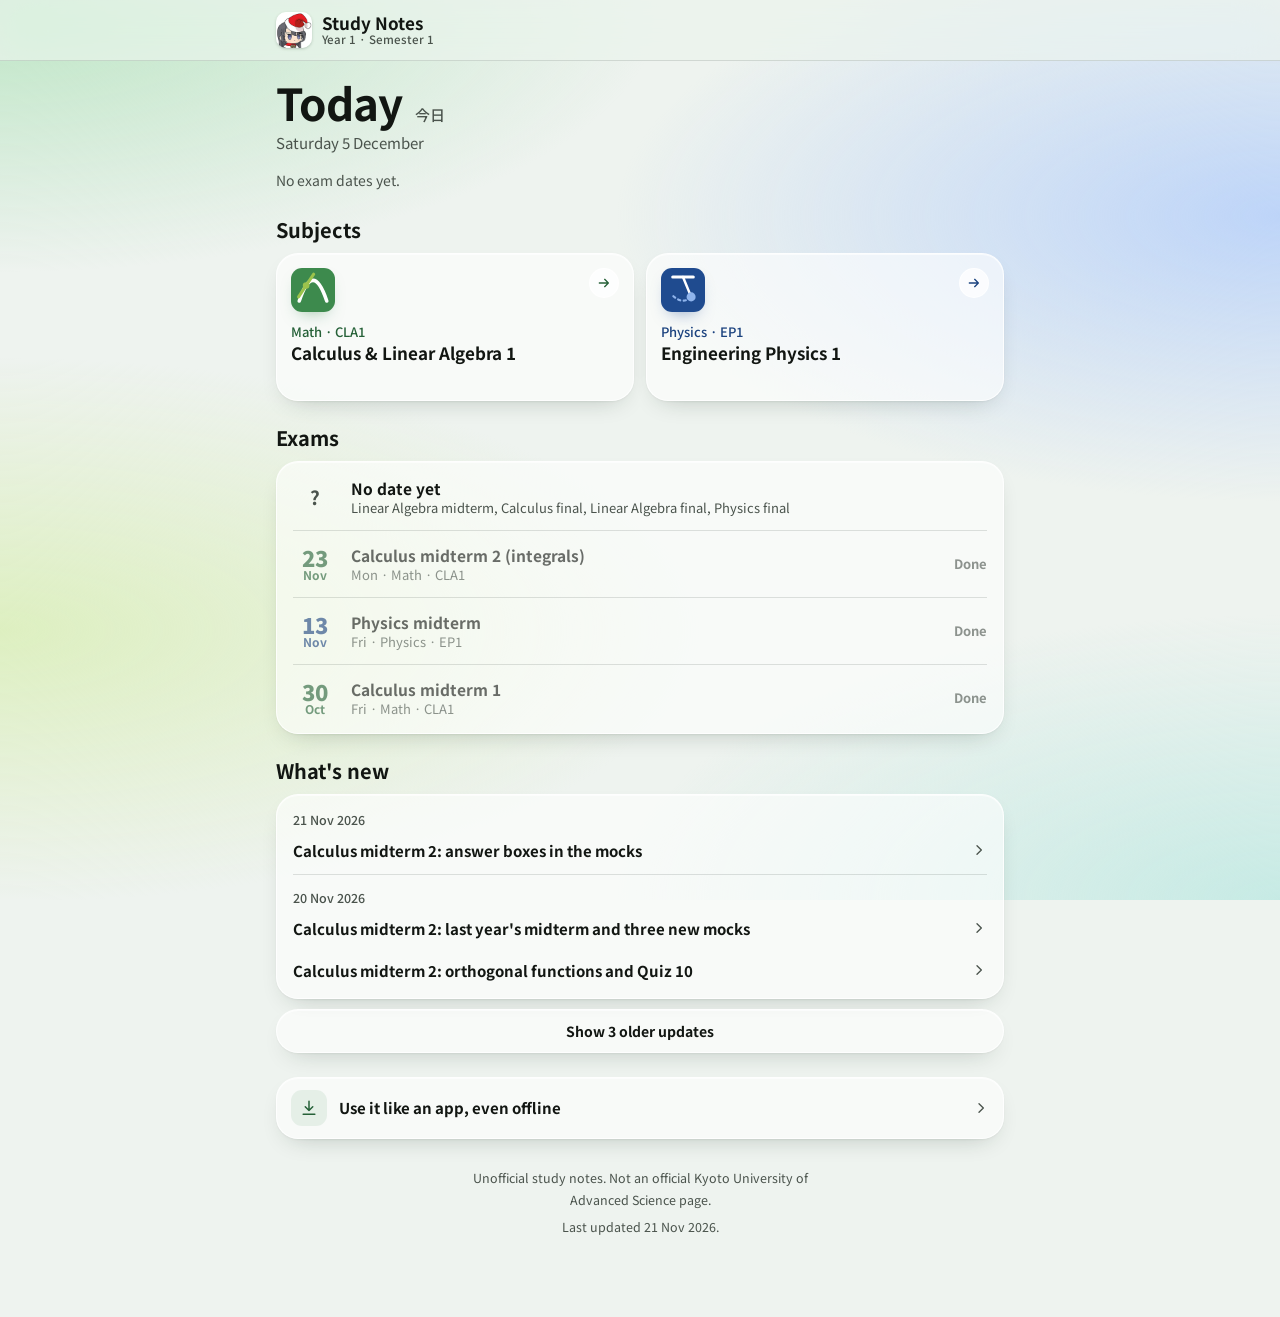
<file: index.html>
<!doctype html>
<html lang="en">
<head>
<meta charset="utf-8">
<meta name="viewport" content="width=device-width, initial-scale=1, viewport-fit=cover">
<!-- moving between pages cross-fades (a view transition); the rule comes before any style sheet the page links, or the browser may give the move up -->
<style>@media (prefers-reduced-motion: no-preference) { @view-transition { navigation: auto; } }</style>
<title>Study Notes · Year 1</title>
<meta name="description" content="Unofficial study notes for first-year KUAS engineering courses: summaries, practice problems with worked solutions, formula sheets, quizzes and mock exams.">
<meta name="robots" content="noindex, nofollow">
<meta property="og:type" content="website">
<meta property="og:site_name" content="Study Notes">
<meta property="og:title" content="Study Notes · Year 1">
<meta property="og:description" content="Unofficial notes for first-year engineering courses: key ideas, practice problems with worked solutions, formula sheets, quizzes and mock exams.">
<meta property="og:url" content="https://lmheew.github.io/y1-s1/">
<meta property="og:image" content="https://lmheew.github.io/y1-s1/og-home.png">
<meta property="og:image:width" content="1200">
<meta property="og:image:height" content="630">
<meta property="og:image:alt" content="Study Notes, Year 1: Calculus and Linear Algebra 1, and Engineering Physics 1">
<meta name="twitter:card" content="summary_large_image">
<meta name="theme-color" content="#ECF3EE" media="(prefers-color-scheme: light)">
<meta name="theme-color" content="#101713" media="(prefers-color-scheme: dark)">
<link rel="icon" href="favicon.png" type="image/png" sizes="64x64">
<link rel="apple-touch-icon" href="apple-touch-icon.png">
<link rel="manifest" href="manifest.webmanifest">
<link rel="preconnect" href="https://fonts.googleapis.com">
<link rel="preconnect" href="https://fonts.gstatic.com" crossorigin>
<link rel="stylesheet" href="https://fonts.googleapis.com/css2?family=Noto+Sans+JP:wght@400;500;700;900&display=swap">
<link rel="stylesheet" href="src/shared/totop.css">
<script src="src/shared/totop.js" defer></script>
<script>
  // follow the mode (light / dark / system) and the theme (Glass, Classic, Paper) picked on a subject page, and give the
  // browser's own bars the theme's colours (the same as THEME_EARLY in src/shared/build-lib.mjs)
  try {
    const o = JSON.parse(localStorage.getItem('cla1-midterm-review') || 'null') || {};
    if (o.theme === 'light' || o.theme === 'dark') document.documentElement.setAttribute('data-theme', o.theme);
    if (o.look === 'classic' || o.look === 'paper') {
      document.documentElement.setAttribute('data-look', o.look);
      const c = o.look === 'paper' ? ['#F4F0E7', '#1E1D1B'] : ['#FFFFFF', ''];
      document.querySelectorAll('meta[name="theme-color"]').forEach((m) => { const k = c[/dark/.test(m.media) ? 1 : 0]; if (k) m.content = k; });
    }
  } catch (e) { /* storage unavailable */ }
</script>
<style>
  /* Home, a "today" screen in the site's frosted glass: the next exam as a card of the subject's colour, where the
     reading was left, the two subjects side by side, every exam in one list, what's new, and offline use. The same
     wash, panels and bars as the subject pages (src/math/page.css): the bar is real glass (it blurs what scrolls
     under it), the cards are see-through panels without a blur of their own. Each subject keeps its colour (Math
     green, Physics a darker blue). Hand-written: edit it directly. */
  :root {
    --bg: #EEF3EF; --surface: #FFFFFF; --green: #3D8A4D; --green-text: #266138; --green-line: rgba(61, 138, 77, .36); --lime: #9CC34C; --lime-deep: #7BA831; --bar: #377E46; --bar-active: #2B6638;
    --ink: #121612; --ink-soft: #4A534C; --line: rgba(22, 36, 27, .13); --tint: rgba(61, 138, 77, .1); --amber: #7C4D08; --amber-tint: rgba(170, 110, 20, .14); --charcoal: #505050;
    --blue: #1F4B8F; --blue-text: #1C437F; --blue-tint: rgba(31, 75, 143, .09);
    --wash-1: #BCE5C4; --wash-2: #BDD4F8; --wash-3: #DDEFC0; --wash-4: #C6EAE4;
    --glass: rgba(255, 255, 255, .58); --glass-2: rgba(255, 255, 255, .74); --glass-edge: rgba(255, 255, 255, .8);
    --glass-shine: inset 0 1px 0 rgba(255, 255, 255, .6); --glass-shadow: 0 1px 2px rgba(18, 40, 28, .05), 0 10px 26px -14px rgba(18, 40, 28, .3);
    --bar-rgb: 236, 243, 238; --chrome: rgba(var(--bar-rgb), .72); --blur: saturate(1.7) blur(20px);
    --font: "Noto Sans JP", "Hiragino Sans", "Hiragino Kaku Gothic ProN", "Yu Gothic", Meiryo, system-ui, sans-serif;
    --on-bar: #FFFFFF;
    --totop-bottom: calc(20px + env(safe-area-inset-bottom, 0px)); /* no tab bar here, so the back-to-top button sits lower */
    color-scheme: light;
  }
  @media (prefers-color-scheme: dark) {
    :root:not([data-theme="light"]) {
      --bg: #0E1310; --surface: #151C17; --green: #5DB570; --green-text: #86CF95; --green-line: rgba(93, 181, 112, .4); --lime: #A6CF5A; --lime-deep: #8DB845; --bar: #2B6337; --bar-active: #1F4B29;
      --ink: #E6EDE7; --ink-soft: #A9B5AB; --line: rgba(255, 255, 255, .12); --tint: rgba(93, 181, 112, .13); --amber: #E8B564; --amber-tint: rgba(226, 171, 85, .14); --charcoal: #3A413C;
      --blue: #6F9BE0; --blue-text: #9DBDF0; --blue-tint: rgba(111, 155, 224, .15);
      --wash-1: #143F22; --wash-2: #132D5E; --wash-3: #27390C; --wash-4: #0A3534;
      --glass: rgba(255, 255, 255, .055); --glass-2: rgba(255, 255, 255, .09); --glass-edge: rgba(255, 255, 255, .11);
      --glass-shine: inset 0 1px 0 rgba(255, 255, 255, .07); --glass-shadow: 0 1px 2px rgba(0, 0, 0, .3), 0 12px 28px -14px rgba(0, 0, 0, .75);
      --bar-rgb: 16, 23, 19;
      color-scheme: dark;
    }
  }
  :root[data-theme="dark"] {
    --bg: #0E1310; --surface: #151C17; --green: #5DB570; --green-text: #86CF95; --green-line: rgba(93, 181, 112, .4); --lime: #A6CF5A; --lime-deep: #8DB845; --bar: #2B6337; --bar-active: #1F4B29;
    --ink: #E6EDE7; --ink-soft: #A9B5AB; --line: rgba(255, 255, 255, .12); --tint: rgba(93, 181, 112, .13); --amber: #E8B564; --amber-tint: rgba(226, 171, 85, .14); --charcoal: #3A413C;
    --blue: #6F9BE0; --blue-text: #9DBDF0; --blue-tint: rgba(111, 155, 224, .15);
    --wash-1: #143F22; --wash-2: #132D5E; --wash-3: #27390C; --wash-4: #0A3534;
    --glass: rgba(255, 255, 255, .055); --glass-2: rgba(255, 255, 255, .09); --glass-edge: rgba(255, 255, 255, .11);
    --glass-shine: inset 0 1px 0 rgba(255, 255, 255, .07); --glass-shadow: 0 1px 2px rgba(0, 0, 0, .3), 0 12px 28px -14px rgba(0, 0, 0, .75);
    --bar-rgb: 16, 23, 19;
    color-scheme: dark;
  }
  /* a browser that can't blur what is behind an element gets a nearly solid bar */
  @supports not ((backdrop-filter: blur(1px)) or (-webkit-backdrop-filter: blur(1px))) { :root { --chrome: rgba(var(--bar-rgb), .97); } }
  *, *::before, *::after { box-sizing: border-box; }
  [hidden] { display: none !important; }
  html { -webkit-text-size-adjust: 100%; }
  body { margin: 0; background: var(--bg); color: var(--ink); font-family: var(--font); font-size: 16px; line-height: 1.7; }
  /* the colour wash behind the page (as in page.css): four soft patches that stay put while the page scrolls */
  body::after { content: ""; position: fixed; z-index: -1; top: 0; left: 0; right: 0; height: 100vh; height: 100lvh; pointer-events: none;
    background: radial-gradient(72% 42% at 0% 0%, var(--wash-1), transparent 72%), radial-gradient(72% 44% at 100% 24%, var(--wash-2), transparent 72%),
      radial-gradient(76% 42% at 0% 70%, var(--wash-3), transparent 72%), radial-gradient(72% 44% at 100% 100%, var(--wash-4), transparent 72%); }
  p { margin: 0; }
  .wrap { max-width: 760px; margin-inline: auto; padding-left: max(16px, env(safe-area-inset-left, 0px)); padding-right: max(16px, env(safe-area-inset-right, 0px)); }
  :where(a, button, summary):focus-visible { outline: 2.5px solid var(--lime-deep); outline-offset: 3px; }
  svg.ic { width: 20px; height: 20px; fill: none; stroke: currentColor; stroke-width: 1.8; stroke-linecap: round; stroke-linejoin: round; flex: none; }
  .sr { position: absolute; width: 1px; height: 1px; overflow: hidden; clip: rect(0 0 0 0); clip-path: inset(50%); white-space: nowrap; }
  .nw { white-space: nowrap; }
  /* a panel: a see-through card with a light edge and a soft shadow */
  .resume, .subject, .tl, .news, .more, .offline { border: 1px solid var(--glass-edge); background: var(--glass); box-shadow: var(--glass-shine), var(--glass-shadow); }

  /* iOS and iPadOS 26+ blur the page under the Home Screen app's status bar unless a fixed, full-width box more than
     10 px tall sits at the top edge. This strip paints nothing, and the system fills the status bar with its colour:
     the bar's own, without its see-through part. */
  .sb-edge { position: fixed; top: 0; left: 0; right: 0; height: 12px; z-index: 2147483647; pointer-events: none;
    background-color: rgb(var(--bar-rgb)); -webkit-background-clip: text; background-clip: text; }
  @media print { .sb-edge { display: none; } }
  .appbar { position: sticky; top: 0; z-index: 20; padding-top: env(safe-area-inset-top, 0px); background: var(--chrome); border-bottom: 1px solid var(--line);
    -webkit-backdrop-filter: var(--blur); backdrop-filter: var(--blur); }
  .appbar-row { display: flex; align-items: center; height: 60px; }
  .brand { display: flex; align-items: center; gap: 10px; min-width: 0; color: var(--ink); text-decoration: none; }
  .brand img { width: 36px; height: 36px; flex: none; border-radius: 10px; box-shadow: 0 1px 3px rgba(18, 40, 28, .22); } /* the app icon (logo.png) */
  .brand-text { display: grid; line-height: 1.2; }
  .brand-text b { font-size: 17px; font-weight: 700; }
  .brand-text small { font-size: 11.5px; font-weight: 500; color: var(--ink-soft); }

  /* the page's title: large, on the page itself, with today's date under it */
  .band .wrap { padding-block: 16px 0; }
  .band-title { margin: 0; display: flex; flex-wrap: wrap; align-items: baseline; gap: 2px 12px; line-height: 1.15; }
  .band-title .en { font-size: clamp(34px, 9vw, 44px); font-weight: 700; letter-spacing: -.02em; }
  .band-title .jp { font-size: 15px; font-weight: 500; color: var(--ink-soft); }
  .band-lede { margin-top: 2px; font-size: 15px; color: var(--ink-soft); }

  main { padding-block: 14px 8px; display: grid; gap: 24px; }
  .sec-title { margin: 0 0 10px; font-size: 20px; font-weight: 700; line-height: 1.3; }
  .new-pill { display: inline-block; margin-left: 6px; padding: 2px 9px; border-radius: 999px; background: var(--lime); color: #1B2A0E;
    font-size: 11.5px; font-weight: 700; line-height: 1.3; vertical-align: middle; white-space: nowrap; }

  /* the next exam: a card of glass in its subject's colour, with the countdown, Practice progress and three ways in.
     Its colours are the same in light and dark mode (white text on the subject's deep colour). */
  .next { --h1: rgba(43, 102, 56, .92); --h2: rgba(55, 126, 70, .96); --h3: rgba(38, 122, 100, .95); --h-ink: #24592F; --h-glow: rgba(43, 102, 56, .55);
    position: relative; overflow: hidden; display: grid; gap: 8px; padding: 18px 18px 18px; border: 1px solid rgba(255, 255, 255, .38); border-radius: 26px; color: #FFFFFF;
    background: linear-gradient(150deg, var(--h1), var(--h2) 55%, var(--h3));
    box-shadow: inset 0 1px 0 rgba(255, 255, 255, .4), 0 2px 5px rgba(10, 30, 20, .1), 0 20px 38px -16px var(--h-glow); }
  .next.physics { --h1: rgba(23, 58, 112, .92); --h2: rgba(31, 75, 143, .96); --h3: rgba(36, 104, 160, .95); --h-ink: #173A70; --h-glow: rgba(23, 58, 112, .55); }
  .next::before { content: ""; position: absolute; inset: 0 0 58% 0; background: linear-gradient(180deg, rgba(255, 255, 255, .13), rgba(255, 255, 255, 0)); pointer-events: none; }
  .next > * { position: relative; }
  .nx-top { display: grid; grid-template-columns: auto minmax(0, 1fr) auto; align-items: center; gap: 0 12px; }
  .nx-top > svg { width: 40px; height: 40px; display: block; border-radius: 11px; box-shadow: 0 0 0 1px rgba(255, 255, 255, .45), 0 6px 14px -4px rgba(0, 0, 0, .35); }
  .nx-head { display: contents; }
  .nx-kicker { grid-column: 2; grid-row: 1; font-size: 14px; font-weight: 500; line-height: 1.3; color: rgba(255, 255, 255, .92); }
  .nx-left { grid-column: 3; grid-row: 1; padding: 6px 12px; border: 1px solid rgba(255, 255, 255, .38); border-radius: 999px; background: rgba(255, 255, 255, .2);
    font-size: 14.5px; font-weight: 700; line-height: 1.1; white-space: nowrap; font-variant-numeric: tabular-nums; }
  .next.soon .nx-left { border-color: transparent; background: #FFE9BE; color: #5F3C05; } /* a week or less to go */
  .nx-title { grid-column: 1 / -1; grid-row: 2; margin: 12px 0 0; font-size: 28px; font-weight: 700; line-height: 1.2; letter-spacing: -.01em; text-wrap: balance; }
  .nx-when { font-size: 15px; color: rgba(255, 255, 255, .92); }
  .prog { display: grid; gap: 6px; font-size: 14px; color: rgba(255, 255, 255, .92); }
  .prog-bar { display: flex; height: 8px; border-radius: 8px; background: rgba(255, 255, 255, .26); overflow: hidden; }
  .prog-bar i { display: block; height: 100%; background: #FFFFFF; }
  .prog-bar i.rev { background: #FFD27A; }
  .prog b { color: #FFFFFF; font-variant-numeric: tabular-nums; }
  .nx-btns { display: flex; flex-wrap: wrap; gap: 8px; margin-top: 8px; }
  .nx-btns a { display: inline-flex; align-items: center; min-height: 44px; padding: 0 18px; border-radius: 999px; font-size: 15px; font-weight: 700; line-height: 1.1; text-decoration: none; transition: transform .15s ease; }
  .nx-btns a:active { transform: scale(.97); }
  .nx-btns .go { background: rgba(255, 255, 255, .94); color: var(--h-ink); }
  .nx-btns .alt { border: 1px solid rgba(255, 255, 255, .42); background: rgba(255, 255, 255, .17); color: #FFFFFF; }
  @media (hover: hover) { .nx-btns .go:hover { background: #FFFFFF; } .nx-btns .alt:hover { background: rgba(255, 255, 255, .26); } }
  #next > .up-when { font-size: 14px; color: var(--ink-soft); }
  /* While site.json loads on a first visit, a quiet panel keeps the card's room, so the subjects under it don't jump
     when it comes in (later visits draw the card before the page shows, from the copy kept on the device). Its height
     is the card's, which depends on how the card's buttons wrap. */
  #next > .wait { display: grid; place-items: center; min-height: 334px; margin: 0; border: 1px solid var(--glass-edge); border-radius: 26px;
    background: var(--glass); box-shadow: var(--glass-shine), var(--glass-shadow); }
  @media (min-width: 438px) { #next > .wait { min-height: 282px; } }
  @media (min-width: 476px) { #next > .wait { min-height: 249px; } }

  /* where the reading was left */
  .resume { display: flex; align-items: center; gap: 12px; margin-top: 12px; min-height: 60px; padding: 10px 14px 10px 16px; border-radius: 20px; color: var(--ink); text-decoration: none; transition: transform .15s ease; }
  .resume:active, .subject:active { transform: scale(.985); }
  .resume > svg { width: 22px; height: 22px; flex: none; fill: none; stroke: var(--green-text); stroke-width: 1.8; stroke-linecap: round; stroke-linejoin: round; }
  .resume > svg.chev { width: 16px; height: 16px; stroke: var(--ink-soft); stroke-width: 2; }
  .rs-main { flex: 1; min-width: 0; display: grid; line-height: 1.35; }
  .rs-main b { font-size: 14.5px; }
  .rs-main small { font-size: 13px; color: var(--ink-soft); }
  @media (hover: hover) { .resume:hover, a.subject:hover, .more:hover { background: var(--glass-2); } }

  /* the two subjects, side by side */
  .subjects { display: grid; grid-template-columns: repeat(2, minmax(0, 1fr)); gap: 12px; }
  .subject { --c-text: var(--green-text); --c-glow: rgba(61, 138, 77, .5);
    position: relative; display: flex; flex-direction: column; align-items: flex-start; min-height: 148px; padding: 14px; border-radius: 22px; color: var(--ink); text-decoration: none; transition: transform .15s ease; }
  .subject.physics { --c-text: var(--blue-text); --c-glow: rgba(31, 75, 143, .5); }
  .s-icon { width: 44px; height: 44px; margin-bottom: 10px; border-radius: 12px; box-shadow: 0 8px 16px -8px var(--c-glow); }
  .s-icon svg { width: 100%; height: 100%; display: block; }
  .s-go { position: absolute; top: 14px; right: 14px; width: 30px; height: 30px; display: grid; place-items: center; border: 1px solid var(--glass-edge); border-radius: 50%; background: var(--glass-2); color: var(--c-text); }
  .s-go svg { width: 16px; height: 16px; fill: none; stroke: currentColor; stroke-width: 2; stroke-linecap: round; stroke-linejoin: round; }
  .s-kicker { font-size: 13px; font-weight: 500; line-height: 1.5; color: var(--c-text); }
  .s-title { margin-top: 1px; font-size: 17px; font-weight: 700; line-height: 1.28; text-wrap: balance; }

  /* every exam in one list: the ones to come (soonest first), those without a date in one row, then the ones done.
     The date is on the left in the subject's colour, how long is left on the right. */
  .tl { list-style: none; margin: 0; padding: 2px 16px; border-radius: 22px; }
  .tl-row { --c: var(--green); --c-text: var(--green-text); }
  .tl-row.physics { --c: var(--blue); --c-text: var(--blue-text); }
  .tl-row + .tl-row { border-top: 1px solid var(--line); }
  .tl-in { display: grid; grid-template-columns: 44px minmax(0, 1fr) auto; align-items: center; gap: 14px; min-height: 66px; padding: 11px 0; color: var(--ink); text-decoration: none; }
  .tl-date { display: grid; justify-items: center; line-height: 1.05; color: var(--c-text); }
  .tl-date b { font-size: 22px; font-weight: 900; letter-spacing: -.02em; font-variant-numeric: tabular-nums; }
  .tl-date small { font-size: 12px; font-weight: 700; }
  .tl-main { display: grid; min-width: 0; line-height: 1.35; }
  .tl-name { font-size: 15.5px; font-weight: 700; }
  .tl-sub, .tl-prog { font-size: 13px; color: var(--ink-soft); }
  .tl-prog b { color: var(--ink); font-variant-numeric: tabular-nums; }
  .tl-left { padding: 5px 11px; border: 1px solid var(--glass-edge); border-radius: 999px; background: var(--glass-2); color: var(--c-text); font-size: 13px; font-weight: 700; white-space: nowrap; font-variant-numeric: tabular-nums; }
  .tl-row.soon .tl-left { border-color: transparent; background: var(--amber-tint); color: var(--amber); }
  .tl-row.now .tl-left { border-color: transparent; background: var(--c); color: #FFFFFF; }
  .tl-row.done .tl-in { opacity: .62; }
  .tl-row.done .tl-left { padding: 0; border: 0; background: none; color: var(--ink-soft); }
  .tl-row.nodate .tl-date { color: var(--ink-soft); }
  .tl-row.nodate .tl-date b { font-size: 19px; font-weight: 700; }
  :root[data-theme="dark"] .tl-row.now .tl-left { color: #0E1310; }
  @media (prefers-color-scheme: dark) { :root:not([data-theme="light"]) .tl-row.now .tl-left { color: #0E1310; } }

  /* What's new: a headline per entry, tapped open for the whole note and its link; the older days wait behind a button */
  .news, .n-items { list-style: none; margin: 0; padding: 0; display: grid; }
  .news { padding: 2px 16px; border-radius: 22px; }
  .news.clip > .n-day.older { display: none; }
  .n-day + .n-day { border-top: 1px solid var(--line); }
  .n-date { margin: 0; padding-top: 12px; font-size: 12.5px; font-weight: 500; color: var(--ink-soft); }
  .n-items details > summary { display: flex; align-items: center; gap: 10px; min-height: 44px; padding: 6px 0 10px; list-style: none; cursor: pointer; font-size: 15px; font-weight: 700; line-height: 1.4; }
  .n-items li + li details > summary { padding-top: 2px; }
  .n-items details > summary::-webkit-details-marker { display: none; }
  .n-items summary .n-t { flex: 1; min-width: 0; }
  .n-items summary svg { width: 16px; height: 16px; flex: none; fill: none; stroke: var(--ink-soft); stroke-width: 2; stroke-linecap: round; stroke-linejoin: round; transition: transform .15s ease; }
  .n-items details[open] > summary svg { transform: rotate(90deg); }
  .n-text { margin: 0 0 10px; font-size: 14px; color: var(--ink-soft); }
  .n-open { display: inline-block; margin: -2px 0 12px; font-size: 14px; font-weight: 700; color: var(--green-text); }
  .more { appearance: none; width: 100%; min-height: 44px; margin-top: 10px; border-radius: 999px; color: var(--ink); font: 700 14px/1 var(--font); cursor: pointer; }

  /* offline use: one row that opens to say how */
  .offline { border-radius: 22px; }
  .offline > summary { display: flex; align-items: center; gap: 12px; min-height: 60px; padding: 10px 14px; list-style: none; cursor: pointer; font-size: 15px; font-weight: 700; line-height: 1.35; }
  .offline > summary::-webkit-details-marker { display: none; }
  .off-ic { width: 36px; height: 36px; flex: none; display: grid; place-items: center; border-radius: 11px; background: var(--tint); color: var(--green-text); }
  .offline > summary > span:nth-child(2) { flex: 1; min-width: 0; }
  .offline > summary > svg { width: 16px; height: 16px; flex: none; fill: none; stroke: var(--ink-soft); stroke-width: 2; stroke-linecap: round; stroke-linejoin: round; transition: transform .15s ease; }
  .offline[open] > summary > svg { transform: rotate(90deg); }
  .off-body { padding: 0 16px 16px; }
  .off-body p { font-size: 14px; color: var(--ink-soft); }
  .off-body p + p { margin-top: 8px; }
  .install { appearance: none; margin-top: 12px; display: inline-flex; align-items: center; gap: 8px; min-height: 44px; padding: 0 18px; border: 0; border-radius: 999px;
    background: var(--bar); color: var(--on-bar); font: 700 14px/1 var(--font); cursor: pointer; }
  @media (hover: hover) { .install:hover { background: var(--bar-active); } }
  .off-body .ok { color: var(--green-text); font-weight: 700; }

  .site-foot .wrap { padding-block: 20px calc(80px + env(safe-area-inset-bottom, 0px)); text-align: center; } /* room for the back-to-top button */
  .fine { max-width: 56ch; margin-inline: auto; font-size: 12.5px; color: var(--ink-soft); }
  .fine + .fine { margin-top: 6px; }

  /* ---------- Themes (picked in a subject page's appearance menu; src/shared/looks.css has the pages' side) ----------
     Classic: the look from before 14 Nov 2026 (white page, a band with the title in green over a green rule, square
     cards with a coloured edge). Paper: cream paper or warm charcoal, greys only, serif text, ink buttons. Both are
     solid: no wash, no blur. The script at the top of the head sets data-look before the first paint. */
  :root:is([data-look="classic"], [data-look="paper"]) { --glass-shine: 0 0 #0000; --chrome: rgb(var(--bar-rgb)); --blur: none; }
  :root:is([data-look="classic"], [data-look="paper"]) body::after { display: none; }
  :root:is([data-look="classic"], [data-look="paper"]) .next::before { display: none; }

  :root[data-look="classic"] { --band: #1B261E; --glass: var(--surface); --glass-2: var(--surface); --glass-edge: rgba(255, 255, 255, .14); --glass-shadow: 0 0 #0000; }
  /* light mode only: the white page, the pale green band and white bars (dark mode keeps its page colours) */
  :root[data-look="classic"][data-theme="light"] { --bg: #FFFFFF; --band: #DEE6DD; --glass-edge: var(--line); --bar-rgb: 255, 255, 255; }
  @media (prefers-color-scheme: light) { :root[data-look="classic"]:not([data-theme="dark"]) { --bg: #FFFFFF; --band: #DEE6DD; --glass-edge: var(--line); --bar-rgb: 255, 255, 255; } }
  :root[data-look="classic"] .appbar { background: var(--surface); }
  :root[data-look="classic"] .band { background: var(--band); border-bottom: 5px solid var(--green); }
  :root[data-look="classic"] .band .wrap { padding-block: 16px 14px; }
  :root[data-look="classic"] .band-title .en { font-size: clamp(30px, 8vw, 40px); letter-spacing: .04em; color: var(--green); }
  :root[data-look="classic"] .band-title .jp { position: relative; padding-left: 22px; font-weight: 700; color: var(--ink); }
  :root[data-look="classic"] .band-title .jp::before { content: ""; position: absolute; left: 6px; top: 50%; width: 2px; height: 26px; background: var(--ink); transform: translateY(-58%) rotate(24deg); }
  :root[data-look="classic"] main { padding-top: 22px; }
  :root[data-look="classic"] .sec-title { padding-bottom: 8px; border-bottom: 2px solid var(--green); font-size: 19px; }
  :root[data-look="classic"] :is(.resume, .subject, .tl, .news, .offline) { border: 1.5px solid var(--line); border-radius: 4px; background: var(--surface); box-shadow: none; }
  :root[data-look="classic"] .subject { border-color: var(--c-text); }
  :root[data-look="classic"] .resume, :root[data-look="classic"] .offline { border-style: dashed; border-color: var(--green); }
  :root[data-look="classic"] .more { border: 1.5px solid var(--line); background: var(--surface); box-shadow: none; }
  :root[data-look="classic"] .s-kicker, :root[data-look="classic"] .nx-kicker { font-size: 11.5px; font-weight: 700; letter-spacing: .08em; text-transform: uppercase; }
  :root[data-look="classic"] .s-icon { box-shadow: none; }
  :root[data-look="classic"] .s-go { border-color: var(--c-text); background: var(--surface); }
  /* the next exam: a white card with the subject's coloured edge, as "Next up" was */
  :root[data-look="classic"] .next { border: 2px solid var(--h2); border-radius: 6px; background: var(--surface); color: var(--ink); box-shadow: none; }
  :root[data-look="classic"] .next { --h1: var(--green); --h2: var(--green); --h-ink: var(--green-text); }
  :root[data-look="classic"] .next.physics { --h1: var(--blue); --h2: var(--blue); --h-ink: var(--blue-text); }
  :root[data-look="classic"] :is(.nx-kicker, .nx-left) { color: var(--h-ink); }
  :root[data-look="classic"] :is(.nx-when, .prog) { color: var(--ink-soft); }
  :root[data-look="classic"] .prog b { color: var(--ink); }
  :root[data-look="classic"] .prog-bar { background: var(--line); }
  :root[data-look="classic"] .prog-bar i { background: var(--h1); }
  :root[data-look="classic"] .prog-bar i.rev { background: var(--amber); }
  :root[data-look="classic"] .nx-left { border-color: var(--h1); background: none; }
  :root[data-look="classic"] .next.soon .nx-left { border-color: transparent; background: var(--amber-tint); color: var(--amber); }
  :root[data-look="classic"] .nx-top > svg { box-shadow: none; }
  :root[data-look="classic"] .nx-btns .go { background: var(--h1); color: #FFFFFF; }
  :root[data-look="classic"] .nx-btns .alt { border: 1.5px solid var(--h1); background: var(--surface); color: var(--h-ink); }
  :root[data-look="classic"][data-theme="dark"] .nx-btns .go { color: #0E1310; }
  @media (prefers-color-scheme: dark) { :root[data-look="classic"]:not([data-theme="light"]) .nx-btns .go { color: #0E1310; } }

  :root[data-look="paper"] {
    --bg: #F4F0E7; --surface: #FBF9F4; --green: #2E2B26; --green-text: #4F4A42; --green-line: rgba(46, 43, 38, .3); --lime: #C9C1B2; --lime-deep: #857D70; --bar: #2E2B26; --bar-active: #191714;
    --ink: #23211D; --ink-soft: #625D54; --line: rgba(46, 43, 38, .13); --tint: rgba(46, 43, 38, .055); --amber: #5E584F; --amber-tint: rgba(46, 43, 38, .1); --charcoal: #4A463F;
    --blue: #2E2B26; --blue-text: #4F4A42; --blue-tint: rgba(46, 43, 38, .055);
    --glass: #FBF9F4; --glass-2: #FFFDF9; --glass-edge: #E2DCD0; --glass-shadow: 0 1px 2px rgba(60, 48, 28, .04);
    --bar-rgb: 244, 240, 231; --on-bar: #FBF9F4;
    --font: ui-serif, "New York", "Iowan Old Style", "Palatino Linotype", Palatino, Georgia, "Hiragino Mincho ProN", "Yu Mincho", YuMincho, "Noto Serif JP", "Noto Serif CJK JP", serif;
    --ui-font: system-ui, -apple-system, BlinkMacSystemFont, "Segoe UI", "Hiragino Sans", "Noto Sans JP", sans-serif;
    color-scheme: light;
  }
  :root[data-look="paper"][data-theme="dark"] {
    --bg: #1E1D1B; --surface: #282724; --green: #E4DFD5; --green-text: #CCC6BA; --green-line: rgba(236, 232, 224, .3); --lime: #B9B2A5; --lime-deep: #A29B8E; --bar: #E4DFD5; --bar-active: #F3EFE8;
    --ink: #ECE8DF; --ink-soft: #A8A297; --line: rgba(255, 248, 235, .1); --tint: rgba(236, 232, 224, .06); --amber: #BFB7A9; --amber-tint: rgba(236, 232, 224, .09); --charcoal: #3A3935;
    --blue: #E4DFD5; --blue-text: #CCC6BA; --blue-tint: rgba(236, 232, 224, .06);
    --glass: #262522; --glass-2: #2E2D2A; --glass-edge: rgba(255, 248, 235, .08); --glass-shadow: 0 0 #0000;
    --bar-rgb: 30, 29, 27; --on-bar: #1E1D1B;
    color-scheme: dark;
  }
  @media (prefers-color-scheme: dark) {
    :root[data-look="paper"]:not([data-theme="light"]) {
      --bg: #1E1D1B; --surface: #282724; --green: #E4DFD5; --green-text: #CCC6BA; --green-line: rgba(236, 232, 224, .3); --lime: #B9B2A5; --lime-deep: #A29B8E; --bar: #E4DFD5; --bar-active: #F3EFE8;
      --ink: #ECE8DF; --ink-soft: #A8A297; --line: rgba(255, 248, 235, .1); --tint: rgba(236, 232, 224, .06); --amber: #BFB7A9; --amber-tint: rgba(236, 232, 224, .09); --charcoal: #3A3935;
      --blue: #E4DFD5; --blue-text: #CCC6BA; --blue-tint: rgba(236, 232, 224, .06);
      --glass: #262522; --glass-2: #2E2D2A; --glass-edge: rgba(255, 248, 235, .08); --glass-shadow: 0 0 #0000;
      --bar-rgb: 30, 29, 27; --on-bar: #1E1D1B;
      color-scheme: dark;
    }
  }
  :root[data-look="paper"] body { font-size: 16.5px; }
  :root[data-look="paper"] :is(.brand-text small, .nx-kicker, .nx-left, .nx-when, .prog, .nx-btns a, .s-kicker, .tl-date small, .tl-sub, .tl-prog, .tl-left,
    .n-date, .new-pill, .more, .install, .rs-main small, .up-when, .off-body .ok, .n-open) { font-family: var(--ui-font); }
  :root[data-look="paper"] .band-title .en { font-weight: 500; letter-spacing: -.015em; }
  :root[data-look="paper"] :is(.sec-title, .nx-title, .s-title, .brand-text b) { font-weight: 600; }
  :root[data-look="paper"] :is(.resume, .subject, .tl, .news, .offline) { border-radius: 14px; }
  :root[data-look="paper"] .more { border-radius: 12px; }
  :root[data-look="paper"] .subject { --c-glow: rgba(40, 30, 10, .2); }
  /* the badges in ink (their colours are written in the SVG) */
  :root[data-look="paper"] :is(.s-icon, .nx-top) svg rect { fill: var(--bar); }
  :root[data-look="paper"] :is(.s-icon, .nx-top) svg [stroke="#FFFFFF"] { stroke: var(--on-bar); }
  :root[data-look="paper"] :is(.s-icon, .nx-top) svg :is([stroke="#9CC34C"], [stroke="#8FB4EC"]) { stroke: var(--lime); }
  :root[data-look="paper"] :is(.s-icon, .nx-top) svg :is([fill="#9CC34C"], [fill="#8FB4EC"]) { fill: var(--lime); }
  :root[data-look="paper"] .next .nx-top svg rect { fill: #FBF9F4; }
  :root[data-look="paper"] .next .nx-top svg [stroke="#FFFFFF"] { stroke: #2E2B26; }
  :root[data-look="paper"] .s-go { color: var(--ink); }
  :root[data-look="paper"] .new-pill { padding: 1px 8px; border: 1px solid var(--green-line); background: transparent; color: var(--ink); font-weight: 600; }
  /* the next exam: a card of ink (warm charcoal, a step lighter than the page, in dark mode) */
  :root[data-look="paper"] .next { --h1: #2E2B26; --h2: #2E2B26; --h3: #2E2B26; --h-ink: #2E2B26; --h-glow: rgba(40, 30, 10, .3); border-color: transparent; border-radius: 16px; }
  :root[data-look="paper"] .next.soon .nx-left { background: #ECE7DC; color: #2E2B26; }
  :root[data-look="paper"] .nx-btns .go { background: #FBF9F4; }
  :root[data-look="paper"][data-theme="dark"] .next { --h1: #34332F; --h2: #34332F; --h3: #34332F; --h-ink: #1E1D1B; --h-glow: rgba(0, 0, 0, .5); border-color: rgba(255, 248, 235, .08); }
  :root[data-look="paper"][data-theme="dark"] .nx-btns .go { background: #ECE8DF; }
  @media (prefers-color-scheme: dark) {
    :root[data-look="paper"]:not([data-theme="light"]) .next { --h1: #34332F; --h2: #34332F; --h3: #34332F; --h-ink: #1E1D1B; --h-glow: rgba(0, 0, 0, .5); border-color: rgba(255, 248, 235, .08); }
    :root[data-look="paper"]:not([data-theme="light"]) .nx-btns .go { background: #ECE8DF; }
  }

  /* Moving between pages (see page.css; the rule that switches it on is at the top of the head): a tap on a link
     cross-fades to its page, and the subject's badge glides from its card here to the page's app bar and back. After
     a tap inside the next-exam card, that card's badge is the one that glides (.from-next, set by the script below).
     Each name may be on the page only once. */
  ::view-transition-old(root), ::view-transition-new(root) { animation-duration: .26s; }
  #card-math .s-icon { view-transition-name: badge-math; }
  #card-physics .s-icon { view-transition-name: badge-physics; }
  :root.from-next #card-math .s-icon, :root.from-next #card-physics .s-icon { view-transition-name: none; }
  :root.from-next .next.math .nx-top > svg { view-transition-name: badge-math; }
  :root.from-next .next.physics .nx-top > svg { view-transition-name: badge-physics; }
  ::view-transition-group(badge-math), ::view-transition-group(badge-physics) { animation-duration: .38s; animation-timing-function: cubic-bezier(.3, .85, .3, 1); }
  @media (prefers-reduced-motion: reduce) {
    *, *::before, *::after { transition: none !important; animation: none !important; }
  }
  @media print { body::after { display: none; } .appbar { position: static; } }
</style>
</head>
<body>
<div class="sb-edge" aria-hidden="true"></div>
<header class="appbar"><div class="wrap appbar-row">
  <a class="brand" href="./" aria-label="Study Notes, home">
    <img src="logo.png" width="36" height="36" alt="">
    <span class="brand-text"><b>Study Notes</b><small>Year 1 · Semester 1</small></span>
  </a>
</div></header>

<div class="band"><div class="wrap">
  <h1 class="band-title"><span class="en">Today</span><span class="jp" lang="ja">今日</span></h1>
  <p class="band-lede" id="today">Notes for first-year engineering courses: key ideas, practice problems, formula sheets, quizzes and mock exams.</p>
</div></div>

<main class="wrap">
  <section aria-labelledby="next-title">
    <h2 class="sr" id="next-title">Next exam</h2>
    <div id="next"><p class="up-when wait">Loading…</p></div>
    <a class="resume" id="resume" href="./" hidden><svg viewBox="0 0 24 24" aria-hidden="true"><path d="M4.5 12a7.5 7.5 0 1 0 2.2-5.3"/><path d="M4.5 4.5v3.2h3.2"/><path d="M12 8.5V12l2.5 2"/></svg><span class="rs-main"><b>Pick up where you left off</b><small id="resume-where"></small></span><svg class="chev" viewBox="0 0 24 24" aria-hidden="true"><path d="M9 5.5l6.5 6.5L9 18.5"/></svg></a>
  </section>

  <section aria-labelledby="subj-title">
    <h2 class="sec-title" id="subj-title">Subjects</h2>
    <div class="subjects">
      <a class="subject math" href="math/" id="card-math">
        <span class="s-icon"><svg viewBox="0 0 32 32" aria-hidden="true"><rect width="32" height="32" rx="8" fill="#3D8A4D"/><path d="M6 24Q16 -6 26 24" fill="none" stroke="#FFFFFF" stroke-width="2.6" stroke-linecap="round"/><path d="M5.5 21L16.5 4.5" fill="none" stroke="#9CC34C" stroke-width="2.2" stroke-linecap="round"/><circle cx="11" cy="12.75" r="2.4" fill="#9CC34C"/></svg></span>
        <span class="s-kicker">Math · CLA1</span>
        <span class="s-title">Calculus &amp; Linear Algebra 1</span>
        <span class="s-go" aria-hidden="true"><svg viewBox="0 0 24 24"><path d="M5 12h13M13 6.5l5.5 5.5-5.5 5.5"/></svg></span>
      </a>
      <a class="subject physics" href="physics/" id="card-physics">
        <span class="s-icon"><svg viewBox="0 0 32 32" aria-hidden="true"><rect width="32" height="32" rx="8" fill="#1F4B8F"/><path d="M8.5 6.5h15" stroke="#FFFFFF" stroke-width="2.2" stroke-linecap="round"/><path d="M16 6.5L21.2 19.2" stroke="#FFFFFF" stroke-width="1.8" stroke-linecap="round"/><path d="M9 20.5Q16 27 23 20.5" fill="none" stroke="#8FB4EC" stroke-width="1.6" stroke-linecap="round" stroke-dasharray="1.6 2.6"/><circle cx="21.9" cy="21" r="3.3" fill="#8FB4EC"/></svg></span>
        <span class="s-kicker">Physics · EP1</span>
        <span class="s-title">Engineering Physics 1</span>
        <span class="s-go" aria-hidden="true"><svg viewBox="0 0 24 24"><path d="M5 12h13M13 6.5l5.5 5.5-5.5 5.5"/></svg></span>
      </a>
    </div>
  </section>

  <section aria-labelledby="exams-title">
    <h2 class="sec-title" id="exams-title">Exams</h2>
    <ol class="tl" id="exam-list"></ol>
  </section>

  <section aria-labelledby="news-title">
    <h2 class="sec-title" id="news-title">What's new</h2>
    <ul class="news clip" id="news"></ul>
    <button type="button" class="more" id="news-more" hidden></button>
  </section>

  <details class="offline" id="offline">
    <summary><span class="off-ic"><svg class="ic" viewBox="0 0 24 24" aria-hidden="true"><path d="M12 4v11M7.5 10.5 12 15l4.5-4.5M5 19.5h14"/></svg></span><span id="off-title">Use it like an app, even offline</span><svg viewBox="0 0 24 24" aria-hidden="true"><path d="M9 5.5l6.5 6.5L9 18.5"/></svg></summary>
    <div class="off-body">
      <p>Add the site to your home screen. Each page you open is saved on the device, so it works without a signal, and it updates itself when you're back online.</p>
      <p id="off-ios" hidden>On iPhone or iPad: tap the Share button in Safari, then <b>Add to Home Screen</b>.</p>
      <p id="off-other">On Android or a computer: use the button below, or your browser's menu (<b>Install app</b> or <b>Add to Home screen</b>).</p>
      <button type="button" class="install" id="install" hidden>Install Study Notes</button>
      <p class="ok" id="off-done" hidden>Installed: you're using the app version.</p>
    </div>
  </details>
</main>

<footer class="site-foot"><div class="wrap">
  <p class="fine">Unofficial study notes. Not an official Kyoto University of Advanced Science page.</p>
  <p class="fine" id="updated" hidden>Last updated <time></time>.</p>
</div></footer>

<script>
  (() => {
    const DAY = 86400000;
    const $ = (s) => document.querySelector(s);
    const esc = (s) => String(s).replace(/[&<>"]/g, (c) => ({ '&': '&amp;', '<': '&lt;', '>': '&gt;', '"': '&quot;' }[c]));
    const CHEV = '<svg viewBox="0 0 24 24" aria-hidden="true"><path d="M9 5.5l6.5 6.5L9 18.5"/></svg>';
    const fresh = (date) => { const t = new Date(date + 'T00:00:00+09:00').getTime(); return Date.now() - t < 14 * DAY && Date.now() >= t - DAY; };
    const todayJST = () => new Date(new Date().toLocaleDateString('en-CA', { timeZone: 'Asia/Tokyo' }) + 'T00:00:00+09:00').getTime();
    // an exam links to its own page (page in site.json), or else to its subject's page
    const COURSE_PAGE = { math: 'math/', physics: 'physics/' };
    // pages that hold only past exams so far (no Practice or night-before sheet yet): the next-exam card opens their Exams
    const EXAMS_ONLY = ['math/linear-algebra/', 'math/calculus-final/'];
    // each subject's badge and short name, as its card shows them (read before a New label is added to the card)
    const BADGE = { math: $('#card-math .s-icon').innerHTML, physics: $('#card-physics .s-icon').innerHTML };
    const SHORT = { math: $('#card-math .s-kicker').textContent, physics: $('#card-physics .s-kicker').textContent };
    // what the exam pages record for this device (page.js): each page's Practice progress and where it was left
    let pages = {};
    try { pages = JSON.parse(localStorage.getItem('study-pages') || 'null') || {}; } catch (e) { pages = {}; }
    function progress(page, hero) {
      const p = page && pages[page];
      if (!p || !p.total) return hero && page ? '<div class="prog"><span>Practice: not started yet</span></div>' : '';
      const pc = (n) => Math.max(0, Math.min(100, (100 * n) / p.total)).toFixed(1) + '%';
      const text = `Practice: <b>${p.got}</b> of ${p.total} got it${p.rev ? ` · <b>${p.rev}</b> to review` : ''}`;
      return hero ? `<div class="prog"><div class="prog-bar" role="img" aria-label="${p.got} of ${p.total} practice problems got it, ${p.rev || 0} to review"><i style="width:${pc(p.got)}"></i><i class="rev" style="width:${pc(p.rev || 0)}"></i></div><span>${text}</span></div>`
        : `<span class="tl-prog">${text}</span>`;
    }

    function exams(list) {
      const today = todayJST();
      const dayOf = (x, opts) => new Date(x.date + 'T12:00:00+09:00').toLocaleDateString('en-GB', { timeZone: 'Asia/Tokyo', ...opts });
      const rows = list.filter((x) => x.date).map((x) => {
        const days = Math.round((new Date(x.date + 'T00:00:00+09:00').getTime() - today) / DAY);
        return { x, days, left: days < 0 ? 'Done' : days === 0 ? 'Today' : days === 1 ? 'Tomorrow' : `in ${days} days` };
      });
      const coming = rows.filter((r) => r.days >= 0).sort((a, b) => a.days - b.days);
      const done = rows.filter((r) => r.days < 0).sort((a, b) => b.days - a.days);
      const undated = list.filter((x) => !x.date);

      // the soonest exam: how long is left, its Practice progress, and its page, Practice and night-before sheet
      const hero = coming[0];
      if (hero) {
        const { x, days, left } = hero;
        const go = x.page || COURSE_PAGE[x.subject];
        const when = dayOf(x, { weekday: 'short', day: 'numeric', month: 'short' }) + (x.time ? ' · ' + x.time : '');
        $('#next').innerHTML = `<article class="next ${x.subject}${days <= 7 ? ' soon' : ''}" id="next-exam">
          <div class="nx-top">${BADGE[x.subject] || ''}<div class="nx-head"><span class="nx-kicker">${esc(x.course)}</span><h3 class="nx-title">${esc(x.name)}</h3></div><div class="nx-left">${left}</div></div>
          <p class="nx-when">${esc(when)}</p>
          ${EXAMS_ONLY.includes(x.page) ? '' : progress(x.page, true)}
          <div class="nx-btns"><a class="go" href="${go}">Open</a>${!x.page ? '' : EXAMS_ONLY.includes(x.page) ? `<a class="alt" href="${x.page}#exams">Past exams</a>` : `<a class="alt" href="${x.page}#practice">Practice</a><a class="alt" href="${x.page}#night">Night-before sheet</a>`}</div>
        </article>`;
      } else $('#next').innerHTML = '<p class="up-when">No exam dates yet.</p>';

      // every exam in one list: to come (soonest first), no date yet (one row), then done (the latest first)
      const row = ({ x, days, left }) => {
        const href = x.page ? x.page + '#exams' : COURSE_PAGE[x.subject];
        const cls = days < 0 ? ' done' : days === 0 ? ' now' : days <= 7 ? ' soon' : '';
        const inner = `<time class="tl-date" datetime="${esc(x.date)}"><b>${esc(dayOf(x, { day: 'numeric' }))}</b><small>${esc(dayOf(x, { month: 'short' }))}</small></time>
          <span class="tl-main"><b class="tl-name">${esc(x.name)}</b><span class="tl-sub"><span class="nw">${esc(dayOf(x, { weekday: 'short' }) + (x.time ? ', ' + x.time : ''))}</span> · <span class="nw">${esc(SHORT[x.subject] || x.course)}</span></span>${progress(x.page, false)}</span>
          <span class="tl-left">${left}</span>`;
        return `<li class="tl-row ${x.subject}${cls}">${href ? `<a class="tl-in" href="${href}">${inner}</a>` : `<div class="tl-in">${inner}</div>`}</li>`;
      };
      const later = undated.length ? `<li class="tl-row nodate"><div class="tl-in"><span class="tl-date" aria-hidden="true"><b>?</b></span>
          <span class="tl-main"><b class="tl-name">No date yet</b><span class="tl-sub">${undated.map((x) => `<span class="nw">${esc(x.name)}</span>`).join(', ')}</span></span></div></li>` : '';
      $('#exam-list').innerHTML = coming.map(row).join('') + later + done.map(row).join('');
    }

    // the page and spot this device was on last (study-pages, page.js), if it was in the last 30 days
    const TAB_NAME = { summary: 'Summary', practice: 'Practice', formulas: 'Formulas', quizzes: 'Quizzes', exams: 'Exams', night: 'Night-before sheet' };
    const ago = (t) => {
      const m = Math.round((Date.now() - t) / 60000);
      return m < 2 ? 'just now' : m < 60 ? `${m} min ago` : m < 1440 ? `${Math.round(m / 60)} h ago` : m < 2880 ? 'yesterday' : `${Math.round(m / 1440)} days ago`;
    };
    (() => {
      const last = Object.entries(pages).filter(([, p]) => p && p.name && p.t && Date.now() - p.t < 30 * DAY).sort((a, b) => b[1].t - a[1].t)[0];
      if (!last) return;
      const [path, p] = last;
      const link = $('#resume');
      link.href = path + (TAB_NAME[p.tab] ? '#' + p.tab : '');
      $('#resume-where').textContent = [p.name, TAB_NAME[p.tab], p.label].filter(Boolean).join(' · ') + ' · ' + ago(p.t);
      link.addEventListener('click', () => { try { sessionStorage.setItem('study-resume', JSON.stringify({ path, at: p.at || '' })); } catch (e) { /* ignore */ } });
      link.hidden = false;
    })();
    $('#today').textContent = new Date().toLocaleDateString('en-GB', { weekday: 'long', day: 'numeric', month: 'long', timeZone: 'Asia/Tokyo' });
    // moving to another page: after a tap inside the next-exam card, that card's badge is the one that glides to the
    // page's app bar (.from-next in the style above); after any other tap, the subject card's
    document.addEventListener('click', (e) => {
      const a = e.target.closest && e.target.closest('a[href]');
      if (a) document.documentElement.classList.toggle('from-next', Boolean(a.closest('.next')));
    }, true);
    // "New" only for what this device hasn't seen yet, like the Math page (same keys, see page.js): What's new
    // marks a day's entries until the home page has shown them once (they stay for the rest of that visit), and
    // a subject's card until that subject's page has been opened since its newest update.
    const SEEN_KEY = 'study-seen', START_KEY = 'study-seen-start';
    const storage = (kind) => { try { return window[kind] || null; } catch (e) { return null; } };
    const readSeen = (store, key) => {
      try { const v = JSON.parse((store && store.getItem(key)) || 'null'); return v && typeof v === 'object' ? v : null; } catch (e) { return null; }
    };
    const seen = readSeen(storage('localStorage'), SEEN_KEY) || {};
    let start = readSeen(storage('sessionStorage'), START_KEY);
    if (!start) {
      start = { ...seen };
      try { storage('sessionStorage').setItem(START_KEY, JSON.stringify(start)); } catch (e) { /* ignore */ }
    }
    const unseen = (date, key, base) => Boolean(date) && fresh(date) && !(base[key] >= date);
    const PILL = ' <span class="new-pill">New</span>';

    // the latest six entries, grouped under their date. The two newest days show, and so does every day that is
    // New here; the days before those wait behind a button.
    function news(list) {
      const latest = list.slice().sort((a, b) => (a.date < b.date ? 1 : a.date > b.date ? -1 : 0)).slice(0, 6);
      const days = [];
      latest.forEach((n) => { const g = days[days.length - 1]; if (g && g.date === n.date) g.items.push(n); else days.push({ date: n.date, items: [n] }); });
      const shown = Math.max(2, 1 + days.reduce((last, g, i) => (unseen(g.date, 'news', start) ? i : last), -1));
      $('#news').innerHTML = days.map((g, i) => {
        const d = new Date(g.date + 'T12:00:00+09:00').toLocaleDateString('en-GB', { day: 'numeric', month: 'short', year: 'numeric', timeZone: 'Asia/Tokyo' });
        const items = g.items.map((n) => `<li><details><summary><span class="n-t">${esc(n.title || n.text)}</span>${CHEV}</summary><p class="n-text">${esc(n.text)}</p>${n.link ? `<a class="n-open" href="${esc(n.link)}">Open this page</a>` : ''}</details></li>`).join('');
        return `<li class="n-day${i >= shown ? ' older' : ''}"><p class="n-date"><time class="nw" datetime="${esc(g.date)}">${esc(d)}</time>${unseen(g.date, 'news', start) ? PILL : ''}</p><ul class="n-items">${items}</ul></li>`;
      }).join('');
      const older = days.slice(shown).reduce((n, g) => n + g.items.length, 0);
      const more = $('#news-more');
      more.hidden = !older || !$('#news').classList.contains('clip');
      more.textContent = `Show ${older} older update${older === 1 ? '' : 's'}`;
      more.onclick = () => { $('#news').classList.remove('clip'); more.hidden = true; };
      const newest = latest.length ? latest[0].date : '';
      if (newest) {
        const t = $('#updated time');
        t.dateTime = newest;
        t.textContent = new Date(newest + 'T12:00:00+09:00').toLocaleDateString('en-GB', { day: 'numeric', month: 'short', year: 'numeric', timeZone: 'Asia/Tokyo' });
        $('#updated').hidden = false;
      }
      if (newest && !(seen.news >= newest)) {
        seen.news = newest;
        try { storage('localStorage').setItem(SEEN_KEY, JSON.stringify(seen)); } catch (e) { /* ignore */ }
      }
      // each exam page keeps its own key in study-seen (page.js); an entry belongs to the page it links to, and the
      // rest to its subject's key. A subject's card is New while any of its entries is new to that key.
      const PAGE_KEYS = { math: [['math/integrals/', 'math-integrals'], ['math/linear-algebra/', 'math-linear-algebra'], ['math/calculus-final/', 'math-calculus-final']], physics: [['physics/final/', 'physics-final']] };
      const keyOf = (n, subj) => { const p = PAGE_KEYS[subj].find(([pre]) => (n.link || '').startsWith(pre)); return p ? p[1] : subj; };
      for (const subj of ['math', 'physics']) {
        const mine = list.filter((n) => n.subject === subj || n.subject === 'all');
        const kicker = $('#card-' + subj + ' .s-kicker'), pill = kicker.querySelector('.new-pill');
        const isNew = mine.some((n) => unseen(n.date, keyOf(n, subj), seen));
        if (isNew && !pill) kicker.insertAdjacentHTML('beforeend', PILL);
        if (!isNew && pill) {
          const space = pill.previousSibling; // PILL's space before the label
          pill.remove();
          if (space && space.nodeType === Node.TEXT_NODE && space.textContent === ' ') space.remove();
        }
      }
    }

    // site.json: the exams and What's new. The device keeps a copy of it (study-site), so a visit draws them from that
    // at once, before the page first shows, and nothing moves when the network's copy comes in: it is drawn again
    // only if it differs (a first visit waits for the network, with the card's room kept).
    const SITE_KEY = 'study-site';
    let drawn = '';
    function draw(text) {
      if (!text || text === drawn) return;
      const d = JSON.parse(text);
      exams(d.exams || []); news(d.news || []);
      drawn = text;
    }
    try { draw(storage('localStorage').getItem(SITE_KEY)); } catch (e) { /* no copy yet, or one that doesn't read */ }
    fetch('site.json').then((r) => { if (!r.ok) throw new Error(r.status); return r.text(); }).then((text) => {
      draw(text);
      try { storage('localStorage').setItem(SITE_KEY, text); } catch (e) { /* ignore */ }
    }).catch(() => { if (!drawn) $('#next').innerHTML = '<p class="up-when">Couldn\'t load the exam list. Check your connection.</p>'; });

    // offline and install
    const standalone = window.matchMedia('(display-mode: standalone)').matches || window.navigator.standalone === true;
    const ios = /iphone|ipad|ipod/i.test(navigator.userAgent) || (navigator.platform === 'MacIntel' && navigator.maxTouchPoints > 1);
    if (standalone) { $('#off-done').hidden = false; $('#off-ios').hidden = true; $('#off-other').hidden = true; }
    else if (ios) { $('#off-ios').hidden = false; $('#off-other').hidden = true; }
    let deferred = null;
    window.addEventListener('beforeinstallprompt', (e) => { e.preventDefault(); deferred = e; $('#install').hidden = false; });
    $('#install').addEventListener('click', async () => {
      if (!deferred) return;
      deferred.prompt();
      await deferred.userChoice.catch(() => null);
      deferred = null;
      $('#install').hidden = true;
    });
    window.addEventListener('appinstalled', () => { $('#install').hidden = true; $('#off-done').hidden = false; });
    if ('serviceWorker' in navigator && /\.github\.io$|^localhost$/.test(location.hostname)) {
      window.addEventListener('load', () => { navigator.serviceWorker.register('sw.js').catch(() => { /* ignore */ }); });
    }
  })();
</script>
</body>
</html>
</file>
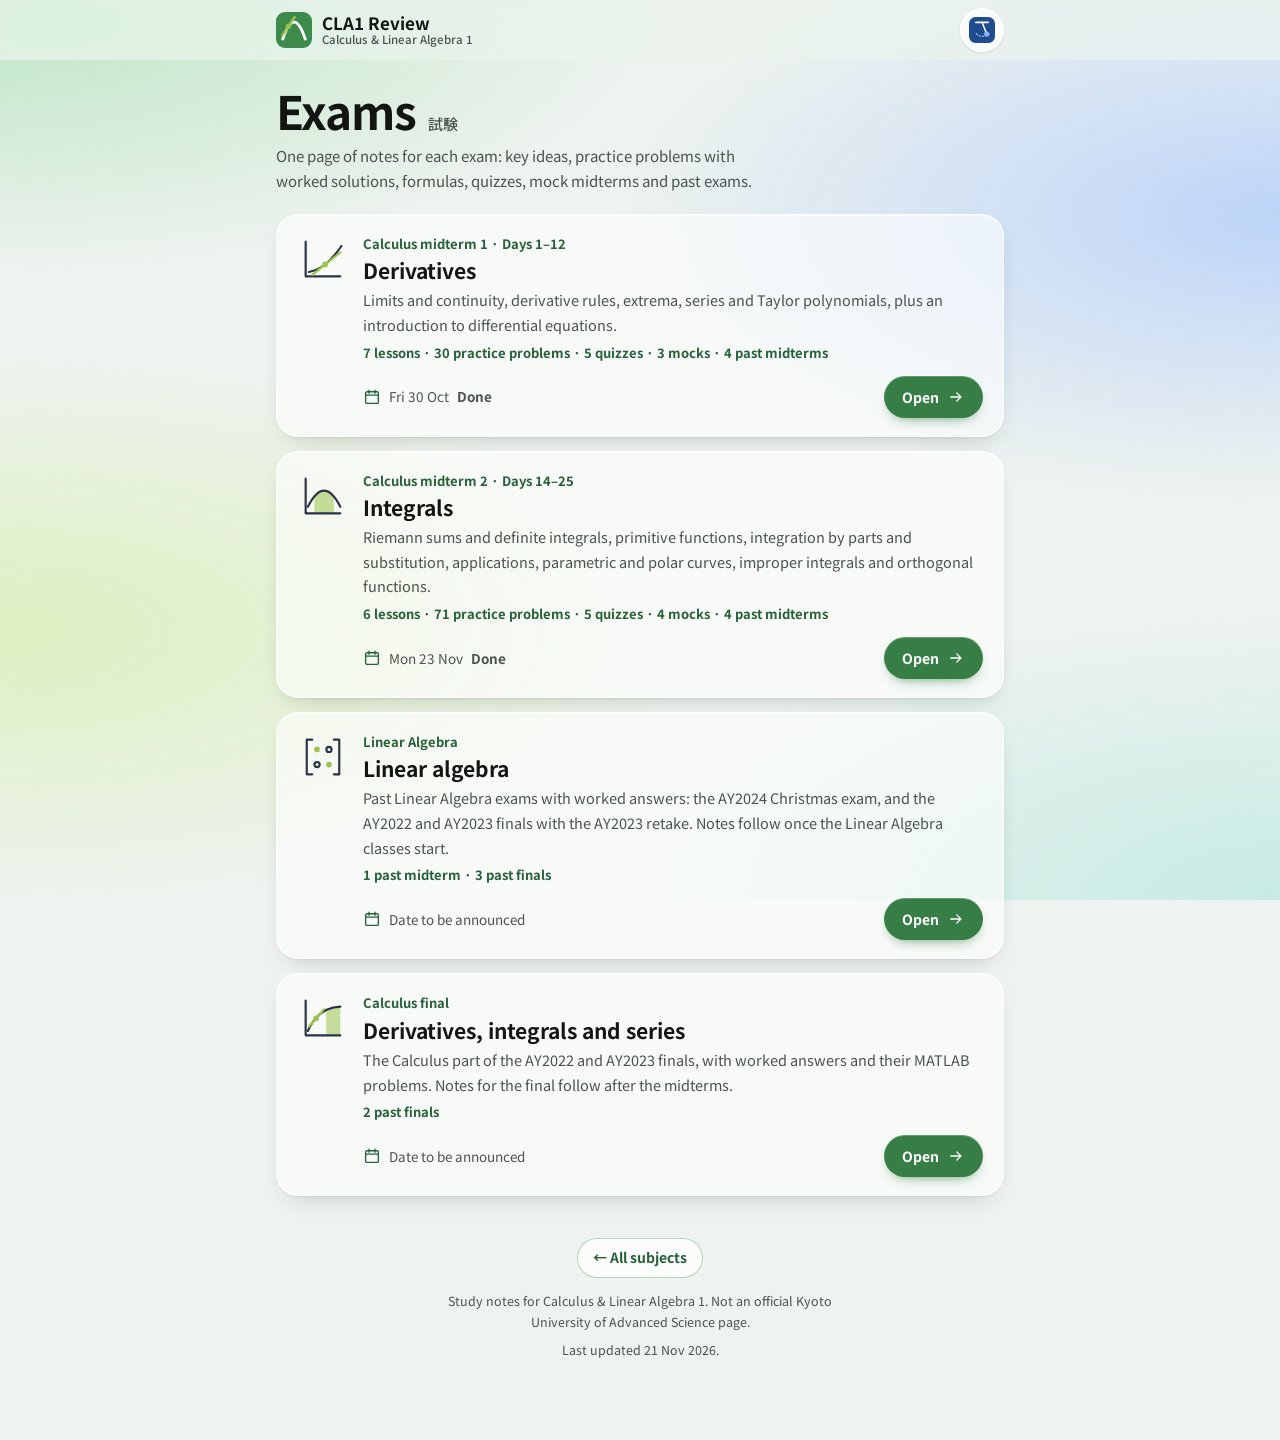
<file: math/index.html>
<!doctype html>
<html lang="en">
<head>
<meta charset="utf-8">
<meta name="viewport" content="width=device-width, initial-scale=1, viewport-fit=cover">
<script>if (location.hash.length > 1) location.replace('derivatives/' + location.hash);</script>
<title>CLA1 Review</title>
<meta name="description" content="Review notes for each exam of Calculus &amp; Linear Algebra 1: key ideas, practice problems with worked solutions, formulas, quizzes, mock midterms and past exams.">
<meta property="og:type" content="website">
<meta property="og:site_name" content="Study Notes">
<meta property="og:title" content="CLA1 Review · Calculus &amp; Linear Algebra 1">
<meta property="og:description" content="Unofficial review notes for each exam: key ideas, practice problems with worked solutions, formulas, quizzes, mock midterms and past exams.">
<meta property="og:url" content="https://lmheew.github.io/y1-s1/math/">
<meta property="og:image" content="https://lmheew.github.io/y1-s1/og-math.png">
<meta property="og:image:width" content="1200">
<meta property="og:image:height" content="630">
<meta property="og:image:alt" content="CLA1 Review, Calculus and Linear Algebra 1: Calculus midterm 1 (derivatives) and midterm 2 (integrals), Linear Algebra and the Calculus final">
<meta name="twitter:card" content="summary_large_image">
<style>@media (prefers-reduced-motion: no-preference) { @view-transition { navigation: auto; } }</style>
<meta name="robots" content="noindex, nofollow">
<meta name="theme-color" content="#ECF3EE" media="(prefers-color-scheme: light)">
<meta name="theme-color" content="#101713" media="(prefers-color-scheme: dark)">
<link rel="icon" href="../favicon-math.svg" type="image/svg+xml">
<link rel="apple-touch-icon" href="../apple-touch-icon.png">
<link rel="manifest" href="../manifest.webmanifest">
<script>try{var o=JSON.parse(localStorage.getItem('cla1-midterm-review')||'null')||{},d=document.documentElement,t=o.theme,l=o.look;if(t==='light'||t==='dark'){d.setAttribute('data-theme',t);d.setAttribute('data-theme-early','')}if(l==='classic'||l==='paper'){d.setAttribute('data-look',l);var c=l==='paper'?['#F4F0E7','#1E1D1B']:['#FFFFFF',''];document.querySelectorAll('meta[name="theme-color"]').forEach(function(m){var k=c[/dark/.test(m.media)?1:0];if(k){m.setAttribute('data-glass',m.content);m.content=k}})}}catch(e){}</script>
<link rel="preconnect" href="https://fonts.googleapis.com">
<link rel="preconnect" href="https://fonts.gstatic.com" crossorigin>
<link rel="stylesheet" href="https://fonts.googleapis.com/css2?family=Noto+Sans+JP:wght@400;500;700;900&display=swap">
<link rel="stylesheet" href="assets/math.css?v=50949417f4">
<style>
/* the exam picker: one glass card per exam, like the home page's subject cards; there is no tab bar on this page */
body.picker { padding-bottom: 0; --totop-bottom: calc(20px + env(safe-area-inset-bottom, 0px)); }
.picker .wrap { max-width: 760px; } /* no side menu here, so wide screens keep the home page's width */
.picker .site-foot .wrap { padding-bottom: calc(80px + env(safe-area-inset-bottom, 0px)); }
.exams { display: grid; gap: 14px; }
.exam { display: grid; grid-template-columns: auto minmax(0, 1fr); align-content: start; gap: 4px 14px; padding: 16px;
  border: 1px solid var(--glass-edge); border-radius: 22px; background: var(--glass); box-shadow: var(--glass-shine), var(--glass-shadow);
  color: var(--ink); text-decoration: none; transition: transform .15s ease; }
a.exam:active { transform: scale(.985); }
.exam.soon { border: 1px dashed var(--line); background: none; box-shadow: none; }
.exam .tile-ic { grid-row: span 2; width: 52px; height: 52px; }
.exam.soon .tile-ic { opacity: .55; }
.e-head { display: grid; align-content: center; min-width: 0; }
.e-head .kicker { display: block; }
.e-title { margin-top: 2px; font-size: 21px; font-weight: 700; line-height: 1.3; text-wrap: balance; }
.e-text, .e-stats, .e-foot { grid-column: 2; }
.e-text { font-size: 14.5px; color: var(--ink-soft); }
.e-stats { font-size: 13px; font-weight: 700; color: var(--green-text); }
.e-foot { display: flex; flex-wrap: wrap; align-items: center; justify-content: space-between; gap: 8px 12px; margin-top: 8px; }
.e-when { display: inline-flex; flex-wrap: wrap; align-items: center; gap: 2px 8px; font-size: 13.5px; color: var(--ink-soft); }
.e-when .ic { width: 18px; height: 18px; color: var(--green-text); }
.e-left { font-weight: 700; color: var(--green-text); font-variant-numeric: tabular-nums; }
.e-left:empty { display: none; }
.e-when.soon .e-left { color: var(--amber); }
.e-when.past .e-left { color: var(--ink-soft); }
.e-soon { display: inline-block; padding: 5px 12px; border: 1px solid var(--green-line); border-radius: 999px; color: var(--green-text);
  font-size: 13px; font-weight: 700; line-height: 1.2; }
@media (hover: hover) { a.exam:hover { background: var(--glass-2); } a.exam:hover .pill { background: var(--bar-active); } }
@media (min-width: 640px) { .exam { padding: 18px 20px; } }
</style>
<script src="../src/shared/totop.js" defer></script>
</head>
<body class="picker">
<div class="sb-edge" aria-hidden="true"></div>
<header class="appbar"><div class="wrap appbar-row">
  <a class="brand" href="./" aria-label="CLA1 Review, all exams"><svg class="badge" viewBox="0 0 32 32" aria-hidden="true"><rect width="32" height="32" rx="8" class="b-bg"/><path d="M6 24Q16 -6 26 24" class="b-curve"/><path d="M5.5 21L16.5 4.5" class="b-tan"/><circle cx="11" cy="12.75" r="2.4" class="b-dot"/></svg><span class="brand-text"><b>CLA1 Review</b><small>Calculus &amp; Linear Algebra 1</small></span></a>
  <div class="appbar-actions"><a class="icon-btn subj-btn" href="../physics/" aria-label="Switch to Physics (EP1)" title="Switch to Physics (EP1)"><svg viewBox="0 0 32 32" aria-hidden="true"><rect width="32" height="32" rx="8" fill="#1F4B8F"/><path d="M8.5 6.5h15" stroke="#FFFFFF" stroke-width="2.2" stroke-linecap="round"/><path d="M16 6.5L21.2 19.2" stroke="#FFFFFF" stroke-width="1.8" stroke-linecap="round"/><path d="M9 20.5Q16 27 23 20.5" fill="none" stroke="#8FB4EC" stroke-width="1.6" stroke-linecap="round" stroke-dasharray="1.6 2.6"/><circle cx="21.9" cy="21" r="3.3" fill="#8FB4EC"/></svg></a></div>
</div></header>
<main>
  <div class="band"><div class="wrap"><h1 class="band-title"><span class="en">Exams</span><span class="jp" lang="ja">試験</span></h1><p class="band-lede">One page of notes for each exam: key ideas, practice problems with worked solutions, formulas, quizzes, mock midterms and past exams.</p></div></div>
  <div class="wrap content">
    <nav class="exams" aria-label="Exams">
    <a class="exam" id="exam-derivatives" href="derivatives/" data-updated="2026-11-17" data-seen="math"><svg viewBox="0 0 48 48" aria-hidden="true" class="tile-ic"><path d="M8 8v32h32"/><path d="M11 36Q26 34 41 12"/><path d="M14 38.6L40 17.8" class="lime-stroke"/><circle cx="26" cy="29" r="2.6" class="lime-fill"/></svg><span class="e-head"><span class="kicker"><span class="nw">Calculus midterm 1</span> · <span class="nw">Days 1–12</span></span><span class="e-title">Derivatives</span></span>
      <p class="e-text">Limits and continuity, derivative rules, extrema, series and Taylor polynomials, plus an introduction to differential equations.</p><p class="e-stats"><span class="nw">7 lessons</span> · <span class="nw">30 practice problems</span> · <span class="nw">5 quizzes</span> · <span class="nw">3 mocks</span> · <span class="nw">4 past midterms</span></p>
      <span class="e-foot"><span class="e-when" data-date="2026-10-30"><svg viewBox="0 0 24 24" aria-hidden="true" class="ic"><rect x="3.5" y="5" width="17" height="15.5" rx="2"/><path d="M3.5 9.5h17M8 3v4M16 3v4"/></svg><span class="nw">Fri 30 Oct</span><span class="e-left" aria-live="off"></span></span><span class="pill">Open<svg viewBox="0 0 24 24" aria-hidden="true" class="ic"><path d="M5 12h13M13 6.5l5.5 5.5-5.5 5.5"/></svg></span></span></a>
    <a class="exam" id="exam-integrals" href="integrals/" data-updated="2026-11-21" data-seen="math-integrals"><svg viewBox="0 0 48 48" aria-hidden="true" class="tile-ic"><path d="M16 40V24.4Q25 13.6 34 24.4V40z" class="lime-fill" fill-opacity=".55"/><path d="M8 8v32h32"/><path d="M10 34Q25 4 40 34"/></svg><span class="e-head"><span class="kicker"><span class="nw">Calculus midterm 2</span> · <span class="nw">Days 14–25</span></span><span class="e-title">Integrals</span></span>
      <p class="e-text">Riemann sums and definite integrals, primitive functions, integration by parts and substitution, applications, parametric and polar curves, improper integrals and orthogonal functions.</p><p class="e-stats"><span class="nw">6 lessons</span> · <span class="nw">71 practice problems</span> · <span class="nw">5 quizzes</span> · <span class="nw">4 mocks</span> · <span class="nw">4 past midterms</span></p>
      <span class="e-foot"><span class="e-when" data-date="2026-11-23"><svg viewBox="0 0 24 24" aria-hidden="true" class="ic"><rect x="3.5" y="5" width="17" height="15.5" rx="2"/><path d="M3.5 9.5h17M8 3v4M16 3v4"/></svg><span class="nw">Mon 23 Nov</span><span class="e-left" aria-live="off"></span></span><span class="pill">Open<svg viewBox="0 0 24 24" aria-hidden="true" class="ic"><path d="M5 12h13M13 6.5l5.5 5.5-5.5 5.5"/></svg></span></span></a>
    <a class="exam" id="exam-linear-algebra" href="linear-algebra/" data-updated="2026-11-17" data-seen="math-linear-algebra"><svg viewBox="0 0 48 48" aria-hidden="true" class="tile-ic"><path d="M14 8H9v32h5M34 8h5v32h-5"/><circle cx="18.5" cy="17" r="2.6" class="lime-fill"/><circle cx="29.5" cy="17" r="2.4"/><circle cx="18.5" cy="31" r="2.4"/><circle cx="29.5" cy="31" r="2.6" class="lime-fill"/></svg><span class="e-head"><span class="kicker"><span class="nw">Linear Algebra</span></span><span class="e-title">Linear algebra</span></span>
      <p class="e-text">Past Linear Algebra exams with worked answers: the AY2024 Christmas exam, and the AY2022 and AY2023 finals with the AY2023 retake. Notes follow once the Linear Algebra classes start.</p><p class="e-stats"><span class="nw">1 past midterm</span> · <span class="nw">3 past finals</span></p>
      <span class="e-foot"><span class="e-when"><svg viewBox="0 0 24 24" aria-hidden="true" class="ic"><rect x="3.5" y="5" width="17" height="15.5" rx="2"/><path d="M3.5 9.5h17M8 3v4M16 3v4"/></svg><span class="nw">Date to be announced</span><span class="e-left" aria-live="off"></span></span><span class="pill">Open<svg viewBox="0 0 24 24" aria-hidden="true" class="ic"><path d="M5 12h13M13 6.5l5.5 5.5-5.5 5.5"/></svg></span></span></a>
    <a class="exam" id="exam-calculus-final" href="calculus-final/" data-updated="2026-11-17" data-seen="math-calculus-final"><svg viewBox="0 0 48 48" aria-hidden="true" class="tile-ic"><path d="M27 40V16.6Q32.9 13.7 40 13.5V40z" class="lime-fill" fill-opacity=".55"/><path d="M8 8v32h32"/><path d="M10 36Q20 14 40 13.5"/><path d="M11 32L25 16" class="lime-stroke"/><circle cx="17.6" cy="24.4" r="2.6" class="lime-fill"/></svg><span class="e-head"><span class="kicker"><span class="nw">Calculus final</span></span><span class="e-title">Derivatives, integrals and series</span></span>
      <p class="e-text">The Calculus part of the AY2022 and AY2023 finals, with worked answers and their MATLAB problems. Notes for the final follow after the midterms.</p><p class="e-stats"><span class="nw">2 past finals</span></p>
      <span class="e-foot"><span class="e-when"><svg viewBox="0 0 24 24" aria-hidden="true" class="ic"><rect x="3.5" y="5" width="17" height="15.5" rx="2"/><path d="M3.5 9.5h17M8 3v4M16 3v4"/></svg><span class="nw">Date to be announced</span><span class="e-left" aria-live="off"></span></span><span class="pill">Open<svg viewBox="0 0 24 24" aria-hidden="true" class="ic"><path d="M5 12h13M13 6.5l5.5 5.5-5.5 5.5"/></svg></span></span></a>
    </nav>
  </div>
</main>
<footer class="site-foot"><div class="wrap">
  <p class="foot-links"><a href="../">← All subjects</a></p>
  <p class="fine">Study notes for Calculus &amp; Linear Algebra 1. Not an official Kyoto University of Advanced Science page.</p>
  <p class="fine">Last updated <time datetime="2026-11-21">21 Nov 2026</time>.</p>
</div></footer>
<script>(() => {
  const DAY = 86400000;
  // phones: the band's intro shows one line (page.css) until it is tapped
  document.addEventListener('click', (e) => {
    const p = e.target.closest && e.target.closest('.band-lede');
    if (p && window.matchMedia('(max-width: 639px)').matches) p.classList.add('open');
  });
  // countdowns in Japan time, like the Exams tab
  const today = new Date(new Date().toLocaleDateString('en-CA', { timeZone: 'Asia/Tokyo' }) + 'T00:00:00+09:00').getTime();
  document.querySelectorAll('.e-when[data-date]').forEach((el) => {
    const days = Math.round((new Date(el.dataset.date + 'T00:00:00+09:00').getTime() - today) / DAY);
    el.querySelector('.e-left').textContent = days < 0 ? 'Done' : days === 0 ? 'Today' : days === 1 ? 'Tomorrow' : 'in ' + days + ' days';
    el.classList.toggle('soon', days >= 0 && days <= 7);
    el.classList.toggle('past', days < 0);
  });
  // New: an exam page updated in the last 14 days that this device hasn't opened since (study-seen, kept by the exam pages)
  let seen = {};
  try { seen = JSON.parse(localStorage.getItem('study-seen') || 'null') || {}; } catch (e) { /* storage unavailable */ }
  const fresh = (d) => { const t = new Date(d + 'T00:00:00+09:00').getTime(); return Date.now() - t < 14 * DAY && Date.now() >= t - DAY; };
  document.querySelectorAll('.exam[data-updated]').forEach((card) => {
    const d = card.dataset.updated;
    if (fresh(d) && !(seen[card.dataset.seen] >= d)) card.querySelector('.e-title').insertAdjacentHTML('beforeend', ' <span class="new-pill">New</span>');
  });
  // offline: the site's service worker, as on every page
  if ('serviceWorker' in navigator && /\.github\.io$|^localhost$/.test(location.hostname)) {
    window.addEventListener('load', () => { navigator.serviceWorker.register('../sw.js', { scope: '../' }).catch(() => { /* ignore */ }); });
  }
})();</script>
</body>
</html>
</file>
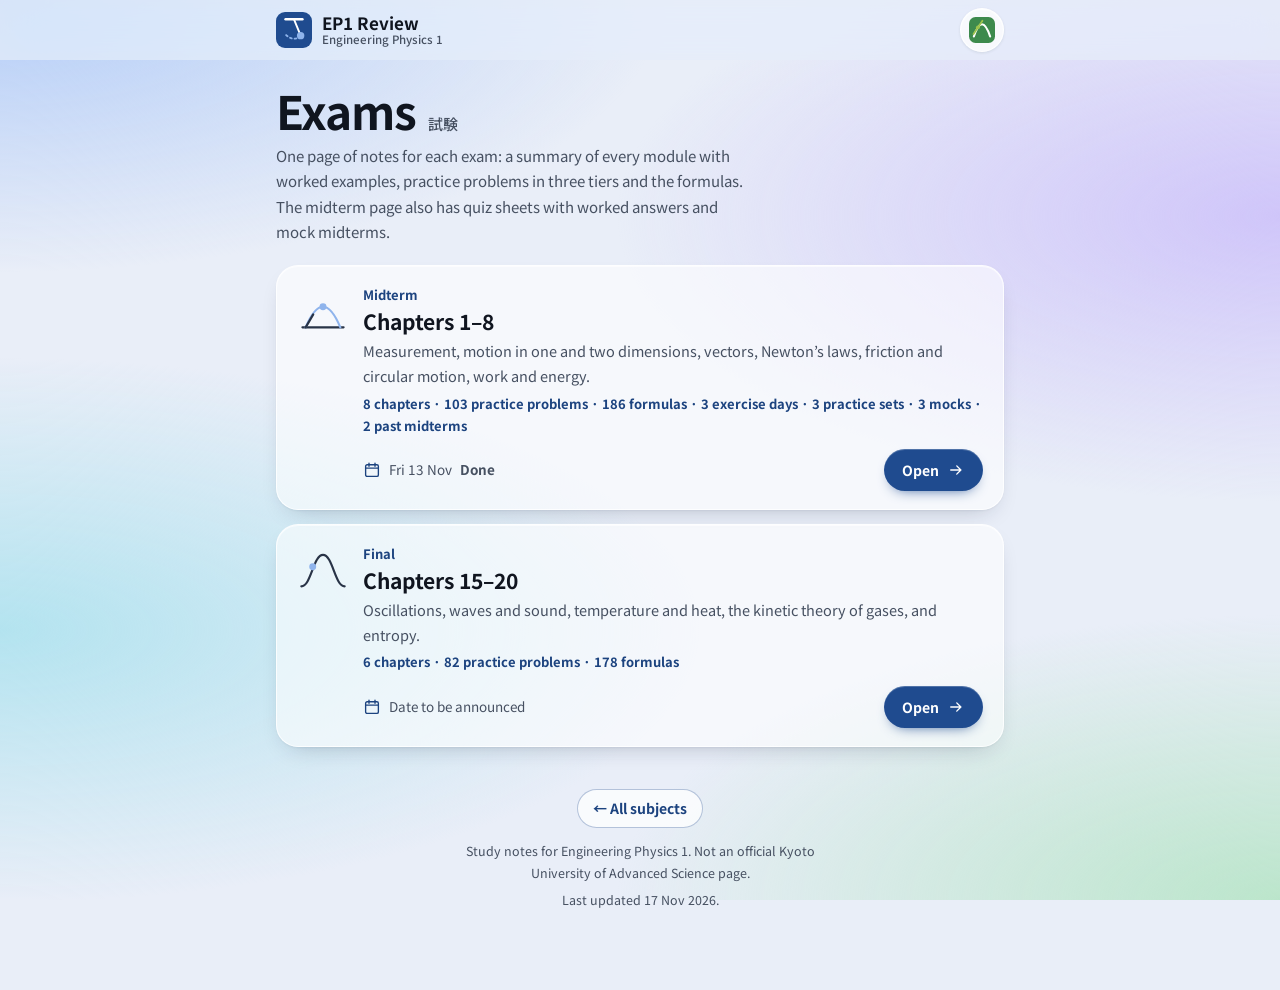
<file: physics/index.html>
<!doctype html>
<html lang="en" data-subject="physics">
<head>
<meta charset="utf-8">
<meta name="viewport" content="width=device-width, initial-scale=1, viewport-fit=cover">
<title>EP1 Review</title>
<meta name="description" content="Review notes for each exam of Engineering Physics 1: module summaries with worked examples, practice problems, formulas, quiz sheets and mock midterms.">
<meta property="og:type" content="website">
<meta property="og:site_name" content="Study Notes">
<meta property="og:title" content="EP1 Review · Engineering Physics 1">
<meta property="og:description" content="Unofficial review notes for each exam: module summaries with worked examples, practice problems, formulas, quiz sheets and mock midterms.">
<meta property="og:url" content="https://lmheew.github.io/y1-s1/physics/">
<meta property="og:image" content="https://lmheew.github.io/y1-s1/og-physics.png">
<meta property="og:image:width" content="1200">
<meta property="og:image:height" content="630">
<meta property="og:image:alt" content="EP1 Review, Engineering Physics 1: the midterm (Chapters 1 to 8) and the final (Chapters 15 to 20)">
<meta name="twitter:card" content="summary_large_image">
<style>@media (prefers-reduced-motion: no-preference) { @view-transition { navigation: auto; } }</style>
<meta name="robots" content="noindex, nofollow">
<meta name="theme-color" content="#E7EDF8" media="(prefers-color-scheme: light)">
<meta name="theme-color" content="#0E131C" media="(prefers-color-scheme: dark)">
<link rel="icon" href="../favicon-physics.svg" type="image/svg+xml">
<link rel="apple-touch-icon" href="../apple-touch-icon.png">
<link rel="manifest" href="../manifest.webmanifest">
<script>try{var o=JSON.parse(localStorage.getItem('cla1-midterm-review')||'null')||{},d=document.documentElement,t=o.theme,l=o.look;if(t==='light'||t==='dark'){d.setAttribute('data-theme',t);d.setAttribute('data-theme-early','')}if(l==='classic'||l==='paper'){d.setAttribute('data-look',l);var c=l==='paper'?['#F4F0E7','#1E1D1B']:['#FFFFFF',''];document.querySelectorAll('meta[name="theme-color"]').forEach(function(m){var k=c[/dark/.test(m.media)?1:0];if(k){m.setAttribute('data-glass',m.content);m.content=k}})}}catch(e){}</script>
<link rel="preconnect" href="https://fonts.googleapis.com">
<link rel="preconnect" href="https://fonts.gstatic.com" crossorigin>
<link rel="stylesheet" href="https://fonts.googleapis.com/css2?family=Noto+Sans+JP:wght@400;500;700;900&display=swap">
<link rel="stylesheet" href="assets/physics.css?v=6789726524">
<style>
/* the exam picker: one glass card per exam, like the home page's subject cards; there is no tab bar on this page */
body.picker { padding-bottom: 0; --totop-bottom: calc(20px + env(safe-area-inset-bottom, 0px)); }
.picker .wrap { max-width: 760px; } /* no side menu here, so wide screens keep the home page's width */
.picker .site-foot .wrap { padding-bottom: calc(80px + env(safe-area-inset-bottom, 0px)); }
.exams { display: grid; gap: 14px; }
.exam { display: grid; grid-template-columns: auto minmax(0, 1fr); align-content: start; gap: 4px 14px; padding: 16px;
  border: 1px solid var(--glass-edge); border-radius: 22px; background: var(--glass); box-shadow: var(--glass-shine), var(--glass-shadow);
  color: var(--ink); text-decoration: none; transition: transform .15s ease; }
a.exam:active { transform: scale(.985); }
.exam.soon { border: 1px dashed var(--line); background: none; box-shadow: none; }
.exam .tile-ic { grid-row: span 2; width: 52px; height: 52px; }
.exam.soon .tile-ic { opacity: .55; }
.e-head { display: grid; align-content: center; min-width: 0; }
.e-head .kicker { display: block; }
.e-title { margin-top: 2px; font-size: 21px; font-weight: 700; line-height: 1.3; text-wrap: balance; }
.e-text, .e-stats, .e-foot { grid-column: 2; }
.e-text { font-size: 14.5px; color: var(--ink-soft); }
.e-stats { font-size: 13px; font-weight: 700; color: var(--green-text); }
.e-foot { display: flex; flex-wrap: wrap; align-items: center; justify-content: space-between; gap: 8px 12px; margin-top: 8px; }
.e-when { display: inline-flex; flex-wrap: wrap; align-items: center; gap: 2px 8px; font-size: 13.5px; color: var(--ink-soft); }
.e-when .ic { width: 18px; height: 18px; color: var(--green-text); }
.e-left { font-weight: 700; color: var(--green-text); font-variant-numeric: tabular-nums; }
.e-left:empty { display: none; }
.e-when.soon .e-left { color: var(--amber); }
.e-when.past .e-left { color: var(--ink-soft); }
.e-soon { display: inline-block; padding: 5px 12px; border: 1px solid var(--green-line); border-radius: 999px; color: var(--green-text);
  font-size: 13px; font-weight: 700; line-height: 1.2; }
@media (hover: hover) { a.exam:hover { background: var(--glass-2); } a.exam:hover .pill { background: var(--bar-active); } }
@media (min-width: 640px) { .exam { padding: 18px 20px; } }
</style>
<script src="../src/shared/totop.js" defer></script>
</head>
<body class="picker">
<div class="sb-edge" aria-hidden="true"></div>
<header class="appbar"><div class="wrap appbar-row">
  <a class="brand" href="./" aria-label="EP1 Review, all exams"><svg class="badge" viewBox="0 0 32 32" aria-hidden="true"><rect width="32" height="32" rx="8" class="b-bg"/><path d="M8.5 6.5h15" class="b-curve b-ceil"/><path d="M16 6.5L21.2 19.2" class="b-curve b-string"/><path d="M9 20.5Q16 27 23 20.5" class="b-tan b-arc"/><circle cx="21.9" cy="21" r="3.3" class="b-dot"/></svg><span class="brand-text"><b>EP1 Review</b><small>Engineering Physics 1</small></span></a>
  <div class="appbar-actions"><a class="icon-btn subj-btn" href="../math/" aria-label="Switch to Math (CLA1)" title="Switch to Math (CLA1)"><svg viewBox="0 0 32 32" aria-hidden="true"><rect width="32" height="32" rx="8" fill="#3D8A4D"/><path d="M6 24Q16 -6 26 24" fill="none" stroke="#FFFFFF" stroke-width="2.6" stroke-linecap="round"/><path d="M5.5 21L16.5 4.5" fill="none" stroke="#9CC34C" stroke-width="2.2" stroke-linecap="round"/><circle cx="11" cy="12.75" r="2.4" fill="#9CC34C"/></svg></a></div>
</div></header>
<main>
  <div class="band"><div class="wrap"><h1 class="band-title"><span class="en">Exams</span><span class="jp" lang="ja">試験</span></h1><p class="band-lede">One page of notes for each exam: a summary of every module with worked examples, practice problems in three tiers and the formulas. The midterm page also has quiz sheets with worked answers and mock midterms.</p></div></div>
  <div class="wrap content">
    <nav class="exams" aria-label="Exams">
    <a class="exam" id="exam-midterm" href="midterm/" data-updated="2026-11-15" data-seen="physics"><svg viewBox="0 0 48 48" aria-hidden="true" class="tile-ic"><path d="M5 40h38"/><path d="M8 40Q24 2 40 40" class="lime-stroke"/><circle cx="24" cy="21" r="3.2" class="lime-fill"/><path d="M8 40l7-12"/></svg><span class="e-head"><span class="kicker">Midterm</span><span class="e-title">Chapters 1–8</span></span>
      <p class="e-text">Measurement, motion in one and two dimensions, vectors, Newton’s laws, friction and circular motion, work and energy.</p><p class="e-stats"><span class="nw">8 chapters</span> · <span class="nw">103 practice problems</span> · <span class="nw">186 formulas</span> · <span class="nw">3 exercise days</span> · <span class="nw">3 practice sets</span> · <span class="nw">3 mocks</span> · <span class="nw">2 past midterms</span></p>
      <span class="e-foot"><span class="e-when" data-date="2026-11-13"><svg viewBox="0 0 24 24" aria-hidden="true" class="ic"><rect x="3.5" y="5" width="17" height="15.5" rx="2"/><path d="M3.5 9.5h17M8 3v4M16 3v4"/></svg><span class="nw">Fri 13 Nov</span><span class="e-left" aria-live="off"></span></span><span class="pill">Open<svg viewBox="0 0 24 24" aria-hidden="true" class="ic"><path d="M5 12h13M13 6.5l5.5 5.5-5.5 5.5"/></svg></span></span></a>
    <a class="exam" id="exam-final" href="final/" data-updated="2026-11-17" data-seen="physics-final"><svg viewBox="0 0 48 48" aria-hidden="true" class="tile-ic"><path d="M4 40C13 40 15 11 24 11S35 40 44 40"/><circle cx="14.5" cy="22" r="3.2" class="lime-fill"/></svg><span class="e-head"><span class="kicker">Final</span><span class="e-title">Chapters 15–20</span></span>
      <p class="e-text">Oscillations, waves and sound, temperature and heat, the kinetic theory of gases, and entropy.</p><p class="e-stats"><span class="nw">6 chapters</span> · <span class="nw">82 practice problems</span> · <span class="nw">178 formulas</span></p>
      <span class="e-foot"><span class="e-when"><svg viewBox="0 0 24 24" aria-hidden="true" class="ic"><rect x="3.5" y="5" width="17" height="15.5" rx="2"/><path d="M3.5 9.5h17M8 3v4M16 3v4"/></svg><span class="nw">Date to be announced</span><span class="e-left" aria-live="off"></span></span><span class="pill">Open<svg viewBox="0 0 24 24" aria-hidden="true" class="ic"><path d="M5 12h13M13 6.5l5.5 5.5-5.5 5.5"/></svg></span></span></a>
    </nav>
  </div>
</main>
<footer class="site-foot"><div class="wrap">
  <p class="foot-links"><a href="../">← All subjects</a></p>
  <p class="fine">Study notes for Engineering Physics 1. Not an official Kyoto University of Advanced Science page.</p>
  <p class="fine">Last updated <time datetime="2026-11-17">17 Nov 2026</time>.</p>
</div></footer>
<script>(() => {
  const DAY = 86400000;
  // phones: the band's intro shows one line (page.css) until it is tapped
  document.addEventListener('click', (e) => {
    const p = e.target.closest && e.target.closest('.band-lede');
    if (p && window.matchMedia('(max-width: 639px)').matches) p.classList.add('open');
  });
  // countdowns in Japan time, like the Exams tab
  const today = new Date(new Date().toLocaleDateString('en-CA', { timeZone: 'Asia/Tokyo' }) + 'T00:00:00+09:00').getTime();
  document.querySelectorAll('.e-when[data-date]').forEach((el) => {
    const days = Math.round((new Date(el.dataset.date + 'T00:00:00+09:00').getTime() - today) / DAY);
    el.querySelector('.e-left').textContent = days < 0 ? 'Done' : days === 0 ? 'Today' : days === 1 ? 'Tomorrow' : 'in ' + days + ' days';
    el.classList.toggle('soon', days >= 0 && days <= 7);
    el.classList.toggle('past', days < 0);
  });
  // New: an exam page updated in the last 14 days that this device hasn't opened since (study-seen, kept by the exam pages)
  let seen = {};
  try { seen = JSON.parse(localStorage.getItem('study-seen') || 'null') || {}; } catch (e) { /* storage unavailable */ }
  const fresh = (d) => { const t = new Date(d + 'T00:00:00+09:00').getTime(); return Date.now() - t < 14 * DAY && Date.now() >= t - DAY; };
  document.querySelectorAll('.exam[data-updated]').forEach((card) => {
    const d = card.dataset.updated;
    if (fresh(d) && !(seen[card.dataset.seen] >= d)) card.querySelector('.e-title').insertAdjacentHTML('beforeend', ' <span class="new-pill">New</span>');
  });
  // offline: the site's service worker, as on every page
  if ('serviceWorker' in navigator && /\.github\.io$|^localhost$/.test(location.hostname)) {
    window.addEventListener('load', () => { navigator.serviceWorker.register('../sw.js', { scope: '../' }).catch(() => { /* ignore */ }); });
  }
})();</script>
</body>
</html>
</file>
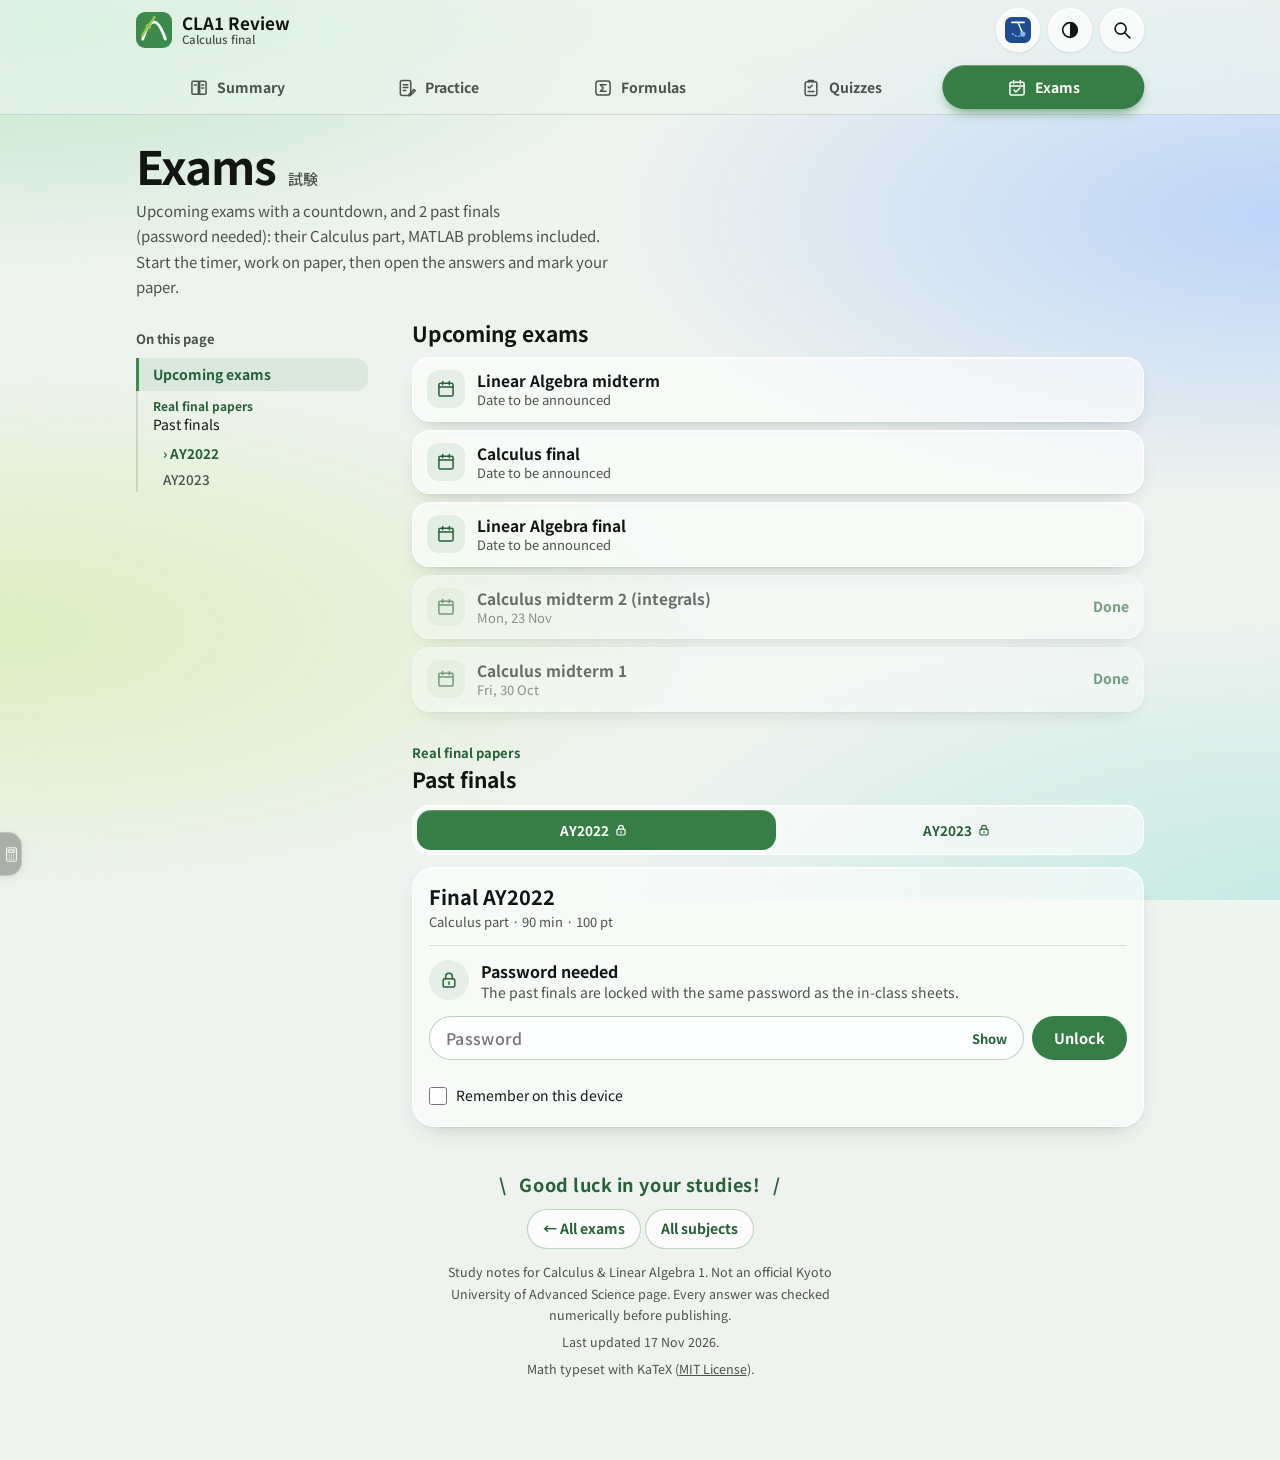
<file: math/calculus-final/index.html>
<!doctype html>
<html lang="en">
<head>
<meta charset="utf-8">
<meta name="viewport" content="width=device-width, initial-scale=1, viewport-fit=cover">
<title>CLA1 Calculus Final Review</title>
<meta name="description" content="Past Calculus finals of Calculus &amp; Linear Algebra 1 (the Calculus part), with worked answers.">
<meta property="og:type" content="website">
<meta property="og:site_name" content="Study Notes">
<meta property="og:title" content="CLA1 Review · Calculus final">
<meta property="og:description" content="Unofficial review notes for the Calculus final: past finals with worked answers, including the MATLAB parts.">
<meta property="og:url" content="https://lmheew.github.io/y1-s1/math/calculus-final/">
<meta property="og:image" content="https://lmheew.github.io/y1-s1/og-math-calculus-final.png">
<meta property="og:image:width" content="1200">
<meta property="og:image:height" content="630">
<meta property="og:image:alt" content="CLA1 Review, Calculus final: past finals with worked answers, notes to follow">
<meta name="twitter:card" content="summary_large_image">
<style>@media (prefers-reduced-motion: no-preference) { @view-transition { navigation: auto; } }</style>
<meta name="robots" content="noindex, nofollow">
<meta name="theme-color" content="#ECF3EE" media="(prefers-color-scheme: light)">
<meta name="theme-color" content="#101713" media="(prefers-color-scheme: dark)">
<link rel="icon" href="../../favicon-math.svg" type="image/svg+xml">
<link rel="apple-touch-icon" href="../../apple-touch-icon.png">
<link rel="manifest" href="../../manifest.webmanifest">
<script>try{var o=JSON.parse(localStorage.getItem('cla1-midterm-review')||'null')||{},d=document.documentElement,t=o.theme,l=o.look;if(t==='light'||t==='dark'){d.setAttribute('data-theme',t);d.setAttribute('data-theme-early','')}if(l==='classic'||l==='paper'){d.setAttribute('data-look',l);var c=l==='paper'?['#F4F0E7','#1E1D1B']:['#FFFFFF',''];document.querySelectorAll('meta[name="theme-color"]').forEach(function(m){var k=c[/dark/.test(m.media)?1:0];if(k){m.setAttribute('data-glass',m.content);m.content=k}})}}catch(e){}</script>
<link rel="preconnect" href="https://fonts.googleapis.com">
<link rel="preconnect" href="https://fonts.gstatic.com" crossorigin>
<link rel="stylesheet" href="https://fonts.googleapis.com/css2?family=Noto+Sans+JP:wght@400;500;700;900&display=swap">
<link rel="preload" href="../assets/fonts/KaTeX_Main-Regular.woff2" as="font" type="font/woff2" crossorigin>
<link rel="preload" href="../assets/fonts/KaTeX_Math-Italic.woff2" as="font" type="font/woff2" crossorigin>
<link rel="preload" href="../assets/math.js?v=b823ebf8f1" as="script">
<link rel="stylesheet" href="../assets/math.css?v=50949417f4">
</head>
<body data-page="{&quot;name&quot;:&quot;Calculus final&quot;,&quot;store&quot;:&quot;cla1-calculus-final-review&quot;,&quot;seen&quot;:&quot;math-calculus-final&quot;,&quot;home&quot;:&quot;exams&quot;,&quot;scores&quot;:&quot;cla1-calculus-final-scores&quot;,&quot;suggest&quot;:[&quot;Taylor&quot;,&quot;MATLAB&quot;,&quot;by parts&quot;,&quot;volume&quot;,&quot;implicit&quot;,&quot;container&quot;],&quot;tryWords&quot;:&quot;\&quot;Taylor\&quot; or \&quot;volume\&quot;&quot;}">
<div class="sb-edge" aria-hidden="true"></div>

<header class="appbar"><div class="wrap appbar-row">
  <a class="brand" href="#summary" aria-label="CLA1 Review, Calculus final, go to Summary"><svg class="badge" viewBox="0 0 32 32" aria-hidden="true"><rect width="32" height="32" rx="8" class="b-bg"/><path d="M6 24Q16 -6 26 24" class="b-curve"/><path d="M5.5 21L16.5 4.5" class="b-tan"/><circle cx="11" cy="12.75" r="2.4" class="b-dot"/></svg><span class="brand-text"><b>CLA1 Review</b><small>Calculus final</small></span></a>
  <div class="appbar-actions">
    <a class="icon-btn subj-btn" href="../../physics/" aria-label="Switch to Physics (EP1)" title="Switch to Physics (EP1)"><svg viewBox="0 0 32 32" aria-hidden="true"><rect width="32" height="32" rx="8" fill="#1F4B8F"/><path d="M8.5 6.5h15" stroke="#FFFFFF" stroke-width="2.2" stroke-linecap="round"/><path d="M16 6.5L21.2 19.2" stroke="#FFFFFF" stroke-width="1.8" stroke-linecap="round"/><path d="M9 20.5Q16 27 23 20.5" fill="none" stroke="#8FB4EC" stroke-width="1.6" stroke-linecap="round" stroke-dasharray="1.6 2.6"/><circle cx="21.9" cy="21" r="3.3" fill="#8FB4EC"/></svg></a>
    <button type="button" class="icon-btn" id="theme-btn" data-mode="system" aria-label="Theme: system. Tap to change."><span class="t-system"><svg viewBox="0 0 24 24" aria-hidden="true" class="ic"><circle cx="12" cy="12" r="8"/><path d="M12 4a8 8 0 0 1 0 16z" class="fill"/></svg></span><span class="t-light"><svg viewBox="0 0 24 24" aria-hidden="true" class="ic"><circle cx="12" cy="12" r="4"/><path d="M12 2.5v2.2M12 19.3v2.2M2.5 12h2.2M19.3 12h2.2M5.3 5.3l1.6 1.6M17.1 17.1l1.6 1.6M5.3 18.7l1.6-1.6M17.1 6.9l1.6-1.6"/></svg></span><span class="t-dark"><svg viewBox="0 0 24 24" aria-hidden="true" class="ic"><path d="M19.5 14.5A8 8 0 0 1 9.5 4.5a8 8 0 1 0 10 10z"/></svg></span></button>
    <button type="button" class="icon-btn" id="search-btn" aria-label="Search everything"><svg viewBox="0 0 24 24" aria-hidden="true" class="ic"><circle cx="10.5" cy="10.5" r="6"/><path d="M15 15l5.5 5.5"/></svg></button>
  </div>
</div></header>

<div class="sb-foot" aria-hidden="true"></div>
<nav class="tabbar" aria-label="Sections" data-updated="2026-11-17"><div class="tabbar-row" role="tablist">
  <button type="button" class="tab" role="tab" id="tab-summary" data-view="summary" aria-controls="view-summary" aria-selected="true"><svg viewBox="0 0 24 24" aria-hidden="true" class="ic"><path d="M3.5 5.5c0-.8.7-1.5 1.5-1.5h6.2v15.5H5a1.5 1.5 0 0 1-1.5-1.5z"/><path d="M20.5 5.5c0-.8-.7-1.5-1.5-1.5h-6.2v15.5H19a1.5 1.5 0 0 0 1.5-1.5z"/><path d="M6.5 8.5h2.2M15.3 8.5h2.2M15.3 12h2.2"/></svg><span>Summary</span></button><button type="button" class="tab" role="tab" id="tab-practice" data-view="practice" aria-controls="view-practice" aria-selected="false"><svg viewBox="0 0 24 24" aria-hidden="true" class="ic"><rect x="4" y="3" width="12.5" height="18" rx="2"/><path d="M7.5 8h5.5M7.5 11.5h5.5M7.5 15h3"/><path d="M14.2 19.8l6.1-6.1 1.6 1.6-6.1 6.1h-1.6z"/></svg><span>Practice</span></button><button type="button" class="tab" role="tab" id="tab-formulas" data-view="formulas" aria-controls="view-formulas" aria-selected="false"><svg viewBox="0 0 24 24" aria-hidden="true" class="ic"><rect x="3.5" y="3.5" width="17" height="17" rx="3"/><path d="M15.5 8H8.8l3.6 4-3.6 4h6.7"/></svg><span>Formulas</span></button><button type="button" class="tab" role="tab" id="tab-quizzes" data-view="quizzes" aria-controls="view-quizzes" aria-selected="false"><svg viewBox="0 0 24 24" aria-hidden="true" class="ic"><rect x="5" y="4.5" width="14" height="16.5" rx="2"/><path d="M9 4.5V3h6v1.5"/><path d="M8.5 10.5l1.6 1.6 3.4-3.4M8.5 16.2h7"/></svg><span>Quizzes</span></button><button type="button" class="tab" role="tab" id="tab-exams" data-view="exams" aria-controls="view-exams" aria-selected="false" data-newest="2026-11-17"><svg viewBox="0 0 24 24" aria-hidden="true" class="ic"><rect x="3.5" y="5" width="17" height="15.5" rx="2"/><path d="M3.5 9.5h17M8 3v4M16 3v4"/><path d="M8.5 14.5l2.2 2.2 4.8-4.8"/></svg><span>Exams</span></button>
</div></nav>

<main data-locked="locked.json?v=fc272c8078">
  <section id="view-summary" class="view" role="tabpanel" aria-labelledby="tab-summary">
    <div class="band"><div class="wrap"><h1 class="band-title"><span class="en">Summary</span><span class="jp" lang="ja">まとめ</span></h1><p class="band-lede">Notes for the final come after the midterms. Until then, every lesson is on the Calculus midterm 1 and 2 pages.</p></div></div>
    <div class="wrap content">
      
    <section class="qgroup" id="su-soon">
      <header class="qg-head"><p class="kicker">Notes for the final</p><h2>On the midterm pages for now</h2></header>
      <p class="soon-box"><svg viewBox="0 0 24 24" aria-hidden="true" class="ic"><rect x="3.5" y="5" width="17" height="15.5" rx="2"/><path d="M3.5 9.5h17M8 3v4M16 3v4"/></svg><span>Every lesson so far, with its key ideas and common mistakes, is on the <a href="../derivatives/">Calculus midterm 1</a> and <a href="../integrals/">midterm 2</a> pages. Notes for the final follow after the midterms.</span></p>
    </section>
    </div>
  </section>

  <section id="view-practice" class="view" role="tabpanel" aria-labelledby="tab-practice" hidden>
    <div class="band"><div class="wrap"><h1 class="band-title"><span class="en">Practice</span><span class="jp" lang="ja">練習問題</span></h1><p class="band-lede">Practice problems for the final come later. Until then, Practice on the Calculus midterm 1 and 2 pages covers every lesson.</p></div></div>
    <div class="wrap content" data-lazy="practice"><p class="lazy-wait">Loading…</p></div>
  </section>

  <section id="view-formulas" class="view" role="tabpanel" aria-labelledby="tab-formulas" hidden>
    <div class="band"><div class="wrap"><h1 class="band-title"><span class="en">Formulas</span><span class="jp" lang="ja">公式集</span></h1><p class="band-lede">The formulas are on the Calculus midterm 1 and 2 pages for now.</p></div></div>
    <div class="wrap content" data-lazy="formulas"><p class="lazy-wait">Loading…</p></div>
  </section>

  <section id="view-quizzes" class="view" role="tabpanel" aria-labelledby="tab-quizzes" hidden>
    <div class="band"><div class="wrap"><h1 class="band-title"><span class="en">Quizzes</span><span class="jp" lang="ja">小テスト</span></h1><p class="band-lede">The in-class quizzes are on the Calculus midterm 1 and 2 pages.</p></div></div>
    <div class="wrap content" data-lazy="quizzes"><p class="lazy-wait">Loading…</p></div>
  </section>

  <section id="view-exams" class="view" role="tabpanel" aria-labelledby="tab-exams" hidden>
    <div class="band"><div class="wrap"><h1 class="band-title"><span class="en">Exams</span><span class="jp" lang="ja">試験</span></h1><p class="band-lede">Upcoming exams with a countdown, and 2 past finals <span class="nw">(password needed)</span>: their Calculus part, MATLAB problems included. Start the timer, work on paper, then open the answers and mark your paper.</p></div></div>
    <div class="wrap content" data-lazy="exams"><p class="lazy-wait">Loading…</p></div>
  </section>

  <section id="view-night" class="view night" aria-label="Night-before sheet" hidden>
    <div class="band"><div class="wrap"><h1 class="band-title"><span class="en">Night before</span><span class="jp" lang="ja">直前チェック</span></h1><p class="band-lede">The night-before sheet for Calculus final comes with its notes.</p></div></div>
    <div class="wrap content" data-lazy="night"><p class="lazy-wait">Loading…</p></div>
  </section>
</main>
<script type="text/x-lazy-html" id="lazy-night"><div class="night-tools"><button type="button" class="pill" data-night-print><svg viewBox="0 0 24 24" aria-hidden="true" class="ic"><path d="M7 8.5V3.5h10v5"/><rect x="3.5" y="8.5" width="17" height="8.5" rx="2"/><path d="M7 14h10v6.5H7z"/></svg><span>Print</span></button><button type="button" class="linkbtn" data-night-back>Back</button></div>
    <section class="qgroup" id="nt-soon">
      <header class="qg-head"><p class="kicker">The night before</p><h2>Comes with the notes</h2></header>
      <p class="soon-box"><svg viewBox="0 0 24 24" aria-hidden="true" class="ic"><rect x="3.5" y="5" width="17" height="15.5" rx="2"/><path d="M3.5 9.5h17M8 3v4M16 3v4"/></svg><span>Until the final has notes of its own, use the night-before sheets of the <a href="../derivatives/">Calculus midterm 1</a> and <a href="../integrals/">midterm 2</a> pages.</span></p>
    </section></script>
<script type="text/x-lazy-html" id="lazy-practice"><section class="qgroup" id="pu-soon">
      <header class="qg-head"><p class="kicker">Practice</p><h2>On the midterm pages for now</h2></header>
      <p class="soon-box"><svg viewBox="0 0 24 24" aria-hidden="true" class="ic"><rect x="3.5" y="5" width="17" height="15.5" rx="2"/><path d="M3.5 9.5h17M8 3v4M16 3v4"/></svg><span>Practice problems with worked solutions for every lesson are on the <a href="../derivatives/">Calculus midterm 1</a> and <a href="../integrals/">midterm 2</a> pages.</span></p>
    </section></script>
<script type="text/x-lazy-html" id="lazy-formulas"><section class="qgroup" id="fg-soon">
      <header class="qg-head"><p class="kicker">Formulas</p><h2>On the midterm pages for now</h2></header>
      <p class="soon-box"><svg viewBox="0 0 24 24" aria-hidden="true" class="ic"><rect x="3.5" y="5" width="17" height="15.5" rx="2"/><path d="M3.5 9.5h17M8 3v4M16 3v4"/></svg><span>Each lesson's formulas, and the exact trig values, are on the <a href="../derivatives/">Calculus midterm 1</a> and <a href="../integrals/">midterm 2</a> pages.</span></p>
    </section></script>
<script type="text/x-lazy-html" id="lazy-quizzes"><section class="qgroup" id="qg-soon">
      <header class="qg-head"><p class="kicker">In-class quizzes</p><h2>On the midterm pages</h2></header>
      <p class="soon-box"><svg viewBox="0 0 24 24" aria-hidden="true" class="ic"><rect x="3.5" y="5" width="17" height="15.5" rx="2"/><path d="M3.5 9.5h17M8 3v4M16 3v4"/></svg><span>The in-class quizzes and their follow-ups are on the <a href="../derivatives/">Calculus midterm 1</a> and <a href="../integrals/">midterm 2</a> pages.</span></p>
    </section></script>
<script type="text/x-lazy-html" id="lazy-exams"><section class="exam-up" id="ex-upcoming">
      <h2 class="sec-title">Upcoming exams</h2>
      <ul class="up-list">
      <li class="up-item" data-date="2026-10-30" data-time="">
        <span class="up-cal" aria-hidden="true"><svg viewBox="0 0 24 24" aria-hidden="true" class="ic"><rect x="3.5" y="5" width="17" height="15.5" rx="2"/><path d="M3.5 9.5h17M8 3v4M16 3v4"/></svg></span>
        <span class="up-main"><b class="up-name">Calculus midterm 1</b><span class="up-when"></span></span>
        <span class="up-left" aria-live="off"></span>
      </li>
      <li class="up-item" data-date="2026-11-23" data-time="">
        <span class="up-cal" aria-hidden="true"><svg viewBox="0 0 24 24" aria-hidden="true" class="ic"><rect x="3.5" y="5" width="17" height="15.5" rx="2"/><path d="M3.5 9.5h17M8 3v4M16 3v4"/></svg></span>
        <span class="up-main"><b class="up-name">Calculus midterm 2 (integrals)</b><span class="up-when"></span></span>
        <span class="up-left" aria-live="off"></span>
      </li>
      <li class="up-item" data-date="" data-time="">
        <span class="up-cal" aria-hidden="true"><svg viewBox="0 0 24 24" aria-hidden="true" class="ic"><rect x="3.5" y="5" width="17" height="15.5" rx="2"/><path d="M3.5 9.5h17M8 3v4M16 3v4"/></svg></span>
        <span class="up-main"><b class="up-name">Linear Algebra midterm</b><span class="up-when">Date to be announced</span></span>
        <span class="up-left" aria-live="off"></span>
      </li>
      <li class="up-item" data-date="" data-time="">
        <span class="up-cal" aria-hidden="true"><svg viewBox="0 0 24 24" aria-hidden="true" class="ic"><rect x="3.5" y="5" width="17" height="15.5" rx="2"/><path d="M3.5 9.5h17M8 3v4M16 3v4"/></svg></span>
        <span class="up-main"><b class="up-name">Calculus final</b><span class="up-when">Date to be announced</span></span>
        <span class="up-left" aria-live="off"></span>
      </li>
      <li class="up-item" data-date="" data-time="">
        <span class="up-cal" aria-hidden="true"><svg viewBox="0 0 24 24" aria-hidden="true" class="ic"><rect x="3.5" y="5" width="17" height="15.5" rx="2"/><path d="M3.5 9.5h17M8 3v4M16 3v4"/></svg></span>
        <span class="up-main"><b class="up-name">Linear Algebra final</b><span class="up-when">Date to be announced</span></span>
        <span class="up-left" aria-live="off"></span>
      </li></ul>
      
    </section>
    <section class="qgroup mockgroup" id="past">
      <header class="qg-head"><p class="kicker">Real final papers</p><h2>Past finals</h2></header>
      <div class="seg" role="tablist" aria-label="Past finals"><button type="button" class="seg-btn" role="tab" data-seg="0" aria-controls="p2022" aria-selected="true">AY2022<span class="seg-lock"><svg viewBox="0 0 24 24" aria-hidden="true" class="ic"><rect x="5" y="10.5" width="14" height="10" rx="2"/><path d="M8 10.5V8a4 4 0 0 1 8 0v2.5M12 14.5v2.5"/></svg></span><span class="seg-score"></span></button><button type="button" class="seg-btn" role="tab" data-seg="1" aria-controls="p2023" aria-selected="false">AY2023<span class="seg-lock"><svg viewBox="0 0 24 24" aria-hidden="true" class="ic"><rect x="5" y="10.5" width="14" height="10" rx="2"/><path d="M8 10.5V8a4 4 0 0 1 8 0v2.5M12 14.5v2.5"/></svg></span><span class="seg-score"></span></button></div>
      
  <article class="sheet lock" id="p2022" data-seg="0" data-added="2026-11-17">
    <header class="sheet-head"><div><h3 class="sheet-title">Final AY2022</h3><p class="sheet-sub"><span class="nw">Calculus part</span> · <span class="nw">90 min</span> · <span class="nw">100 pt</span></p></div></header>
    
    <form class="unlock" novalidate>
      <div class="u-head"><span class="u-icon"><svg viewBox="0 0 24 24" aria-hidden="true" class="ic"><rect x="5" y="10.5" width="14" height="10" rx="2"/><path d="M8 10.5V8a4 4 0 0 1 8 0v2.5M12 14.5v2.5"/></svg></span><div><p class="u-title">Password needed</p><p class="u-text">The past finals are locked with the same password as the in-class sheets.</p></div></div>
      <div class="u-row">
        <div class="u-field"><label class="sr" for="pw-p2022">Password</label><input id="pw-p2022" name="password" type="password" autocomplete="current-password" autocapitalize="none" autocorrect="off" spellcheck="false" placeholder="Password"><button type="button" class="u-show" aria-pressed="false" aria-controls="pw-p2022">Show</button></div>
        <button type="submit" class="u-go">Unlock</button>
      </div>
      <p class="u-msg" role="status" aria-live="polite"></p>
      <label class="u-remember"><input type="checkbox" name="remember"><span>Remember on this device</span></label>
    </form>
  </article>
  <article class="sheet lock" id="p2023" data-seg="1" hidden data-added="2026-11-17">
    <header class="sheet-head"><div><h3 class="sheet-title">Final AY2023</h3><p class="sheet-sub"><span class="nw">Calculus part</span> · <span class="nw">90 min</span> · <span class="nw">100 pt</span></p></div></header>
    
    <form class="unlock" novalidate>
      <div class="u-head"><span class="u-icon"><svg viewBox="0 0 24 24" aria-hidden="true" class="ic"><rect x="5" y="10.5" width="14" height="10" rx="2"/><path d="M8 10.5V8a4 4 0 0 1 8 0v2.5M12 14.5v2.5"/></svg></span><div><p class="u-title">Password needed</p><p class="u-text">The past finals are locked with the same password as the in-class sheets.</p></div></div>
      <div class="u-row">
        <div class="u-field"><label class="sr" for="pw-p2023">Password</label><input id="pw-p2023" name="password" type="password" autocomplete="current-password" autocapitalize="none" autocorrect="off" spellcheck="false" placeholder="Password"><button type="button" class="u-show" aria-pressed="false" aria-controls="pw-p2023">Show</button></div>
        <button type="submit" class="u-go">Unlock</button>
      </div>
      <p class="u-msg" role="status" aria-live="polite"></p>
      <label class="u-remember"><input type="checkbox" name="remember"><span>Remember on this device</span></label>
    </form>
  </article>
    </section></script>


<footer class="site-foot"><div class="wrap">
  <p class="deco cheer">Good luck in your studies!</p>
  <p class="foot-links"><a href="../">← All exams</a> <a href="../../">All subjects</a></p>
  <p class="fine">Study notes for Calculus &amp; Linear Algebra 1. Not an official Kyoto University of Advanced Science page. Every answer was checked numerically before publishing.</p>
  <p class="fine">Last updated <time datetime="2026-11-17">17 Nov 2026</time>.</p>
  <p class="fine">Math typeset with KaTeX (<a href="../../src/vendor/katex/LICENSE.txt">MIT License</a>).</p>
</div></footer>

<div class="search-sheet" id="search" role="dialog" aria-modal="true" aria-label="Search" hidden>
  <div class="search-bar"><div class="wrap search-row">
    <label class="search-field"><svg viewBox="0 0 24 24" aria-hidden="true" class="ic"><circle cx="10.5" cy="10.5" r="6"/><path d="M15 15l5.5 5.5"/></svg><input id="search-input" type="search" placeholder="Search problems, formulas, notes" autocomplete="off" enterkeyhint="search"></label>
    <button type="button" class="icon-btn" id="search-close" aria-label="Close search"><svg viewBox="0 0 24 24" aria-hidden="true" class="ic"><path d="M6 6l12 12M18 6L6 18"/></svg></button>
  </div></div>
  <div class="wrap search-results" id="search-results"></div>
</div>
<script type="application/json" id="search-index">[]</script>
<script src="../assets/math.js?v=b823ebf8f1"></script>
</body>
</html>
</file>
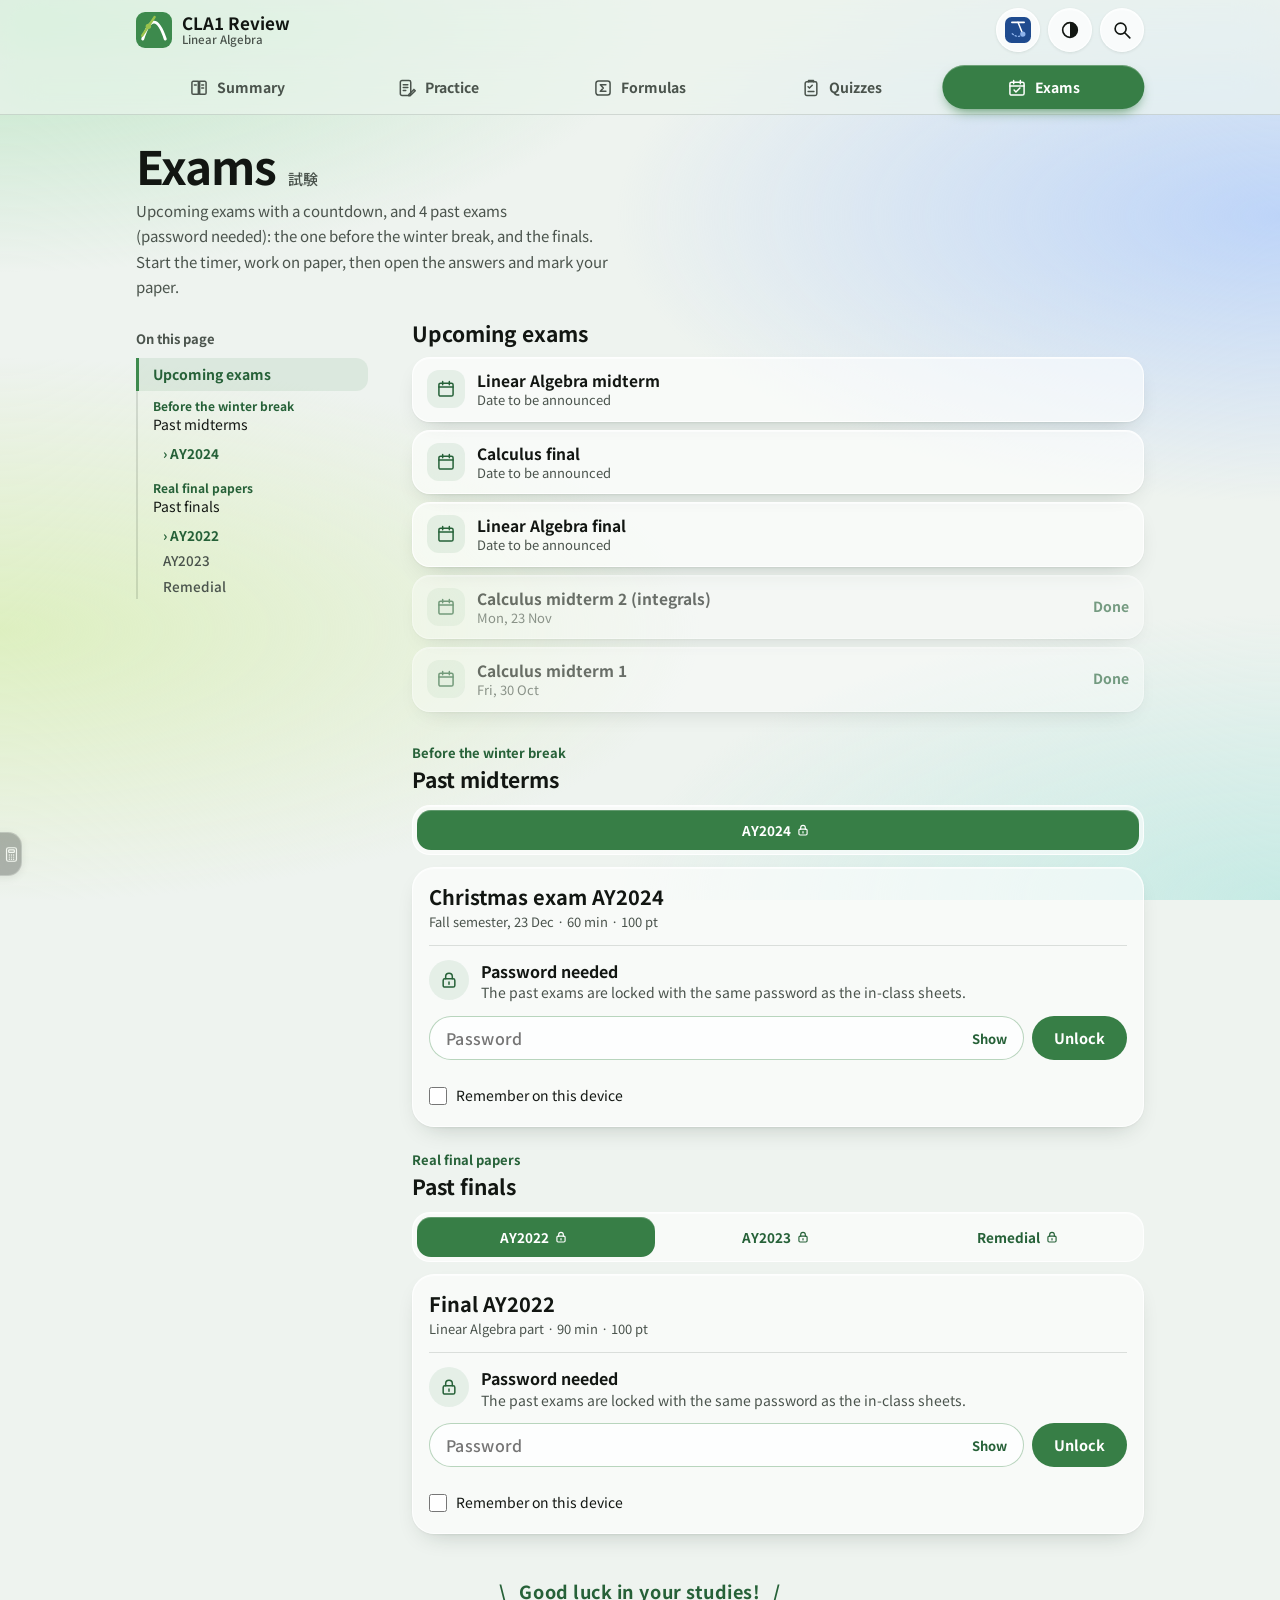
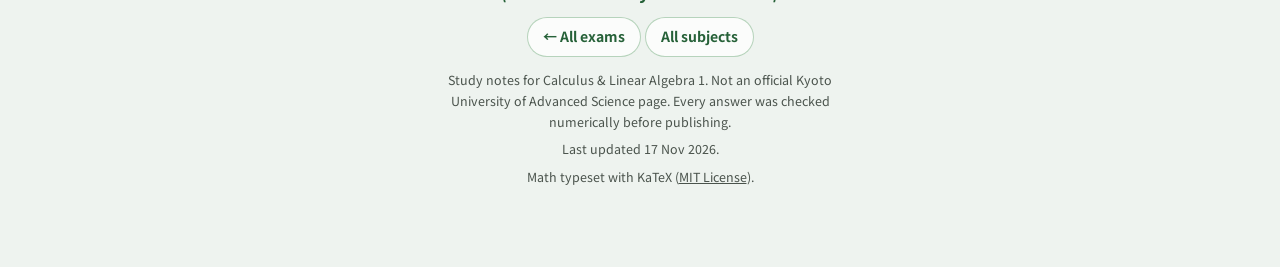
<file: math/linear-algebra/index.html>
<!doctype html>
<html lang="en">
<head>
<meta charset="utf-8">
<meta name="viewport" content="width=device-width, initial-scale=1, viewport-fit=cover">
<title>CLA1 Linear Algebra Review</title>
<meta name="description" content="Past Linear Algebra exams of Calculus &amp; Linear Algebra 1, with worked answers. Notes follow once the classes start.">
<meta property="og:type" content="website">
<meta property="og:site_name" content="Study Notes">
<meta property="og:title" content="CLA1 Review · Linear Algebra">
<meta property="og:description" content="Unofficial review notes for Linear Algebra: past exams with worked answers, notes to follow.">
<meta property="og:url" content="https://lmheew.github.io/y1-s1/math/linear-algebra/">
<meta property="og:image" content="https://lmheew.github.io/y1-s1/og-math-linear-algebra.png">
<meta property="og:image:width" content="1200">
<meta property="og:image:height" content="630">
<meta property="og:image:alt" content="CLA1 Review, Linear Algebra: past exams with worked answers, notes to follow">
<meta name="twitter:card" content="summary_large_image">
<style>@media (prefers-reduced-motion: no-preference) { @view-transition { navigation: auto; } }</style>
<meta name="robots" content="noindex, nofollow">
<meta name="theme-color" content="#ECF3EE" media="(prefers-color-scheme: light)">
<meta name="theme-color" content="#101713" media="(prefers-color-scheme: dark)">
<link rel="icon" href="../../favicon-math.svg" type="image/svg+xml">
<link rel="apple-touch-icon" href="../../apple-touch-icon.png">
<link rel="manifest" href="../../manifest.webmanifest">
<script>try{var o=JSON.parse(localStorage.getItem('cla1-midterm-review')||'null')||{},d=document.documentElement,t=o.theme,l=o.look;if(t==='light'||t==='dark'){d.setAttribute('data-theme',t);d.setAttribute('data-theme-early','')}if(l==='classic'||l==='paper'){d.setAttribute('data-look',l);var c=l==='paper'?['#F4F0E7','#1E1D1B']:['#FFFFFF',''];document.querySelectorAll('meta[name="theme-color"]').forEach(function(m){var k=c[/dark/.test(m.media)?1:0];if(k){m.setAttribute('data-glass',m.content);m.content=k}})}}catch(e){}</script>
<link rel="preconnect" href="https://fonts.googleapis.com">
<link rel="preconnect" href="https://fonts.gstatic.com" crossorigin>
<link rel="stylesheet" href="https://fonts.googleapis.com/css2?family=Noto+Sans+JP:wght@400;500;700;900&display=swap">
<link rel="preload" href="../assets/fonts/KaTeX_Main-Regular.woff2" as="font" type="font/woff2" crossorigin>
<link rel="preload" href="../assets/fonts/KaTeX_Math-Italic.woff2" as="font" type="font/woff2" crossorigin>
<link rel="preload" href="../assets/math.js?v=b823ebf8f1" as="script">
<link rel="stylesheet" href="../assets/math.css?v=50949417f4">
</head>
<body data-page="{&quot;name&quot;:&quot;Linear Algebra&quot;,&quot;store&quot;:&quot;cla1-linear-algebra-review&quot;,&quot;seen&quot;:&quot;math-linear-algebra&quot;,&quot;home&quot;:&quot;exams&quot;,&quot;scores&quot;:&quot;cla1-linear-algebra-scores&quot;,&quot;suggest&quot;:[&quot;determinant&quot;,&quot;inverse&quot;,&quot;Hermitian&quot;,&quot;row echelon&quot;,&quot;LDU&quot;,&quot;rank&quot;],&quot;tryWords&quot;:&quot;\&quot;determinant\&quot; or \&quot;rank\&quot;&quot;}">
<div class="sb-edge" aria-hidden="true"></div>

<header class="appbar"><div class="wrap appbar-row">
  <a class="brand" href="#summary" aria-label="CLA1 Review, Linear Algebra, go to Summary"><svg class="badge" viewBox="0 0 32 32" aria-hidden="true"><rect width="32" height="32" rx="8" class="b-bg"/><path d="M6 24Q16 -6 26 24" class="b-curve"/><path d="M5.5 21L16.5 4.5" class="b-tan"/><circle cx="11" cy="12.75" r="2.4" class="b-dot"/></svg><span class="brand-text"><b>CLA1 Review</b><small>Linear Algebra</small></span></a>
  <div class="appbar-actions">
    <a class="icon-btn subj-btn" href="../../physics/" aria-label="Switch to Physics (EP1)" title="Switch to Physics (EP1)"><svg viewBox="0 0 32 32" aria-hidden="true"><rect width="32" height="32" rx="8" fill="#1F4B8F"/><path d="M8.5 6.5h15" stroke="#FFFFFF" stroke-width="2.2" stroke-linecap="round"/><path d="M16 6.5L21.2 19.2" stroke="#FFFFFF" stroke-width="1.8" stroke-linecap="round"/><path d="M9 20.5Q16 27 23 20.5" fill="none" stroke="#8FB4EC" stroke-width="1.6" stroke-linecap="round" stroke-dasharray="1.6 2.6"/><circle cx="21.9" cy="21" r="3.3" fill="#8FB4EC"/></svg></a>
    <button type="button" class="icon-btn" id="theme-btn" data-mode="system" aria-label="Theme: system. Tap to change."><span class="t-system"><svg viewBox="0 0 24 24" aria-hidden="true" class="ic"><circle cx="12" cy="12" r="8"/><path d="M12 4a8 8 0 0 1 0 16z" class="fill"/></svg></span><span class="t-light"><svg viewBox="0 0 24 24" aria-hidden="true" class="ic"><circle cx="12" cy="12" r="4"/><path d="M12 2.5v2.2M12 19.3v2.2M2.5 12h2.2M19.3 12h2.2M5.3 5.3l1.6 1.6M17.1 17.1l1.6 1.6M5.3 18.7l1.6-1.6M17.1 6.9l1.6-1.6"/></svg></span><span class="t-dark"><svg viewBox="0 0 24 24" aria-hidden="true" class="ic"><path d="M19.5 14.5A8 8 0 0 1 9.5 4.5a8 8 0 1 0 10 10z"/></svg></span></button>
    <button type="button" class="icon-btn" id="search-btn" aria-label="Search everything"><svg viewBox="0 0 24 24" aria-hidden="true" class="ic"><circle cx="10.5" cy="10.5" r="6"/><path d="M15 15l5.5 5.5"/></svg></button>
  </div>
</div></header>

<div class="sb-foot" aria-hidden="true"></div>
<nav class="tabbar" aria-label="Sections" data-updated="2026-11-17"><div class="tabbar-row" role="tablist">
  <button type="button" class="tab" role="tab" id="tab-summary" data-view="summary" aria-controls="view-summary" aria-selected="true"><svg viewBox="0 0 24 24" aria-hidden="true" class="ic"><path d="M3.5 5.5c0-.8.7-1.5 1.5-1.5h6.2v15.5H5a1.5 1.5 0 0 1-1.5-1.5z"/><path d="M20.5 5.5c0-.8-.7-1.5-1.5-1.5h-6.2v15.5H19a1.5 1.5 0 0 0 1.5-1.5z"/><path d="M6.5 8.5h2.2M15.3 8.5h2.2M15.3 12h2.2"/></svg><span>Summary</span></button><button type="button" class="tab" role="tab" id="tab-practice" data-view="practice" aria-controls="view-practice" aria-selected="false"><svg viewBox="0 0 24 24" aria-hidden="true" class="ic"><rect x="4" y="3" width="12.5" height="18" rx="2"/><path d="M7.5 8h5.5M7.5 11.5h5.5M7.5 15h3"/><path d="M14.2 19.8l6.1-6.1 1.6 1.6-6.1 6.1h-1.6z"/></svg><span>Practice</span></button><button type="button" class="tab" role="tab" id="tab-formulas" data-view="formulas" aria-controls="view-formulas" aria-selected="false"><svg viewBox="0 0 24 24" aria-hidden="true" class="ic"><rect x="3.5" y="3.5" width="17" height="17" rx="3"/><path d="M15.5 8H8.8l3.6 4-3.6 4h6.7"/></svg><span>Formulas</span></button><button type="button" class="tab" role="tab" id="tab-quizzes" data-view="quizzes" aria-controls="view-quizzes" aria-selected="false"><svg viewBox="0 0 24 24" aria-hidden="true" class="ic"><rect x="5" y="4.5" width="14" height="16.5" rx="2"/><path d="M9 4.5V3h6v1.5"/><path d="M8.5 10.5l1.6 1.6 3.4-3.4M8.5 16.2h7"/></svg><span>Quizzes</span></button><button type="button" class="tab" role="tab" id="tab-exams" data-view="exams" aria-controls="view-exams" aria-selected="false" data-newest="2026-11-17"><svg viewBox="0 0 24 24" aria-hidden="true" class="ic"><rect x="3.5" y="5" width="17" height="15.5" rx="2"/><path d="M3.5 9.5h17M8 3v4M16 3v4"/><path d="M8.5 14.5l2.2 2.2 4.8-4.8"/></svg><span>Exams</span></button>
</div></nav>

<main data-locked="locked.json?v=91bd00cc98">
  <section id="view-summary" class="view" role="tabpanel" aria-labelledby="tab-summary">
    <div class="band"><div class="wrap"><h1 class="band-title"><span class="en">Summary</span><span class="jp" lang="ja">まとめ</span></h1><p class="band-lede">Notes for each Linear Algebra lesson are added here once the classes start.</p></div></div>
    <div class="wrap content">
      
    <section class="qgroup" id="su-soon">
      <header class="qg-head"><p class="kicker">Linear Algebra</p><h2>Notes after the first class</h2></header>
      <p class="soon-box"><svg viewBox="0 0 24 24" aria-hidden="true" class="ic"><rect x="3.5" y="5" width="17" height="15.5" rx="2"/><path d="M3.5 9.5h17M8 3v4M16 3v4"/></svg><span>Each lesson gets its key ideas and common mistakes here, after its class.</span></p>
    </section>
    </div>
  </section>

  <section id="view-practice" class="view" role="tabpanel" aria-labelledby="tab-practice" hidden>
    <div class="band"><div class="wrap"><h1 class="band-title"><span class="en">Practice</span><span class="jp" lang="ja">練習問題</span></h1><p class="band-lede">Practice problems with worked solutions come with the Linear Algebra lessons.</p></div></div>
    <div class="wrap content" data-lazy="practice"><p class="lazy-wait">Loading…</p></div>
  </section>

  <section id="view-formulas" class="view" role="tabpanel" aria-labelledby="tab-formulas" hidden>
    <div class="band"><div class="wrap"><h1 class="band-title"><span class="en">Formulas</span><span class="jp" lang="ja">公式集</span></h1><p class="band-lede">The formulas come with the Linear Algebra lessons.</p></div></div>
    <div class="wrap content" data-lazy="formulas"><p class="lazy-wait">Loading…</p></div>
  </section>

  <section id="view-quizzes" class="view" role="tabpanel" aria-labelledby="tab-quizzes" hidden>
    <div class="band"><div class="wrap"><h1 class="band-title"><span class="en">Quizzes</span><span class="jp" lang="ja">小テスト</span></h1><p class="band-lede">The in-class quizzes of Linear Algebra are added here after each class.</p></div></div>
    <div class="wrap content" data-lazy="quizzes"><p class="lazy-wait">Loading…</p></div>
  </section>

  <section id="view-exams" class="view" role="tabpanel" aria-labelledby="tab-exams" hidden>
    <div class="band"><div class="wrap"><h1 class="band-title"><span class="en">Exams</span><span class="jp" lang="ja">試験</span></h1><p class="band-lede">Upcoming exams with a countdown, and 4 past exams <span class="nw">(password needed)</span>: the one before the winter break, and the finals. Start the timer, work on paper, then open the answers and mark your paper.</p></div></div>
    <div class="wrap content" data-lazy="exams"><p class="lazy-wait">Loading…</p></div>
  </section>

  <section id="view-night" class="view night" aria-label="Night-before sheet" hidden>
    <div class="band"><div class="wrap"><h1 class="band-title"><span class="en">Night before</span><span class="jp" lang="ja">直前チェック</span></h1><p class="band-lede">The night-before sheet for Linear Algebra comes with its notes.</p></div></div>
    <div class="wrap content" data-lazy="night"><p class="lazy-wait">Loading…</p></div>
  </section>
</main>
<script type="text/x-lazy-html" id="lazy-night"><div class="night-tools"><button type="button" class="pill" data-night-print><svg viewBox="0 0 24 24" aria-hidden="true" class="ic"><path d="M7 8.5V3.5h10v5"/><rect x="3.5" y="8.5" width="17" height="8.5" rx="2"/><path d="M7 14h10v6.5H7z"/></svg><span>Print</span></button><button type="button" class="linkbtn" data-night-back>Back</button></div>
    <section class="qgroup" id="nt-soon">
      <header class="qg-head"><p class="kicker">The night before</p><h2>Comes with the notes</h2></header>
      <p class="soon-box"><svg viewBox="0 0 24 24" aria-hidden="true" class="ic"><rect x="3.5" y="5" width="17" height="15.5" rx="2"/><path d="M3.5 9.5h17M8 3v4M16 3v4"/></svg><span>The night-before sheet follows once the lessons have notes.</span></p>
    </section></script>
<script type="text/x-lazy-html" id="lazy-practice"><section class="qgroup" id="pu-soon">
      <header class="qg-head"><p class="kicker">Practice</p><h2>Comes with the lessons</h2></header>
      <p class="soon-box"><svg viewBox="0 0 24 24" aria-hidden="true" class="ic"><rect x="3.5" y="5" width="17" height="15.5" rx="2"/><path d="M3.5 9.5h17M8 3v4M16 3v4"/></svg><span>Practice problems with worked solutions follow each Linear Algebra lesson.</span></p>
    </section></script>
<script type="text/x-lazy-html" id="lazy-formulas"><section class="qgroup" id="fg-soon">
      <header class="qg-head"><p class="kicker">Formulas</p><h2>Comes with the lessons</h2></header>
      <p class="soon-box"><svg viewBox="0 0 24 24" aria-hidden="true" class="ic"><rect x="3.5" y="5" width="17" height="15.5" rx="2"/><path d="M3.5 9.5h17M8 3v4M16 3v4"/></svg><span>Each lesson’s formulas are added here after its class.</span></p>
    </section></script>
<script type="text/x-lazy-html" id="lazy-quizzes"><section class="qgroup" id="qg-soon">
      <header class="qg-head"><p class="kicker">In-class quizzes</p><h2>Coming with the lessons</h2></header>
      <p class="soon-box"><svg viewBox="0 0 24 24" aria-hidden="true" class="ic"><rect x="3.5" y="5" width="17" height="15.5" rx="2"/><path d="M3.5 9.5h17M8 3v4M16 3v4"/></svg><span>Each in-class quiz, with two open follow-ups, is added here after its class.</span></p>
    </section></script>
<script type="text/x-lazy-html" id="lazy-exams"><section class="exam-up" id="ex-upcoming">
      <h2 class="sec-title">Upcoming exams</h2>
      <ul class="up-list">
      <li class="up-item" data-date="2026-10-30" data-time="">
        <span class="up-cal" aria-hidden="true"><svg viewBox="0 0 24 24" aria-hidden="true" class="ic"><rect x="3.5" y="5" width="17" height="15.5" rx="2"/><path d="M3.5 9.5h17M8 3v4M16 3v4"/></svg></span>
        <span class="up-main"><b class="up-name">Calculus midterm 1</b><span class="up-when"></span></span>
        <span class="up-left" aria-live="off"></span>
      </li>
      <li class="up-item" data-date="2026-11-23" data-time="">
        <span class="up-cal" aria-hidden="true"><svg viewBox="0 0 24 24" aria-hidden="true" class="ic"><rect x="3.5" y="5" width="17" height="15.5" rx="2"/><path d="M3.5 9.5h17M8 3v4M16 3v4"/></svg></span>
        <span class="up-main"><b class="up-name">Calculus midterm 2 (integrals)</b><span class="up-when"></span></span>
        <span class="up-left" aria-live="off"></span>
      </li>
      <li class="up-item" data-date="" data-time="">
        <span class="up-cal" aria-hidden="true"><svg viewBox="0 0 24 24" aria-hidden="true" class="ic"><rect x="3.5" y="5" width="17" height="15.5" rx="2"/><path d="M3.5 9.5h17M8 3v4M16 3v4"/></svg></span>
        <span class="up-main"><b class="up-name">Linear Algebra midterm</b><span class="up-when">Date to be announced</span></span>
        <span class="up-left" aria-live="off"></span>
      </li>
      <li class="up-item" data-date="" data-time="">
        <span class="up-cal" aria-hidden="true"><svg viewBox="0 0 24 24" aria-hidden="true" class="ic"><rect x="3.5" y="5" width="17" height="15.5" rx="2"/><path d="M3.5 9.5h17M8 3v4M16 3v4"/></svg></span>
        <span class="up-main"><b class="up-name">Calculus final</b><span class="up-when">Date to be announced</span></span>
        <span class="up-left" aria-live="off"></span>
      </li>
      <li class="up-item" data-date="" data-time="">
        <span class="up-cal" aria-hidden="true"><svg viewBox="0 0 24 24" aria-hidden="true" class="ic"><rect x="3.5" y="5" width="17" height="15.5" rx="2"/><path d="M3.5 9.5h17M8 3v4M16 3v4"/></svg></span>
        <span class="up-main"><b class="up-name">Linear Algebra final</b><span class="up-when">Date to be announced</span></span>
        <span class="up-left" aria-live="off"></span>
      </li></ul>
      
    </section>
    <section class="qgroup mockgroup" id="past">
      <header class="qg-head"><p class="kicker">Before the winter break</p><h2>Past midterms</h2></header>
      <div class="seg" role="tablist" aria-label="Past midterms"><button type="button" class="seg-btn" role="tab" data-seg="0" aria-controls="p2024" aria-selected="true">AY2024<span class="seg-lock"><svg viewBox="0 0 24 24" aria-hidden="true" class="ic"><rect x="5" y="10.5" width="14" height="10" rx="2"/><path d="M8 10.5V8a4 4 0 0 1 8 0v2.5M12 14.5v2.5"/></svg></span><span class="seg-score"></span></button></div>
      
  <article class="sheet lock" id="p2024" data-seg="0" data-added="2026-11-17">
    <header class="sheet-head"><div><h3 class="sheet-title">Christmas exam AY2024</h3><p class="sheet-sub"><span class="nw">Fall semester, 23 Dec</span> · <span class="nw">60 min</span> · <span class="nw">100 pt</span></p></div></header>
    
    <form class="unlock" novalidate>
      <div class="u-head"><span class="u-icon"><svg viewBox="0 0 24 24" aria-hidden="true" class="ic"><rect x="5" y="10.5" width="14" height="10" rx="2"/><path d="M8 10.5V8a4 4 0 0 1 8 0v2.5M12 14.5v2.5"/></svg></span><div><p class="u-title">Password needed</p><p class="u-text">The past exams are locked with the same password as the in-class sheets.</p></div></div>
      <div class="u-row">
        <div class="u-field"><label class="sr" for="pw-p2024">Password</label><input id="pw-p2024" name="password" type="password" autocomplete="current-password" autocapitalize="none" autocorrect="off" spellcheck="false" placeholder="Password"><button type="button" class="u-show" aria-pressed="false" aria-controls="pw-p2024">Show</button></div>
        <button type="submit" class="u-go">Unlock</button>
      </div>
      <p class="u-msg" role="status" aria-live="polite"></p>
      <label class="u-remember"><input type="checkbox" name="remember"><span>Remember on this device</span></label>
    </form>
  </article>
    </section>
    <section class="qgroup mockgroup" id="past-finals">
      <header class="qg-head"><p class="kicker">Real final papers</p><h2>Past finals</h2></header>
      <div class="seg" role="tablist" aria-label="Past finals"><button type="button" class="seg-btn" role="tab" data-seg="0" aria-controls="p2022" aria-selected="true">AY2022<span class="seg-lock"><svg viewBox="0 0 24 24" aria-hidden="true" class="ic"><rect x="5" y="10.5" width="14" height="10" rx="2"/><path d="M8 10.5V8a4 4 0 0 1 8 0v2.5M12 14.5v2.5"/></svg></span><span class="seg-score"></span></button><button type="button" class="seg-btn" role="tab" data-seg="1" aria-controls="p2023" aria-selected="false">AY2023<span class="seg-lock"><svg viewBox="0 0 24 24" aria-hidden="true" class="ic"><rect x="5" y="10.5" width="14" height="10" rx="2"/><path d="M8 10.5V8a4 4 0 0 1 8 0v2.5M12 14.5v2.5"/></svg></span><span class="seg-score"></span></button><button type="button" class="seg-btn" role="tab" data-seg="2" aria-controls="p2023r" aria-selected="false">Remedial<span class="seg-lock"><svg viewBox="0 0 24 24" aria-hidden="true" class="ic"><rect x="5" y="10.5" width="14" height="10" rx="2"/><path d="M8 10.5V8a4 4 0 0 1 8 0v2.5M12 14.5v2.5"/></svg></span><span class="seg-score"></span></button></div>
      
  <article class="sheet lock" id="p2022" data-seg="0" data-added="2026-11-17">
    <header class="sheet-head"><div><h3 class="sheet-title">Final AY2022</h3><p class="sheet-sub"><span class="nw">Linear Algebra part</span> · <span class="nw">90 min</span> · <span class="nw">100 pt</span></p></div></header>
    
    <form class="unlock" novalidate>
      <div class="u-head"><span class="u-icon"><svg viewBox="0 0 24 24" aria-hidden="true" class="ic"><rect x="5" y="10.5" width="14" height="10" rx="2"/><path d="M8 10.5V8a4 4 0 0 1 8 0v2.5M12 14.5v2.5"/></svg></span><div><p class="u-title">Password needed</p><p class="u-text">The past exams are locked with the same password as the in-class sheets.</p></div></div>
      <div class="u-row">
        <div class="u-field"><label class="sr" for="pw-p2022">Password</label><input id="pw-p2022" name="password" type="password" autocomplete="current-password" autocapitalize="none" autocorrect="off" spellcheck="false" placeholder="Password"><button type="button" class="u-show" aria-pressed="false" aria-controls="pw-p2022">Show</button></div>
        <button type="submit" class="u-go">Unlock</button>
      </div>
      <p class="u-msg" role="status" aria-live="polite"></p>
      <label class="u-remember"><input type="checkbox" name="remember"><span>Remember on this device</span></label>
    </form>
  </article>
  <article class="sheet lock" id="p2023" data-seg="1" hidden data-added="2026-11-17">
    <header class="sheet-head"><div><h3 class="sheet-title">Final AY2023</h3><p class="sheet-sub"><span class="nw">Linear Algebra part</span> · <span class="nw">90 min</span> · <span class="nw">100 pt</span></p></div></header>
    
    <form class="unlock" novalidate>
      <div class="u-head"><span class="u-icon"><svg viewBox="0 0 24 24" aria-hidden="true" class="ic"><rect x="5" y="10.5" width="14" height="10" rx="2"/><path d="M8 10.5V8a4 4 0 0 1 8 0v2.5M12 14.5v2.5"/></svg></span><div><p class="u-title">Password needed</p><p class="u-text">The past exams are locked with the same password as the in-class sheets.</p></div></div>
      <div class="u-row">
        <div class="u-field"><label class="sr" for="pw-p2023">Password</label><input id="pw-p2023" name="password" type="password" autocomplete="current-password" autocapitalize="none" autocorrect="off" spellcheck="false" placeholder="Password"><button type="button" class="u-show" aria-pressed="false" aria-controls="pw-p2023">Show</button></div>
        <button type="submit" class="u-go">Unlock</button>
      </div>
      <p class="u-msg" role="status" aria-live="polite"></p>
      <label class="u-remember"><input type="checkbox" name="remember"><span>Remember on this device</span></label>
    </form>
  </article>
  <article class="sheet lock" id="p2023r" data-seg="2" hidden data-added="2026-11-17">
    <header class="sheet-head"><div><h3 class="sheet-title">Remedial exam AY2023</h3><p class="sheet-sub">Linear Algebra, the retake · <span class="nw">90 min</span> · <span class="nw">100 pt</span></p></div></header>
    
    <form class="unlock" novalidate>
      <div class="u-head"><span class="u-icon"><svg viewBox="0 0 24 24" aria-hidden="true" class="ic"><rect x="5" y="10.5" width="14" height="10" rx="2"/><path d="M8 10.5V8a4 4 0 0 1 8 0v2.5M12 14.5v2.5"/></svg></span><div><p class="u-title">Password needed</p><p class="u-text">The past exams are locked with the same password as the in-class sheets.</p></div></div>
      <div class="u-row">
        <div class="u-field"><label class="sr" for="pw-p2023r">Password</label><input id="pw-p2023r" name="password" type="password" autocomplete="current-password" autocapitalize="none" autocorrect="off" spellcheck="false" placeholder="Password"><button type="button" class="u-show" aria-pressed="false" aria-controls="pw-p2023r">Show</button></div>
        <button type="submit" class="u-go">Unlock</button>
      </div>
      <p class="u-msg" role="status" aria-live="polite"></p>
      <label class="u-remember"><input type="checkbox" name="remember"><span>Remember on this device</span></label>
    </form>
  </article>
    </section></script>


<footer class="site-foot"><div class="wrap">
  <p class="deco cheer">Good luck in your studies!</p>
  <p class="foot-links"><a href="../">← All exams</a> <a href="../../">All subjects</a></p>
  <p class="fine">Study notes for Calculus &amp; Linear Algebra 1. Not an official Kyoto University of Advanced Science page. Every answer was checked numerically before publishing.</p>
  <p class="fine">Last updated <time datetime="2026-11-17">17 Nov 2026</time>.</p>
  <p class="fine">Math typeset with KaTeX (<a href="../../src/vendor/katex/LICENSE.txt">MIT License</a>).</p>
</div></footer>

<div class="search-sheet" id="search" role="dialog" aria-modal="true" aria-label="Search" hidden>
  <div class="search-bar"><div class="wrap search-row">
    <label class="search-field"><svg viewBox="0 0 24 24" aria-hidden="true" class="ic"><circle cx="10.5" cy="10.5" r="6"/><path d="M15 15l5.5 5.5"/></svg><input id="search-input" type="search" placeholder="Search problems, formulas, notes" autocomplete="off" enterkeyhint="search"></label>
    <button type="button" class="icon-btn" id="search-close" aria-label="Close search"><svg viewBox="0 0 24 24" aria-hidden="true" class="ic"><path d="M6 6l12 12M18 6L6 18"/></svg></button>
  </div></div>
  <div class="wrap search-results" id="search-results"></div>
</div>
<script type="application/json" id="search-index">[]</script>
<script src="../assets/math.js?v=b823ebf8f1"></script>
</body>
</html>
</file>
<file: src/shared/totop.css>
/* Back-to-top button: a round button in the bottom-right corner, above the phone tab bar. Hidden near the top of
   the page; it fades in once the page has been scrolled about half a screen down, and tucks away while the page
   scrolls down. A page without a tab bar sets --totop-bottom; the hover and focus colours come from the page's
   --bar-active and --lime-deep. */
.totop { position: fixed; z-index: 35; right: max(14px, calc(env(safe-area-inset-right, 0px) + 10px));
  bottom: var(--totop-bottom, calc(var(--tabbar-h, 60px) + env(safe-area-inset-bottom, 0px) + 14px));
  width: 44px; height: 44px; margin: 0; padding: 0; display: grid; place-items: center; border: 0; border-radius: 50%;
  background: var(--bar, #377E46); color: var(--on-bar, #FFFFFF); box-shadow: 0 4px 14px rgba(0, 0, 0, .22); cursor: pointer;
  -webkit-tap-highlight-color: transparent; opacity: 0; visibility: hidden; transform: translateY(12px) scale(.9);
  transition: opacity .2s ease, transform .2s ease, visibility 0s linear .2s, background-color .15s ease; }
.totop.show { opacity: 1; visibility: visible; transform: none; transition: opacity .2s ease, transform .2s ease, visibility 0s, background-color .15s ease; }
/* tucked into the right edge while the page scrolls down, back on the way up (totop.js sets .fab-away) */
.fab-away .totop.show:not(:focus-visible) { opacity: 0; visibility: hidden; transform: translateX(calc(100% + 16px));
  transition: opacity .2s ease, transform .26s ease, visibility 0s linear .26s, background-color .15s ease; }
.totop:hover { background: var(--bar-active, #2B6638); }
.totop:active { transform: scale(.94); }
.totop:focus-visible { outline: 2.5px solid var(--lime-deep, #7BA831); outline-offset: 3px; }
.totop svg { width: 22px; height: 22px; fill: none; stroke: currentColor; stroke-width: 2.2; stroke-linecap: round; stroke-linejoin: round; }
:root[data-theme="dark"] .totop { box-shadow: 0 0 0 1px rgba(255, 255, 255, .2), 0 4px 14px rgba(0, 0, 0, .5); }
@media (prefers-color-scheme: dark) { :root:not([data-theme="light"]) .totop { box-shadow: 0 0 0 1px rgba(255, 255, 255, .2), 0 4px 14px rgba(0, 0, 0, .5); } }
@media (min-width: 860px) {
  .totop { right: max(24px, calc(env(safe-area-inset-right, 0px) + 10px)); bottom: var(--totop-bottom, calc(24px + env(safe-area-inset-bottom, 0px))); }
}
@media (prefers-reduced-motion: reduce) { .totop, .totop.show, .fab-away .totop.show:not(:focus-visible) { transition: none; transform: none; } }
@media print { .totop { display: none !important; } }
</file>
<file: math/assets/math.css>
/* Built by src/math/build.mjs from src/math/page.css, src/shared/calculator.css, src/shared/totop.css, src/shared/looks.css and KaTeX. Don't edit it here: change the sources and build again. */
/* Layout: an app shell drawn as frosted glass. A soft colour wash sits behind everything (body::after, fixed).
   The bars are real glass: the app bar, the tab bar, the search sheet, the session bar and the calculator blur what
   scrolls under them. Cards and boxes are see-through panels with a light edge and no blur of their own, so a tab
   with a hundred cards stays cheap to draw. Each view opens on a large title ("Practice 練習問題"); the tab bar floats
   at the bottom on phones and sits under the app bar on wide screens. The greens and limes are sampled from
   kuas.ac.jp; Physics swaps them for blues (physics.css). */
:root {
  --bg: #EEF3EF;
  --surface: #FFFFFF;
  --band: #DEE6DD;
  --green: #3D8A4D;
  --green-text: #266138;
  --green-line: rgba(61, 138, 77, .36);
  --lime: #9CC34C;
  --lime-deep: #7BA831;
  --bar: #377E46;
  --bar-active: #2B6638;
  --charcoal: #505050;
  --ink: #121612;
  --ink-soft: #4A534C;
  --line: rgba(22, 36, 27, .13);
  --icon-ink: #293447;
  --tint: rgba(61, 138, 77, .1);
  --tint-solid: #EEF5E8;
  --flash: #E3F0CB;
  --warn: #A63C24;
  --warn-tint: rgba(191, 74, 48, .09);
  --amber: #7C4D08;
  --amber-tint: rgba(170, 110, 20, .14);
  /* the glass: the wash behind the page (kept light enough that the text colours above read on it anywhere), a panel's
     fill, a control's (or a box inside a panel), what lies under a tinted box that sits on the page itself (it lightens
     the wash there; in dark mode it darkens it), a panel's light edge and its shadow, the colour of an icon's cut-out
     on a panel, and the bars (--bar-rgb is also what .sb-edge gives the iOS status bar, and the pages' theme-color) */
  --wash-1: #BCE5C4; --wash-2: #BDD4F8; --wash-3: #DDEFC0; --wash-4: #C6EAE4;
  --glass: rgba(255, 255, 255, .58);
  --glass-2: rgba(255, 255, 255, .74);
  --under: rgba(255, 255, 255, .55);
  --glass-edge: rgba(255, 255, 255, .8);
  --glass-shine: inset 0 1px 0 rgba(255, 255, 255, .6);
  --glass-shadow: 0 1px 2px rgba(18, 40, 28, .05), 0 10px 26px -14px rgba(18, 40, 28, .3);
  --cutout: #F8FBF8;
  --bar-rgb: 236, 243, 238;
  --on-bar: #FFFFFF; /* text and icons on the subject's fill (--bar); Paper's dark mode fills with light ink, so dark text */
  /* the appearance menu's little pictures of each theme (looks.css), in the subject's colours whichever theme is on */
  --sw-glass-1: #BCE5C4; --sw-glass-2: #BDD4F8; --sw-accent: #3D8A4D; --sw-band: #DEE6DD;
  --chrome: rgba(var(--bar-rgb), .72);
  --blur: saturate(1.7) blur(20px);
  --font: "Noto Sans JP", "Hiragino Sans", "Hiragino Kaku Gothic ProN", "Yu Gothic", Meiryo, system-ui, sans-serif;
  --tabbar-h: 70px;
  --anchor-top: 76px;
  color-scheme: light;
}
@media (prefers-color-scheme: dark) {
  :root:not([data-theme="light"]) {
    --bg: #0E1310; --surface: #151C17; --band: #1B261E; --green: #5DB570; --green-text: #86CF95; --green-line: rgba(93, 181, 112, .4);
    --lime: #A6CF5A; --lime-deep: #8DB845; --bar: #2B6337; --bar-active: #1F4B29; --charcoal: #3A413C;
    --ink: #E6EDE7; --ink-soft: #A9B5AB; --line: rgba(255, 255, 255, .12); --icon-ink: #D3DCE8; --tint: rgba(93, 181, 112, .13); --tint-solid: #1A281E;
    --flash: #2A3A1E; --warn: #F2957D; --warn-tint: rgba(240, 140, 115, .12); --amber: #E8B564; --amber-tint: rgba(226, 171, 85, .14);
    --wash-1: #143F22; --wash-2: #132D5E; --wash-3: #27390C; --wash-4: #0A3534;
    --glass: rgba(255, 255, 255, .055); --glass-2: rgba(255, 255, 255, .09); --under: rgba(0, 0, 0, .26); --glass-edge: rgba(255, 255, 255, .11);
    --glass-shine: inset 0 1px 0 rgba(255, 255, 255, .07); --glass-shadow: 0 1px 2px rgba(0, 0, 0, .3), 0 12px 28px -14px rgba(0, 0, 0, .75);
    --cutout: #1C2620; --bar-rgb: 16, 23, 19;
    color-scheme: dark;
  }
}
:root[data-theme="dark"] {
  --bg: #0E1310; --surface: #151C17; --band: #1B261E; --green: #5DB570; --green-text: #86CF95; --green-line: rgba(93, 181, 112, .4);
  --lime: #A6CF5A; --lime-deep: #8DB845; --bar: #2B6337; --bar-active: #1F4B29; --charcoal: #3A413C;
  --ink: #E6EDE7; --ink-soft: #A9B5AB; --line: rgba(255, 255, 255, .12); --icon-ink: #D3DCE8; --tint: rgba(93, 181, 112, .13); --tint-solid: #1A281E;
  --flash: #2A3A1E; --warn: #F2957D; --warn-tint: rgba(240, 140, 115, .12); --amber: #E8B564; --amber-tint: rgba(226, 171, 85, .14);
  --wash-1: #143F22; --wash-2: #132D5E; --wash-3: #27390C; --wash-4: #0A3534;
  --glass: rgba(255, 255, 255, .055); --glass-2: rgba(255, 255, 255, .09); --under: rgba(0, 0, 0, .26); --glass-edge: rgba(255, 255, 255, .11);
  --glass-shine: inset 0 1px 0 rgba(255, 255, 255, .07); --glass-shadow: 0 1px 2px rgba(0, 0, 0, .3), 0 12px 28px -14px rgba(0, 0, 0, .75);
  --cutout: #1C2620; --bar-rgb: 16, 23, 19;
  color-scheme: dark;
}
/* a browser that can't blur what is behind an element gets nearly solid bars, so the page doesn't show through them */
@supports not ((backdrop-filter: blur(1px)) or (-webkit-backdrop-filter: blur(1px))) {
  :root { --chrome: rgba(var(--bar-rgb), .97); }
  .search-sheet { background: rgb(var(--bar-rgb)); }
}

*, *::before, *::after { box-sizing: border-box; }
[hidden] { display: none !important; }
html { -webkit-text-size-adjust: 100%; }
body { margin: 0; background: var(--bg); color: var(--ink); font-family: var(--font); font-size: 16px; line-height: 1.7; padding-bottom: calc(var(--tabbar-h) + env(safe-area-inset-bottom, 0px) + 8px); }
body::before { content: ""; position: fixed; inset: 0 0 auto; height: env(safe-area-inset-top, 0px); z-index: 10; background: var(--chrome);
  -webkit-backdrop-filter: var(--blur); backdrop-filter: var(--blur); }
/* the colour wash behind the page: four soft patches that stay put while the page scrolls. It is as tall as the
   screen with the browser's bars tucked away (lvh), so it reaches the bottom edge while those slide out. */
body::after { content: ""; position: fixed; z-index: -1; top: 0; left: 0; right: 0; height: 100vh; height: 100lvh; pointer-events: none;
  background: radial-gradient(72% 42% at 0% 0%, var(--wash-1), transparent 72%), radial-gradient(72% 44% at 100% 24%, var(--wash-2), transparent 72%),
    radial-gradient(76% 42% at 0% 70%, var(--wash-3), transparent 72%), radial-gradient(72% 44% at 100% 100%, var(--wash-4), transparent 72%); }
/* iOS and iPadOS 26+ blur the page under the status bar of the Home Screen app unless they find a fixed, full-width box
   more than 10 px tall at the top edge (a real element: a ::before isn't found, and the safe-area inset there is 0). This
   strip is that box. It paints nothing (its background is clipped to text it doesn't have), and the system fills the
   status bar with its colour: the bars' own colour, without their see-through part. */
.sb-edge { position: fixed; top: 0; left: 0; right: 0; height: 12px; z-index: 2147483647; pointer-events: none;
  background-color: rgb(var(--bar-rgb)); -webkit-background-clip: text; background-clip: text; }
@media print { .sb-edge { display: none; } }
body.noscroll { overflow: hidden; }
.wrap { max-width: 760px; margin-inline: auto; padding-left: max(16px, env(safe-area-inset-left, 0px)); padding-right: max(16px, env(safe-area-inset-right, 0px)); }
p { margin: 0; }
strong { font-weight: 700; }
button { -webkit-tap-highlight-color: transparent; }
svg.ic { width: 22px; height: 22px; fill: none; stroke: currentColor; stroke-width: 1.8; stroke-linecap: round; stroke-linejoin: round; flex: none; }
svg.ic .fill { fill: currentColor; stroke: none; }
:where(button, a, summary, input):focus-visible { outline: 2.5px solid var(--lime-deep); outline-offset: 2px; }
/* a panel: a see-through card with a light edge and a soft shadow (no blur: see the top of this file) */
.tile, .habits, .overview, .prob, .sheet, .explore, .sdone, .up-item { border: 1px solid var(--glass-edge); background: var(--glass); box-shadow: var(--glass-shine), var(--glass-shadow); }

/* app bar */
.appbar { position: sticky; top: env(safe-area-inset-top, 0px); z-index: 20; background: var(--chrome); border-bottom: 1px solid var(--line);
  -webkit-backdrop-filter: var(--blur); backdrop-filter: var(--blur); }
.appbar-row { display: flex; align-items: center; justify-content: space-between; gap: 12px; height: 60px; }
.brand { display: flex; align-items: center; gap: 10px; min-width: 0; color: var(--ink); text-decoration: none; }
.badge { width: 36px; height: 36px; flex: none; }
.b-bg { fill: var(--green); }
.b-curve { fill: none; stroke: var(--on-bar); stroke-width: 2.6; stroke-linecap: round; }
.b-tan { fill: none; stroke: var(--lime); stroke-width: 2.2; stroke-linecap: round; }
.b-dot { fill: var(--lime); }
.brand-text { display: grid; min-width: 0; line-height: 1.2; }
.brand-text b { font-size: 17px; font-weight: 700; white-space: nowrap; overflow: hidden; text-overflow: ellipsis; }
.brand-text small { font-size: 11.5px; font-weight: 500; color: var(--ink-soft); white-space: nowrap; overflow: hidden; text-overflow: ellipsis; }
.appbar-actions { display: flex; align-items: center; gap: 8px; flex: none; }
/* Buttons, one rule: actions are pills, filled with the subject colour for the main action of a place (Practice
   session, Next step, Start timer, Unlock) and clear glass for the rest (Reset, Clear, Show all steps); a toggle or
   choice is clear glass with a coloured edge and fills when on (filters, Test me, the switchers); the app bar's
   buttons are round glass icons. */
.icon-btn { appearance: none; width: 44px; height: 44px; border: 1px solid var(--glass-edge); border-radius: 50%; background: var(--glass-2); color: var(--ink);
  box-shadow: var(--glass-shine), 0 1px 3px rgba(18, 40, 28, .1); display: grid; place-items: center; cursor: pointer; padding: 0; transition: transform .15s ease; }
.icon-btn:active { transform: scale(.94); }
@media (hover: hover) { .icon-btn:hover, .linkbtn:hover, .t-reset:hover { background: var(--tint); } }
/* the narrowest phones: slightly smaller buttons, so the page's name stays on one line beside them */
@media (max-width: 359px) {
  .icon-btn { width: 40px; height: 40px; }
  .appbar-actions { gap: 6px; }
  .brand { gap: 8px; }
  .brand-text b { font-size: 16px; }
}
#theme-btn > span { display: none; }
#theme-btn[data-mode="system"] .t-system, #theme-btn[data-mode="light"] .t-light, #theme-btn[data-mode="dark"] .t-dark { display: grid; }

/* tab bar: on phones it floats at the bottom, a glass pill; the open tab is a filled pill that slides to the tab
   tapped (page.js sets --tab-i, the open tab's place in the row, and .no-tab when the view has no tab) */
.tabbar { position: fixed; left: max(10px, env(safe-area-inset-left, 0px)); right: max(10px, env(safe-area-inset-right, 0px));
  bottom: max(8px, calc(env(safe-area-inset-bottom, 0px) - 8px)); z-index: 30; padding: 5px; border: 1px solid var(--glass-edge); border-radius: 28px;
  background: var(--chrome); -webkit-backdrop-filter: saturate(1.8) blur(28px); backdrop-filter: saturate(1.8) blur(28px);
  box-shadow: var(--glass-shine), 0 2px 6px rgba(10, 30, 20, .08), 0 14px 32px -10px rgba(10, 30, 20, .42); }
.tabbar-row { position: relative; max-width: 760px; margin-inline: auto; display: grid; grid-template-columns: repeat(5, minmax(0, 1fr)); }
.tabbar-row::before { content: ""; position: absolute; top: 0; bottom: 0; left: 0; width: 20%; border-radius: 23px; background: var(--bar);
  box-shadow: inset 0 1px 0 rgba(255, 255, 255, .28), 0 6px 14px -6px var(--bar); transform: translateX(calc(var(--tab-i, 0) * 100%)); }
.tabbar.live .tabbar-row::before { transition: transform .34s cubic-bezier(.3, 1.2, .45, 1), opacity .2s ease; }
.tabbar-row.no-tab::before { opacity: 0; }
.tab { appearance: none; position: relative; border: 0; border-radius: 23px; background: transparent; color: var(--ink-soft); min-height: 52px; padding: 7px 2px 6px; display: flex; flex-direction: column; align-items: center; justify-content: center; gap: 3px; font: 700 11px/1.1 var(--font); cursor: pointer; transition: color .2s ease; }
.tab[aria-selected="true"] { color: var(--on-bar); }
.tab .ic { width: 23px; height: 23px; }
/* a tab with something new: a dot by its icon */
.tab.has-new::after { content: ""; position: absolute; top: 7px; right: calc(50% - 17px); width: 8px; height: 8px; border-radius: 50%; background: var(--lime-deep); box-shadow: 0 0 0 2px rgb(var(--bar-rgb)); }
.tab[aria-selected="true"].has-new::after { background: var(--lime); box-shadow: 0 0 0 2px var(--bar); }
@media (max-width: 359px) { .tab { font-size: 10px; } }

/* under the floating tab bar the page fades into the bars' colour, so no half line of text shows around it
   (phones only: the wide tab bar is at the top).
   Safari on iOS 26 lays its address bar over the page: the page goes on under it, but fixed boxes end above it,
   about 100 px above the screen's edge, so the page used to show between the tab bar and Safari's bar. Two things
   cover that: the fade goes on, solid, for 200 px below the edge (off the screen anywhere else), and .sb-foot, a
   fixed, full-width box on the bottom edge like .sb-edge on the top one, has Safari fill the area under its bar
   with the bars' colour. The strip paints nothing itself, so it never covers the tab bar's lower edge. */
.tabbar + main::after { content: ""; position: fixed; z-index: 29; left: 0; right: 0; bottom: -200px; height: calc(var(--tabbar-h) + env(safe-area-inset-bottom, 0px) + 226px); pointer-events: none;
  background: linear-gradient(to bottom, rgba(var(--bar-rgb), 0), rgba(var(--bar-rgb), .86) calc(62% - 124px), rgb(var(--bar-rgb)) calc(100% - 200px)); }
.sb-foot { position: fixed; bottom: 0; left: 0; right: 0; height: 12px; z-index: 2147483647; pointer-events: none;
  background-color: rgb(var(--bar-rgb)); -webkit-background-clip: text; background-clip: text; }
@media print { .sb-foot { display: none; } }

/* a view's title: large, on the page itself, with its Japanese name beside it */
.band .wrap { padding-block: 24px 2px; }
.band-title { margin: 0; display: flex; flex-wrap: wrap; align-items: baseline; gap: 2px 12px; line-height: 1.15; }
.band-title .en { font-size: clamp(34px, 9vw, 46px); font-weight: 700; letter-spacing: -.02em; color: var(--ink); }
.band-title .jp { font-size: 15px; font-weight: 500; color: var(--ink-soft); }
.band-lede { margin-top: 6px; font-size: 15px; color: var(--ink-soft); max-width: 60ch; }
/* phones: a slimmer title, so the tab's content starts higher; the intro shows one line until it is tapped (page.js) */
@media (max-width: 639px) {
  .band .wrap { padding-block: 14px 0; }
  .band-title .en { font-size: 34px; }
  .band-title .jp { font-size: 14px; }
  .band-lede { margin-top: 2px; font-size: 14px; line-height: 1.6; display: -webkit-box; -webkit-box-orient: vertical; -webkit-line-clamp: 1; overflow: hidden; cursor: pointer; }
  .band-lede.open { display: block; cursor: auto; }
}
.content { padding-block: 18px 24px; }
.kicker { margin: 0; font-size: 13px; font-weight: 700; color: var(--green-text); }
/* a tab opened by hand fades in, and its title rises into place (page.js adds .view-in for the length of the fade,
   so the title's move ends first). Only the title moves: the content below keeps its place, so a scroll right
   after the tab opens meets nothing that shifts. */
.view.view-in { animation: view-in .3s ease-out; }
.view.view-in > .band .wrap { animation: view-rise .28s cubic-bezier(.2, .7, .2, 1); }
@keyframes view-in { from { opacity: 0; } }
@keyframes view-rise { from { transform: translateY(8px); } }

/* summary tiles */
.tiles { display: grid; grid-template-columns: repeat(2, minmax(0, 1fr)); gap: 10px; }
.tile { appearance: none; border-radius: 22px; color: var(--ink); padding: 14px 10px 13px; display: flex; flex-direction: column; align-items: center; gap: 3px; text-align: center; font: inherit; cursor: pointer; transition: transform .15s ease; }
.tile:active { transform: scale(.97); }
@media (hover: hover) { .tile:hover { background: var(--glass-2); } }
.tile-ic { width: 46px; height: 46px; fill: none; stroke: var(--icon-ink); stroke-width: 2; stroke-linecap: round; stroke-linejoin: round; flex: none; }
.tile > .tile-ic { box-sizing: content-box; width: 36px; height: 36px; margin-bottom: 3px; padding: 7px; border-radius: 16px; background: var(--glass-2); }
.tile-ic .lime-stroke { stroke: var(--lime); fill: none; }
.tile-ic circle.lime-stroke { fill: var(--cutout); }
.tile-ic .lime-fill { fill: var(--lime); stroke: none; }
.tile-ic .lime-fill-soft { fill: var(--lime); stroke: var(--lime); }
.tile-k { font-size: 12.5px; font-weight: 500; color: var(--green-text); }
.tile-t { font-size: 14.5px; font-weight: 700; line-height: 1.35; }
.tile-q { font-size: 12px; font-weight: 500; color: var(--ink-soft); }
/* a lesson of the schedule still to come: not a link, its notes arrive after the class */
.tile.upcoming { cursor: default; border: 1px dashed var(--line); background: none; box-shadow: none; }
.tile.upcoming:active { transform: none; }
.tile.upcoming:hover { background: none; }
.tile.upcoming .tile-ic { opacity: .45; background: none; }
.tile.upcoming .tile-t { font-weight: 500; color: var(--ink-soft); }
.tile-soon { margin-top: 2px; padding: 0 9px; border: 1px dashed var(--line); border-radius: 999px; font-size: 11.5px; font-weight: 500; color: var(--ink-soft); }
/* a lone tile in the last row fills it */
.tile:last-child:nth-child(odd) { grid-column: 1 / -1; }

/* summary units */
.unit { padding-top: 30px; scroll-margin-top: var(--anchor-top); }
.unit-head { display: flex; align-items: center; gap: 12px; padding-bottom: 10px; margin-bottom: 6px; border-bottom: 1px solid var(--line); }
.unit-head .tile-ic { width: 40px; height: 40px; }
.unit-note { margin: 0 0 6px; padding: 10px 14px; border-radius: 14px; background: linear-gradient(var(--tint), var(--tint)), var(--under); font-size: 14px; line-height: 1.55; color: var(--ink); }
.unit h2, .punit-head h2 { margin: 2px 0 0; font-size: 21px; font-weight: 700; line-height: 1.3; text-wrap: balance; }
.from { display: flex; flex-wrap: wrap; align-items: center; gap: 6px; margin-bottom: 10px; font-size: 13px; color: var(--ink-soft); }
.from span { margin-right: 2px; }
.from b { font-weight: 500; color: var(--ink); background: var(--tint); border-radius: 999px; padding: 2px 10px; }
.ideas { list-style: none; margin: 0; padding: 0; }
.ideas li { position: relative; padding: 11px 0 11px 20px; border-bottom: 1px solid var(--line); min-width: 0; scroll-margin-top: var(--anchor-top); }
.ideas li::before { content: ""; position: absolute; left: 3px; top: 1.32em; width: 8px; height: 8px; border-radius: 50%; background: var(--lime); }
/* key formulas sit full size on their own line; a wide one scrolls inside its line rather than widening the page */
.katex-display { overflow-x: auto; overflow-y: hidden; padding-block: 2px; }
.ideas .katex-display, .watch .katex-display, .tricks .katex-display { margin: .45em 0 .35em; }
/* full-size fractions in running text: a little room above and below, so two on neighbouring lines don't touch
   (the padding only shows where a formula is taller than the line, and the math can still wrap between its parts) */
.katex .base { padding-block: 2px; }
.katex-display .base { padding-block: 0; }
.watch { margin-top: 16px; background: linear-gradient(var(--warn-tint), var(--warn-tint)), var(--under); border-radius: 16px; padding: 12px 14px; }
.watch h3 { margin: 0 0 6px; font-size: 13px; font-weight: 700; color: var(--warn); }
.watch ul { list-style: none; margin: 0; padding: 0; display: grid; gap: 6px; }
.watch li { position: relative; padding-left: 22px; min-width: 0; scroll-margin-top: var(--anchor-top); }
.watch li::before { content: "×"; position: absolute; left: 2px; top: 0; color: var(--warn); font-size: 17px; font-weight: 900; line-height: 1.6; }
/* Shortcuts: extra tricks from outside the lectures, in the page's green, after Watch out */
.tricks { margin-top: 12px; background: linear-gradient(var(--tint), var(--tint)), var(--under); border-radius: 16px; padding: 12px 14px; }
.tricks h3 { margin: 0 0 2px; font-size: 13px; font-weight: 700; color: var(--green-text); }
.tricks-note { margin: 0 0 8px; font-size: 13px; line-height: 1.5; color: var(--ink-soft); }
.tricks ul { list-style: none; margin: 0; padding: 0; display: grid; gap: 8px; }
.tricks li { position: relative; padding-left: 20px; min-width: 0; scroll-margin-top: var(--anchor-top); }
.tricks li::before { content: ""; position: absolute; left: 3px; top: .62em; width: 7px; height: 7px; transform: rotate(45deg); background: var(--lime-deep); }
.habits { margin-top: 32px; border-radius: 22px; padding: 18px 16px 16px; scroll-margin-top: var(--anchor-top); }
.habits ul { margin: 0; padding-left: 1.2em; display: grid; gap: 8px; }
.habits li { scroll-margin-top: var(--anchor-top); }
.deco { text-align: center; font-weight: 700; letter-spacing: .03em; }
.deco::before { content: "\\"; margin-right: .7em; }
.deco::after { content: "/"; margin-left: .7em; }
.habits .deco { margin: 0 0 12px; font-size: 18px; color: var(--green-text); }

/* practice overview */
.overview { display: grid; gap: 14px; margin-bottom: 16px; padding: 16px; border-radius: 22px; }
.ov-main { display: flex; flex-wrap: wrap; align-items: center; gap: 16px 20px; }
.ring-big-wrap { position: relative; width: 92px; height: 92px; flex: none; }
.ring { display: block; }
.ring circle { fill: none; }
.ring-track { stroke: var(--line); }
.ring-val { stroke: var(--green); stroke-linecap: round; transition: stroke-dashoffset .5s ease; }
.ring-lg { width: 92px; height: 92px; }
.ring-lg circle { stroke-width: 8; }
.ring-sm { width: 42px; height: 42px; }
.ring-sm circle { stroke-width: 5; }
.ring-center { position: absolute; inset: 0; display: grid; place-content: center; text-align: center; line-height: 1.15; }
.ring-center b { font-size: 18px; font-weight: 900; font-variant-numeric: tabular-nums; }
.ring-center small { font-size: 11px; color: var(--ink-soft); }
.ov-side { flex: 1 1 180px; display: grid; gap: 10px; min-width: 0; }
.legend { list-style: none; margin: 0; padding: 0; display: grid; gap: 1px; font-size: 14px; }
.legend li { display: flex; align-items: center; gap: 8px; }
.legend b { min-width: 1.4em; font-variant-numeric: tabular-nums; }
.legend i { width: 10px; height: 10px; border-radius: 50%; flex: none; }
.k-got { background: var(--green); }
.k-rev { background: var(--amber); }
.k-un { border: 1.5px solid var(--ink-soft); }
.pill { appearance: none; justify-self: start; min-height: 42px; border: 0; border-radius: 999px; background: var(--bar); color: var(--on-bar); padding: 0 18px; display: inline-flex; align-items: center; gap: 8px;
  font: 700 14px/1 var(--font); cursor: pointer; box-shadow: inset 0 1px 0 rgba(255, 255, 255, .22), 0 6px 14px -8px var(--bar); transition: transform .15s ease, background-color .15s ease; }
.pill:active, .t-go:active, .u-go:active, .chip:active, .mbtn:active, .linkbtn:active, .mk:active, .seg-btn:active { transform: scale(.97); }
.pill .ic { width: 18px; height: 18px; }
.urings { display: grid; grid-template-columns: repeat(auto-fit, minmax(42px, 1fr)); gap: 6px 4px; padding-top: 12px; border-top: 1px solid var(--line); }
.uring { appearance: none; position: relative; border: 0; background: none; padding: 0; color: var(--ink); font: inherit; display: grid; justify-items: center; gap: 2px; cursor: pointer; }
.uring-no { position: absolute; top: 0; left: 50%; width: 42px; height: 42px; transform: translateX(-50%); display: grid; place-items: center; font-size: 12px; font-weight: 700; color: var(--green-text); }
.uring-count { font-size: 11px; color: var(--ink-soft); font-variant-numeric: tabular-nums; }
.uring-no.long { font-size: 10px; letter-spacing: -.02em; }

/* filters */
.filters { display: flex; flex-wrap: wrap; gap: 6px; }
.chip { appearance: none; min-height: 36px; border: 1px solid var(--green-line); border-radius: 999px; background: var(--glass-2); color: var(--green-text); padding: 0 14px; font: 700 13.5px/1.2 var(--font); cursor: pointer; transition: transform .15s ease; }
.chip[aria-pressed="true"] { background: var(--bar); border-color: var(--bar); color: var(--on-bar); }
.empty-note { margin-top: 18px; padding: 14px 16px; border: 1px dashed var(--line); border-radius: 16px; color: var(--ink-soft); }

/* practice units and cards */
.punit { margin-top: 28px; scroll-margin-top: var(--anchor-top); }
.punit-head { display: flex; align-items: flex-end; justify-content: space-between; gap: 12px; margin-bottom: 12px; }
.ucount { font-size: 13px; font-weight: 700; color: var(--green-text); white-space: nowrap; font-variant-numeric: tabular-nums; }
.probs { display: grid; gap: 14px; }
.prob { min-width: 0; padding: 12px 16px 2px; border-radius: 20px; scroll-margin-top: var(--anchor-top); }
.prob-head { display: flex; align-items: center; gap: 10px; margin-bottom: 6px; min-width: 0; }
.qno { position: relative; flex: none; padding: 7px 6px; font-size: 18px; font-weight: 900; line-height: 1; color: var(--green); }
.maru { position: absolute; left: -7px; top: -5px; width: calc(100% + 14px); height: calc(100% + 10px); overflow: visible; pointer-events: none; }
.maru path { fill: none; stroke: var(--green); stroke-width: 2.6; stroke-linecap: round; stroke-dasharray: 100; stroke-dashoffset: 100; opacity: 0; vector-effect: non-scaling-stroke; }
.prob[data-state="got"] .maru path { stroke-dashoffset: 0; opacity: 1; transition: stroke-dashoffset .55s ease-out; }
.src { min-width: 0; font-size: 12px; line-height: 1.4; color: var(--ink-soft); }
.state-tag { margin-left: auto; flex: none; border-radius: 999px; font-size: 12px; font-weight: 700; line-height: 1; }
.state-tag.got { padding: 5px 10px; background: var(--bar); color: var(--on-bar); }
.state-tag.review { padding: 5px 10px; background: var(--amber-tint); color: var(--amber); }
.stem { display: grid; gap: 6px; min-width: 0; }
.parts { list-style: none; margin: 8px 0 0; padding: 0; display: grid; gap: 7px; }
.parts li { display: grid; grid-template-columns: 2.2em minmax(0, 1fr); align-items: baseline; }
.parts .pn { font-size: 14px; font-weight: 500; color: var(--ink-soft); font-variant-numeric: tabular-nums; }
.parts .pt { min-width: 0; overflow-x: auto; overflow-y: hidden; }
.parts li.solo { grid-template-columns: minmax(0, 1fr); } /* a question that is one question: no label */
.reveal { margin-top: 10px; display: grid; border-top: 1px solid var(--line); }
details + details { border-top: 1px solid var(--line); }
details > summary { list-style: none; display: flex; align-items: center; justify-content: space-between; gap: 10px; padding: 12px 2px; font-size: 14.5px; font-weight: 700; color: var(--green-text); cursor: pointer; }
details > summary::-webkit-details-marker { display: none; }
details > summary .ic { width: 18px; height: 18px; color: var(--green); transition: transform .15s ease; }
details[open] > summary .ic { transform: rotate(90deg); }
details .when-open, details[open] .when-closed { display: none; }
details[open] .when-open { display: inline; }
.hint-body { padding: 0 0 12px; color: var(--ink-soft); }
.sol-body { display: grid; gap: 10px; min-width: 0; padding: 0 0 12px; }
.answer { min-width: 0; overflow-x: auto; padding: 10px 12px; border-radius: 14px; background: var(--tint); }
.answer .lbl { display: block; margin-bottom: 4px; font-size: 12.5px; font-weight: 700; color: var(--green-text); }
.answer ul { list-style: none; margin: 0; padding: 0; display: grid; gap: 4px; }
.steps { display: grid; gap: 8px; min-width: 0; }
.steps ul { margin: 0; padding-left: 1.15em; display: grid; gap: 6px; }
.stem > *, .sol-body > *, .hint-body > *, .steps > *, .steps li, .answer li, .habits li { min-width: 0; }
.markrow { display: flex; flex-wrap: wrap; align-items: center; gap: 8px; padding-top: 10px; border-top: 1px dashed var(--line); }
.markrow > span { margin-right: 2px; font-size: 14px; color: var(--ink-soft); }
.mbtn { appearance: none; min-height: 40px; border: 1px solid var(--line); border-radius: 999px; background: var(--glass-2); color: var(--ink); padding: 0 14px 0 11px; display: inline-flex; align-items: center; gap: 7px; font: 700 14px/1 var(--font); cursor: pointer; transition: transform .15s ease; }
.mbtn svg { width: 16px; height: 16px; fill: none; stroke: currentColor; stroke-width: 1.8; stroke-linecap: round; stroke-linejoin: round; }
.mbtn[data-mark="got"][aria-pressed="true"] { background: var(--bar); border-color: var(--bar); color: var(--on-bar); }
.mbtn[data-mark="review"][aria-pressed="true"] { background: var(--amber-tint); border-color: var(--amber); color: var(--amber); }
.reset-row { margin-top: 26px; display: flex; flex-wrap: wrap; align-items: center; gap: 6px 12px; font-size: 13px; color: var(--ink-soft); }
.linkbtn { appearance: none; min-height: 36px; border: 1px solid var(--line); border-radius: 999px; background: var(--glass-2); color: var(--ink); padding: 0 14px; font: 700 13px/1.1 var(--font); cursor: pointer; transition: transform .15s ease; }
.linkbtn.armed { border-color: var(--warn); color: var(--warn); }
.flash { animation: flash 1.8s ease-out; }
@keyframes flash { 0%, 35% { background-color: var(--flash); } 100% { background-color: transparent; } }
.sheet .rq.flash, .frow.flash { animation-name: flash-card; }
@keyframes flash-card { 0%, 35% { box-shadow: 0 0 0 4px var(--lime); } 100% { box-shadow: 0 0 0 0 transparent; } }
/* a card keeps its own shadow under the ring */
.prob.flash { animation-name: flash-panel; }
@keyframes flash-panel { 0%, 35% { box-shadow: 0 0 0 4px var(--lime), var(--glass-shadow); } 100% { box-shadow: 0 0 0 0 transparent, var(--glass-shadow); } }

/* formulas */
.fgroup { margin-bottom: 28px; scroll-margin-top: var(--anchor-top); }
.fgroup h2 { margin: 0 0 4px; padding-bottom: 8px; border-bottom: 1px solid var(--line); display: grid; font-size: 19px; font-weight: 700; line-height: 1.3; }
.frows { display: grid; }
.frow { display: grid; gap: 2px; min-width: 0; padding: 10px 0; border-bottom: 1px solid var(--line); scroll-margin-top: var(--anchor-top); }
.fname { font-size: 12.5px; font-weight: 700; color: var(--green-text); }
.fmath { min-width: 0; overflow-x: auto; overflow-y: hidden; padding: 3px 0; }
.table-wrap { overflow-x: auto; margin-top: 10px; border: 1px solid var(--line); border-radius: 14px; background: var(--glass); }
.exact { width: 100%; border-collapse: collapse; border-style: hidden; }
.exact th, .exact td { border: 1px solid var(--line); padding: 7px 4px; text-align: center; vertical-align: middle; font-weight: 400; }
.exact thead th, .exact tbody th { background: var(--tint); }
.exact .deg { display: block; margin-top: 2px; font-size: 11.5px; color: var(--ink-soft); font-variant-numeric: tabular-nums; }
.exact td.na { background: linear-gradient(to bottom right, transparent calc(50% - 1px), var(--ink-soft) calc(50% - .5px), var(--ink-soft) calc(50% + .5px), transparent calc(50% + 1px)); }
.exact-tall tbody th { width: 25%; }
.exact-wide { display: none; }
.exact-note { margin-top: 10px; font-size: 13px; color: var(--ink-soft); }
.sr { position: absolute; width: 1px; height: 1px; overflow: hidden; clip: rect(0 0 0 0); clip-path: inset(50%); white-space: nowrap; }
@media (min-width: 700px) {
  .exact-wide { display: table; }
  .exact-tall { display: none; }
}

/* quiz groups: in-class sheet plus two follow-ups behind a switcher */
.qjump { display: flex; flex-wrap: wrap; gap: 6px; }
.qgroup { padding-top: 26px; scroll-margin-top: var(--anchor-top); }
.qg-head { margin-bottom: 12px; }
.qg-head h2 { margin: 2px 0 0; font-size: 21px; font-weight: 700; line-height: 1.3; text-wrap: balance; }
.seg { display: grid; grid-auto-flow: column; grid-auto-columns: minmax(0, 1fr); gap: 4px; margin-bottom: 12px; padding: 4px; border: 1px solid var(--glass-edge); border-radius: 18px; background: var(--glass); box-shadow: var(--glass-shine); }
.seg-btn { appearance: none; min-height: 40px; border: 0; border-radius: 14px; background: none; color: var(--green-text); padding: 0 4px; display: flex; align-items: center; justify-content: center; gap: 5px; font: 700 13.5px/1.2 var(--font); cursor: pointer; transition: transform .15s ease; }
.seg-lock { display: inline-flex; }
.seg-lock .ic { width: 14px; height: 14px; stroke-width: 2; }
.unlocked .seg-lock { display: none; }
.seg-btn[aria-selected="true"] { background: var(--bar); color: var(--on-bar); box-shadow: inset 0 1px 0 rgba(255, 255, 255, .22); }
.focus { margin-top: 12px; padding: 8px 12px; border-radius: 12px; background: var(--tint); font-size: 13.5px; color: var(--ink-soft); }

/* quiz sheets */
.sheet { min-width: 0; padding: 16px 16px 4px; border-radius: 22px; scroll-margin-top: var(--anchor-top); }
.sheet-head { display: flex; flex-wrap: wrap; align-items: center; justify-content: space-between; gap: 10px 14px; padding-bottom: 12px; border-bottom: 1px solid var(--line); }
.sheet-title { margin: 0; font-size: 20px; font-weight: 700; line-height: 1.25; }
.sheet-sub { margin-top: 2px; font-size: 13px; color: var(--ink-soft); }
.sheet-sub b { color: var(--ink); }
.timer { display: flex; align-items: center; gap: 8px; }
.time { min-width: 3.2em; text-align: right; font-size: 18px; font-weight: 700; color: var(--ink-soft); font-variant-numeric: tabular-nums; }
.timer.running .time { color: var(--green-text); }
.t-go { appearance: none; min-height: 38px; border: 0; border-radius: 999px; background: var(--bar); color: var(--on-bar); padding: 0 14px; display: inline-flex; align-items: center; gap: 6px; font: 700 13px/1 var(--font); cursor: pointer; transition: transform .15s ease, background-color .15s ease; }
.t-go .ic { width: 16px; height: 16px; }
.t-reset { appearance: none; min-height: 38px; border: 1px solid var(--line); border-radius: 999px; background: var(--glass-2); color: var(--ink); padding: 0 12px; font: 700 13px/1 var(--font); cursor: pointer; }
.rq { min-width: 0; padding-top: 12px; scroll-margin-top: var(--anchor-top); }
.rq + .rq { border-top: 1px dashed var(--line); }
/* a quiz handed out on more than one sheet: a heading where each sheet starts */
.sheet-part { margin: 16px 0 0; padding-top: 12px; border-top: 1px solid var(--green-line); font: 700 13.5px/1.2 var(--font); color: var(--green-text); }
.sheet-head + .sheet-part { margin-top: 0; border-top: 0; }
.ql { margin-right: 4px; font-weight: 900; color: var(--green); }
.pts { font-size: 12px; color: var(--ink-soft); white-space: nowrap; }
.nw { white-space: nowrap; }

/* locked in-class sheets (public site): password panel in place of the sheet */
.unlock { display: grid; grid-template-columns: minmax(0, 1fr); gap: 12px; padding: 14px 0 14px; }
/* Safari can size a grid's auto column to a wrapping row's full one-line width, which pushed the password row and
   its text past the card on iPhone. A 0 minimum keeps these columns, and what's in them, inside their box. */
.unlock > *, .u-head > div, .u-row, .overview > *, .reveal > * { min-width: 0; }
.overview, .reveal { grid-template-columns: minmax(0, 1fr); }
.u-head { display: flex; align-items: flex-start; gap: 12px; }
.u-icon { width: 40px; height: 40px; flex: none; display: grid; place-items: center; border-radius: 50%; background: var(--tint); color: var(--green-text); }
.u-icon .ic { width: 20px; height: 20px; }
.u-title { font-weight: 700; line-height: 1.4; }
.u-text { font-size: 14px; line-height: 1.55; color: var(--ink-soft); }
.u-row { display: flex; flex-wrap: wrap; gap: 8px; }
.u-field { flex: 1 1 220px; min-width: 0; display: flex; align-items: center; gap: 6px; padding: 0 6px 0 16px; border: 1px solid var(--green-line); border-radius: 999px; background: var(--glass-2); }
.u-field:focus-within { box-shadow: 0 0 0 3px var(--flash); }
.u-field input { flex: 1; min-width: 0; border: 0; outline: none; background: transparent; color: var(--ink); padding: 11px 0; font: 500 16px/1.2 var(--font); letter-spacing: .02em; }
.u-show { appearance: none; flex: none; border: 0; border-radius: 999px; background: transparent; color: var(--green-text); padding: 7px 10px; font: 700 13px/1 var(--font); cursor: pointer; }
.u-show:hover { background: var(--tint); }
.u-go { appearance: none; flex: none; min-height: 44px; border: 0; border-radius: 999px; background: var(--bar); color: var(--on-bar); padding: 0 22px; font: 700 14.5px/1 var(--font); cursor: pointer; transition: transform .15s ease, background-color .15s ease; }
.u-go:disabled { opacity: .75; cursor: progress; }
@media (hover: hover) { .pill:hover, .t-go:hover, .u-go:hover:not(:disabled) { background: var(--bar-active); } }
.u-remember { justify-self: start; display: inline-flex; align-items: center; gap: 9px; font-size: 14px; color: var(--ink); cursor: pointer; }
.u-remember input { width: 18px; height: 18px; margin: 0; accent-color: var(--green); }
.u-msg { font-size: 13.5px; color: var(--ink-soft); }
.u-msg:empty { margin-top: -12px; }
.u-msg.err { color: var(--warn); font-weight: 500; }

/* footer; its bottom padding leaves room for the floating buttons (calculator, back to top), so the last line stays clear */
.site-foot .wrap { padding-block: 18px 64px; text-align: center; }
.cheer { margin-bottom: 10px; font-size: 18px; color: var(--green-text); }
.foot-links { margin-bottom: 12px; }
.foot-links a { display: inline-block; padding: 7px 15px; border: 1px solid var(--green-line); border-radius: 999px; background: var(--glass-2); color: var(--green-text); font-size: 14px; font-weight: 700; text-decoration: none; }
.foot-links a:hover { background: var(--tint); }
.fine { max-width: 56ch; margin-inline: auto; font-size: 12.5px; color: var(--ink-soft); }
.fine + .fine { margin-top: 6px; }
.fine a { color: inherit; }

/* search: a sheet of glass over the page */
.search-sheet { position: fixed; inset: 0; z-index: 40; display: flex; flex-direction: column; background: rgba(var(--bar-rgb), .84); padding-top: env(safe-area-inset-top, 0px); padding-bottom: env(safe-area-inset-bottom, 0px);
  -webkit-backdrop-filter: saturate(1.6) blur(26px); backdrop-filter: saturate(1.6) blur(26px); }
.search-bar { border-bottom: 1px solid var(--line); }
.search-row { display: flex; align-items: center; gap: 8px; padding-block: 10px; }
.search-field { flex: 1; min-width: 0; display: flex; align-items: center; gap: 8px; padding: 0 14px; border: 1px solid var(--green-line); border-radius: 999px; background: var(--glass-2); }
.search-field .ic { width: 18px; height: 18px; color: var(--green); }
.search-field input { flex: 1; min-width: 0; border: 0; outline: none; background: transparent; color: var(--ink); padding: 11px 0; font: 500 16px/1.2 var(--font); }
.search-field:focus-within { box-shadow: 0 0 0 3px var(--flash); }
.search-results { flex: 1; width: 100%; overflow-y: auto; padding-block: 6px 28px; }
.s-sec { margin: 16px 0 2px; font-size: 13px; font-weight: 700; color: var(--green-text); }
.s-hit { appearance: none; width: 100%; display: grid; gap: 2px; padding: 10px 2px; border: 0; border-bottom: 1px solid var(--line); background: none; color: var(--ink); text-align: left; font: inherit; cursor: pointer; }
.s-hit:hover { background: var(--tint); }
.s-t { font-size: 14.5px; font-weight: 700; line-height: 1.4; }
.s-p { font-size: 13px; line-height: 1.5; color: var(--ink-soft); }
.s-hint, .s-empty { margin-top: 16px; font-size: 14px; color: var(--ink-soft); }
.s-suggest { display: flex; flex-wrap: wrap; gap: 6px; margin-top: 10px; }

/* wide screens: the tab bar moves under the app bar, a strip of glass that stays at the top */
@media (min-width: 860px) {
  body { padding-bottom: 0; }
  .site-foot .wrap { padding-bottom: calc(80px + env(safe-area-inset-bottom, 0px)); }
  :root { --anchor-top: 72px; }
  .appbar { position: static; border-bottom: 0; }
  .tabbar + main::after, .sb-foot { display: none; }
  .tabbar { position: sticky; top: env(safe-area-inset-top, 0px); left: auto; right: auto; bottom: auto; padding: 5px max(16px, env(safe-area-inset-right, 0px)) 5px max(16px, env(safe-area-inset-left, 0px));
    border: 0; border-bottom: 1px solid var(--line); border-radius: 0; box-shadow: none; -webkit-backdrop-filter: var(--blur); backdrop-filter: var(--blur); }
  .tabbar-row { max-width: 728px; } /* as wide as the text column */
  .tab { flex-direction: row; gap: 8px; min-height: 44px; font-size: 14px; }
  .tab .ic { width: 20px; height: 20px; }
  .tab.has-new::after { top: 9px; right: auto; left: calc(50% + 34px); }
  .tiles { grid-template-columns: repeat(3, minmax(0, 1fr)); }
  .tile:last-child:nth-child(odd) { grid-column: auto; }
  .tile:last-child:nth-child(3n+1) { grid-column: 1 / -1; }
  .tile:last-child:nth-child(3n+2) { grid-column: span 2; }
}
@media (min-width: 640px) {
  .frow { grid-template-columns: 12.5rem minmax(0, 1fr); align-items: center; gap: 16px; }
  .prob { padding: 14px 20px 4px; }
}
@media (prefers-reduced-motion: reduce) {
  *, *::before, *::after { transition: none !important; animation: none !important; }
}

/* "New" labels */
.new-pill { display: inline-block; margin-left: 6px; padding: 2px 9px; border-radius: 999px; background: var(--lime); color: #1B2A0E;
  font-size: 11.5px; font-weight: 700; line-height: 1.3; vertical-align: middle; white-space: nowrap; }

/* ---------- Exams: upcoming list ---------- */
/* a part of a page whose content comes later (an exam still being taught; Physics' tabs to come) */
.soon-box { display: flex; align-items: center; gap: 12px; margin-top: 4px; padding: 13px 16px; border: 1px dashed var(--line); border-radius: 16px;
  font-size: 14.5px; line-height: 1.5; color: var(--ink-soft); }
.soon-box .ic { width: 20px; height: 20px; color: var(--green-text); }
.soon-box a { color: var(--green-text); font-weight: 600; text-underline-offset: 2px; } /* a placeholder that points to another page */
.unit .soon-box { margin-top: 0; }
.fgroup .soon-box, .punit .soon-box { margin-top: 10px; }
.mockgroup .soon-box, .qgroup .soon-box { margin-top: 0; }
.sec-title { margin: 0 0 10px; font-size: 21px; font-weight: 700; line-height: 1.3; }
.exam-up { margin-bottom: 8px; scroll-margin-top: var(--anchor-top); }
.up-list { list-style: none; margin: 0; padding: 0; display: grid; gap: 8px; }
.up-item { display: flex; align-items: center; gap: 12px; padding: 12px 14px; border-radius: 18px; }
.up-cal { width: 38px; height: 38px; flex: none; display: grid; place-items: center; border-radius: 12px; background: var(--tint); color: var(--green-text); }
.up-cal .ic { width: 20px; height: 20px; }
.up-main { flex: 1; min-width: 0; display: grid; line-height: 1.35; }
.up-name { font-size: 15.5px; font-weight: 700; }
.up-when { font-size: 13px; color: var(--ink-soft); white-space: nowrap; } /* a date and time only, kept on one line */
.up-left { flex: none; font-size: 14px; font-weight: 700; color: var(--green-text); font-variant-numeric: tabular-nums; }
.up-item.soon { border-color: var(--amber); }
.up-item.soon .up-left { color: var(--amber); }
.up-item.past { opacity: .6; }

/* ---------- Exams: mock midterms ---------- */
.mockgroup { padding-top: 22px; }
/* a question's head, like a printed paper: number, topic and points on one line, the instruction below it */
.rq-head { display: flex; align-items: center; gap: 8px; min-width: 0; margin-bottom: 4px; }
.rq-head .ql { flex: none; margin: 0; font-size: 17px; line-height: 1.3; }
/* the topic tag takes the room between; on a narrow phone a long one wraps, and each line keeps its own rounded tag */
.qtopic-wrap { min-width: 0; font-size: 12.5px; line-height: 1.95; }
.qtopic { padding: 2px 9px; border-radius: 999px; background: var(--tint); color: var(--green-text); font-weight: 700;
  -webkit-box-decoration-break: clone; box-decoration-break: clone; }
.rq-head .pts { flex: none; margin-left: auto; padding-left: 4px; font-size: 13px; font-weight: 700; color: var(--ink-soft); font-variant-numeric: tabular-nums; }
.seg-score { font-weight: 500; font-variant-numeric: tabular-nums; }
.mkrow { display: flex; flex-wrap: wrap; align-items: center; gap: 6px 8px; padding-top: 10px; border-top: 1px dashed var(--line); }
.mkrow > span { margin-right: 2px; font-size: 14px; color: var(--ink-soft); }
.mk { appearance: none; min-height: 36px; padding: 0 12px; border: 1px solid var(--line); border-radius: 999px; background: var(--glass-2); color: var(--ink);
  font: 700 13px/1 var(--font); font-variant-numeric: tabular-nums; cursor: pointer; transition: transform .15s ease; }
.mk[aria-pressed="true"] { background: var(--bar); border-color: var(--bar); color: var(--on-bar); }
.mk[aria-pressed="true"]::before { content: "✓ "; }
/* the score sits in the sheet's bottom edge, so it takes the sheet's rounded corners */
.scorebar { display: flex; flex-wrap: wrap; align-items: baseline; gap: 4px 12px; margin: 14px -16px -4px; padding: 14px 16px; border-top: 1px solid var(--line); border-radius: 0 0 21px 21px; background: var(--tint); }
.scorebar .score { font-size: 15px; font-weight: 700; }
.scorebar .score-val { font-size: 26px; font-weight: 900; color: var(--green-text); font-variant-numeric: tabular-nums; }
.scorebar .score-note { flex: 1; font-size: 13px; color: var(--ink-soft); }
.timer.over .time { color: var(--warn); }
.timer.over .t-go { background: var(--warn); }
/* ----- answer boxes (build.mjs entryPanel, page.js bindEntry, answers.js). A timed attempt (.attempt, from Start
   timer to Finish or the time being up) hides Show answer and marks the boxes at its end; outside one, Check marks a
   question at once. ----- */
.t-done { display: none; appearance: none; min-height: 38px; border: 1px solid var(--green-line); border-radius: 999px; background: var(--glass-2); color: var(--green-text); padding: 0 14px; font: 700 13px/1 var(--font); cursor: pointer; }
.sheet.attempt .t-done { display: inline-flex; align-items: center; }
.timer.done .t-go { display: none; }
.sheet.attempt .reveal > details.sol { display: none; }
.ent-body { display: grid; gap: 14px; min-width: 0; padding: 0 0 14px; }
.ent-help { margin: 0; font-size: 13px; line-height: 1.5; color: var(--ink-soft); }
.ent-row { display: grid; grid-template-columns: auto minmax(0, 1fr); align-items: center; gap: 4px 10px; min-width: 0; }
.ent-l { display: inline-flex; align-items: baseline; gap: 6px; min-width: 2.2em; white-space: nowrap; }
.ent-l .pn { font-size: 14px; font-weight: 500; color: var(--ink-soft); font-variant-numeric: tabular-nums; }
.ent-field { display: flex; align-items: center; gap: 8px; min-width: 0; }
.ent-in { flex: 1; min-width: 0; min-height: 44px; box-sizing: border-box; padding: 0 12px; border: 1px solid var(--green-line); border-radius: 12px; background: var(--glass-2); color: var(--ink); font: 500 16px/1.2 var(--font); }
.ent-in:focus { outline: none; box-shadow: 0 0 0 3px var(--flash); border-color: var(--green); }
.ent-div { flex: none; }
.ent-prev, .ent-res, .ent-keys, .ent-note { grid-column: 2; min-width: 0; }
.ent-row > .ent-note { margin: 0; font-size: 13.5px; color: var(--ink-soft); }
.ent-prev { min-height: 1.7em; overflow-x: auto; overflow-y: hidden; font-family: KaTeX_Main, "Times New Roman", serif; font-size: 17px; line-height: 1.7; color: var(--ink); }
.ent-prev:empty::before { content: "\2002"; }
.ent-prev.err { font-family: var(--font); font-size: 13px; line-height: 1.5; color: var(--warn); }
.ent-prev i { font-family: KaTeX_Math, "Times New Roman", serif; font-style: italic; }
.ent-prev .fn { font-style: normal; }
.ent-prev .fr { display: inline-flex; flex-direction: column; align-items: stretch; vertical-align: middle; margin: 0 2px; font-size: 90%; line-height: 1.3; text-align: center; }
.ent-prev .fr > span { padding: 0 3px; white-space: nowrap; }
.ent-prev .fr > span:first-child { border-bottom: 1px solid currentColor; }
.ent-prev sup { font-size: 72%; line-height: 0; }
.ent-prev .sq > span { padding-left: 1px; border-top: 1px solid currentColor; }
.ent-prev .ent-as { font-family: var(--font); font-size: 12.5px; color: var(--ink-soft); }
.ent-res { font-size: 13.5px; font-weight: 700; line-height: 1.5; }
.ent-res:empty { display: none; }
.ent-row.ok .ent-res { color: var(--green-text); }
.ent-row.ok .ent-res::before { content: "✓ "; }
.ent-row.no .ent-res { color: var(--warn); }
.ent-row.no .ent-res::before { content: "✗ "; }
.ent-row.none .ent-res { color: var(--ink-soft); }
.ent-row.ok .ent-in { border-color: var(--green); }
.ent-row.no .ent-in { border-color: var(--warn); }
.ent-tally { margin-left: auto; font-size: 13px; font-weight: 700; color: var(--ink-soft); font-variant-numeric: tabular-nums; }
.ent-foot { display: flex; flex-wrap: wrap; align-items: center; gap: 8px 12px; }
.ent-wait { display: none; font-size: 13px; color: var(--ink-soft); }
.sheet.attempt .ent-check { display: none; }
.sheet.attempt .ent-wait { display: inline; }
.ent-keys { display: flex; flex-wrap: wrap; gap: 5px; padding-top: 2px; }
.ent-keys[hidden] { display: none; }
.ent-keys button { appearance: none; min-width: 38px; min-height: 38px; padding: 0 8px; border: 1px solid var(--line); border-radius: 10px; background: var(--glass-2); color: var(--ink); font: 500 17px/1 var(--font); cursor: pointer; touch-action: manipulation; }
.ent-keys button:active { transform: scale(.95); }

/* ---------- Formulas: Test me ---------- */
.testbar { display: flex; flex-wrap: wrap; align-items: center; gap: 8px 12px; margin-bottom: 18px; padding: 12px 14px; border: 1px dashed var(--green-line); border-radius: 18px; }
.testbar .pill { flex: none; background: var(--glass-2); color: var(--green-text); box-shadow: inset 0 0 0 1px var(--green-line); }
.testbar .pill[aria-pressed="true"] { background: var(--bar); color: var(--on-bar); box-shadow: none; }
@media (hover: hover) { .testbar .pill[aria-pressed="false"]:hover { background: var(--tint); } }
.test-hint { flex: 1 1 200px; font-size: 13.5px; color: var(--ink-soft); }
.testing .frow { cursor: pointer; }
.testing .frow:not(.shown) .fmath { position: relative; }
.testing .frow:not(.shown) .fmath > * { visibility: hidden; }
.testing .frow:not(.shown) .fmath::after { content: "Tap to show"; position: absolute; inset: 2px 40% 2px 0; display: flex; align-items: center; padding-left: 12px;
  border-radius: 10px; background: var(--tint); color: var(--green-text); font-size: 13px; font-weight: 700; }
.testing .exact td:not(.na) { cursor: pointer; }
.testing .exact td:not(.na):not(.shown) > * { visibility: hidden; }
.testing .exact td:not(.na):not(.shown) { background: var(--tint); }
.testing .exact td:not(.na):not(.shown)::after { content: "?"; color: var(--green-text); font-weight: 700; }
.testing .exact td:not(.na):not(.shown) { position: relative; }
.testing .exact td:not(.na):not(.shown)::after { position: absolute; inset: 0; display: grid; place-items: center; }
.testing .shown { animation: flash 1.2s ease-out; }
.testing [role="button"]:focus-visible { outline: 2.5px solid var(--lime-deep); outline-offset: 1px; }

/* ---------- step-by-step solutions ---------- */
.steps .step-hidden { display: none; }
.steps .step-in { animation: step-in .25s ease-out; }
@keyframes step-in { from { opacity: 0; transform: translateY(4px); } }
.stepbar { display: flex; flex-wrap: wrap; align-items: center; gap: 8px 12px; }
.step-count { margin-left: auto; font-size: 12.5px; color: var(--ink-soft); font-variant-numeric: tabular-nums; }

/* ---------- interactive graphs ---------- */
.explore { margin: 16px 0 4px; padding: 12px 14px 12px; border-radius: 20px; scroll-margin-top: var(--anchor-top); }
.gx-title { display: grid; margin-bottom: 8px; font-size: 16px; font-weight: 700; line-height: 1.35; }
.gx-title .new-pill, .fgroup h2 .new-pill { justify-self: start; margin: 4px 0 0; }
.gx-stage { min-height: 120px; margin: 0 -4px; }
.gx-wait { padding: 40px 0; text-align: center; font-size: 13px; color: var(--ink-soft); }
.gx-svg { display: block; width: 100%; height: auto; max-height: 300px; touch-action: pan-y; user-select: none; -webkit-user-select: none; }
.gx-svg.draggable { cursor: grab; touch-action: none; }
.gx-grid { stroke: var(--line); stroke-width: .7; }
.gx-axis { stroke: var(--ink-soft); stroke-width: 1.1; }
.gx-tick { fill: var(--ink-soft); font: 500 9px var(--font); }
.gx-curve { fill: none; stroke: var(--green); stroke-width: 2.4; stroke-linejoin: round; }
.gx-rect { fill: var(--lime); fill-opacity: .32; stroke: var(--green); stroke-width: .9; }
.gx-rect.many { stroke-width: .5; }
.gx-sample { fill: var(--green); }
.gx-curve.down { stroke: var(--amber); }
.gx-approx { fill: none; stroke: var(--warn); stroke-width: 2; stroke-dasharray: 6 4; }
.gx-tan { stroke: var(--warn); stroke-width: 1.7; stroke-dasharray: 6 4; }
.gx-sec { stroke: var(--amber); stroke-width: 1.9; }
.gx-sec.old { stroke-width: 1.2; opacity: .55; }
.gx-guide { stroke: var(--ink-soft); stroke-width: 1.1; stroke-dasharray: 2 3; }
.gx-guide.old { opacity: .45; }
.gx-family { fill: none; stroke: var(--ink-soft); stroke-width: 1; opacity: .4; }
.gx-env { fill: none; stroke: var(--ink-soft); stroke-width: 1.2; stroke-dasharray: 4 4; }
.gx-radius { stroke: var(--ink-soft); stroke-width: 1.2; stroke-dasharray: 3 3; }
.gx-dot { fill: var(--cutout); stroke: var(--ink); stroke-width: 2; }
.gx-dot.solid { fill: var(--ink); }
.gx-dot.small { stroke-width: 1.5; }
.gx-mark { fill: var(--green); stroke: var(--cutout); stroke-width: 1.5; }
.gx-mark.infl { fill: var(--cutout); stroke: var(--green); stroke-width: 2; }
.gx-label { fill: var(--ink); font: 700 11px var(--font); }
.gx-label.soft { fill: var(--ink-soft); font-weight: 500; font-size: 10px; }
.gx-ctl { display: flex; align-items: center; gap: 10px; margin-top: 8px; font-size: 14px; }
.gx-ctl-name { flex: none; min-width: 3.2em; font-weight: 700; color: var(--green-text); }
.gx-ctl input[type="range"] { flex: 1; min-width: 0; accent-color: var(--green); height: 28px; }
.gx-ctl output { flex: none; min-width: 3.4em; text-align: right; font-weight: 700; font-variant-numeric: tabular-nums; }
.gx-ctl.buttons { justify-content: flex-start; }
.gx-ctl.choices { flex-wrap: wrap; gap: 8px; }
.gx-ctl.choices .gx-ctl-name { margin-right: 2px; }
.gx-read { margin-top: 6px; font-size: 13.5px; line-height: 1.55; color: var(--ink); font-variant-numeric: tabular-nums; }
.gx-read b { color: var(--green-text); }
.gx-soft { color: var(--ink-soft); }
.gx-note { margin-top: 6px; font-size: 13px; color: var(--ink-soft); }
.lazy-wait { padding: 48px 0; text-align: center; font-size: 14px; color: var(--ink-soft); }
.new-pill.lead { margin: 0 4px 0 0; }

/* ---------- Practice session: its setup (opened from the overview), the bar that counts through it, the end ---------- */
.ov-btns { display: flex; flex-wrap: wrap; align-items: center; gap: 8px 10px; }
.ov-btns .linkbtn { display: inline-flex; align-items: center; gap: 6px; min-height: 42px; }
.ov-btns .linkbtn .ic { width: 16px; height: 16px; }
.ssetup { margin: -4px 0 16px; padding: 14px 16px 16px; border: 1px solid var(--green-line); border-radius: 20px; background: linear-gradient(var(--tint), var(--tint)), var(--under); display: grid; gap: 10px; }
.ss-h { margin: 0; font-size: 17px; font-weight: 700; }
.ss-note { margin: -6px 0 2px; font-size: 13.5px; color: var(--ink-soft); }
.ss-row { display: grid; gap: 5px; }
.ss-l { margin: 0; font-size: 13px; font-weight: 700; color: var(--green-text); }
.ss-chips { display: flex; flex-wrap: wrap; gap: 6px; }
.ss-chips .chip { min-width: 40px; padding: 0 12px; }
#ss-go { margin-top: 4px; }
#ss-go:disabled { opacity: .5; cursor: default; }
/* the session's bar stays under the app bar, glass over the problem */
.sbar { position: sticky; top: calc(var(--anchor-top) - 10px); z-index: 5; margin: 0 -6px 14px; padding: 10px 12px; border: 1px solid var(--glass-edge); border-radius: 20px; background: var(--chrome);
  -webkit-backdrop-filter: var(--blur); backdrop-filter: var(--blur); box-shadow: var(--glass-shine), var(--glass-shadow); }
.sbar-row { display: flex; align-items: center; gap: 10px; }
.s-count { flex: 1; font-size: 14px; color: var(--ink-soft); }
.s-count b { color: var(--ink); font-variant-numeric: tabular-nums; }
.s-where { display: block; font-size: 12.5px; line-height: 1.3; }
.s-track { height: 4px; margin-top: 10px; border-radius: 4px; background: var(--line); overflow: hidden; }
.s-track i { display: block; height: 100%; width: 0; background: var(--lime-deep); transition: width .3s ease; }
.sdone { padding: 18px 16px; border-radius: 22px; }
.sdone h3 { margin: 0 0 6px; font-size: 19px; }
.sdone p { margin: 0 0 14px; }
.sdone-btns { display: flex; flex-wrap: wrap; gap: 8px 10px; align-items: center; }
/* in a session the Practice tab shows only the bar and the problem at hand */
.in-session > .band, .in-session .overview, .in-session .tier-legend, .in-session .filters, .in-session .ssetup, .in-session .empty-note,
.in-session .reset-row, .in-session .punit-head, .in-session .ptier-h, .in-session .toc,
.in-session .punit:not(.s-unit), .in-session .prob:not(.s-cur), .in-session .ptier:not(:has(.s-cur)) { display: none !important; }
.in-session .punit { margin-top: 0; }
.in-session .content.has-toc { padding-left: max(16px, env(safe-area-inset-left, 0px)); }
.in-session .prob.s-cur { outline: none; }

/* ---------- the night-before sheet (#night) and the link to it in Exams and Formulas ---------- */
.night-link { display: flex; align-items: center; gap: 12px; margin: 14px 0 4px; padding: 12px 14px; border: 1px solid var(--green-line); border-radius: 18px;
  background: linear-gradient(var(--tint), var(--tint)), var(--under); color: var(--ink); text-decoration: none; }
.night-link > .ic { width: 26px; height: 26px; flex: none; color: var(--green-text); }
.night-link > .ic:last-child { width: 18px; height: 18px; }
.nl-t { flex: 1; display: grid; line-height: 1.35; min-width: 0; }
.nl-t b { font-size: 15.5px; }
.nl-t small { font-size: 13px; color: var(--ink-soft); }
@media (hover: hover) { .night-link:hover { border-color: var(--bar-active); } }
.testbar + .night-link { margin: -6px 0 18px; }
.night-tools { display: flex; flex-wrap: wrap; gap: 8px 10px; align-items: center; margin-bottom: 6px; }
.night-tools .linkbtn { min-height: 42px; padding: 0 16px; }
.nsec { padding-top: 22px; scroll-margin-top: var(--anchor-top); }
.nsec h2 { margin: 0 0 6px; padding-bottom: 8px; border-bottom: 1px solid var(--line); display: grid; font-size: 19px; font-weight: 700; line-height: 1.3; }
.nsec .fmod { margin: 14px 0 2px; font-size: 14px; }
.nsec h2 + .fmod { margin-top: 10px; }
.nhabits { margin: 8px 0 0; padding-left: 1.2em; display: grid; gap: 6px; }
.nrows { display: grid; }
.nrow { display: grid; gap: 0; min-width: 0; padding: 7px 0; border-bottom: 1px solid var(--line); }
.nname { font-size: 12px; font-weight: 700; color: var(--green-text); }
.nmath { min-width: 0; overflow-x: auto; overflow-y: hidden; padding: 2px 0; }
.nsec .watch { margin-top: 12px; }
.nsec .table-wrap { margin: 8px 0 4px; }
@media (min-width: 640px) {
  .nrows { grid-template-columns: repeat(2, minmax(0, 1fr)); column-gap: 24px; }
  .nrow { grid-template-rows: auto 1fr; }
}

/* ---------- speed: a long tab shows before all of it is drawn ----------
   Practice cards, quiz and exam questions, formula rows and the key ideas of Math's Summary (Physics' Summary skips
   whole modules instead: physics.css) away from the screen skip layout and painting at first (content-visibility),
   so a tab with a hundred of them shows at once; the size here is only a first guess (a phone's typical height).
   page.js then draws them for good (.drawn) while the page is idle, and draws everything above a jump's target, or
   above where a fling ends, at once, so scrolling never meets a card that changes height. */
.prob, .rq { content-visibility: auto; contain-intrinsic-size: auto 320px; }
.frow { content-visibility: auto; contain-intrinsic-size: auto 90px; }
.unit > .ideas > li { content-visibility: auto; contain-intrinsic-size: auto 200px; }
.prob.drawn, .rq.drawn, .frow.drawn, .smod.drawn, .unit > .ideas > li.drawn { content-visibility: visible; }

/* ---------- moving between pages ----------
   A tap on a link to another page of the site cross-fades to it (a view transition: Safari 18.2+, Chrome 126+; other
   browsers just open the page), and the subject's badge glides between the places it has on the two pages: the app
   bar's badge and the other subject's on the switch button here, the subject cards on the home page (index.html).
   Physics names its two the other way round (physics.css). Each name may be on a page only once. The rule that
   switches this on is in every page's head (VIEW_TRANSITION in build-lib.mjs), not here: see there why. */
::view-transition-old(root), ::view-transition-new(root) { animation-duration: .26s; }
.brand .badge { view-transition-name: badge-math; }
.subj-btn svg { view-transition-name: badge-physics; }
::view-transition-group(badge-math), ::view-transition-group(badge-physics) { animation-duration: .38s; animation-timing-function: cubic-bezier(.3, .85, .3, 1); }

/* ---------- printing ---------- */
/* A mock or past midterm prints on its own from its Print buttons: "paper" is the questions with room to write
   and a score line, "key" is the questions with their answers and every solution step. page.js marks the sheet
   (.printing), the elements around it (.print-path) and the kind (data-print on <html>). Any other printout
   (the browser's own Print) gets the open tab without the app's bars and buttons. Always dark ink on white, and
   no glass: plain white panels with a grey edge. */
.sheet-tools { display: flex; flex-wrap: wrap; gap: 8px; margin-top: 10px; }
.print-btn { display: inline-flex; align-items: center; gap: 6px; }
.print-btn .ic { width: 16px; height: 16px; }
.print-only { display: none; }
@page { margin: 14mm 14mm 16mm; }
@media print {
  html:root:root { --bg: #FFFFFF; --surface: #FFFFFF; --band: #FFFFFF; --ink: #111111; --ink-soft: #444444; --line: #BBBBBB;
    --tint: #F1F5EE; --tint-solid: #F1F5EE; --green: #2F6F3D; --green-text: #2F6F3D; --green-line: #8FB89A; --lime: #7BA831; --warn: #9E3B22; --warn-tint: #FFFFFF;
    --amber-tint: #F6EEDD; --glass: #FFFFFF; --glass-2: #FFFFFF; --under: #FFFFFF; --glass-edge: #BBBBBB; --cutout: #FFFFFF;
    --glass-shine: 0 0 0 0 transparent; --glass-shadow: 0 0 0 0 transparent; color-scheme: light; }
  body { background: #FFFFFF; color: var(--ink); padding: 0; }
  body::before, body::after, main::after, .appbar, .tabbar, .search-sheet, .site-foot, .sheet-tools, .timer, .stepbar, .mkrow, .scorebar, .seg, .new-pill { display: none !important; }
  .prob, .rq, .frow, .smod, .unit > .ideas > li { content-visibility: visible !important; } /* printing draws them all */
  .night-tools, .night-link, .ov-btns, .ssetup, .sbar, .sdone, details.ent { display: none !important; }
  .nrows { grid-template-columns: repeat(2, minmax(0, 1fr)); column-gap: 18px; }
  .nrow, .nsec .watch li, .nhabits li { break-inside: avoid; }
  .nsec h2 { break-after: avoid; }
  .band { border-bottom: 2px solid var(--green); }
  .band .wrap { padding-bottom: 8px; }
  .watch { border: 1px solid var(--line); }
  .sheet { border: 0; padding: 0; }
  /* pages break between parts and steps, never inside one, and a question's head stays with what follows it */
  .prob, .ideas li, .frow, .parts li, .answer, .steps li, .steps > p, .katex-display { break-inside: avoid; }
  .rq-head, .stem { break-after: avoid; }

  /* one sheet only */
  :root[data-print] body *:not(.print-path):not(.printing):not(.printing *) { display: none !important; }
  :root[data-print] .print-path { display: block !important; margin: 0 !important; padding: 0 !important; border: 0 !important; background: none !important; }
  :root[data-print] .printing .focus { display: none; }
  :root[data-print] .printing .sheet-head { border-bottom: 1.5px solid #111111; }
  :root[data-print] .printing .sheet-title { font-size: 20pt; }
  :root[data-print="paper"] .printing .reveal { display: none !important; }
  :root[data-print="paper"] .printing .parts li { padding-bottom: 24mm; }
  :root[data-print="paper"] .printing .rq + .rq { border-top: 1px solid #BBBBBB; }
  :root[data-print="paper"] .print-score { display: block; margin: 8px 0 4px; text-align: right; font-size: 11pt; }
  .print-score .blank { display: inline-block; width: 22mm; border-bottom: 1px solid #111111; }
  :root[data-print="key"] .printing summary { display: none; }
  :root[data-print="key"] .printing .step-hidden { display: revert !important; }
}

/* ---------- side menu: wide screens only (1100 px and up: computers, iPads held sideways) ----------
   The whole layout widens so the menu fits on the left and the text keeps its usual width. The menu stays in view
   while the tab scrolls, and highlights the section being read; it ends above the calculator button's corner.
   The menu is never what the browser holds in place when something above the reader grows (scroll anchoring): it is
   always on screen and first in the tab, so it would be picked, and since it doesn't move the text would. */
.toc { display: none; overflow-anchor: none; }
@media (min-width: 1100px) {
  .wrap { max-width: 1040px; }
  .tabbar-row { max-width: 1008px; }
  .content.has-toc { position: relative; padding-left: calc(max(16px, env(safe-area-inset-left, 0px)) + 276px); }
  .has-toc > .toc { display: block; position: absolute; left: max(16px, env(safe-area-inset-left, 0px)); top: 22px; bottom: 24px; width: 236px; }
  .toc-inner { position: sticky; top: var(--anchor-top); max-height: calc(100vh - var(--anchor-top) - 100px); overflow-y: auto; padding: 4px 4px 8px 0; }
  .toc-h { margin: 0 0 8px; font-size: 13px; font-weight: 700; color: var(--ink-soft); }
  .toc ol { list-style: none; margin: 0; padding: 0; border-left: 2px solid var(--line); }
  .toc a { display: grid; gap: 1px; margin-left: -2px; padding: 7px 10px 7px 14px; border-left: 3px solid transparent; border-radius: 0 12px 12px 0; color: var(--ink); text-decoration: none; line-height: 1.35; }
  .toc a:hover { background: var(--tint); }
  .toc a[aria-current="true"] { border-left-color: var(--green); background: var(--tint); }
  .toc a[aria-current="true"] .toc-t { color: var(--green-text); font-weight: 700; }
  .toc-k { font-size: 12px; font-weight: 700; color: var(--green-text); }
  .toc-t { font-size: 14px; }
  .has-toc .qjump { display: none; } /* the menu lists the quizzes already */
}
@media print { .toc { display: none !important; } .content.has-toc { padding-left: 0 !important; } }
@media (min-width: 1100px) {
  .toc .toc-papers { list-style: none; margin: 0 0 6px; padding: 0 0 0 17px; border: 0; }
  .toc-paper { appearance: none; display: block; width: 100%; border: 0; border-radius: 10px; background: none; color: var(--ink-soft);
    padding: 4px 8px; text-align: left; font: 500 13.5px/1.3 var(--font); cursor: pointer; }
  .toc-paper:hover { background: var(--tint); color: var(--ink); }
  .toc-paper.sel { color: var(--green-text); font-weight: 700; }
  .toc-paper.sel::before { content: "› "; }
}

/* ---------- the subject switch in the app bar (Math ⇄ Physics): the other subject's badge ---------- */
.subj-btn { text-decoration: none; }
.subj-btn svg { display: block; width: 26px; height: 26px; }

/* Floating calculator: a ghost button parked on a screen edge, and a small window laid out like the Windows
   standard calculator, drawn in the site's palette (white or dark green-black keys, green "=" key) as a pane of
   glass over the page. Uses the page's colour tokens, so it follows light and dark mode. */
.calc-probe { position: fixed; left: 0; top: 0; width: 0; height: 0; visibility: hidden; pointer-events: none;
  padding: env(safe-area-inset-top, 0px) env(safe-area-inset-right, 0px) env(safe-area-inset-bottom, 0px) env(safe-area-inset-left, 0px); }

/* the ghost button */
.calc-fab { position: fixed; left: 0; top: 0; z-index: 36; width: 44px; height: 44px; padding: 0; margin: 0;
  display: grid; place-items: center; border: 1px solid rgba(255, 255, 255, .3); border-radius: 50%;
  background: rgba(44, 50, 46, .8); color: #FFFFFF; -webkit-backdrop-filter: blur(6px); backdrop-filter: blur(6px);
  box-shadow: 0 2px 10px rgba(0, 0, 0, .18); opacity: .42; cursor: pointer;
  touch-action: none; user-select: none; -webkit-user-select: none; -webkit-touch-callout: none; -webkit-tap-highlight-color: transparent;
  transition: opacity .18s ease, box-shadow .18s ease, transform .34s cubic-bezier(.25, 1.3, .5, 1), translate .26s ease, border-radius .26s ease; }
.calc-fab::before { content: ""; position: absolute; inset: -6px; border-radius: 50%; }
.calc-fab svg { width: 22px; height: 22px; fill: none; stroke: currentColor; stroke-width: 1.7; stroke-linecap: round; stroke-linejoin: round;
  transition: translate .26s ease, width .26s ease, height .26s ease; }
.calc-fab .dots { fill: currentColor; stroke: none; }
.calc-fab .i-close { display: none; width: 20px; height: 20px; stroke-width: 2; }
.calc-fab.open .i-calc { display: none; }
.calc-fab.open .i-close { display: block; }
@media (hover: hover) { .calc-fab:hover { opacity: .72; } }
.calc-fab.armed, .calc-fab.dragging, .calc-fab.open { opacity: 1; }
.calc-fab.armed { box-shadow: 0 0 0 3px var(--lime), 0 4px 14px rgba(0, 0, 0, .25); animation: calc-armed 1.2s ease-in-out infinite; }
.calc-fab.dragging { box-shadow: 0 10px 24px rgba(0, 0, 0, .32); cursor: grabbing; }
.calc-fab.no-anim, .calc-fab.dragging { transition: opacity .18s ease, box-shadow .18s ease, translate .26s ease, border-radius .26s ease; }
.calc-fab.off { opacity: .26; }
.calc-fab.off::after { content: ""; position: absolute; width: 28px; height: 2px; border-radius: 2px; background: currentColor; transform: rotate(-45deg); }
.calc-fab:focus-visible { outline: 2.5px solid var(--lime-deep); outline-offset: 3px; opacity: 1; }
/* at rest it is a slim tab on its edge: 22 of its 44 px show, square against the edge and rounded outside, with a
   smaller icon whole in the middle of what shows, so it covers almost none of the page; woken, open, dragged or
   focused, it comes out as the round button */
.calc-fab:not(.armed):not(.open):not(.dragging):not(:focus-visible) { translate: -32px 0; border-radius: 0 14px 14px 0; }
.calc-fab:not(.armed):not(.open):not(.dragging):not(:focus-visible) svg { width: 17px; height: 17px; translate: 11px 0; }
.calc-fab.off:not(.armed):not(.open):not(.dragging):not(:focus-visible)::after { width: 20px; translate: 11px 0; }
.calc-fab[data-side="right"]:not(.armed):not(.open):not(.dragging):not(:focus-visible) { translate: 32px 0; border-radius: 14px 0 0 14px; }
.calc-fab[data-side="right"]:not(.armed):not(.open):not(.dragging):not(:focus-visible) svg,
.calc-fab.off[data-side="right"]:not(.armed):not(.open):not(.dragging):not(:focus-visible)::after { translate: -11px 0; }
/* tucked into its edge while the page scrolls down, back on the way up (totop.js sets .fab-away on the root);
   it stays put while it is woken, open, being dragged or focused */
.fab-away .calc-fab:not(.armed):not(.open):not(.dragging):not(:focus-visible) { opacity: 0; translate: calc(-100% - 16px) 0; pointer-events: none; }
.fab-away .calc-fab[data-side="right"]:not(.armed):not(.open):not(.dragging):not(:focus-visible) { translate: calc(100% + 16px) 0; }
.fab-away .calc-fab:not(.armed):not(.open):not(.dragging):not(:focus-visible) + .calc-tip { opacity: 0; }
@keyframes calc-armed { 50% { box-shadow: 0 0 0 6px rgba(156, 195, 76, .45), 0 4px 14px rgba(0, 0, 0, .25); } }
:root[data-theme="dark"] .calc-fab { background: rgba(92, 104, 96, .82); border-color: rgba(255, 255, 255, .36); }
@media (prefers-color-scheme: dark) { :root:not([data-theme="light"]) .calc-fab { background: rgba(92, 104, 96, .82); border-color: rgba(255, 255, 255, .36); } }

.calc-tip { position: fixed; left: 0; top: 0; z-index: 36; padding: 7px 12px; border-radius: 999px; background: var(--charcoal);
  color: #FFFFFF; font: 700 12.5px/1.2 var(--font); white-space: nowrap; pointer-events: none; opacity: 0; transition: opacity .15s ease; }
.calc-tip.show { opacity: 1; }

/* the calculator window */
.calc-panel {
  --ck: clamp(30px, calc((100vh - 206px) / 6), 50px);
  --c-num: #FFFFFF; --c-num-h: #F4F8F2; --c-fn: #EFF5EB; --c-fn-h: #E4EEDD; --c-press: #D7E6CE;
  --c-eq: var(--bar); --c-eq-h: var(--green-text); --c-eq-press: var(--bar-active); --c-on-eq: var(--on-bar, #FFFFFF);
  position: fixed; left: 0; top: 0; z-index: 38; width: min(320px, calc(100vw - 16px));
  display: flex; flex-direction: column; overflow: hidden; background: rgba(var(--bar-rgb), .86); color: var(--ink);
  -webkit-backdrop-filter: var(--blur); backdrop-filter: var(--blur);
  border: 1px solid var(--glass-edge); border-radius: 22px; font-family: var(--font);
  box-shadow: var(--glass-shine), 0 2px 6px rgba(0, 0, 0, .08), 0 22px 48px -14px rgba(0, 0, 0, .42);
  user-select: none; -webkit-user-select: none; }
@supports (height: 100dvh) { .calc-panel { --ck: clamp(30px, calc((100dvh - 206px) / 6), 50px); } }
:root[data-theme="dark"] .calc-panel { --c-num: #26312A; --c-num-h: #2E3B33; --c-fn: #1D2721; --c-fn-h: #243029; --c-press: #17201A;
  --c-eq: #5DB570; --c-eq-h: #6DC280; --c-eq-press: #4E9F61; --c-on-eq: #0E1310; }
@media (prefers-color-scheme: dark) { :root:not([data-theme="light"]) .calc-panel { --c-num: #26312A; --c-num-h: #2E3B33; --c-fn: #1D2721;
  --c-fn-h: #243029; --c-press: #17201A; --c-eq: #5DB570; --c-eq-h: #6DC280; --c-eq-press: #4E9F61; --c-on-eq: #0E1310; } }
@supports not ((backdrop-filter: blur(1px)) or (-webkit-backdrop-filter: blur(1px))) { .calc-panel { background: rgb(var(--bar-rgb)); } }
.calc-panel:focus { outline: none; }
.calc-panel.pop { animation: calc-pop .17s cubic-bezier(.2, .9, .3, 1); }
@keyframes calc-pop { from { opacity: 0; transform: scale(.92); } }

.calc-head { flex: none; display: flex; align-items: center; justify-content: space-between; height: 40px; padding: 0 4px 0 12px;
  border-bottom: 1px solid var(--line); cursor: grab; touch-action: none; }
.calc-head.grabbing { cursor: grabbing; }
.calc-title { display: flex; align-items: center; gap: 7px; font-size: 14px; font-weight: 700; letter-spacing: .02em; color: var(--green-text); }
.calc-title svg { width: 17px; height: 17px; fill: none; stroke: currentColor; stroke-width: 1.8; stroke-linecap: round; stroke-linejoin: round; }
.calc-title .dots { fill: currentColor; stroke: none; }
.calc-x { appearance: none; width: 36px; height: 32px; display: grid; place-items: center; border: 0; border-radius: 12px; background: transparent; color: var(--ink); cursor: pointer; }
.calc-x svg { width: 18px; height: 18px; fill: none; stroke: currentColor; stroke-width: 1.8; stroke-linecap: round; stroke-linejoin: round; }
.calc-x:hover { background: var(--tint); }

.calc-screen { flex: none; padding: 8px 14px 4px; text-align: right; }
.calc-expr { display: flex; justify-content: flex-end; min-height: 1.6em; overflow: hidden; white-space: nowrap;
  font: 500 12.5px/1.6 ui-monospace, "SF Mono", Menlo, Consolas, monospace; color: var(--ink-soft); }
.calc-value { height: 52px; line-height: 52px; overflow: hidden; white-space: nowrap; font-size: 40px; font-weight: 700;
  letter-spacing: -.01em; font-variant-numeric: tabular-nums; }
.calc-panel.is-error .calc-value { font-size: 22px; font-weight: 500; letter-spacing: 0; }

.calc-body { position: relative; display: flex; flex-direction: column; gap: 3px; padding: 0 6px 6px; }
.calc-mem { display: grid; grid-template-columns: repeat(6, minmax(0, 1fr)); gap: 2px; }
.calc-mem button { appearance: none; height: 30px; display: flex; align-items: center; justify-content: center; gap: 1px; border: 0; border-radius: 9px;
  background: transparent; color: var(--ink); font: 700 12px/1 var(--font); letter-spacing: .03em; cursor: pointer; touch-action: manipulation; }
.calc-mem button svg { width: 12px; height: 12px; fill: none; stroke: currentColor; stroke-width: 2; stroke-linecap: round; stroke-linejoin: round; }
.calc-mem button:hover:not(:disabled) { background: var(--c-fn-h); }
.calc-mem button:disabled { color: var(--ink-soft); opacity: .45; cursor: default; }

.calc-keys { display: grid; grid-template-columns: repeat(4, minmax(0, 1fr)); gap: 3px; }
.calc-key { --k: var(--c-fn); --kh: var(--c-fn-h); --kp: var(--c-press); appearance: none; height: var(--ck); min-width: 0; padding: 0;
  display: grid; place-items: center; border: 1px solid var(--line); border-radius: 11px; background: var(--k); color: var(--ink);
  font: 500 17px/1 var(--font); cursor: pointer; touch-action: manipulation; transition: background-color .08s ease; }
.calc-key.num { --k: var(--c-num); --kh: var(--c-num-h); font-size: 19px; font-weight: 700; }
.calc-key.eq { --k: var(--c-eq); --kh: var(--c-eq-h); --kp: var(--c-eq-press); border-color: transparent; color: var(--c-on-eq); font-size: 23px; }
.calc-key svg { width: 20px; height: 20px; fill: none; stroke: currentColor; stroke-width: 1.6; stroke-linecap: round; stroke-linejoin: round; }
.calc-key i { font-family: "Cambria Math", "Times New Roman", Georgia, serif; font-style: italic; font-size: 1.12em; }
.calc-key sup, .calc-key sub { position: relative; font-size: .62em; line-height: 0; vertical-align: baseline; }
.calc-key sup { top: -.55em; }
.calc-key sub { top: .2em; }
.calc-key:hover:not(:disabled) { background: var(--kh); }
.calc-key:active:not(:disabled), .calc-key.pressed { background: var(--kp); }
.calc-key:disabled { color: var(--ink-soft); opacity: .45; cursor: default; }
.calc-panel button:focus-visible { outline: 2px solid var(--lime-deep); outline-offset: 1px; }

/* the memory list slides up over the keys */
.calc-drawer { position: absolute; inset: 0 6px 6px; z-index: 2; display: flex; flex-direction: column; background: var(--surface);
  border: 1px solid var(--line); border-radius: 14px; transform: translateY(calc(100% + 16px)); visibility: hidden;
  transition: transform .22s cubic-bezier(.2, .8, .2, 1), visibility 0s linear .22s; }
.calc-drawer.open { transform: none; visibility: visible; transition: transform .22s cubic-bezier(.2, .8, .2, 1); }
.calc-drawer-title { flex: none; margin: 0; padding: 8px 12px; border-bottom: 1px solid var(--line); font-size: 13px; font-weight: 700; color: var(--green-text); }
.calc-list-wrap { flex: 1; min-height: 0; overflow-y: auto; padding: 4px; }
.calc-list { list-style: none; margin: 0; padding: 0; display: flex; flex-direction: column; gap: 2px; }
.calc-m-item { display: flex; flex-direction: column; align-items: flex-end; gap: 6px; padding: 8px 10px 10px; border-radius: 10px; }
.calc-m-item:hover { background: var(--tint); }
.calc-m-val { appearance: none; max-width: 100%; padding: 0; border: 0; background: transparent; color: var(--ink); text-align: right;
  font: 700 20px/1.2 var(--font); font-variant-numeric: tabular-nums; overflow-wrap: anywhere; cursor: pointer; }
.calc-m-acts { display: flex; gap: 4px; }
.calc-m-act { appearance: none; padding: 6px 9px; border: 1px solid var(--line); border-radius: 9px; background: var(--c-num); color: var(--ink);
  font: 700 11.5px/1 var(--font); letter-spacing: .03em; cursor: pointer; }
.calc-m-act:hover:not(:disabled) { background: var(--c-num-h); }
.calc-m-act:disabled { opacity: .45; cursor: default; }
.calc-empty { margin: 14px 10px; font-size: 13.5px; color: var(--ink-soft); }
.calc-drawer-foot { flex: none; display: flex; justify-content: flex-end; padding: 2px 4px 4px; }

@media (prefers-reduced-motion: reduce) {
  .calc-fab, .calc-tip, .calc-drawer, .calc-drawer.open, .calc-key { transition: none; }
  .calc-fab.armed, .calc-panel.pop { animation: none; }
  .fab-away .calc-fab:not(.armed):not(.open):not(.dragging):not(:focus-visible),
  .fab-away .calc-fab[data-side="right"]:not(.armed):not(.open):not(.dragging):not(:focus-visible) { translate: none; }
}
@media print { .calc-fab, .calc-tip, .calc-panel { display: none !important; } }

/* Back-to-top button: a round button in the bottom-right corner, above the phone tab bar. Hidden near the top of
   the page; it fades in once the page has been scrolled about half a screen down, and tucks away while the page
   scrolls down. A page without a tab bar sets --totop-bottom; the hover and focus colours come from the page's
   --bar-active and --lime-deep. */
.totop { position: fixed; z-index: 35; right: max(14px, calc(env(safe-area-inset-right, 0px) + 10px));
  bottom: var(--totop-bottom, calc(var(--tabbar-h, 60px) + env(safe-area-inset-bottom, 0px) + 14px));
  width: 44px; height: 44px; margin: 0; padding: 0; display: grid; place-items: center; border: 0; border-radius: 50%;
  background: var(--bar, #377E46); color: var(--on-bar, #FFFFFF); box-shadow: 0 4px 14px rgba(0, 0, 0, .22); cursor: pointer;
  -webkit-tap-highlight-color: transparent; opacity: 0; visibility: hidden; transform: translateY(12px) scale(.9);
  transition: opacity .2s ease, transform .2s ease, visibility 0s linear .2s, background-color .15s ease; }
.totop.show { opacity: 1; visibility: visible; transform: none; transition: opacity .2s ease, transform .2s ease, visibility 0s, background-color .15s ease; }
/* tucked into the right edge while the page scrolls down, back on the way up (totop.js sets .fab-away) */
.fab-away .totop.show:not(:focus-visible) { opacity: 0; visibility: hidden; transform: translateX(calc(100% + 16px));
  transition: opacity .2s ease, transform .26s ease, visibility 0s linear .26s, background-color .15s ease; }
.totop:hover { background: var(--bar-active, #2B6638); }
.totop:active { transform: scale(.94); }
.totop:focus-visible { outline: 2.5px solid var(--lime-deep, #7BA831); outline-offset: 3px; }
.totop svg { width: 22px; height: 22px; fill: none; stroke: currentColor; stroke-width: 2.2; stroke-linecap: round; stroke-linejoin: round; }
:root[data-theme="dark"] .totop { box-shadow: 0 0 0 1px rgba(255, 255, 255, .2), 0 4px 14px rgba(0, 0, 0, .5); }
@media (prefers-color-scheme: dark) { :root:not([data-theme="light"]) .totop { box-shadow: 0 0 0 1px rgba(255, 255, 255, .2), 0 4px 14px rgba(0, 0, 0, .5); } }
@media (min-width: 860px) {
  .totop { right: max(24px, calc(env(safe-area-inset-right, 0px) + 10px)); bottom: var(--totop-bottom, calc(24px + env(safe-area-inset-bottom, 0px))); }
}
@media (prefers-reduced-motion: reduce) { .totop, .totop.show, .fab-away .totop.show:not(:focus-visible) { transition: none; transform: none; } }
@media print { .totop { display: none !important; } }

/* ---------- Themes: Glass (page.css as it is), Classic and Paper ----------
   A theme is picked in the appearance menu (the light/dark button, page.js) and kept with the mode in Math's store; a
   script in each page's head sets it as data-look on <html> before the first paint (no attribute: Glass).
   - Classic is the look from before 14 Nov 2026: a white page, solid bars, the tab bar along the bottom in the
     subject's colour, a band with the title in that colour over a rule, square cards with a coloured edge.
   - Paper is warm and plain, in greys only: cream paper (warm charcoal in dark mode), serif text, hairline panels,
     ink-black buttons. The subject colours give way to it on purpose (the user's choice).
   Both are solid: no colour wash and no blur. This file comes last in math.css and physics.css, so its rules win over
   the subject's colours; the pickers' own rules (PICKER_CSS) and the home page (index.html) repeat what they need. */

/* ---------- what both solid themes share ---------- */
:root:is([data-look="classic"], [data-look="paper"]) {
  --under: transparent; --glass-shine: 0 0 #0000; --chrome: rgb(var(--bar-rgb)); --blur: none;
}
:root:is([data-look="classic"], [data-look="paper"]) body::after { display: none; } /* no wash */
:root:is([data-look="classic"], [data-look="paper"]) :is(.tabbar, .search-sheet, .sbar, .calc-panel, .calc-fab, .appear) {
  -webkit-backdrop-filter: none; backdrop-filter: none; }
:root:is([data-look="classic"], [data-look="paper"]) :is(.search-sheet, .calc-panel) { background: rgb(var(--bar-rgb)); }
/* phones: the tab bar runs along the bottom edge instead of floating; what lies under it (and under Safari's bar,
   .sb-foot) takes its colour */
@media (max-width: 859px) {
  :root:is([data-look="classic"], [data-look="paper"]) .tabbar { left: 0; right: 0; bottom: 0; border: 0; border-radius: 0; box-shadow: none;
    padding: 0 max(8px, env(safe-area-inset-right, 0px)) env(safe-area-inset-bottom, 0px) max(8px, env(safe-area-inset-left, 0px)); }
  :root:is([data-look="classic"], [data-look="paper"]) .tabbar + main::after { height: calc(var(--tabbar-h) + env(safe-area-inset-bottom, 0px) + 200px);
    background: var(--tab-under, rgb(var(--bar-rgb))); }
  :root:is([data-look="classic"], [data-look="paper"]) .sb-foot { background-color: var(--tab-under, rgb(var(--bar-rgb))); }
}

/* ---------- Paper ---------- */
:root[data-look="paper"] {
  --bg: #F4F0E7; --surface: #FBF9F4; --band: #EEE9DE;
  --green: #2E2B26; --green-text: #4F4A42; --green-line: rgba(46, 43, 38, .3); --lime: #C9C1B2; --lime-deep: #857D70;
  --bar: #2E2B26; --bar-active: #191714; --on-bar: #FBF9F4; --charcoal: #4A463F;
  --ink: #23211D; --ink-soft: #625D54; --line: rgba(46, 43, 38, .13); --icon-ink: #3A3731;
  --tint: rgba(46, 43, 38, .055); --tint-solid: #ECE7DC; --flash: #E6DFD0;
  --warn: #4A453E; --warn-tint: rgba(46, 43, 38, .06); --amber: #5E584F; --amber-tint: rgba(46, 43, 38, .1);
  --glass: #FBF9F4; --glass-2: #FFFDF9; --glass-edge: #E2DCD0; --glass-shadow: 0 1px 2px rgba(60, 48, 28, .04);
  --cutout: #FBF9F4; --bar-rgb: 244, 240, 231; --tabbar-h: 62px;
  --font: ui-serif, "New York", "Iowan Old Style", "Palatino Linotype", Palatino, Georgia, "Hiragino Mincho ProN", "Yu Mincho", YuMincho, "Noto Serif JP", "Noto Serif CJK JP", serif;
  --ui-font: system-ui, -apple-system, BlinkMacSystemFont, "Segoe UI", "Hiragino Sans", "Noto Sans JP", sans-serif;
  color-scheme: light;
}
@media (prefers-color-scheme: dark) {
  :root[data-look="paper"]:not([data-theme="light"]) {
    --bg: #1E1D1B; --surface: #282724; --band: #262522;
    --green: #E4DFD5; --green-text: #CCC6BA; --green-line: rgba(236, 232, 224, .3); --lime: #B9B2A5; --lime-deep: #A29B8E;
    --bar: #E4DFD5; --bar-active: #F3EFE8; --on-bar: #1E1D1B; --charcoal: #3A3935;
    --ink: #ECE8DF; --ink-soft: #A8A297; --line: rgba(255, 248, 235, .1); --icon-ink: #DAD5CB;
    --tint: rgba(236, 232, 224, .06); --tint-solid: #2C2B28; --flash: #3A3833;
    --warn: #D6CEC0; --warn-tint: rgba(236, 232, 224, .05); --amber: #BFB7A9; --amber-tint: rgba(236, 232, 224, .09);
    --glass: #262522; --glass-2: #2E2D2A; --glass-edge: rgba(255, 248, 235, .08); --glass-shadow: 0 0 #0000;
    --cutout: #262522; --bar-rgb: 30, 29, 27;
    color-scheme: dark;
  }
}
:root[data-look="paper"][data-theme="dark"] {
  --bg: #1E1D1B; --surface: #282724; --band: #262522;
  --green: #E4DFD5; --green-text: #CCC6BA; --green-line: rgba(236, 232, 224, .3); --lime: #B9B2A5; --lime-deep: #A29B8E;
  --bar: #E4DFD5; --bar-active: #F3EFE8; --on-bar: #1E1D1B; --charcoal: #3A3935;
  --ink: #ECE8DF; --ink-soft: #A8A297; --line: rgba(255, 248, 235, .1); --icon-ink: #DAD5CB;
  --tint: rgba(236, 232, 224, .06); --tint-solid: #2C2B28; --flash: #3A3833;
  --warn: #D6CEC0; --warn-tint: rgba(236, 232, 224, .05); --amber: #BFB7A9; --amber-tint: rgba(236, 232, 224, .09);
  --glass: #262522; --glass-2: #2E2D2A; --glass-edge: rgba(255, 248, 235, .08); --glass-shadow: 0 0 #0000;
  --cutout: #262522; --bar-rgb: 30, 29, 27;
  color-scheme: dark;
}
/* serif for reading, a plain sans for the small parts you tap or scan */
:root[data-look="paper"] :is(.tab, .pill, .chip, .mbtn, .linkbtn, .seg-btn, .t-go, .t-reset, .u-go, .u-show, .mk, .state-tag, .foot-links a,
  .kicker, .tile-k, .tile-q, .tile-soon, .src, .pts, .qtopic, .answer .lbl, .ucount, .s-sec, .ss-l, .fname, .nname, .uring-no, .uring-count,
  .legend, .ring-center small, .new-pill, .gx-ctl, .gx-tick, .gx-label, .calc-panel, .calc-tip, .u-field input, .search-field input, .time,
  .step-count, .appear, .e-stats, .e-when, .e-soon, .smod-when, .sheet-part, .seg-score, .scorebar .score-note, .t-done, .ent-in, .ent-help,
  .ent-res, .ent-tally, .ent-wait, .ent-note, .ent-prev.err, .ent-prev .ent-as) { font-family: var(--ui-font); }
:root[data-look="paper"] body { font-size: 16.5px; line-height: 1.72; }
:root[data-look="paper"] .brand-text b { font-weight: 600; letter-spacing: -.005em; }
:root[data-look="paper"] .band-title .en { font-weight: 500; letter-spacing: -.015em; }
:root[data-look="paper"] :is(.unit h2, .punit-head h2, .qg-head h2, .fgroup h2, .nsec h2, .sec-title, .sheet-title, .e-title, .ss-h, .sdone h3, .smod h3) { font-weight: 600; letter-spacing: -.005em; }
:root[data-look="paper"] .kicker { font-weight: 600; letter-spacing: .01em; }
:root[data-look="paper"] :is(.qno, .ql) { font-weight: 700; }
/* panels: paper on paper, a hairline edge, smaller corners */
:root[data-look="paper"] :is(.tile, .habits, .overview, .prob, .sheet, .explore, .sdone, .up-item, .exam) { border-radius: 14px; }
:root[data-look="paper"] :is(.seg) { border-radius: 14px; box-shadow: none; }
:root[data-look="paper"] .seg-btn { border-radius: 10px; }
:root[data-look="paper"] :is(.watch, .tricks, .unit-note, .answer, .ssetup, .night-link, .testbar, .soon-box, .empty-note) { border-radius: 12px; }
:root[data-look="paper"] .scorebar { border-radius: 0 0 13px 13px; }
:root[data-look="paper"] .tile > .tile-ic { background: none; }
:root[data-look="paper"] .icon-btn { box-shadow: none; }
:root[data-look="paper"] .pill { box-shadow: none; }
:root[data-look="paper"] .seg-btn[aria-selected="true"] { box-shadow: none; }
:root[data-look="paper"] .ideas li::before { width: 6px; height: 6px; left: 4px; top: 1.4em; background: var(--lime-deep); }
/* "to review" a hollow mark, so it isn't one more grey dot beside "got it" */
:root[data-look="paper"] .k-rev { background: transparent; box-shadow: inset 0 0 0 2px var(--amber); }
:root[data-look="paper"] .new-pill { padding: 1px 8px; border: 1px solid var(--green-line); background: transparent; color: var(--ink); font-weight: 600; }
:root[data-look="paper"] .tile-ic .lime-fill, :root[data-look="paper"] .tile-ic .lime-fill-soft { fill: var(--lime); }
/* the tab bar: the paper's own colour with a hairline above, the open tab a soft shape and darker ink */
:root[data-look="paper"] .tabbar { border-top: 1px solid var(--line); }
@media (max-width: 859px) {
  :root[data-look="paper"] .tabbar { padding-top: 5px; padding-bottom: calc(5px + env(safe-area-inset-bottom, 0px)); }
}
:root[data-look="paper"] .tabbar-row::before { border-radius: 12px; background: var(--tint-solid); box-shadow: none; }
:root[data-look="paper"] .tab { border-radius: 12px; font-weight: 600; }
:root[data-look="paper"] .tab[aria-selected="true"] { color: var(--ink); }
:root[data-look="paper"] .tab[aria-selected="true"].has-new::after { background: var(--lime-deep); box-shadow: 0 0 0 2px var(--tint-solid); }
/* the calculator and back-to-top, in ink and paper */
:root[data-look="paper"] .calc-panel { --c-num: #FFFDF9; --c-num-h: #F7F3EC; --c-fn: #EFEAE0; --c-fn-h: #E8E2D6; --c-press: #DED7C9;
  --c-eq: #2E2B26; --c-eq-h: #45413A; --c-eq-press: #191714; --c-on-eq: #FBF9F4;
  border-radius: 16px; box-shadow: 0 2px 6px rgba(40, 30, 10, .08), 0 18px 40px -16px rgba(40, 30, 10, .35); }
:root[data-look="paper"] .calc-fab { background: rgba(46, 43, 38, .82); border-color: rgba(255, 253, 249, .3); }
:root[data-look="paper"][data-theme="dark"] .calc-panel { --c-num: #33322E; --c-num-h: #3A3935; --c-fn: #2A2926; --c-fn-h: #302F2B; --c-press: #23221F;
  --c-eq: #E4DFD5; --c-eq-h: #F3EFE8; --c-eq-press: #CFC9BD; --c-on-eq: #1E1D1B; }
:root[data-look="paper"][data-theme="dark"] .calc-fab { background: rgba(110, 106, 98, .85); border-color: rgba(255, 255, 255, .3); }
@media (prefers-color-scheme: dark) {
  :root[data-look="paper"]:not([data-theme="light"]) .calc-panel { --c-num: #33322E; --c-num-h: #3A3935; --c-fn: #2A2926; --c-fn-h: #302F2B; --c-press: #23221F;
    --c-eq: #E4DFD5; --c-eq-h: #F3EFE8; --c-eq-press: #CFC9BD; --c-on-eq: #1E1D1B; }
  :root[data-look="paper"]:not([data-theme="light"]) .calc-fab { background: rgba(110, 106, 98, .85); border-color: rgba(255, 255, 255, .3); }
}
:root[data-look="paper"] .calc-fab.armed { animation: none; box-shadow: 0 0 0 3px var(--lime-deep), 0 4px 14px rgba(0, 0, 0, .2); }
:root[data-look="paper"] .totop { box-shadow: 0 2px 10px rgba(40, 30, 10, .2); }
/* the other subject's badge (the switch button) in ink, like the page's own badge (its colours are written in the SVG) */
:root[data-look="paper"] .subj-btn svg rect { fill: var(--bar); }
:root[data-look="paper"] .subj-btn svg [stroke="#FFFFFF"] { stroke: var(--on-bar); }
:root[data-look="paper"] .subj-btn svg :is([stroke="#9CC34C"], [stroke="#8FB4EC"]) { stroke: var(--lime); }
:root[data-look="paper"] .subj-btn svg :is([fill="#9CC34C"], [fill="#8FB4EC"]) { fill: var(--lime); }

/* ---------- Classic ---------- */
:root[data-look="classic"] {
  --glass: var(--surface); --glass-2: var(--surface); --glass-edge: var(--line); --glass-shadow: 0 0 #0000;
  --tabbar-h: 60px; --tab-under: var(--bar);
}
/* light mode only: a white page and white bars (dark mode's page and cards are the colours they always were) */
:root[data-look="classic"][data-theme="light"] { --bg: #FFFFFF; --bar-rgb: 255, 255, 255; }
@media (prefers-color-scheme: light) { :root[data-look="classic"]:not([data-theme="dark"]) { --bg: #FFFFFF; --bar-rgb: 255, 255, 255; } }
/* the open tab's pill and the tile icons' glass go */
:root[data-look="classic"] .tabbar-row::before { display: none; }
:root[data-look="classic"] .tile > .tile-ic { box-sizing: border-box; width: 46px; height: 46px; margin-bottom: 0; padding: 0; border-radius: 0; background: none; }
/* the rest, from the style sheets of 13 Nov 2026 (src/math/page.css, src/shared/calculator.css and src/physics/physics.css
   at 3a2123a), made by a script and edited by hand since. First, what the new sheet added to an old part and no old
   rule said anything about goes back to its initial value. Then each old rule the redesign changed comes back with
   what it said differently (at a higher specificity, so it wins over the new sheet), and around it the old rules that
   won over it in the old sheet, on the same elements, come back for the same properties, so the old cascade holds
   (a restored `.toc { display: none }` once hid the side menu, whose `@media (min-width: 1100px)` rule had stayed
   behind); so do the old rules for what the new sheet, or the rules Classic shares with Paper, says differently.
   Physics rules apply on the Physics pages only (<html data-subject="physics">). */
:root[data-look="classic"] body::before { -webkit-backdrop-filter: none; backdrop-filter: none; }
:root[data-look="classic"] .appbar { -webkit-backdrop-filter: none; backdrop-filter: none; }
:root[data-look="classic"] .brand-text b { overflow: visible; }
:root[data-look="classic"] .icon-btn { box-shadow: none; }
:root[data-look="classic"] .tabbar { -webkit-backdrop-filter: none; box-shadow: none; padding-left: 0; padding-right: 0; padding-top: 0; border: 0; border-radius: 0; backdrop-filter: none; }
:root[data-look="classic"] .tabbar-row { position: static; }
:root[data-look="classic"] .tab { border-radius: 0; }
:root[data-look="classic"] .tiles { gap: normal; }
:root[data-look="classic"] .tile { border-radius: 0; }
:root[data-look="classic"] .tile.upcoming { box-shadow: none; }
:root[data-look="classic"] .tile.upcoming .tile-ic { background: none; }
:root[data-look="classic"] .unit-note { border-radius: 0; }
:root[data-look="classic"] .habits { border-radius: 0; }
:root[data-look="classic"] .pill { box-shadow: none; min-height: 0; }
:root[data-look="classic"] .chip { min-height: 0; }
:root[data-look="classic"] .mbtn { min-height: 0; }
:root[data-look="classic"] .linkbtn { min-height: 0; }
:root[data-look="classic"] .table-wrap { border: 0; border-radius: 0; background: none; }
:root[data-look="classic"] .exact { border-bottom-style: none; border-left-style: none; border-right-style: none; border-top-style: none; }
:root[data-look="classic"] .seg { box-shadow: none; padding: 0; background: none; gap: normal; }
:root[data-look="classic"] .seg-btn { min-height: 0; border-radius: 0; }
:root[data-look="classic"] .seg-btn[aria-selected="true"] { box-shadow: none; }
:root[data-look="classic"] .t-go { min-height: 0; }
:root[data-look="classic"] .t-reset { min-height: 0; }
:root[data-look="classic"] .foot-links a { background: none; }
:root[data-look="classic"] .search-sheet { -webkit-backdrop-filter: none; backdrop-filter: none; }
@media (min-width: 860px) { :root[data-look="classic"] .tabbar { -webkit-backdrop-filter: none; box-shadow: none; padding-left: 0; padding-right: 0; padding-top: 0; border: 0; border-radius: 0; backdrop-filter: none; } }
:root[data-look="classic"] .mk { min-height: 0; }
:root[data-look="classic"] .scorebar { border-radius: 0; }
:root[data-look="classic"] .ov-btns .linkbtn { min-height: 0; }
:root[data-look="classic"] .sbar { -webkit-backdrop-filter: none; box-shadow: none; border: 0; border-radius: 0; backdrop-filter: none; }
:root[data-look="classic"] .night-tools .linkbtn { min-height: 0; }
@media (min-width: 1100px) { :root[data-look="classic"] .toc a { border-radius: 0; } }
:root[data-look="classic"] .calc-panel { -webkit-backdrop-filter: none; backdrop-filter: none; }
:root[data-look="classic"]:where([data-subject="physics"]) .wex { box-shadow: none; }
:root[data-look="classic"] .tile { box-shadow: none; }
:root[data-look="classic"] .habits { box-shadow: none; }
:root[data-look="classic"] .overview { box-shadow: none; }
:root[data-look="classic"] .prob { box-shadow: none; }
:root[data-look="classic"] .sheet { box-shadow: none; }
:root[data-look="classic"] .explore { box-shadow: none; }
:root[data-look="classic"] .sdone { box-shadow: none; }
:root[data-look="classic"] .up-item { box-shadow: none; }
:root[data-look="classic"] .tile > .tile-ic { margin-bottom: 0; padding: 0; border-radius: 0; background: none; }
:root[data-look="classic"] body::before { background: var(--surface); }
:root[data-look="classic"] svg.ic { width: 22px; height: 22px; }
:root[data-look="classic"] .appbar { background: var(--surface); border-bottom: 1px solid var(--line); }
:root[data-look="classic"] .brand { gap: 10px; }
:root[data-look="classic"] .b-curve { stroke: #FFFFFF; }
:root[data-look="classic"] .brand-text b { font-weight: 900; letter-spacing: .01em; }
:root[data-look="classic"] .brand-text small { font-size: 11px; color: var(--green-text); }
:root[data-look="classic"] .appbar-actions { gap: 8px; }
:root[data-look="classic"] .icon-btn { width: 44px; height: 44px; border: 1px solid var(--line); border-radius: 8px; background: var(--surface); }
@media (hover: hover) { :root[data-look="classic"] .icon-btn:hover, :root[data-look="classic"] .linkbtn:hover, :root[data-look="classic"] .t-reset:hover { background: var(--tint); } }
:root[data-look="classic"] .tabbar { left: 0; right: 0; bottom: 0; background: var(--bar); padding-bottom: env(safe-area-inset-bottom, 0px); }
:root[data-look="classic"] .tabbar-row { padding-left: max(8px, env(safe-area-inset-left, 0px)); padding-right: max(8px, env(safe-area-inset-right, 0px)); }
:root[data-look="classic"] .tab { color: #FFFFFF; min-height: var(--tabbar-h); padding: 8px 2px 7px; font: 700 11.5px/1.1 var(--font); letter-spacing: .02em; font-size: 11px; }
:root[data-look="classic"] .tab[aria-selected="true"] { background: var(--bar-active); }
:root[data-look="classic"] .tab[aria-selected="true"]::before { content: ""; position: absolute; top: 0; left: 20%; right: 20%; height: 3px; border-radius: 0 0 3px 3px; background: var(--lime); }
:root[data-look="classic"] .tab .ic { width: 23px; height: 23px; }
:root[data-look="classic"] .band { background: var(--band); border-bottom: 5px solid var(--green); }
:root[data-look="classic"] .band .wrap { padding-block: 24px 20px; }
:root[data-look="classic"] .band-title { gap: 2px 14px; }
:root[data-look="classic"] .band-title .en { font-size: clamp(32px, 9vw, 44px); letter-spacing: .04em; color: var(--green); }
:root[data-look="classic"] .band-title .jp { position: relative; padding-left: 22px; font-weight: 700; color: var(--ink); }
:root[data-look="classic"] .band-title .jp::before { content: ""; position: absolute; left: 6px; top: 50%; width: 2px; height: 28px; background: var(--ink); transform: translateY(-58%) rotate(24deg); }
:root[data-look="classic"] .band-lede { margin-top: 8px; }
@media (max-width: 639px) { :root[data-look="classic"] .band .wrap { padding-block: 14px 12px; } }
@media (max-width: 639px) { :root[data-look="classic"] .band-title .en { font-size: 30px; } }
@media (max-width: 639px) { :root[data-look="classic"] .band-title .jp { font-size: 14px; } }
@media (max-width: 639px) { :root[data-look="classic"] .band-title .jp::before { height: 22px; } }
@media (max-width: 639px) { :root[data-look="classic"] .band-lede { margin-top: 4px; } }
:root[data-look="classic"] .content { padding-block: 22px 24px; }
:root[data-look="classic"] .kicker { font-size: 11.5px; letter-spacing: .08em; text-transform: uppercase; }
:root[data-look="classic"] .tiles { border-top: 1px solid var(--lime); border-left: 1px solid var(--lime); }
:root[data-look="classic"] .tile { border: 0; border-right: 1px solid var(--lime); border-bottom: 1px solid var(--lime); background: var(--surface); padding: 16px 8px 14px; gap: 4px; }
:root[data-look="classic"] .tile:hover { background: var(--tint); }
:root[data-look="classic"] .tile-ic { width: 46px; height: 46px; }
:root[data-look="classic"] .tile-ic circle.lime-stroke { fill: var(--surface); }
:root[data-look="classic"] .tile-k { font-size: 11px; font-weight: 700; letter-spacing: .06em; text-transform: uppercase; }
:root[data-look="classic"] .tile-t { font-size: 14px; }
:root[data-look="classic"] .tile.upcoming:hover { background: var(--surface); }
:root[data-look="classic"] .tile.upcoming .tile-t { font-weight: 500; }
:root[data-look="classic"] .unit { padding-top: 28px; }
:root[data-look="classic"] .unit-head { margin-bottom: 12px; border-bottom: 2px solid var(--green); }
:root[data-look="classic"] .unit-head .tile-ic { width: 40px; height: 40px; }
:root[data-look="classic"] .unit-note { border-left: 3px solid var(--lime); background: var(--tint); }
:root[data-look="classic"] .watch { background: var(--warn-tint); border-radius: 4px; }
:root[data-look="classic"] .watch h3 { font-size: 12px; letter-spacing: .08em; text-transform: uppercase; }
:root[data-look="classic"] .tricks { background: var(--tint); border-left: 3px solid var(--lime); border-radius: 4px; }
:root[data-look="classic"] .tricks h3 { font-size: 12px; letter-spacing: .08em; text-transform: uppercase; }
:root[data-look="classic"] .habits { border: 2px solid var(--green); background: var(--surface); }
:root[data-look="classic"] .overview { border: 1.5px solid var(--green); border-radius: 4px; background: var(--surface); }
:root[data-look="classic"] .pill { color: #FFFFFF; padding: 10px 16px; }
:root[data-look="classic"] .pill .ic { width: 18px; height: 18px; }
:root[data-look="classic"] .chip { border: 1.5px solid var(--green); background: var(--surface); padding: 6px 14px; }
:root[data-look="classic"] .chip[aria-pressed="true"] { background: var(--bar); border-color: var(--bar); color: #FFFFFF; }
:root[data-look="classic"] .empty-note { border-radius: 4px; }
:root[data-look="classic"] .punit { margin-top: 26px; }
:root[data-look="classic"] .punit-head { padding-bottom: 8px; margin-bottom: 14px; border-bottom: 2px solid var(--green); }
:root[data-look="classic"] .prob { border: 1.5px solid var(--green); border-radius: 4px; background: var(--surface); }
:root[data-look="classic"] .state-tag.got { color: #FFFFFF; }
:root[data-look="classic"] .state-tag.review { color: var(--amber); }
:root[data-look="classic"] details > summary .ic { width: 18px; height: 18px; }
:root[data-look="classic"] .answer { border-radius: 4px; }
:root[data-look="classic"] .answer .lbl { margin-bottom: 6px; font-size: 11px; letter-spacing: .1em; text-transform: uppercase; }
:root[data-look="classic"] .mbtn { border: 1.5px solid var(--line); background: var(--surface); padding: 8px 14px 8px 11px; }
:root[data-look="classic"] .mbtn[data-mark="got"][aria-pressed="true"] { background: var(--bar); border-color: var(--bar); color: #FFFFFF; }
:root[data-look="classic"] .mbtn[data-mark="review"][aria-pressed="true"] { background: var(--amber-tint); border-color: var(--amber); color: var(--amber); }
:root[data-look="classic"] .linkbtn { border: 1.5px solid var(--line); background: var(--surface); padding: 7px 12px; }
:root[data-look="classic"] .linkbtn.armed { border-color: var(--warn); }
:root[data-look="classic"] .fgroup h2 { border-bottom: 2px solid var(--green); }
:root[data-look="classic"] .exact thead th { background: var(--band); }
:root[data-look="classic"] .exact tbody th { background: var(--tint); }
:root[data-look="classic"] .qg-head { padding-bottom: 8px; border-bottom: 2px solid var(--green); }
:root[data-look="classic"] .seg { border: 1.5px solid var(--green); border-radius: 4px; overflow: hidden; }
:root[data-look="classic"] .seg-btn { background: var(--surface); padding: 10px 4px; }
:root[data-look="classic"] .seg-lock .ic { width: 14px; height: 14px; }
:root[data-look="classic"] .seg-btn + .seg-btn { border-left: 1.5px solid var(--green); }
:root[data-look="classic"] .seg-btn[aria-selected="true"] { background: var(--bar); color: #FFFFFF; }
:root[data-look="classic"] .focus { border-radius: 4px; }
:root[data-look="classic"] .sheet { border: 1.5px solid var(--green); border-radius: 4px; background: var(--surface); }
:root[data-look="classic"] .sheet-title { font-weight: 900; }
:root[data-look="classic"] .t-go { color: #FFFFFF; padding: 8px 12px; }
:root[data-look="classic"] .t-go .ic { width: 16px; height: 16px; }
:root[data-look="classic"] .t-reset { border: 1.5px solid var(--line); background: var(--surface); padding: 7px 11px; }
:root[data-look="classic"] .sheet-part { border-top: 1.5px solid var(--green); font: 800 12.5px/1.2 var(--font); letter-spacing: .06em; text-transform: uppercase; }
:root[data-look="classic"] .sheet-head + .sheet-part { border-top: 0; }
:root[data-look="classic"] .u-icon .ic { width: 20px; height: 20px; }
:root[data-look="classic"] .u-field { border: 1.5px solid var(--green); background: var(--surface); }
:root[data-look="classic"] .u-go { color: #FFFFFF; }
:root[data-look="classic"] .foot-links a { padding: 6px 14px; border: 1.5px solid var(--green); }
:root[data-look="classic"] .foot-links a:hover { background: var(--tint); }
:root[data-look="classic"] .search-sheet { background: var(--bg); }
:root[data-look="classic"] .search-bar { background: var(--surface); }
:root[data-look="classic"] .search-field { border: 1.5px solid var(--green); background: var(--surface); }
:root[data-look="classic"] .search-field .ic { width: 18px; height: 18px; }
:root[data-look="classic"] .s-sec { font-size: 12px; letter-spacing: .06em; text-transform: uppercase; }
@media (min-width: 860px) { :root[data-look="classic"] body::before { background: var(--bar); } }
@media (min-width: 860px) { :root[data-look="classic"] .tabbar { top: env(safe-area-inset-top, 0px); bottom: auto; padding-bottom: 0; } }
@media (min-width: 860px) { :root[data-look="classic"] .tab { min-height: 52px; font-size: 14px; } }
@media (min-width: 860px) { :root[data-look="classic"] .tab .ic { width: 20px; height: 20px; } }
:root[data-look="classic"] .tab.has-new::after { top: 9px; background: var(--lime); box-shadow: 0 0 0 2px var(--bar); }
:root[data-look="classic"] .tab[aria-selected="true"].has-new::after { box-shadow: 0 0 0 2px var(--bar-active); }
@media (min-width: 860px) { :root[data-look="classic"] .tab.has-new::after { top: 12px; right: auto; left: calc(50% + 34px); } }
:root[data-look="classic"] .new-pill { padding: 2px 8px; font-size: 10.5px; font-weight: 900; letter-spacing: .06em; text-transform: uppercase; }
:root[data-look="classic"] .soon-box { border: 1.5px dashed var(--line); border-radius: 4px; }
:root[data-look="classic"] .soon-box .ic { width: 20px; height: 20px; }
:root[data-look="classic"] .sec-title { padding-bottom: 8px; border-bottom: 2px solid var(--green); }
:root[data-look="classic"] .up-item { border: 1.5px solid var(--line); border-radius: 4px; background: var(--surface); }
:root[data-look="classic"] .up-cal { border-radius: 50%; }
:root[data-look="classic"] .up-cal .ic { width: 20px; height: 20px; }
:root[data-look="classic"] .up-item.soon { border-color: var(--amber); }
:root[data-look="classic"] .mk { padding: 7px 12px; border: 1.5px solid var(--line); background: var(--surface); }
:root[data-look="classic"] .mk[aria-pressed="true"] { background: var(--bar); border-color: var(--bar); color: #FFFFFF; }
:root[data-look="classic"] .scorebar { border-top: 2px solid var(--green); }
:root[data-look="classic"] .testbar { border: 1.5px dashed var(--green); border-radius: 4px; }
:root[data-look="classic"] .testbar .pill { background: var(--surface); color: var(--green-text); box-shadow: inset 0 0 0 1.5px var(--green); }
:root[data-look="classic"] .testbar .pill[aria-pressed="true"] { background: var(--bar); color: #FFFFFF; box-shadow: none; }
@media (hover: hover) { :root[data-look="classic"] .testbar .pill[aria-pressed="false"]:hover { background: var(--tint); } }
:root[data-look="classic"] .testing .frow:not(.shown) .fmath::after { border-radius: 4px; }
:root[data-look="classic"] .stepbar .pill { padding: 9px 16px; }
:root[data-look="classic"] .explore { border: 1.5px solid var(--green); border-radius: 4px; background: var(--surface); }
:root[data-look="classic"] .gx-dot { fill: var(--surface); }
:root[data-look="classic"] .gx-dot.solid { fill: var(--ink); }
:root[data-look="classic"] .gx-mark { stroke: var(--surface); }
:root[data-look="classic"] .gx-mark.infl { fill: var(--surface); stroke: var(--green); }
:root[data-look="classic"] .ov-btns .linkbtn { padding: 8px 14px; }
:root[data-look="classic"] .ov-btns .linkbtn .ic { width: 16px; height: 16px; }
:root[data-look="classic"] .ssetup { border: 1.5px solid var(--green); border-radius: 4px; background: var(--tint); }
:root[data-look="classic"] .ss-l { font-size: 11.5px; letter-spacing: .08em; text-transform: uppercase; }
:root[data-look="classic"] .ss-chips .chip { padding: 6px 12px; }
:root[data-look="classic"] .sbar { top: var(--anchor-top); margin: 0 0 14px; padding: 10px 0 0; background: var(--bg); }
:root[data-look="classic"] .sbar .pill { padding: 8px 18px; }
:root[data-look="classic"] .sdone { border: 1.5px solid var(--green); border-radius: 4px; background: var(--surface); }
:root[data-look="classic"] .in-session .punit { margin-top: 0; }
:root[data-look="classic"] .in-session .content.has-toc { padding-left: max(16px, env(safe-area-inset-left, 0px)); }
:root[data-look="classic"] .night-link { border: 1.5px solid var(--green); border-radius: 4px; background: var(--tint); }
:root[data-look="classic"] .night-link > .ic { width: 26px; height: 26px; }
:root[data-look="classic"] .night-link > .ic:last-child { width: 18px; height: 18px; }
@media (hover: hover) { :root[data-look="classic"] .night-link:hover { border-color: var(--bar-active); } }
:root[data-look="classic"] .night-tools .linkbtn { padding: 9px 16px; }
:root[data-look="classic"] .nsec h2 { border-bottom: 2px solid var(--green); }
:root[data-look="classic"] .print-btn .ic { width: 16px; height: 16px; }
@media (min-width: 1100px) { :root[data-look="classic"] .wrap, :root[data-look="classic"] .tabbar-row { max-width: 1040px; } }
@media (min-width: 1100px) { :root[data-look="classic"] .content.has-toc { padding-left: calc(max(16px, env(safe-area-inset-left, 0px)) + 276px); } }
@media (min-width: 1100px) { :root[data-look="classic"] .toc-h { font-size: 12px; letter-spacing: .08em; text-transform: uppercase; } }
@media (min-width: 1100px) { :root[data-look="classic"] .toc-k { font-size: 11.5px; letter-spacing: .04em; } }
@media (min-width: 1100px) { :root[data-look="classic"] .toc-paper { border-radius: 4px; } }
:root[data-look="classic"] .calc-fab { -webkit-backdrop-filter: blur(6px); backdrop-filter: blur(6px); }
:root[data-look="classic"] .calc-panel { background: var(--surface); border: 1.5px solid var(--green); border-radius: 6px; box-shadow: 0 2px 6px rgba(0, 0, 0, .08), 0 22px 48px -14px rgba(0, 0, 0, .38); }
:root[data-look="classic"] .calc-head { background: var(--band); border-bottom: 3px solid var(--green); }
:root[data-look="classic"] .calc-x { border-radius: 4px; }
:root[data-look="classic"] .calc-mem button { border-radius: 4px; }
:root[data-look="classic"] .calc-key { border-radius: 4px; }
:root[data-look="classic"] .calc-drawer { border-radius: 4px; }
:root[data-look="classic"] .calc-drawer-title { border-bottom: 2px solid var(--green); letter-spacing: .04em; }
:root[data-look="classic"] .calc-m-item { border-radius: 4px; }
:root[data-look="classic"] .calc-m-act { border-radius: 4px; }
:root[data-look="classic"]:where([data-subject="physics"]) .ch-mods { letter-spacing: .04em; }
:root[data-look="classic"]:where([data-subject="physics"]) .mod-no { border-radius: 4px; background: var(--tint); }
:root[data-look="classic"]:where([data-subject="physics"]) .wex { border: 1.5px solid var(--green); border-radius: 6px; background: var(--surface); }
:root[data-look="classic"]:where([data-subject="physics"]) .fmod-x .mod-no { background: var(--amber-tint); }
:root[data-look="classic"]:where([data-subject="physics"]) .stars { color: var(--lime-deep); }
:root[data-look="classic"]:where([data-subject="physics"]) .xtag { margin-left: 6px; padding: 0 7px; font-size: 10px; letter-spacing: .06em; text-transform: uppercase; }
:root[data-look="classic"]:where([data-subject="physics"]) .flegend .stars, :root[data-look="classic"]:where([data-subject="physics"]) .flegend .xtag { margin: 0 3px 0 0; }
:root[data-look="classic"]:where([data-subject="physics"]) .tier-tag { background: var(--tint); }
:root[data-look="classic"]:where([data-subject="physics"]) .ptier-x .tier-tag, :root[data-look="classic"]:where([data-subject="physics"]) .tier-tag.tier-x { background: var(--amber-tint); }
/* the exam pickers (PICKER_CSS, written in the picker's page, so the block above doesn't know it: the restored wide
   screens' width would win over the picker's own) */
:root[data-look="classic"] .picker .wrap { max-width: 760px; }
:root[data-look="classic"] .exam { border: 1.5px solid var(--green); border-radius: 4px; background: var(--surface); box-shadow: none; }
:root[data-look="classic"] .exam.soon { border-style: dashed; }
:root[data-look="classic"] .e-soon { border: 1.5px solid var(--green); }
@media (hover: hover) { :root[data-look="classic"] a.exam:hover { background: var(--tint); } }

/* ---------- answer boxes (page.css): Paper's smaller corners and hairlines, Classic's square fields ---------- */
:root[data-look="paper"] :is(.ent-in, .ent-keys button) { border-color: var(--line); border-radius: 8px; }
:root[data-look="paper"] .ent-in:focus { border-color: var(--ink-soft); }
:root[data-look="paper"] .t-done { border-color: var(--line); color: var(--ink); }
:root[data-look="classic"] :is(.ent-in, .ent-keys button) { border: 1.5px solid var(--line); border-radius: 0; background: var(--surface); }
:root[data-look="classic"] .ent-in:focus { border-color: var(--green); box-shadow: none; }
:root[data-look="classic"] .t-done { min-height: 0; padding: 7px 11px; border: 1.5px solid var(--green); background: var(--surface); }
:root:is([data-look="paper"], [data-look="classic"]) .ent-row.ok .ent-in { border-color: var(--green); }
:root:is([data-look="paper"], [data-look="classic"]) .ent-row.no .ent-in { border-color: var(--warn); }

/* ---------- the appearance menu (page.js): the light/dark button opens it ---------- */
.appear { position: fixed; z-index: 45; right: max(12px, env(safe-area-inset-right, 0px)); width: min(312px, calc(100vw - 24px));
  padding: 14px 14px 12px; border: 1px solid var(--glass-edge); border-radius: 20px; background: rgba(var(--bar-rgb), .9); color: var(--ink);
  -webkit-backdrop-filter: var(--blur); backdrop-filter: var(--blur);
  box-shadow: var(--glass-shine), 0 2px 6px rgba(0, 0, 0, .08), 0 22px 48px -14px rgba(0, 0, 0, .4); }
.appear.pop { animation: calc-pop .17s cubic-bezier(.2, .9, .3, 1); }
.ap-h { margin: 0 2px 6px; font-size: 12.5px; font-weight: 700; color: var(--ink-soft); }
.ap-h:not(:first-child) { margin-top: 12px; }
.ap-row { display: grid; grid-template-columns: repeat(3, minmax(0, 1fr)); gap: 6px; }
.ap-opt { appearance: none; display: grid; justify-items: center; gap: 5px; min-height: 44px; padding: 8px 4px 7px; border: 1px solid var(--line); border-radius: 14px;
  background: var(--glass-2); color: var(--ink); font: 700 13px/1.15 var(--font); cursor: pointer; transition: transform .15s ease; }
.ap-opt:active { transform: scale(.96); }
.ap-opt .ic { width: 20px; height: 20px; }
.ap-opt[aria-checked="true"] { border-color: var(--bar); background: var(--bar); color: var(--on-bar, #FFFFFF); }
@media (hover: hover) { .ap-opt[aria-checked="false"]:hover { background: var(--tint); } }
/* each theme's little picture: its page colour, a card, and the bar */
.ap-sw { position: relative; width: 52px; height: 34px; overflow: hidden; border-radius: 8px; box-shadow: inset 0 0 0 1px rgba(0, 0, 0, .14); }
.ap-sw::before, .ap-sw::after { content: ""; position: absolute; }
.ap-sw.sw-glass { background: radial-gradient(70% 90% at 0% 0%, var(--sw-glass-1), transparent 70%), radial-gradient(70% 90% at 100% 100%, var(--sw-glass-2), transparent 70%), #F3F6F4; }
.ap-sw.sw-glass::before { left: 8px; right: 8px; top: 7px; height: 13px; border-radius: 5px; background: rgba(255, 255, 255, .7); box-shadow: inset 0 0 0 1px rgba(255, 255, 255, .9); }
.ap-sw.sw-glass::after { left: 14px; right: 14px; bottom: 4px; height: 6px; border-radius: 4px; background: var(--sw-accent); }
.ap-sw.sw-classic { background: #FFFFFF; }
.ap-sw.sw-classic::before { left: 0; right: 0; top: 0; height: 11px; background: var(--sw-band); border-bottom: 2px solid var(--sw-accent); }
.ap-sw.sw-classic::after { left: 0; right: 0; bottom: 0; height: 7px; background: var(--sw-accent); }
.ap-sw.sw-paper { background: #F4F0E7; }
.ap-sw.sw-paper::before { left: 9px; right: 18px; top: 8px; height: 3px; border-radius: 2px; background: #2E2B26; box-shadow: 0 6px 0 #B5AE9F, 0 12px 0 #B5AE9F; }
.ap-sw.sw-paper::after { left: 0; right: 0; bottom: 0; height: 1px; background: rgba(46, 43, 38, .2); }
.ap-note { margin: 10px 2px 0; font-size: 12px; line-height: 1.45; color: var(--ink-soft); }
:root[data-look="paper"] .appear { border-radius: 16px; background: rgb(var(--bar-rgb)); }
:root[data-look="paper"] .ap-opt { border-radius: 12px; }
:root[data-look="classic"] .appear { border: 1.5px solid var(--line); border-radius: 6px; background: var(--surface); }
:root[data-look="classic"] .ap-opt { border-radius: 4px; }
@media print { .appear { display: none !important; } }

/* KaTeX 0.16.11 stylesheet and fonts (https://katex.org)

The MIT License (MIT)

Copyright (c) 2013-2020 Khan Academy and other contributors

Permission is hereby granted, free of charge, to any person obtaining a copy
of this software and associated documentation files (the "Software"), to deal
in the Software without restriction, including without limitation the rights
to use, copy, modify, merge, publish, distribute, sublicense, and/or sell
copies of the Software, and to permit persons to whom the Software is
furnished to do so, subject to the following conditions:

The above copyright notice and this permission notice shall be included in all
copies or substantial portions of the Software.

THE SOFTWARE IS PROVIDED "AS IS", WITHOUT WARRANTY OF ANY KIND, EXPRESS OR
IMPLIED, INCLUDING BUT NOT LIMITED TO THE WARRANTIES OF MERCHANTABILITY,
FITNESS FOR A PARTICULAR PURPOSE AND NONINFRINGEMENT. IN NO EVENT SHALL THE
AUTHORS OR COPYRIGHT HOLDERS BE LIABLE FOR ANY CLAIM, DAMAGES OR OTHER
LIABILITY, WHETHER IN AN ACTION OF CONTRACT, TORT OR OTHERWISE, ARISING FROM,
OUT OF OR IN CONNECTION WITH THE SOFTWARE OR THE USE OR OTHER DEALINGS IN THE
SOFTWARE.
*/
@font-face{font-family:KaTeX_AMS;font-style:normal;font-weight:400;src:url(fonts/KaTeX_AMS-Regular.woff2) format("woff2")}@font-face{font-family:KaTeX_Main;font-style:normal;font-weight:700;src:url(fonts/KaTeX_Main-Bold.woff2) format("woff2")}@font-face{font-family:KaTeX_Main;font-style:italic;font-weight:700;src:url(fonts/KaTeX_Main-BoldItalic.woff2) format("woff2")}@font-face{font-family:KaTeX_Main;font-style:italic;font-weight:400;src:url(fonts/KaTeX_Main-Italic.woff2) format("woff2")}@font-face{font-family:KaTeX_Main;font-style:normal;font-weight:400;src:url(fonts/KaTeX_Main-Regular.woff2) format("woff2")}@font-face{font-family:KaTeX_Math;font-style:italic;font-weight:700;src:url(fonts/KaTeX_Math-BoldItalic.woff2) format("woff2")}@font-face{font-family:KaTeX_Math;font-style:italic;font-weight:400;src:url(fonts/KaTeX_Math-Italic.woff2) format("woff2")}@font-face{font-family:KaTeX_Size1;font-style:normal;font-weight:400;src:url(fonts/KaTeX_Size1-Regular.woff2) format("woff2")}@font-face{font-family:KaTeX_Size2;font-style:normal;font-weight:400;src:url(fonts/KaTeX_Size2-Regular.woff2) format("woff2")}@font-face{font-family:KaTeX_Size3;font-style:normal;font-weight:400;src:url(fonts/KaTeX_Size3-Regular.woff2) format("woff2")}@font-face{font-family:KaTeX_Size4;font-style:normal;font-weight:400;src:url(fonts/KaTeX_Size4-Regular.woff2) format("woff2")}.katex{font:normal 1.21em KaTeX_Main,Times New Roman,serif;line-height:1.2;text-indent:0;text-rendering:auto}.katex *{-ms-high-contrast-adjust:none!important;border-color:currentColor}.katex .katex-version:after{content:"0.16.11"}.katex .katex-mathml{clip:rect(1px,1px,1px,1px);border:0;height:1px;overflow:hidden;padding:0;position:absolute;width:1px}.katex .katex-html>.newline{display:block}.katex .base{position:relative;white-space:nowrap;width:-webkit-min-content;width:-moz-min-content;width:min-content}.katex .base,.katex .strut{display:inline-block}.katex .textbf{font-weight:700}.katex .textit{font-style:italic}.katex .textrm{font-family:KaTeX_Main}.katex .textsf{font-family:KaTeX_SansSerif}.katex .texttt{font-family:KaTeX_Typewriter}.katex .mathnormal{font-family:KaTeX_Math;font-style:italic}.katex .mathit{font-family:KaTeX_Main;font-style:italic}.katex .mathrm{font-style:normal}.katex .mathbf{font-family:KaTeX_Main;font-weight:700}.katex .boldsymbol{font-family:KaTeX_Math;font-style:italic;font-weight:700}.katex .amsrm,.katex .mathbb,.katex .textbb{font-family:KaTeX_AMS}.katex .mathcal{font-family:KaTeX_Caligraphic}.katex .mathfrak,.katex .textfrak{font-family:KaTeX_Fraktur}.katex .mathboldfrak,.katex .textboldfrak{font-family:KaTeX_Fraktur;font-weight:700}.katex .mathtt{font-family:KaTeX_Typewriter}.katex .mathscr,.katex .textscr{font-family:KaTeX_Script}.katex .mathsf,.katex .textsf{font-family:KaTeX_SansSerif}.katex .mathboldsf,.katex .textboldsf{font-family:KaTeX_SansSerif;font-weight:700}.katex .mathitsf,.katex .textitsf{font-family:KaTeX_SansSerif;font-style:italic}.katex .mainrm{font-family:KaTeX_Main;font-style:normal}.katex .vlist-t{border-collapse:collapse;display:inline-table;table-layout:fixed}.katex .vlist-r{display:table-row}.katex .vlist{display:table-cell;position:relative;vertical-align:bottom}.katex .vlist>span{display:block;height:0;position:relative}.katex .vlist>span>span{display:inline-block}.katex .vlist>span>.pstrut{overflow:hidden;width:0}.katex .vlist-t2{margin-right:-2px}.katex .vlist-s{display:table-cell;font-size:1px;min-width:2px;vertical-align:bottom;width:2px}.katex .vbox{align-items:baseline;display:inline-flex;flex-direction:column}.katex .hbox{width:100%}.katex .hbox,.katex .thinbox{display:inline-flex;flex-direction:row}.katex .thinbox{max-width:0;width:0}.katex .msupsub{text-align:left}.katex .mfrac>span>span{text-align:center}.katex .mfrac .frac-line{border-bottom-style:solid;display:inline-block;width:100%}.katex .hdashline,.katex .hline,.katex .mfrac .frac-line,.katex .overline .overline-line,.katex .rule,.katex .underline .underline-line{min-height:1px}.katex .mspace{display:inline-block}.katex .clap,.katex .llap,.katex .rlap{position:relative;width:0}.katex .clap>.inner,.katex .llap>.inner,.katex .rlap>.inner{position:absolute}.katex .clap>.fix,.katex .llap>.fix,.katex .rlap>.fix{display:inline-block}.katex .llap>.inner{right:0}.katex .clap>.inner,.katex .rlap>.inner{left:0}.katex .clap>.inner>span{margin-left:-50%;margin-right:50%}.katex .rule{border:0 solid;display:inline-block;position:relative}.katex .hline,.katex .overline .overline-line,.katex .underline .underline-line{border-bottom-style:solid;display:inline-block;width:100%}.katex .hdashline{border-bottom-style:dashed;display:inline-block;width:100%}.katex .sqrt>.root{margin-left:.2777777778em;margin-right:-.5555555556em}.katex .fontsize-ensurer.reset-size1.size1,.katex .sizing.reset-size1.size1{font-size:1em}.katex .fontsize-ensurer.reset-size1.size2,.katex .sizing.reset-size1.size2{font-size:1.2em}.katex .fontsize-ensurer.reset-size1.size3,.katex .sizing.reset-size1.size3{font-size:1.4em}.katex .fontsize-ensurer.reset-size1.size4,.katex .sizing.reset-size1.size4{font-size:1.6em}.katex .fontsize-ensurer.reset-size1.size5,.katex .sizing.reset-size1.size5{font-size:1.8em}.katex .fontsize-ensurer.reset-size1.size6,.katex .sizing.reset-size1.size6{font-size:2em}.katex .fontsize-ensurer.reset-size1.size7,.katex .sizing.reset-size1.size7{font-size:2.4em}.katex .fontsize-ensurer.reset-size1.size8,.katex .sizing.reset-size1.size8{font-size:2.88em}.katex .fontsize-ensurer.reset-size1.size9,.katex .sizing.reset-size1.size9{font-size:3.456em}.katex .fontsize-ensurer.reset-size1.size10,.katex .sizing.reset-size1.size10{font-size:4.148em}.katex .fontsize-ensurer.reset-size1.size11,.katex .sizing.reset-size1.size11{font-size:4.976em}.katex .fontsize-ensurer.reset-size2.size1,.katex .sizing.reset-size2.size1{font-size:.8333333333em}.katex .fontsize-ensurer.reset-size2.size2,.katex .sizing.reset-size2.size2{font-size:1em}.katex .fontsize-ensurer.reset-size2.size3,.katex .sizing.reset-size2.size3{font-size:1.1666666667em}.katex .fontsize-ensurer.reset-size2.size4,.katex .sizing.reset-size2.size4{font-size:1.3333333333em}.katex .fontsize-ensurer.reset-size2.size5,.katex .sizing.reset-size2.size5{font-size:1.5em}.katex .fontsize-ensurer.reset-size2.size6,.katex .sizing.reset-size2.size6{font-size:1.6666666667em}.katex .fontsize-ensurer.reset-size2.size7,.katex .sizing.reset-size2.size7{font-size:2em}.katex .fontsize-ensurer.reset-size2.size8,.katex .sizing.reset-size2.size8{font-size:2.4em}.katex .fontsize-ensurer.reset-size2.size9,.katex .sizing.reset-size2.size9{font-size:2.88em}.katex .fontsize-ensurer.reset-size2.size10,.katex .sizing.reset-size2.size10{font-size:3.4566666667em}.katex .fontsize-ensurer.reset-size2.size11,.katex .sizing.reset-size2.size11{font-size:4.1466666667em}.katex .fontsize-ensurer.reset-size3.size1,.katex .sizing.reset-size3.size1{font-size:.7142857143em}.katex .fontsize-ensurer.reset-size3.size2,.katex .sizing.reset-size3.size2{font-size:.8571428571em}.katex .fontsize-ensurer.reset-size3.size3,.katex .sizing.reset-size3.size3{font-size:1em}.katex .fontsize-ensurer.reset-size3.size4,.katex .sizing.reset-size3.size4{font-size:1.1428571429em}.katex .fontsize-ensurer.reset-size3.size5,.katex .sizing.reset-size3.size5{font-size:1.2857142857em}.katex .fontsize-ensurer.reset-size3.size6,.katex .sizing.reset-size3.size6{font-size:1.4285714286em}.katex .fontsize-ensurer.reset-size3.size7,.katex .sizing.reset-size3.size7{font-size:1.7142857143em}.katex .fontsize-ensurer.reset-size3.size8,.katex .sizing.reset-size3.size8{font-size:2.0571428571em}.katex .fontsize-ensurer.reset-size3.size9,.katex .sizing.reset-size3.size9{font-size:2.4685714286em}.katex .fontsize-ensurer.reset-size3.size10,.katex .sizing.reset-size3.size10{font-size:2.9628571429em}.katex .fontsize-ensurer.reset-size3.size11,.katex .sizing.reset-size3.size11{font-size:3.5542857143em}.katex .fontsize-ensurer.reset-size4.size1,.katex .sizing.reset-size4.size1{font-size:.625em}.katex .fontsize-ensurer.reset-size4.size2,.katex .sizing.reset-size4.size2{font-size:.75em}.katex .fontsize-ensurer.reset-size4.size3,.katex .sizing.reset-size4.size3{font-size:.875em}.katex .fontsize-ensurer.reset-size4.size4,.katex .sizing.reset-size4.size4{font-size:1em}.katex .fontsize-ensurer.reset-size4.size5,.katex .sizing.reset-size4.size5{font-size:1.125em}.katex .fontsize-ensurer.reset-size4.size6,.katex .sizing.reset-size4.size6{font-size:1.25em}.katex .fontsize-ensurer.reset-size4.size7,.katex .sizing.reset-size4.size7{font-size:1.5em}.katex .fontsize-ensurer.reset-size4.size8,.katex .sizing.reset-size4.size8{font-size:1.8em}.katex .fontsize-ensurer.reset-size4.size9,.katex .sizing.reset-size4.size9{font-size:2.16em}.katex .fontsize-ensurer.reset-size4.size10,.katex .sizing.reset-size4.size10{font-size:2.5925em}.katex .fontsize-ensurer.reset-size4.size11,.katex .sizing.reset-size4.size11{font-size:3.11em}.katex .fontsize-ensurer.reset-size5.size1,.katex .sizing.reset-size5.size1{font-size:.5555555556em}.katex .fontsize-ensurer.reset-size5.size2,.katex .sizing.reset-size5.size2{font-size:.6666666667em}.katex .fontsize-ensurer.reset-size5.size3,.katex .sizing.reset-size5.size3{font-size:.7777777778em}.katex .fontsize-ensurer.reset-size5.size4,.katex .sizing.reset-size5.size4{font-size:.8888888889em}.katex .fontsize-ensurer.reset-size5.size5,.katex .sizing.reset-size5.size5{font-size:1em}.katex .fontsize-ensurer.reset-size5.size6,.katex .sizing.reset-size5.size6{font-size:1.1111111111em}.katex .fontsize-ensurer.reset-size5.size7,.katex .sizing.reset-size5.size7{font-size:1.3333333333em}.katex .fontsize-ensurer.reset-size5.size8,.katex .sizing.reset-size5.size8{font-size:1.6em}.katex .fontsize-ensurer.reset-size5.size9,.katex .sizing.reset-size5.size9{font-size:1.92em}.katex .fontsize-ensurer.reset-size5.size10,.katex .sizing.reset-size5.size10{font-size:2.3044444444em}.katex .fontsize-ensurer.reset-size5.size11,.katex .sizing.reset-size5.size11{font-size:2.7644444444em}.katex .fontsize-ensurer.reset-size6.size1,.katex .sizing.reset-size6.size1{font-size:.5em}.katex .fontsize-ensurer.reset-size6.size2,.katex .sizing.reset-size6.size2{font-size:.6em}.katex .fontsize-ensurer.reset-size6.size3,.katex .sizing.reset-size6.size3{font-size:.7em}.katex .fontsize-ensurer.reset-size6.size4,.katex .sizing.reset-size6.size4{font-size:.8em}.katex .fontsize-ensurer.reset-size6.size5,.katex .sizing.reset-size6.size5{font-size:.9em}.katex .fontsize-ensurer.reset-size6.size6,.katex .sizing.reset-size6.size6{font-size:1em}.katex .fontsize-ensurer.reset-size6.size7,.katex .sizing.reset-size6.size7{font-size:1.2em}.katex .fontsize-ensurer.reset-size6.size8,.katex .sizing.reset-size6.size8{font-size:1.44em}.katex .fontsize-ensurer.reset-size6.size9,.katex .sizing.reset-size6.size9{font-size:1.728em}.katex .fontsize-ensurer.reset-size6.size10,.katex .sizing.reset-size6.size10{font-size:2.074em}.katex .fontsize-ensurer.reset-size6.size11,.katex .sizing.reset-size6.size11{font-size:2.488em}.katex .fontsize-ensurer.reset-size7.size1,.katex .sizing.reset-size7.size1{font-size:.4166666667em}.katex .fontsize-ensurer.reset-size7.size2,.katex .sizing.reset-size7.size2{font-size:.5em}.katex .fontsize-ensurer.reset-size7.size3,.katex .sizing.reset-size7.size3{font-size:.5833333333em}.katex .fontsize-ensurer.reset-size7.size4,.katex .sizing.reset-size7.size4{font-size:.6666666667em}.katex .fontsize-ensurer.reset-size7.size5,.katex .sizing.reset-size7.size5{font-size:.75em}.katex .fontsize-ensurer.reset-size7.size6,.katex .sizing.reset-size7.size6{font-size:.8333333333em}.katex .fontsize-ensurer.reset-size7.size7,.katex .sizing.reset-size7.size7{font-size:1em}.katex .fontsize-ensurer.reset-size7.size8,.katex .sizing.reset-size7.size8{font-size:1.2em}.katex .fontsize-ensurer.reset-size7.size9,.katex .sizing.reset-size7.size9{font-size:1.44em}.katex .fontsize-ensurer.reset-size7.size10,.katex .sizing.reset-size7.size10{font-size:1.7283333333em}.katex .fontsize-ensurer.reset-size7.size11,.katex .sizing.reset-size7.size11{font-size:2.0733333333em}.katex .fontsize-ensurer.reset-size8.size1,.katex .sizing.reset-size8.size1{font-size:.3472222222em}.katex .fontsize-ensurer.reset-size8.size2,.katex .sizing.reset-size8.size2{font-size:.4166666667em}.katex .fontsize-ensurer.reset-size8.size3,.katex .sizing.reset-size8.size3{font-size:.4861111111em}.katex .fontsize-ensurer.reset-size8.size4,.katex .sizing.reset-size8.size4{font-size:.5555555556em}.katex .fontsize-ensurer.reset-size8.size5,.katex .sizing.reset-size8.size5{font-size:.625em}.katex .fontsize-ensurer.reset-size8.size6,.katex .sizing.reset-size8.size6{font-size:.6944444444em}.katex .fontsize-ensurer.reset-size8.size7,.katex .sizing.reset-size8.size7{font-size:.8333333333em}.katex .fontsize-ensurer.reset-size8.size8,.katex .sizing.reset-size8.size8{font-size:1em}.katex .fontsize-ensurer.reset-size8.size9,.katex .sizing.reset-size8.size9{font-size:1.2em}.katex .fontsize-ensurer.reset-size8.size10,.katex .sizing.reset-size8.size10{font-size:1.4402777778em}.katex .fontsize-ensurer.reset-size8.size11,.katex .sizing.reset-size8.size11{font-size:1.7277777778em}.katex .fontsize-ensurer.reset-size9.size1,.katex .sizing.reset-size9.size1{font-size:.2893518519em}.katex .fontsize-ensurer.reset-size9.size2,.katex .sizing.reset-size9.size2{font-size:.3472222222em}.katex .fontsize-ensurer.reset-size9.size3,.katex .sizing.reset-size9.size3{font-size:.4050925926em}.katex .fontsize-ensurer.reset-size9.size4,.katex .sizing.reset-size9.size4{font-size:.462962963em}.katex .fontsize-ensurer.reset-size9.size5,.katex .sizing.reset-size9.size5{font-size:.5208333333em}.katex .fontsize-ensurer.reset-size9.size6,.katex .sizing.reset-size9.size6{font-size:.5787037037em}.katex .fontsize-ensurer.reset-size9.size7,.katex .sizing.reset-size9.size7{font-size:.6944444444em}.katex .fontsize-ensurer.reset-size9.size8,.katex .sizing.reset-size9.size8{font-size:.8333333333em}.katex .fontsize-ensurer.reset-size9.size9,.katex .sizing.reset-size9.size9{font-size:1em}.katex .fontsize-ensurer.reset-size9.size10,.katex .sizing.reset-size9.size10{font-size:1.2002314815em}.katex .fontsize-ensurer.reset-size9.size11,.katex .sizing.reset-size9.size11{font-size:1.4398148148em}.katex .fontsize-ensurer.reset-size10.size1,.katex .sizing.reset-size10.size1{font-size:.2410800386em}.katex .fontsize-ensurer.reset-size10.size2,.katex .sizing.reset-size10.size2{font-size:.2892960463em}.katex .fontsize-ensurer.reset-size10.size3,.katex .sizing.reset-size10.size3{font-size:.337512054em}.katex .fontsize-ensurer.reset-size10.size4,.katex .sizing.reset-size10.size4{font-size:.3857280617em}.katex .fontsize-ensurer.reset-size10.size5,.katex .sizing.reset-size10.size5{font-size:.4339440694em}.katex .fontsize-ensurer.reset-size10.size6,.katex .sizing.reset-size10.size6{font-size:.4821600771em}.katex .fontsize-ensurer.reset-size10.size7,.katex .sizing.reset-size10.size7{font-size:.5785920926em}.katex .fontsize-ensurer.reset-size10.size8,.katex .sizing.reset-size10.size8{font-size:.6943105111em}.katex .fontsize-ensurer.reset-size10.size9,.katex .sizing.reset-size10.size9{font-size:.8331726133em}.katex .fontsize-ensurer.reset-size10.size10,.katex .sizing.reset-size10.size10{font-size:1em}.katex .fontsize-ensurer.reset-size10.size11,.katex .sizing.reset-size10.size11{font-size:1.1996142719em}.katex .fontsize-ensurer.reset-size11.size1,.katex .sizing.reset-size11.size1{font-size:.2009646302em}.katex .fontsize-ensurer.reset-size11.size2,.katex .sizing.reset-size11.size2{font-size:.2411575563em}.katex .fontsize-ensurer.reset-size11.size3,.katex .sizing.reset-size11.size3{font-size:.2813504823em}.katex .fontsize-ensurer.reset-size11.size4,.katex .sizing.reset-size11.size4{font-size:.3215434084em}.katex .fontsize-ensurer.reset-size11.size5,.katex .sizing.reset-size11.size5{font-size:.3617363344em}.katex .fontsize-ensurer.reset-size11.size6,.katex .sizing.reset-size11.size6{font-size:.4019292605em}.katex .fontsize-ensurer.reset-size11.size7,.katex .sizing.reset-size11.size7{font-size:.4823151125em}.katex .fontsize-ensurer.reset-size11.size8,.katex .sizing.reset-size11.size8{font-size:.578778135em}.katex .fontsize-ensurer.reset-size11.size9,.katex .sizing.reset-size11.size9{font-size:.6945337621em}.katex .fontsize-ensurer.reset-size11.size10,.katex .sizing.reset-size11.size10{font-size:.8336012862em}.katex .fontsize-ensurer.reset-size11.size11,.katex .sizing.reset-size11.size11{font-size:1em}.katex .delimsizing.size1{font-family:KaTeX_Size1}.katex .delimsizing.size2{font-family:KaTeX_Size2}.katex .delimsizing.size3{font-family:KaTeX_Size3}.katex .delimsizing.size4{font-family:KaTeX_Size4}.katex .delimsizing.mult .delim-size1>span{font-family:KaTeX_Size1}.katex .delimsizing.mult .delim-size4>span{font-family:KaTeX_Size4}.katex .nulldelimiter{display:inline-block;width:.12em}.katex .delimcenter,.katex .op-symbol{position:relative}.katex .op-symbol.small-op{font-family:KaTeX_Size1}.katex .op-symbol.large-op{font-family:KaTeX_Size2}.katex .accent>.vlist-t,.katex .op-limits>.vlist-t{text-align:center}.katex .accent .accent-body{position:relative}.katex .accent .accent-body:not(.accent-full){width:0}.katex .overlay{display:block}.katex .mtable .vertical-separator{display:inline-block;min-width:1px}.katex .mtable .arraycolsep{display:inline-block}.katex .mtable .col-align-c>.vlist-t{text-align:center}.katex .mtable .col-align-l>.vlist-t{text-align:left}.katex .mtable .col-align-r>.vlist-t{text-align:right}.katex .svg-align{text-align:left}.katex svg{fill:currentColor;stroke:currentColor;fill-rule:nonzero;fill-opacity:1;stroke-width:1;stroke-linecap:butt;stroke-linejoin:miter;stroke-miterlimit:4;stroke-dasharray:none;stroke-dashoffset:0;stroke-opacity:1;display:block;height:inherit;position:absolute;width:100%}.katex svg path{stroke:none}.katex img{border-style:none;max-height:none;max-width:none;min-height:0;min-width:0}.katex .stretchy{display:block;overflow:hidden;position:relative;width:100%}.katex .stretchy:after,.katex .stretchy:before{content:""}.katex .hide-tail{overflow:hidden;position:relative;width:100%}.katex .halfarrow-left{left:0;overflow:hidden;position:absolute;width:50.2%}.katex .halfarrow-right{overflow:hidden;position:absolute;right:0;width:50.2%}.katex .brace-left{left:0;overflow:hidden;position:absolute;width:25.1%}.katex .brace-center{left:25%;overflow:hidden;position:absolute;width:50%}.katex .brace-right{overflow:hidden;position:absolute;right:0;width:25.1%}.katex .x-arrow-pad{padding:0 .5em}.katex .cd-arrow-pad{padding:0 .55556em 0 .27778em}.katex .mover,.katex .munder,.katex .x-arrow{text-align:center}.katex .boxpad{padding:0 .3em}.katex .fbox,.katex .fcolorbox{border:.04em solid;box-sizing:border-box}.katex .cancel-pad{padding:0 .2em}.katex .cancel-lap{margin-left:-.2em;margin-right:-.2em}.katex .sout{border-bottom-style:solid;border-bottom-width:.08em}.katex .angl{border-right:.049em solid;border-top:.049em solid;box-sizing:border-box;margin-right:.03889em}.katex .anglpad{padding:0 .03889em}.katex .eqn-num:before{content:"(" counter(katexEqnNo) ")";counter-increment:katexEqnNo}.katex .mml-eqn-num:before{content:"(" counter(mmlEqnNo) ")";counter-increment:mmlEqnNo}.katex .mtr-glue{width:50%}.katex .cd-vert-arrow{display:inline-block;position:relative}.katex .cd-label-left{display:inline-block;position:absolute;right:calc(50% + .3em);text-align:left}.katex .cd-label-right{display:inline-block;left:calc(50% + .3em);position:absolute;text-align:right}.katex-display{display:block;margin:1em 0;text-align:center}.katex-display>.katex{display:block;text-align:center;white-space:nowrap}.katex-display>.katex>.katex-html{display:block;position:relative}.katex-display>.katex>.katex-html>.tag{position:absolute;right:0}.katex-display.leqno>.katex>.katex-html>.tag{left:0;right:auto}.katex-display.fleqn>.katex{padding-left:2em;text-align:left}body{counter-reset:katexEqnNo mmlEqnNo}

.katex{font-size:1.07em}.katex-display{margin:.5em 0;overflow-x:auto;overflow-y:hidden;padding:2px 0}
</file>
<file: physics/assets/physics.css>
/* Built by src/physics/build.mjs from src/math/page.css, src/shared/calculator.css, src/shared/totop.css, src/physics/physics.css, src/shared/looks.css and KaTeX. Don't edit it here: change the sources and build again. */
/* Layout: an app shell drawn as frosted glass. A soft colour wash sits behind everything (body::after, fixed).
   The bars are real glass: the app bar, the tab bar, the search sheet, the session bar and the calculator blur what
   scrolls under them. Cards and boxes are see-through panels with a light edge and no blur of their own, so a tab
   with a hundred cards stays cheap to draw. Each view opens on a large title ("Practice 練習問題"); the tab bar floats
   at the bottom on phones and sits under the app bar on wide screens. The greens and limes are sampled from
   kuas.ac.jp; Physics swaps them for blues (physics.css). */
:root {
  --bg: #EEF3EF;
  --surface: #FFFFFF;
  --band: #DEE6DD;
  --green: #3D8A4D;
  --green-text: #266138;
  --green-line: rgba(61, 138, 77, .36);
  --lime: #9CC34C;
  --lime-deep: #7BA831;
  --bar: #377E46;
  --bar-active: #2B6638;
  --charcoal: #505050;
  --ink: #121612;
  --ink-soft: #4A534C;
  --line: rgba(22, 36, 27, .13);
  --icon-ink: #293447;
  --tint: rgba(61, 138, 77, .1);
  --tint-solid: #EEF5E8;
  --flash: #E3F0CB;
  --warn: #A63C24;
  --warn-tint: rgba(191, 74, 48, .09);
  --amber: #7C4D08;
  --amber-tint: rgba(170, 110, 20, .14);
  /* the glass: the wash behind the page (kept light enough that the text colours above read on it anywhere), a panel's
     fill, a control's (or a box inside a panel), what lies under a tinted box that sits on the page itself (it lightens
     the wash there; in dark mode it darkens it), a panel's light edge and its shadow, the colour of an icon's cut-out
     on a panel, and the bars (--bar-rgb is also what .sb-edge gives the iOS status bar, and the pages' theme-color) */
  --wash-1: #BCE5C4; --wash-2: #BDD4F8; --wash-3: #DDEFC0; --wash-4: #C6EAE4;
  --glass: rgba(255, 255, 255, .58);
  --glass-2: rgba(255, 255, 255, .74);
  --under: rgba(255, 255, 255, .55);
  --glass-edge: rgba(255, 255, 255, .8);
  --glass-shine: inset 0 1px 0 rgba(255, 255, 255, .6);
  --glass-shadow: 0 1px 2px rgba(18, 40, 28, .05), 0 10px 26px -14px rgba(18, 40, 28, .3);
  --cutout: #F8FBF8;
  --bar-rgb: 236, 243, 238;
  --on-bar: #FFFFFF; /* text and icons on the subject's fill (--bar); Paper's dark mode fills with light ink, so dark text */
  /* the appearance menu's little pictures of each theme (looks.css), in the subject's colours whichever theme is on */
  --sw-glass-1: #BCE5C4; --sw-glass-2: #BDD4F8; --sw-accent: #3D8A4D; --sw-band: #DEE6DD;
  --chrome: rgba(var(--bar-rgb), .72);
  --blur: saturate(1.7) blur(20px);
  --font: "Noto Sans JP", "Hiragino Sans", "Hiragino Kaku Gothic ProN", "Yu Gothic", Meiryo, system-ui, sans-serif;
  --tabbar-h: 70px;
  --anchor-top: 76px;
  color-scheme: light;
}
@media (prefers-color-scheme: dark) {
  :root:not([data-theme="light"]) {
    --bg: #0E1310; --surface: #151C17; --band: #1B261E; --green: #5DB570; --green-text: #86CF95; --green-line: rgba(93, 181, 112, .4);
    --lime: #A6CF5A; --lime-deep: #8DB845; --bar: #2B6337; --bar-active: #1F4B29; --charcoal: #3A413C;
    --ink: #E6EDE7; --ink-soft: #A9B5AB; --line: rgba(255, 255, 255, .12); --icon-ink: #D3DCE8; --tint: rgba(93, 181, 112, .13); --tint-solid: #1A281E;
    --flash: #2A3A1E; --warn: #F2957D; --warn-tint: rgba(240, 140, 115, .12); --amber: #E8B564; --amber-tint: rgba(226, 171, 85, .14);
    --wash-1: #143F22; --wash-2: #132D5E; --wash-3: #27390C; --wash-4: #0A3534;
    --glass: rgba(255, 255, 255, .055); --glass-2: rgba(255, 255, 255, .09); --under: rgba(0, 0, 0, .26); --glass-edge: rgba(255, 255, 255, .11);
    --glass-shine: inset 0 1px 0 rgba(255, 255, 255, .07); --glass-shadow: 0 1px 2px rgba(0, 0, 0, .3), 0 12px 28px -14px rgba(0, 0, 0, .75);
    --cutout: #1C2620; --bar-rgb: 16, 23, 19;
    color-scheme: dark;
  }
}
:root[data-theme="dark"] {
  --bg: #0E1310; --surface: #151C17; --band: #1B261E; --green: #5DB570; --green-text: #86CF95; --green-line: rgba(93, 181, 112, .4);
  --lime: #A6CF5A; --lime-deep: #8DB845; --bar: #2B6337; --bar-active: #1F4B29; --charcoal: #3A413C;
  --ink: #E6EDE7; --ink-soft: #A9B5AB; --line: rgba(255, 255, 255, .12); --icon-ink: #D3DCE8; --tint: rgba(93, 181, 112, .13); --tint-solid: #1A281E;
  --flash: #2A3A1E; --warn: #F2957D; --warn-tint: rgba(240, 140, 115, .12); --amber: #E8B564; --amber-tint: rgba(226, 171, 85, .14);
  --wash-1: #143F22; --wash-2: #132D5E; --wash-3: #27390C; --wash-4: #0A3534;
  --glass: rgba(255, 255, 255, .055); --glass-2: rgba(255, 255, 255, .09); --under: rgba(0, 0, 0, .26); --glass-edge: rgba(255, 255, 255, .11);
  --glass-shine: inset 0 1px 0 rgba(255, 255, 255, .07); --glass-shadow: 0 1px 2px rgba(0, 0, 0, .3), 0 12px 28px -14px rgba(0, 0, 0, .75);
  --cutout: #1C2620; --bar-rgb: 16, 23, 19;
  color-scheme: dark;
}
/* a browser that can't blur what is behind an element gets nearly solid bars, so the page doesn't show through them */
@supports not ((backdrop-filter: blur(1px)) or (-webkit-backdrop-filter: blur(1px))) {
  :root { --chrome: rgba(var(--bar-rgb), .97); }
  .search-sheet { background: rgb(var(--bar-rgb)); }
}

*, *::before, *::after { box-sizing: border-box; }
[hidden] { display: none !important; }
html { -webkit-text-size-adjust: 100%; }
body { margin: 0; background: var(--bg); color: var(--ink); font-family: var(--font); font-size: 16px; line-height: 1.7; padding-bottom: calc(var(--tabbar-h) + env(safe-area-inset-bottom, 0px) + 8px); }
body::before { content: ""; position: fixed; inset: 0 0 auto; height: env(safe-area-inset-top, 0px); z-index: 10; background: var(--chrome);
  -webkit-backdrop-filter: var(--blur); backdrop-filter: var(--blur); }
/* the colour wash behind the page: four soft patches that stay put while the page scrolls. It is as tall as the
   screen with the browser's bars tucked away (lvh), so it reaches the bottom edge while those slide out. */
body::after { content: ""; position: fixed; z-index: -1; top: 0; left: 0; right: 0; height: 100vh; height: 100lvh; pointer-events: none;
  background: radial-gradient(72% 42% at 0% 0%, var(--wash-1), transparent 72%), radial-gradient(72% 44% at 100% 24%, var(--wash-2), transparent 72%),
    radial-gradient(76% 42% at 0% 70%, var(--wash-3), transparent 72%), radial-gradient(72% 44% at 100% 100%, var(--wash-4), transparent 72%); }
/* iOS and iPadOS 26+ blur the page under the status bar of the Home Screen app unless they find a fixed, full-width box
   more than 10 px tall at the top edge (a real element: a ::before isn't found, and the safe-area inset there is 0). This
   strip is that box. It paints nothing (its background is clipped to text it doesn't have), and the system fills the
   status bar with its colour: the bars' own colour, without their see-through part. */
.sb-edge { position: fixed; top: 0; left: 0; right: 0; height: 12px; z-index: 2147483647; pointer-events: none;
  background-color: rgb(var(--bar-rgb)); -webkit-background-clip: text; background-clip: text; }
@media print { .sb-edge { display: none; } }
body.noscroll { overflow: hidden; }
.wrap { max-width: 760px; margin-inline: auto; padding-left: max(16px, env(safe-area-inset-left, 0px)); padding-right: max(16px, env(safe-area-inset-right, 0px)); }
p { margin: 0; }
strong { font-weight: 700; }
button { -webkit-tap-highlight-color: transparent; }
svg.ic { width: 22px; height: 22px; fill: none; stroke: currentColor; stroke-width: 1.8; stroke-linecap: round; stroke-linejoin: round; flex: none; }
svg.ic .fill { fill: currentColor; stroke: none; }
:where(button, a, summary, input):focus-visible { outline: 2.5px solid var(--lime-deep); outline-offset: 2px; }
/* a panel: a see-through card with a light edge and a soft shadow (no blur: see the top of this file) */
.tile, .habits, .overview, .prob, .sheet, .explore, .sdone, .up-item { border: 1px solid var(--glass-edge); background: var(--glass); box-shadow: var(--glass-shine), var(--glass-shadow); }

/* app bar */
.appbar { position: sticky; top: env(safe-area-inset-top, 0px); z-index: 20; background: var(--chrome); border-bottom: 1px solid var(--line);
  -webkit-backdrop-filter: var(--blur); backdrop-filter: var(--blur); }
.appbar-row { display: flex; align-items: center; justify-content: space-between; gap: 12px; height: 60px; }
.brand { display: flex; align-items: center; gap: 10px; min-width: 0; color: var(--ink); text-decoration: none; }
.badge { width: 36px; height: 36px; flex: none; }
.b-bg { fill: var(--green); }
.b-curve { fill: none; stroke: var(--on-bar); stroke-width: 2.6; stroke-linecap: round; }
.b-tan { fill: none; stroke: var(--lime); stroke-width: 2.2; stroke-linecap: round; }
.b-dot { fill: var(--lime); }
.brand-text { display: grid; min-width: 0; line-height: 1.2; }
.brand-text b { font-size: 17px; font-weight: 700; white-space: nowrap; overflow: hidden; text-overflow: ellipsis; }
.brand-text small { font-size: 11.5px; font-weight: 500; color: var(--ink-soft); white-space: nowrap; overflow: hidden; text-overflow: ellipsis; }
.appbar-actions { display: flex; align-items: center; gap: 8px; flex: none; }
/* Buttons, one rule: actions are pills, filled with the subject colour for the main action of a place (Practice
   session, Next step, Start timer, Unlock) and clear glass for the rest (Reset, Clear, Show all steps); a toggle or
   choice is clear glass with a coloured edge and fills when on (filters, Test me, the switchers); the app bar's
   buttons are round glass icons. */
.icon-btn { appearance: none; width: 44px; height: 44px; border: 1px solid var(--glass-edge); border-radius: 50%; background: var(--glass-2); color: var(--ink);
  box-shadow: var(--glass-shine), 0 1px 3px rgba(18, 40, 28, .1); display: grid; place-items: center; cursor: pointer; padding: 0; transition: transform .15s ease; }
.icon-btn:active { transform: scale(.94); }
@media (hover: hover) { .icon-btn:hover, .linkbtn:hover, .t-reset:hover { background: var(--tint); } }
/* the narrowest phones: slightly smaller buttons, so the page's name stays on one line beside them */
@media (max-width: 359px) {
  .icon-btn { width: 40px; height: 40px; }
  .appbar-actions { gap: 6px; }
  .brand { gap: 8px; }
  .brand-text b { font-size: 16px; }
}
#theme-btn > span { display: none; }
#theme-btn[data-mode="system"] .t-system, #theme-btn[data-mode="light"] .t-light, #theme-btn[data-mode="dark"] .t-dark { display: grid; }

/* tab bar: on phones it floats at the bottom, a glass pill; the open tab is a filled pill that slides to the tab
   tapped (page.js sets --tab-i, the open tab's place in the row, and .no-tab when the view has no tab) */
.tabbar { position: fixed; left: max(10px, env(safe-area-inset-left, 0px)); right: max(10px, env(safe-area-inset-right, 0px));
  bottom: max(8px, calc(env(safe-area-inset-bottom, 0px) - 8px)); z-index: 30; padding: 5px; border: 1px solid var(--glass-edge); border-radius: 28px;
  background: var(--chrome); -webkit-backdrop-filter: saturate(1.8) blur(28px); backdrop-filter: saturate(1.8) blur(28px);
  box-shadow: var(--glass-shine), 0 2px 6px rgba(10, 30, 20, .08), 0 14px 32px -10px rgba(10, 30, 20, .42); }
.tabbar-row { position: relative; max-width: 760px; margin-inline: auto; display: grid; grid-template-columns: repeat(5, minmax(0, 1fr)); }
.tabbar-row::before { content: ""; position: absolute; top: 0; bottom: 0; left: 0; width: 20%; border-radius: 23px; background: var(--bar);
  box-shadow: inset 0 1px 0 rgba(255, 255, 255, .28), 0 6px 14px -6px var(--bar); transform: translateX(calc(var(--tab-i, 0) * 100%)); }
.tabbar.live .tabbar-row::before { transition: transform .34s cubic-bezier(.3, 1.2, .45, 1), opacity .2s ease; }
.tabbar-row.no-tab::before { opacity: 0; }
.tab { appearance: none; position: relative; border: 0; border-radius: 23px; background: transparent; color: var(--ink-soft); min-height: 52px; padding: 7px 2px 6px; display: flex; flex-direction: column; align-items: center; justify-content: center; gap: 3px; font: 700 11px/1.1 var(--font); cursor: pointer; transition: color .2s ease; }
.tab[aria-selected="true"] { color: var(--on-bar); }
.tab .ic { width: 23px; height: 23px; }
/* a tab with something new: a dot by its icon */
.tab.has-new::after { content: ""; position: absolute; top: 7px; right: calc(50% - 17px); width: 8px; height: 8px; border-radius: 50%; background: var(--lime-deep); box-shadow: 0 0 0 2px rgb(var(--bar-rgb)); }
.tab[aria-selected="true"].has-new::after { background: var(--lime); box-shadow: 0 0 0 2px var(--bar); }
@media (max-width: 359px) { .tab { font-size: 10px; } }

/* under the floating tab bar the page fades into the bars' colour, so no half line of text shows around it
   (phones only: the wide tab bar is at the top).
   Safari on iOS 26 lays its address bar over the page: the page goes on under it, but fixed boxes end above it,
   about 100 px above the screen's edge, so the page used to show between the tab bar and Safari's bar. Two things
   cover that: the fade goes on, solid, for 200 px below the edge (off the screen anywhere else), and .sb-foot, a
   fixed, full-width box on the bottom edge like .sb-edge on the top one, has Safari fill the area under its bar
   with the bars' colour. The strip paints nothing itself, so it never covers the tab bar's lower edge. */
.tabbar + main::after { content: ""; position: fixed; z-index: 29; left: 0; right: 0; bottom: -200px; height: calc(var(--tabbar-h) + env(safe-area-inset-bottom, 0px) + 226px); pointer-events: none;
  background: linear-gradient(to bottom, rgba(var(--bar-rgb), 0), rgba(var(--bar-rgb), .86) calc(62% - 124px), rgb(var(--bar-rgb)) calc(100% - 200px)); }
.sb-foot { position: fixed; bottom: 0; left: 0; right: 0; height: 12px; z-index: 2147483647; pointer-events: none;
  background-color: rgb(var(--bar-rgb)); -webkit-background-clip: text; background-clip: text; }
@media print { .sb-foot { display: none; } }

/* a view's title: large, on the page itself, with its Japanese name beside it */
.band .wrap { padding-block: 24px 2px; }
.band-title { margin: 0; display: flex; flex-wrap: wrap; align-items: baseline; gap: 2px 12px; line-height: 1.15; }
.band-title .en { font-size: clamp(34px, 9vw, 46px); font-weight: 700; letter-spacing: -.02em; color: var(--ink); }
.band-title .jp { font-size: 15px; font-weight: 500; color: var(--ink-soft); }
.band-lede { margin-top: 6px; font-size: 15px; color: var(--ink-soft); max-width: 60ch; }
/* phones: a slimmer title, so the tab's content starts higher; the intro shows one line until it is tapped (page.js) */
@media (max-width: 639px) {
  .band .wrap { padding-block: 14px 0; }
  .band-title .en { font-size: 34px; }
  .band-title .jp { font-size: 14px; }
  .band-lede { margin-top: 2px; font-size: 14px; line-height: 1.6; display: -webkit-box; -webkit-box-orient: vertical; -webkit-line-clamp: 1; overflow: hidden; cursor: pointer; }
  .band-lede.open { display: block; cursor: auto; }
}
.content { padding-block: 18px 24px; }
.kicker { margin: 0; font-size: 13px; font-weight: 700; color: var(--green-text); }
/* a tab opened by hand fades in, and its title rises into place (page.js adds .view-in for the length of the fade,
   so the title's move ends first). Only the title moves: the content below keeps its place, so a scroll right
   after the tab opens meets nothing that shifts. */
.view.view-in { animation: view-in .3s ease-out; }
.view.view-in > .band .wrap { animation: view-rise .28s cubic-bezier(.2, .7, .2, 1); }
@keyframes view-in { from { opacity: 0; } }
@keyframes view-rise { from { transform: translateY(8px); } }

/* summary tiles */
.tiles { display: grid; grid-template-columns: repeat(2, minmax(0, 1fr)); gap: 10px; }
.tile { appearance: none; border-radius: 22px; color: var(--ink); padding: 14px 10px 13px; display: flex; flex-direction: column; align-items: center; gap: 3px; text-align: center; font: inherit; cursor: pointer; transition: transform .15s ease; }
.tile:active { transform: scale(.97); }
@media (hover: hover) { .tile:hover { background: var(--glass-2); } }
.tile-ic { width: 46px; height: 46px; fill: none; stroke: var(--icon-ink); stroke-width: 2; stroke-linecap: round; stroke-linejoin: round; flex: none; }
.tile > .tile-ic { box-sizing: content-box; width: 36px; height: 36px; margin-bottom: 3px; padding: 7px; border-radius: 16px; background: var(--glass-2); }
.tile-ic .lime-stroke { stroke: var(--lime); fill: none; }
.tile-ic circle.lime-stroke { fill: var(--cutout); }
.tile-ic .lime-fill { fill: var(--lime); stroke: none; }
.tile-ic .lime-fill-soft { fill: var(--lime); stroke: var(--lime); }
.tile-k { font-size: 12.5px; font-weight: 500; color: var(--green-text); }
.tile-t { font-size: 14.5px; font-weight: 700; line-height: 1.35; }
.tile-q { font-size: 12px; font-weight: 500; color: var(--ink-soft); }
/* a lesson of the schedule still to come: not a link, its notes arrive after the class */
.tile.upcoming { cursor: default; border: 1px dashed var(--line); background: none; box-shadow: none; }
.tile.upcoming:active { transform: none; }
.tile.upcoming:hover { background: none; }
.tile.upcoming .tile-ic { opacity: .45; background: none; }
.tile.upcoming .tile-t { font-weight: 500; color: var(--ink-soft); }
.tile-soon { margin-top: 2px; padding: 0 9px; border: 1px dashed var(--line); border-radius: 999px; font-size: 11.5px; font-weight: 500; color: var(--ink-soft); }
/* a lone tile in the last row fills it */
.tile:last-child:nth-child(odd) { grid-column: 1 / -1; }

/* summary units */
.unit { padding-top: 30px; scroll-margin-top: var(--anchor-top); }
.unit-head { display: flex; align-items: center; gap: 12px; padding-bottom: 10px; margin-bottom: 6px; border-bottom: 1px solid var(--line); }
.unit-head .tile-ic { width: 40px; height: 40px; }
.unit-note { margin: 0 0 6px; padding: 10px 14px; border-radius: 14px; background: linear-gradient(var(--tint), var(--tint)), var(--under); font-size: 14px; line-height: 1.55; color: var(--ink); }
.unit h2, .punit-head h2 { margin: 2px 0 0; font-size: 21px; font-weight: 700; line-height: 1.3; text-wrap: balance; }
.from { display: flex; flex-wrap: wrap; align-items: center; gap: 6px; margin-bottom: 10px; font-size: 13px; color: var(--ink-soft); }
.from span { margin-right: 2px; }
.from b { font-weight: 500; color: var(--ink); background: var(--tint); border-radius: 999px; padding: 2px 10px; }
.ideas { list-style: none; margin: 0; padding: 0; }
.ideas li { position: relative; padding: 11px 0 11px 20px; border-bottom: 1px solid var(--line); min-width: 0; scroll-margin-top: var(--anchor-top); }
.ideas li::before { content: ""; position: absolute; left: 3px; top: 1.32em; width: 8px; height: 8px; border-radius: 50%; background: var(--lime); }
/* key formulas sit full size on their own line; a wide one scrolls inside its line rather than widening the page */
.katex-display { overflow-x: auto; overflow-y: hidden; padding-block: 2px; }
.ideas .katex-display, .watch .katex-display, .tricks .katex-display { margin: .45em 0 .35em; }
/* full-size fractions in running text: a little room above and below, so two on neighbouring lines don't touch
   (the padding only shows where a formula is taller than the line, and the math can still wrap between its parts) */
.katex .base { padding-block: 2px; }
.katex-display .base { padding-block: 0; }
.watch { margin-top: 16px; background: linear-gradient(var(--warn-tint), var(--warn-tint)), var(--under); border-radius: 16px; padding: 12px 14px; }
.watch h3 { margin: 0 0 6px; font-size: 13px; font-weight: 700; color: var(--warn); }
.watch ul { list-style: none; margin: 0; padding: 0; display: grid; gap: 6px; }
.watch li { position: relative; padding-left: 22px; min-width: 0; scroll-margin-top: var(--anchor-top); }
.watch li::before { content: "×"; position: absolute; left: 2px; top: 0; color: var(--warn); font-size: 17px; font-weight: 900; line-height: 1.6; }
/* Shortcuts: extra tricks from outside the lectures, in the page's green, after Watch out */
.tricks { margin-top: 12px; background: linear-gradient(var(--tint), var(--tint)), var(--under); border-radius: 16px; padding: 12px 14px; }
.tricks h3 { margin: 0 0 2px; font-size: 13px; font-weight: 700; color: var(--green-text); }
.tricks-note { margin: 0 0 8px; font-size: 13px; line-height: 1.5; color: var(--ink-soft); }
.tricks ul { list-style: none; margin: 0; padding: 0; display: grid; gap: 8px; }
.tricks li { position: relative; padding-left: 20px; min-width: 0; scroll-margin-top: var(--anchor-top); }
.tricks li::before { content: ""; position: absolute; left: 3px; top: .62em; width: 7px; height: 7px; transform: rotate(45deg); background: var(--lime-deep); }
.habits { margin-top: 32px; border-radius: 22px; padding: 18px 16px 16px; scroll-margin-top: var(--anchor-top); }
.habits ul { margin: 0; padding-left: 1.2em; display: grid; gap: 8px; }
.habits li { scroll-margin-top: var(--anchor-top); }
.deco { text-align: center; font-weight: 700; letter-spacing: .03em; }
.deco::before { content: "\\"; margin-right: .7em; }
.deco::after { content: "/"; margin-left: .7em; }
.habits .deco { margin: 0 0 12px; font-size: 18px; color: var(--green-text); }

/* practice overview */
.overview { display: grid; gap: 14px; margin-bottom: 16px; padding: 16px; border-radius: 22px; }
.ov-main { display: flex; flex-wrap: wrap; align-items: center; gap: 16px 20px; }
.ring-big-wrap { position: relative; width: 92px; height: 92px; flex: none; }
.ring { display: block; }
.ring circle { fill: none; }
.ring-track { stroke: var(--line); }
.ring-val { stroke: var(--green); stroke-linecap: round; transition: stroke-dashoffset .5s ease; }
.ring-lg { width: 92px; height: 92px; }
.ring-lg circle { stroke-width: 8; }
.ring-sm { width: 42px; height: 42px; }
.ring-sm circle { stroke-width: 5; }
.ring-center { position: absolute; inset: 0; display: grid; place-content: center; text-align: center; line-height: 1.15; }
.ring-center b { font-size: 18px; font-weight: 900; font-variant-numeric: tabular-nums; }
.ring-center small { font-size: 11px; color: var(--ink-soft); }
.ov-side { flex: 1 1 180px; display: grid; gap: 10px; min-width: 0; }
.legend { list-style: none; margin: 0; padding: 0; display: grid; gap: 1px; font-size: 14px; }
.legend li { display: flex; align-items: center; gap: 8px; }
.legend b { min-width: 1.4em; font-variant-numeric: tabular-nums; }
.legend i { width: 10px; height: 10px; border-radius: 50%; flex: none; }
.k-got { background: var(--green); }
.k-rev { background: var(--amber); }
.k-un { border: 1.5px solid var(--ink-soft); }
.pill { appearance: none; justify-self: start; min-height: 42px; border: 0; border-radius: 999px; background: var(--bar); color: var(--on-bar); padding: 0 18px; display: inline-flex; align-items: center; gap: 8px;
  font: 700 14px/1 var(--font); cursor: pointer; box-shadow: inset 0 1px 0 rgba(255, 255, 255, .22), 0 6px 14px -8px var(--bar); transition: transform .15s ease, background-color .15s ease; }
.pill:active, .t-go:active, .u-go:active, .chip:active, .mbtn:active, .linkbtn:active, .mk:active, .seg-btn:active { transform: scale(.97); }
.pill .ic { width: 18px; height: 18px; }
.urings { display: grid; grid-template-columns: repeat(auto-fit, minmax(42px, 1fr)); gap: 6px 4px; padding-top: 12px; border-top: 1px solid var(--line); }
.uring { appearance: none; position: relative; border: 0; background: none; padding: 0; color: var(--ink); font: inherit; display: grid; justify-items: center; gap: 2px; cursor: pointer; }
.uring-no { position: absolute; top: 0; left: 50%; width: 42px; height: 42px; transform: translateX(-50%); display: grid; place-items: center; font-size: 12px; font-weight: 700; color: var(--green-text); }
.uring-count { font-size: 11px; color: var(--ink-soft); font-variant-numeric: tabular-nums; }
.uring-no.long { font-size: 10px; letter-spacing: -.02em; }

/* filters */
.filters { display: flex; flex-wrap: wrap; gap: 6px; }
.chip { appearance: none; min-height: 36px; border: 1px solid var(--green-line); border-radius: 999px; background: var(--glass-2); color: var(--green-text); padding: 0 14px; font: 700 13.5px/1.2 var(--font); cursor: pointer; transition: transform .15s ease; }
.chip[aria-pressed="true"] { background: var(--bar); border-color: var(--bar); color: var(--on-bar); }
.empty-note { margin-top: 18px; padding: 14px 16px; border: 1px dashed var(--line); border-radius: 16px; color: var(--ink-soft); }

/* practice units and cards */
.punit { margin-top: 28px; scroll-margin-top: var(--anchor-top); }
.punit-head { display: flex; align-items: flex-end; justify-content: space-between; gap: 12px; margin-bottom: 12px; }
.ucount { font-size: 13px; font-weight: 700; color: var(--green-text); white-space: nowrap; font-variant-numeric: tabular-nums; }
.probs { display: grid; gap: 14px; }
.prob { min-width: 0; padding: 12px 16px 2px; border-radius: 20px; scroll-margin-top: var(--anchor-top); }
.prob-head { display: flex; align-items: center; gap: 10px; margin-bottom: 6px; min-width: 0; }
.qno { position: relative; flex: none; padding: 7px 6px; font-size: 18px; font-weight: 900; line-height: 1; color: var(--green); }
.maru { position: absolute; left: -7px; top: -5px; width: calc(100% + 14px); height: calc(100% + 10px); overflow: visible; pointer-events: none; }
.maru path { fill: none; stroke: var(--green); stroke-width: 2.6; stroke-linecap: round; stroke-dasharray: 100; stroke-dashoffset: 100; opacity: 0; vector-effect: non-scaling-stroke; }
.prob[data-state="got"] .maru path { stroke-dashoffset: 0; opacity: 1; transition: stroke-dashoffset .55s ease-out; }
.src { min-width: 0; font-size: 12px; line-height: 1.4; color: var(--ink-soft); }
.state-tag { margin-left: auto; flex: none; border-radius: 999px; font-size: 12px; font-weight: 700; line-height: 1; }
.state-tag.got { padding: 5px 10px; background: var(--bar); color: var(--on-bar); }
.state-tag.review { padding: 5px 10px; background: var(--amber-tint); color: var(--amber); }
.stem { display: grid; gap: 6px; min-width: 0; }
.parts { list-style: none; margin: 8px 0 0; padding: 0; display: grid; gap: 7px; }
.parts li { display: grid; grid-template-columns: 2.2em minmax(0, 1fr); align-items: baseline; }
.parts .pn { font-size: 14px; font-weight: 500; color: var(--ink-soft); font-variant-numeric: tabular-nums; }
.parts .pt { min-width: 0; overflow-x: auto; overflow-y: hidden; }
.parts li.solo { grid-template-columns: minmax(0, 1fr); } /* a question that is one question: no label */
.reveal { margin-top: 10px; display: grid; border-top: 1px solid var(--line); }
details + details { border-top: 1px solid var(--line); }
details > summary { list-style: none; display: flex; align-items: center; justify-content: space-between; gap: 10px; padding: 12px 2px; font-size: 14.5px; font-weight: 700; color: var(--green-text); cursor: pointer; }
details > summary::-webkit-details-marker { display: none; }
details > summary .ic { width: 18px; height: 18px; color: var(--green); transition: transform .15s ease; }
details[open] > summary .ic { transform: rotate(90deg); }
details .when-open, details[open] .when-closed { display: none; }
details[open] .when-open { display: inline; }
.hint-body { padding: 0 0 12px; color: var(--ink-soft); }
.sol-body { display: grid; gap: 10px; min-width: 0; padding: 0 0 12px; }
.answer { min-width: 0; overflow-x: auto; padding: 10px 12px; border-radius: 14px; background: var(--tint); }
.answer .lbl { display: block; margin-bottom: 4px; font-size: 12.5px; font-weight: 700; color: var(--green-text); }
.answer ul { list-style: none; margin: 0; padding: 0; display: grid; gap: 4px; }
.steps { display: grid; gap: 8px; min-width: 0; }
.steps ul { margin: 0; padding-left: 1.15em; display: grid; gap: 6px; }
.stem > *, .sol-body > *, .hint-body > *, .steps > *, .steps li, .answer li, .habits li { min-width: 0; }
.markrow { display: flex; flex-wrap: wrap; align-items: center; gap: 8px; padding-top: 10px; border-top: 1px dashed var(--line); }
.markrow > span { margin-right: 2px; font-size: 14px; color: var(--ink-soft); }
.mbtn { appearance: none; min-height: 40px; border: 1px solid var(--line); border-radius: 999px; background: var(--glass-2); color: var(--ink); padding: 0 14px 0 11px; display: inline-flex; align-items: center; gap: 7px; font: 700 14px/1 var(--font); cursor: pointer; transition: transform .15s ease; }
.mbtn svg { width: 16px; height: 16px; fill: none; stroke: currentColor; stroke-width: 1.8; stroke-linecap: round; stroke-linejoin: round; }
.mbtn[data-mark="got"][aria-pressed="true"] { background: var(--bar); border-color: var(--bar); color: var(--on-bar); }
.mbtn[data-mark="review"][aria-pressed="true"] { background: var(--amber-tint); border-color: var(--amber); color: var(--amber); }
.reset-row { margin-top: 26px; display: flex; flex-wrap: wrap; align-items: center; gap: 6px 12px; font-size: 13px; color: var(--ink-soft); }
.linkbtn { appearance: none; min-height: 36px; border: 1px solid var(--line); border-radius: 999px; background: var(--glass-2); color: var(--ink); padding: 0 14px; font: 700 13px/1.1 var(--font); cursor: pointer; transition: transform .15s ease; }
.linkbtn.armed { border-color: var(--warn); color: var(--warn); }
.flash { animation: flash 1.8s ease-out; }
@keyframes flash { 0%, 35% { background-color: var(--flash); } 100% { background-color: transparent; } }
.sheet .rq.flash, .frow.flash { animation-name: flash-card; }
@keyframes flash-card { 0%, 35% { box-shadow: 0 0 0 4px var(--lime); } 100% { box-shadow: 0 0 0 0 transparent; } }
/* a card keeps its own shadow under the ring */
.prob.flash { animation-name: flash-panel; }
@keyframes flash-panel { 0%, 35% { box-shadow: 0 0 0 4px var(--lime), var(--glass-shadow); } 100% { box-shadow: 0 0 0 0 transparent, var(--glass-shadow); } }

/* formulas */
.fgroup { margin-bottom: 28px; scroll-margin-top: var(--anchor-top); }
.fgroup h2 { margin: 0 0 4px; padding-bottom: 8px; border-bottom: 1px solid var(--line); display: grid; font-size: 19px; font-weight: 700; line-height: 1.3; }
.frows { display: grid; }
.frow { display: grid; gap: 2px; min-width: 0; padding: 10px 0; border-bottom: 1px solid var(--line); scroll-margin-top: var(--anchor-top); }
.fname { font-size: 12.5px; font-weight: 700; color: var(--green-text); }
.fmath { min-width: 0; overflow-x: auto; overflow-y: hidden; padding: 3px 0; }
.table-wrap { overflow-x: auto; margin-top: 10px; border: 1px solid var(--line); border-radius: 14px; background: var(--glass); }
.exact { width: 100%; border-collapse: collapse; border-style: hidden; }
.exact th, .exact td { border: 1px solid var(--line); padding: 7px 4px; text-align: center; vertical-align: middle; font-weight: 400; }
.exact thead th, .exact tbody th { background: var(--tint); }
.exact .deg { display: block; margin-top: 2px; font-size: 11.5px; color: var(--ink-soft); font-variant-numeric: tabular-nums; }
.exact td.na { background: linear-gradient(to bottom right, transparent calc(50% - 1px), var(--ink-soft) calc(50% - .5px), var(--ink-soft) calc(50% + .5px), transparent calc(50% + 1px)); }
.exact-tall tbody th { width: 25%; }
.exact-wide { display: none; }
.exact-note { margin-top: 10px; font-size: 13px; color: var(--ink-soft); }
.sr { position: absolute; width: 1px; height: 1px; overflow: hidden; clip: rect(0 0 0 0); clip-path: inset(50%); white-space: nowrap; }
@media (min-width: 700px) {
  .exact-wide { display: table; }
  .exact-tall { display: none; }
}

/* quiz groups: in-class sheet plus two follow-ups behind a switcher */
.qjump { display: flex; flex-wrap: wrap; gap: 6px; }
.qgroup { padding-top: 26px; scroll-margin-top: var(--anchor-top); }
.qg-head { margin-bottom: 12px; }
.qg-head h2 { margin: 2px 0 0; font-size: 21px; font-weight: 700; line-height: 1.3; text-wrap: balance; }
.seg { display: grid; grid-auto-flow: column; grid-auto-columns: minmax(0, 1fr); gap: 4px; margin-bottom: 12px; padding: 4px; border: 1px solid var(--glass-edge); border-radius: 18px; background: var(--glass); box-shadow: var(--glass-shine); }
.seg-btn { appearance: none; min-height: 40px; border: 0; border-radius: 14px; background: none; color: var(--green-text); padding: 0 4px; display: flex; align-items: center; justify-content: center; gap: 5px; font: 700 13.5px/1.2 var(--font); cursor: pointer; transition: transform .15s ease; }
.seg-lock { display: inline-flex; }
.seg-lock .ic { width: 14px; height: 14px; stroke-width: 2; }
.unlocked .seg-lock { display: none; }
.seg-btn[aria-selected="true"] { background: var(--bar); color: var(--on-bar); box-shadow: inset 0 1px 0 rgba(255, 255, 255, .22); }
.focus { margin-top: 12px; padding: 8px 12px; border-radius: 12px; background: var(--tint); font-size: 13.5px; color: var(--ink-soft); }

/* quiz sheets */
.sheet { min-width: 0; padding: 16px 16px 4px; border-radius: 22px; scroll-margin-top: var(--anchor-top); }
.sheet-head { display: flex; flex-wrap: wrap; align-items: center; justify-content: space-between; gap: 10px 14px; padding-bottom: 12px; border-bottom: 1px solid var(--line); }
.sheet-title { margin: 0; font-size: 20px; font-weight: 700; line-height: 1.25; }
.sheet-sub { margin-top: 2px; font-size: 13px; color: var(--ink-soft); }
.sheet-sub b { color: var(--ink); }
.timer { display: flex; align-items: center; gap: 8px; }
.time { min-width: 3.2em; text-align: right; font-size: 18px; font-weight: 700; color: var(--ink-soft); font-variant-numeric: tabular-nums; }
.timer.running .time { color: var(--green-text); }
.t-go { appearance: none; min-height: 38px; border: 0; border-radius: 999px; background: var(--bar); color: var(--on-bar); padding: 0 14px; display: inline-flex; align-items: center; gap: 6px; font: 700 13px/1 var(--font); cursor: pointer; transition: transform .15s ease, background-color .15s ease; }
.t-go .ic { width: 16px; height: 16px; }
.t-reset { appearance: none; min-height: 38px; border: 1px solid var(--line); border-radius: 999px; background: var(--glass-2); color: var(--ink); padding: 0 12px; font: 700 13px/1 var(--font); cursor: pointer; }
.rq { min-width: 0; padding-top: 12px; scroll-margin-top: var(--anchor-top); }
.rq + .rq { border-top: 1px dashed var(--line); }
/* a quiz handed out on more than one sheet: a heading where each sheet starts */
.sheet-part { margin: 16px 0 0; padding-top: 12px; border-top: 1px solid var(--green-line); font: 700 13.5px/1.2 var(--font); color: var(--green-text); }
.sheet-head + .sheet-part { margin-top: 0; border-top: 0; }
.ql { margin-right: 4px; font-weight: 900; color: var(--green); }
.pts { font-size: 12px; color: var(--ink-soft); white-space: nowrap; }
.nw { white-space: nowrap; }

/* locked in-class sheets (public site): password panel in place of the sheet */
.unlock { display: grid; grid-template-columns: minmax(0, 1fr); gap: 12px; padding: 14px 0 14px; }
/* Safari can size a grid's auto column to a wrapping row's full one-line width, which pushed the password row and
   its text past the card on iPhone. A 0 minimum keeps these columns, and what's in them, inside their box. */
.unlock > *, .u-head > div, .u-row, .overview > *, .reveal > * { min-width: 0; }
.overview, .reveal { grid-template-columns: minmax(0, 1fr); }
.u-head { display: flex; align-items: flex-start; gap: 12px; }
.u-icon { width: 40px; height: 40px; flex: none; display: grid; place-items: center; border-radius: 50%; background: var(--tint); color: var(--green-text); }
.u-icon .ic { width: 20px; height: 20px; }
.u-title { font-weight: 700; line-height: 1.4; }
.u-text { font-size: 14px; line-height: 1.55; color: var(--ink-soft); }
.u-row { display: flex; flex-wrap: wrap; gap: 8px; }
.u-field { flex: 1 1 220px; min-width: 0; display: flex; align-items: center; gap: 6px; padding: 0 6px 0 16px; border: 1px solid var(--green-line); border-radius: 999px; background: var(--glass-2); }
.u-field:focus-within { box-shadow: 0 0 0 3px var(--flash); }
.u-field input { flex: 1; min-width: 0; border: 0; outline: none; background: transparent; color: var(--ink); padding: 11px 0; font: 500 16px/1.2 var(--font); letter-spacing: .02em; }
.u-show { appearance: none; flex: none; border: 0; border-radius: 999px; background: transparent; color: var(--green-text); padding: 7px 10px; font: 700 13px/1 var(--font); cursor: pointer; }
.u-show:hover { background: var(--tint); }
.u-go { appearance: none; flex: none; min-height: 44px; border: 0; border-radius: 999px; background: var(--bar); color: var(--on-bar); padding: 0 22px; font: 700 14.5px/1 var(--font); cursor: pointer; transition: transform .15s ease, background-color .15s ease; }
.u-go:disabled { opacity: .75; cursor: progress; }
@media (hover: hover) { .pill:hover, .t-go:hover, .u-go:hover:not(:disabled) { background: var(--bar-active); } }
.u-remember { justify-self: start; display: inline-flex; align-items: center; gap: 9px; font-size: 14px; color: var(--ink); cursor: pointer; }
.u-remember input { width: 18px; height: 18px; margin: 0; accent-color: var(--green); }
.u-msg { font-size: 13.5px; color: var(--ink-soft); }
.u-msg:empty { margin-top: -12px; }
.u-msg.err { color: var(--warn); font-weight: 500; }

/* footer; its bottom padding leaves room for the floating buttons (calculator, back to top), so the last line stays clear */
.site-foot .wrap { padding-block: 18px 64px; text-align: center; }
.cheer { margin-bottom: 10px; font-size: 18px; color: var(--green-text); }
.foot-links { margin-bottom: 12px; }
.foot-links a { display: inline-block; padding: 7px 15px; border: 1px solid var(--green-line); border-radius: 999px; background: var(--glass-2); color: var(--green-text); font-size: 14px; font-weight: 700; text-decoration: none; }
.foot-links a:hover { background: var(--tint); }
.fine { max-width: 56ch; margin-inline: auto; font-size: 12.5px; color: var(--ink-soft); }
.fine + .fine { margin-top: 6px; }
.fine a { color: inherit; }

/* search: a sheet of glass over the page */
.search-sheet { position: fixed; inset: 0; z-index: 40; display: flex; flex-direction: column; background: rgba(var(--bar-rgb), .84); padding-top: env(safe-area-inset-top, 0px); padding-bottom: env(safe-area-inset-bottom, 0px);
  -webkit-backdrop-filter: saturate(1.6) blur(26px); backdrop-filter: saturate(1.6) blur(26px); }
.search-bar { border-bottom: 1px solid var(--line); }
.search-row { display: flex; align-items: center; gap: 8px; padding-block: 10px; }
.search-field { flex: 1; min-width: 0; display: flex; align-items: center; gap: 8px; padding: 0 14px; border: 1px solid var(--green-line); border-radius: 999px; background: var(--glass-2); }
.search-field .ic { width: 18px; height: 18px; color: var(--green); }
.search-field input { flex: 1; min-width: 0; border: 0; outline: none; background: transparent; color: var(--ink); padding: 11px 0; font: 500 16px/1.2 var(--font); }
.search-field:focus-within { box-shadow: 0 0 0 3px var(--flash); }
.search-results { flex: 1; width: 100%; overflow-y: auto; padding-block: 6px 28px; }
.s-sec { margin: 16px 0 2px; font-size: 13px; font-weight: 700; color: var(--green-text); }
.s-hit { appearance: none; width: 100%; display: grid; gap: 2px; padding: 10px 2px; border: 0; border-bottom: 1px solid var(--line); background: none; color: var(--ink); text-align: left; font: inherit; cursor: pointer; }
.s-hit:hover { background: var(--tint); }
.s-t { font-size: 14.5px; font-weight: 700; line-height: 1.4; }
.s-p { font-size: 13px; line-height: 1.5; color: var(--ink-soft); }
.s-hint, .s-empty { margin-top: 16px; font-size: 14px; color: var(--ink-soft); }
.s-suggest { display: flex; flex-wrap: wrap; gap: 6px; margin-top: 10px; }

/* wide screens: the tab bar moves under the app bar, a strip of glass that stays at the top */
@media (min-width: 860px) {
  body { padding-bottom: 0; }
  .site-foot .wrap { padding-bottom: calc(80px + env(safe-area-inset-bottom, 0px)); }
  :root { --anchor-top: 72px; }
  .appbar { position: static; border-bottom: 0; }
  .tabbar + main::after, .sb-foot { display: none; }
  .tabbar { position: sticky; top: env(safe-area-inset-top, 0px); left: auto; right: auto; bottom: auto; padding: 5px max(16px, env(safe-area-inset-right, 0px)) 5px max(16px, env(safe-area-inset-left, 0px));
    border: 0; border-bottom: 1px solid var(--line); border-radius: 0; box-shadow: none; -webkit-backdrop-filter: var(--blur); backdrop-filter: var(--blur); }
  .tabbar-row { max-width: 728px; } /* as wide as the text column */
  .tab { flex-direction: row; gap: 8px; min-height: 44px; font-size: 14px; }
  .tab .ic { width: 20px; height: 20px; }
  .tab.has-new::after { top: 9px; right: auto; left: calc(50% + 34px); }
  .tiles { grid-template-columns: repeat(3, minmax(0, 1fr)); }
  .tile:last-child:nth-child(odd) { grid-column: auto; }
  .tile:last-child:nth-child(3n+1) { grid-column: 1 / -1; }
  .tile:last-child:nth-child(3n+2) { grid-column: span 2; }
}
@media (min-width: 640px) {
  .frow { grid-template-columns: 12.5rem minmax(0, 1fr); align-items: center; gap: 16px; }
  .prob { padding: 14px 20px 4px; }
}
@media (prefers-reduced-motion: reduce) {
  *, *::before, *::after { transition: none !important; animation: none !important; }
}

/* "New" labels */
.new-pill { display: inline-block; margin-left: 6px; padding: 2px 9px; border-radius: 999px; background: var(--lime); color: #1B2A0E;
  font-size: 11.5px; font-weight: 700; line-height: 1.3; vertical-align: middle; white-space: nowrap; }

/* ---------- Exams: upcoming list ---------- */
/* a part of a page whose content comes later (an exam still being taught; Physics' tabs to come) */
.soon-box { display: flex; align-items: center; gap: 12px; margin-top: 4px; padding: 13px 16px; border: 1px dashed var(--line); border-radius: 16px;
  font-size: 14.5px; line-height: 1.5; color: var(--ink-soft); }
.soon-box .ic { width: 20px; height: 20px; color: var(--green-text); }
.soon-box a { color: var(--green-text); font-weight: 600; text-underline-offset: 2px; } /* a placeholder that points to another page */
.unit .soon-box { margin-top: 0; }
.fgroup .soon-box, .punit .soon-box { margin-top: 10px; }
.mockgroup .soon-box, .qgroup .soon-box { margin-top: 0; }
.sec-title { margin: 0 0 10px; font-size: 21px; font-weight: 700; line-height: 1.3; }
.exam-up { margin-bottom: 8px; scroll-margin-top: var(--anchor-top); }
.up-list { list-style: none; margin: 0; padding: 0; display: grid; gap: 8px; }
.up-item { display: flex; align-items: center; gap: 12px; padding: 12px 14px; border-radius: 18px; }
.up-cal { width: 38px; height: 38px; flex: none; display: grid; place-items: center; border-radius: 12px; background: var(--tint); color: var(--green-text); }
.up-cal .ic { width: 20px; height: 20px; }
.up-main { flex: 1; min-width: 0; display: grid; line-height: 1.35; }
.up-name { font-size: 15.5px; font-weight: 700; }
.up-when { font-size: 13px; color: var(--ink-soft); white-space: nowrap; } /* a date and time only, kept on one line */
.up-left { flex: none; font-size: 14px; font-weight: 700; color: var(--green-text); font-variant-numeric: tabular-nums; }
.up-item.soon { border-color: var(--amber); }
.up-item.soon .up-left { color: var(--amber); }
.up-item.past { opacity: .6; }

/* ---------- Exams: mock midterms ---------- */
.mockgroup { padding-top: 22px; }
/* a question's head, like a printed paper: number, topic and points on one line, the instruction below it */
.rq-head { display: flex; align-items: center; gap: 8px; min-width: 0; margin-bottom: 4px; }
.rq-head .ql { flex: none; margin: 0; font-size: 17px; line-height: 1.3; }
/* the topic tag takes the room between; on a narrow phone a long one wraps, and each line keeps its own rounded tag */
.qtopic-wrap { min-width: 0; font-size: 12.5px; line-height: 1.95; }
.qtopic { padding: 2px 9px; border-radius: 999px; background: var(--tint); color: var(--green-text); font-weight: 700;
  -webkit-box-decoration-break: clone; box-decoration-break: clone; }
.rq-head .pts { flex: none; margin-left: auto; padding-left: 4px; font-size: 13px; font-weight: 700; color: var(--ink-soft); font-variant-numeric: tabular-nums; }
.seg-score { font-weight: 500; font-variant-numeric: tabular-nums; }
.mkrow { display: flex; flex-wrap: wrap; align-items: center; gap: 6px 8px; padding-top: 10px; border-top: 1px dashed var(--line); }
.mkrow > span { margin-right: 2px; font-size: 14px; color: var(--ink-soft); }
.mk { appearance: none; min-height: 36px; padding: 0 12px; border: 1px solid var(--line); border-radius: 999px; background: var(--glass-2); color: var(--ink);
  font: 700 13px/1 var(--font); font-variant-numeric: tabular-nums; cursor: pointer; transition: transform .15s ease; }
.mk[aria-pressed="true"] { background: var(--bar); border-color: var(--bar); color: var(--on-bar); }
.mk[aria-pressed="true"]::before { content: "✓ "; }
/* the score sits in the sheet's bottom edge, so it takes the sheet's rounded corners */
.scorebar { display: flex; flex-wrap: wrap; align-items: baseline; gap: 4px 12px; margin: 14px -16px -4px; padding: 14px 16px; border-top: 1px solid var(--line); border-radius: 0 0 21px 21px; background: var(--tint); }
.scorebar .score { font-size: 15px; font-weight: 700; }
.scorebar .score-val { font-size: 26px; font-weight: 900; color: var(--green-text); font-variant-numeric: tabular-nums; }
.scorebar .score-note { flex: 1; font-size: 13px; color: var(--ink-soft); }
.timer.over .time { color: var(--warn); }
.timer.over .t-go { background: var(--warn); }
/* ----- answer boxes (build.mjs entryPanel, page.js bindEntry, answers.js). A timed attempt (.attempt, from Start
   timer to Finish or the time being up) hides Show answer and marks the boxes at its end; outside one, Check marks a
   question at once. ----- */
.t-done { display: none; appearance: none; min-height: 38px; border: 1px solid var(--green-line); border-radius: 999px; background: var(--glass-2); color: var(--green-text); padding: 0 14px; font: 700 13px/1 var(--font); cursor: pointer; }
.sheet.attempt .t-done { display: inline-flex; align-items: center; }
.timer.done .t-go { display: none; }
.sheet.attempt .reveal > details.sol { display: none; }
.ent-body { display: grid; gap: 14px; min-width: 0; padding: 0 0 14px; }
.ent-help { margin: 0; font-size: 13px; line-height: 1.5; color: var(--ink-soft); }
.ent-row { display: grid; grid-template-columns: auto minmax(0, 1fr); align-items: center; gap: 4px 10px; min-width: 0; }
.ent-l { display: inline-flex; align-items: baseline; gap: 6px; min-width: 2.2em; white-space: nowrap; }
.ent-l .pn { font-size: 14px; font-weight: 500; color: var(--ink-soft); font-variant-numeric: tabular-nums; }
.ent-field { display: flex; align-items: center; gap: 8px; min-width: 0; }
.ent-in { flex: 1; min-width: 0; min-height: 44px; box-sizing: border-box; padding: 0 12px; border: 1px solid var(--green-line); border-radius: 12px; background: var(--glass-2); color: var(--ink); font: 500 16px/1.2 var(--font); }
.ent-in:focus { outline: none; box-shadow: 0 0 0 3px var(--flash); border-color: var(--green); }
.ent-div { flex: none; }
.ent-prev, .ent-res, .ent-keys, .ent-note { grid-column: 2; min-width: 0; }
.ent-row > .ent-note { margin: 0; font-size: 13.5px; color: var(--ink-soft); }
.ent-prev { min-height: 1.7em; overflow-x: auto; overflow-y: hidden; font-family: KaTeX_Main, "Times New Roman", serif; font-size: 17px; line-height: 1.7; color: var(--ink); }
.ent-prev:empty::before { content: "\2002"; }
.ent-prev.err { font-family: var(--font); font-size: 13px; line-height: 1.5; color: var(--warn); }
.ent-prev i { font-family: KaTeX_Math, "Times New Roman", serif; font-style: italic; }
.ent-prev .fn { font-style: normal; }
.ent-prev .fr { display: inline-flex; flex-direction: column; align-items: stretch; vertical-align: middle; margin: 0 2px; font-size: 90%; line-height: 1.3; text-align: center; }
.ent-prev .fr > span { padding: 0 3px; white-space: nowrap; }
.ent-prev .fr > span:first-child { border-bottom: 1px solid currentColor; }
.ent-prev sup { font-size: 72%; line-height: 0; }
.ent-prev .sq > span { padding-left: 1px; border-top: 1px solid currentColor; }
.ent-prev .ent-as { font-family: var(--font); font-size: 12.5px; color: var(--ink-soft); }
.ent-res { font-size: 13.5px; font-weight: 700; line-height: 1.5; }
.ent-res:empty { display: none; }
.ent-row.ok .ent-res { color: var(--green-text); }
.ent-row.ok .ent-res::before { content: "✓ "; }
.ent-row.no .ent-res { color: var(--warn); }
.ent-row.no .ent-res::before { content: "✗ "; }
.ent-row.none .ent-res { color: var(--ink-soft); }
.ent-row.ok .ent-in { border-color: var(--green); }
.ent-row.no .ent-in { border-color: var(--warn); }
.ent-tally { margin-left: auto; font-size: 13px; font-weight: 700; color: var(--ink-soft); font-variant-numeric: tabular-nums; }
.ent-foot { display: flex; flex-wrap: wrap; align-items: center; gap: 8px 12px; }
.ent-wait { display: none; font-size: 13px; color: var(--ink-soft); }
.sheet.attempt .ent-check { display: none; }
.sheet.attempt .ent-wait { display: inline; }
.ent-keys { display: flex; flex-wrap: wrap; gap: 5px; padding-top: 2px; }
.ent-keys[hidden] { display: none; }
.ent-keys button { appearance: none; min-width: 38px; min-height: 38px; padding: 0 8px; border: 1px solid var(--line); border-radius: 10px; background: var(--glass-2); color: var(--ink); font: 500 17px/1 var(--font); cursor: pointer; touch-action: manipulation; }
.ent-keys button:active { transform: scale(.95); }

/* ---------- Formulas: Test me ---------- */
.testbar { display: flex; flex-wrap: wrap; align-items: center; gap: 8px 12px; margin-bottom: 18px; padding: 12px 14px; border: 1px dashed var(--green-line); border-radius: 18px; }
.testbar .pill { flex: none; background: var(--glass-2); color: var(--green-text); box-shadow: inset 0 0 0 1px var(--green-line); }
.testbar .pill[aria-pressed="true"] { background: var(--bar); color: var(--on-bar); box-shadow: none; }
@media (hover: hover) { .testbar .pill[aria-pressed="false"]:hover { background: var(--tint); } }
.test-hint { flex: 1 1 200px; font-size: 13.5px; color: var(--ink-soft); }
.testing .frow { cursor: pointer; }
.testing .frow:not(.shown) .fmath { position: relative; }
.testing .frow:not(.shown) .fmath > * { visibility: hidden; }
.testing .frow:not(.shown) .fmath::after { content: "Tap to show"; position: absolute; inset: 2px 40% 2px 0; display: flex; align-items: center; padding-left: 12px;
  border-radius: 10px; background: var(--tint); color: var(--green-text); font-size: 13px; font-weight: 700; }
.testing .exact td:not(.na) { cursor: pointer; }
.testing .exact td:not(.na):not(.shown) > * { visibility: hidden; }
.testing .exact td:not(.na):not(.shown) { background: var(--tint); }
.testing .exact td:not(.na):not(.shown)::after { content: "?"; color: var(--green-text); font-weight: 700; }
.testing .exact td:not(.na):not(.shown) { position: relative; }
.testing .exact td:not(.na):not(.shown)::after { position: absolute; inset: 0; display: grid; place-items: center; }
.testing .shown { animation: flash 1.2s ease-out; }
.testing [role="button"]:focus-visible { outline: 2.5px solid var(--lime-deep); outline-offset: 1px; }

/* ---------- step-by-step solutions ---------- */
.steps .step-hidden { display: none; }
.steps .step-in { animation: step-in .25s ease-out; }
@keyframes step-in { from { opacity: 0; transform: translateY(4px); } }
.stepbar { display: flex; flex-wrap: wrap; align-items: center; gap: 8px 12px; }
.step-count { margin-left: auto; font-size: 12.5px; color: var(--ink-soft); font-variant-numeric: tabular-nums; }

/* ---------- interactive graphs ---------- */
.explore { margin: 16px 0 4px; padding: 12px 14px 12px; border-radius: 20px; scroll-margin-top: var(--anchor-top); }
.gx-title { display: grid; margin-bottom: 8px; font-size: 16px; font-weight: 700; line-height: 1.35; }
.gx-title .new-pill, .fgroup h2 .new-pill { justify-self: start; margin: 4px 0 0; }
.gx-stage { min-height: 120px; margin: 0 -4px; }
.gx-wait { padding: 40px 0; text-align: center; font-size: 13px; color: var(--ink-soft); }
.gx-svg { display: block; width: 100%; height: auto; max-height: 300px; touch-action: pan-y; user-select: none; -webkit-user-select: none; }
.gx-svg.draggable { cursor: grab; touch-action: none; }
.gx-grid { stroke: var(--line); stroke-width: .7; }
.gx-axis { stroke: var(--ink-soft); stroke-width: 1.1; }
.gx-tick { fill: var(--ink-soft); font: 500 9px var(--font); }
.gx-curve { fill: none; stroke: var(--green); stroke-width: 2.4; stroke-linejoin: round; }
.gx-rect { fill: var(--lime); fill-opacity: .32; stroke: var(--green); stroke-width: .9; }
.gx-rect.many { stroke-width: .5; }
.gx-sample { fill: var(--green); }
.gx-curve.down { stroke: var(--amber); }
.gx-approx { fill: none; stroke: var(--warn); stroke-width: 2; stroke-dasharray: 6 4; }
.gx-tan { stroke: var(--warn); stroke-width: 1.7; stroke-dasharray: 6 4; }
.gx-sec { stroke: var(--amber); stroke-width: 1.9; }
.gx-sec.old { stroke-width: 1.2; opacity: .55; }
.gx-guide { stroke: var(--ink-soft); stroke-width: 1.1; stroke-dasharray: 2 3; }
.gx-guide.old { opacity: .45; }
.gx-family { fill: none; stroke: var(--ink-soft); stroke-width: 1; opacity: .4; }
.gx-env { fill: none; stroke: var(--ink-soft); stroke-width: 1.2; stroke-dasharray: 4 4; }
.gx-radius { stroke: var(--ink-soft); stroke-width: 1.2; stroke-dasharray: 3 3; }
.gx-dot { fill: var(--cutout); stroke: var(--ink); stroke-width: 2; }
.gx-dot.solid { fill: var(--ink); }
.gx-dot.small { stroke-width: 1.5; }
.gx-mark { fill: var(--green); stroke: var(--cutout); stroke-width: 1.5; }
.gx-mark.infl { fill: var(--cutout); stroke: var(--green); stroke-width: 2; }
.gx-label { fill: var(--ink); font: 700 11px var(--font); }
.gx-label.soft { fill: var(--ink-soft); font-weight: 500; font-size: 10px; }
.gx-ctl { display: flex; align-items: center; gap: 10px; margin-top: 8px; font-size: 14px; }
.gx-ctl-name { flex: none; min-width: 3.2em; font-weight: 700; color: var(--green-text); }
.gx-ctl input[type="range"] { flex: 1; min-width: 0; accent-color: var(--green); height: 28px; }
.gx-ctl output { flex: none; min-width: 3.4em; text-align: right; font-weight: 700; font-variant-numeric: tabular-nums; }
.gx-ctl.buttons { justify-content: flex-start; }
.gx-ctl.choices { flex-wrap: wrap; gap: 8px; }
.gx-ctl.choices .gx-ctl-name { margin-right: 2px; }
.gx-read { margin-top: 6px; font-size: 13.5px; line-height: 1.55; color: var(--ink); font-variant-numeric: tabular-nums; }
.gx-read b { color: var(--green-text); }
.gx-soft { color: var(--ink-soft); }
.gx-note { margin-top: 6px; font-size: 13px; color: var(--ink-soft); }
.lazy-wait { padding: 48px 0; text-align: center; font-size: 14px; color: var(--ink-soft); }
.new-pill.lead { margin: 0 4px 0 0; }

/* ---------- Practice session: its setup (opened from the overview), the bar that counts through it, the end ---------- */
.ov-btns { display: flex; flex-wrap: wrap; align-items: center; gap: 8px 10px; }
.ov-btns .linkbtn { display: inline-flex; align-items: center; gap: 6px; min-height: 42px; }
.ov-btns .linkbtn .ic { width: 16px; height: 16px; }
.ssetup { margin: -4px 0 16px; padding: 14px 16px 16px; border: 1px solid var(--green-line); border-radius: 20px; background: linear-gradient(var(--tint), var(--tint)), var(--under); display: grid; gap: 10px; }
.ss-h { margin: 0; font-size: 17px; font-weight: 700; }
.ss-note { margin: -6px 0 2px; font-size: 13.5px; color: var(--ink-soft); }
.ss-row { display: grid; gap: 5px; }
.ss-l { margin: 0; font-size: 13px; font-weight: 700; color: var(--green-text); }
.ss-chips { display: flex; flex-wrap: wrap; gap: 6px; }
.ss-chips .chip { min-width: 40px; padding: 0 12px; }
#ss-go { margin-top: 4px; }
#ss-go:disabled { opacity: .5; cursor: default; }
/* the session's bar stays under the app bar, glass over the problem */
.sbar { position: sticky; top: calc(var(--anchor-top) - 10px); z-index: 5; margin: 0 -6px 14px; padding: 10px 12px; border: 1px solid var(--glass-edge); border-radius: 20px; background: var(--chrome);
  -webkit-backdrop-filter: var(--blur); backdrop-filter: var(--blur); box-shadow: var(--glass-shine), var(--glass-shadow); }
.sbar-row { display: flex; align-items: center; gap: 10px; }
.s-count { flex: 1; font-size: 14px; color: var(--ink-soft); }
.s-count b { color: var(--ink); font-variant-numeric: tabular-nums; }
.s-where { display: block; font-size: 12.5px; line-height: 1.3; }
.s-track { height: 4px; margin-top: 10px; border-radius: 4px; background: var(--line); overflow: hidden; }
.s-track i { display: block; height: 100%; width: 0; background: var(--lime-deep); transition: width .3s ease; }
.sdone { padding: 18px 16px; border-radius: 22px; }
.sdone h3 { margin: 0 0 6px; font-size: 19px; }
.sdone p { margin: 0 0 14px; }
.sdone-btns { display: flex; flex-wrap: wrap; gap: 8px 10px; align-items: center; }
/* in a session the Practice tab shows only the bar and the problem at hand */
.in-session > .band, .in-session .overview, .in-session .tier-legend, .in-session .filters, .in-session .ssetup, .in-session .empty-note,
.in-session .reset-row, .in-session .punit-head, .in-session .ptier-h, .in-session .toc,
.in-session .punit:not(.s-unit), .in-session .prob:not(.s-cur), .in-session .ptier:not(:has(.s-cur)) { display: none !important; }
.in-session .punit { margin-top: 0; }
.in-session .content.has-toc { padding-left: max(16px, env(safe-area-inset-left, 0px)); }
.in-session .prob.s-cur { outline: none; }

/* ---------- the night-before sheet (#night) and the link to it in Exams and Formulas ---------- */
.night-link { display: flex; align-items: center; gap: 12px; margin: 14px 0 4px; padding: 12px 14px; border: 1px solid var(--green-line); border-radius: 18px;
  background: linear-gradient(var(--tint), var(--tint)), var(--under); color: var(--ink); text-decoration: none; }
.night-link > .ic { width: 26px; height: 26px; flex: none; color: var(--green-text); }
.night-link > .ic:last-child { width: 18px; height: 18px; }
.nl-t { flex: 1; display: grid; line-height: 1.35; min-width: 0; }
.nl-t b { font-size: 15.5px; }
.nl-t small { font-size: 13px; color: var(--ink-soft); }
@media (hover: hover) { .night-link:hover { border-color: var(--bar-active); } }
.testbar + .night-link { margin: -6px 0 18px; }
.night-tools { display: flex; flex-wrap: wrap; gap: 8px 10px; align-items: center; margin-bottom: 6px; }
.night-tools .linkbtn { min-height: 42px; padding: 0 16px; }
.nsec { padding-top: 22px; scroll-margin-top: var(--anchor-top); }
.nsec h2 { margin: 0 0 6px; padding-bottom: 8px; border-bottom: 1px solid var(--line); display: grid; font-size: 19px; font-weight: 700; line-height: 1.3; }
.nsec .fmod { margin: 14px 0 2px; font-size: 14px; }
.nsec h2 + .fmod { margin-top: 10px; }
.nhabits { margin: 8px 0 0; padding-left: 1.2em; display: grid; gap: 6px; }
.nrows { display: grid; }
.nrow { display: grid; gap: 0; min-width: 0; padding: 7px 0; border-bottom: 1px solid var(--line); }
.nname { font-size: 12px; font-weight: 700; color: var(--green-text); }
.nmath { min-width: 0; overflow-x: auto; overflow-y: hidden; padding: 2px 0; }
.nsec .watch { margin-top: 12px; }
.nsec .table-wrap { margin: 8px 0 4px; }
@media (min-width: 640px) {
  .nrows { grid-template-columns: repeat(2, minmax(0, 1fr)); column-gap: 24px; }
  .nrow { grid-template-rows: auto 1fr; }
}

/* ---------- speed: a long tab shows before all of it is drawn ----------
   Practice cards, quiz and exam questions, formula rows and the key ideas of Math's Summary (Physics' Summary skips
   whole modules instead: physics.css) away from the screen skip layout and painting at first (content-visibility),
   so a tab with a hundred of them shows at once; the size here is only a first guess (a phone's typical height).
   page.js then draws them for good (.drawn) while the page is idle, and draws everything above a jump's target, or
   above where a fling ends, at once, so scrolling never meets a card that changes height. */
.prob, .rq { content-visibility: auto; contain-intrinsic-size: auto 320px; }
.frow { content-visibility: auto; contain-intrinsic-size: auto 90px; }
.unit > .ideas > li { content-visibility: auto; contain-intrinsic-size: auto 200px; }
.prob.drawn, .rq.drawn, .frow.drawn, .smod.drawn, .unit > .ideas > li.drawn { content-visibility: visible; }

/* ---------- moving between pages ----------
   A tap on a link to another page of the site cross-fades to it (a view transition: Safari 18.2+, Chrome 126+; other
   browsers just open the page), and the subject's badge glides between the places it has on the two pages: the app
   bar's badge and the other subject's on the switch button here, the subject cards on the home page (index.html).
   Physics names its two the other way round (physics.css). Each name may be on a page only once. The rule that
   switches this on is in every page's head (VIEW_TRANSITION in build-lib.mjs), not here: see there why. */
::view-transition-old(root), ::view-transition-new(root) { animation-duration: .26s; }
.brand .badge { view-transition-name: badge-math; }
.subj-btn svg { view-transition-name: badge-physics; }
::view-transition-group(badge-math), ::view-transition-group(badge-physics) { animation-duration: .38s; animation-timing-function: cubic-bezier(.3, .85, .3, 1); }

/* ---------- printing ---------- */
/* A mock or past midterm prints on its own from its Print buttons: "paper" is the questions with room to write
   and a score line, "key" is the questions with their answers and every solution step. page.js marks the sheet
   (.printing), the elements around it (.print-path) and the kind (data-print on <html>). Any other printout
   (the browser's own Print) gets the open tab without the app's bars and buttons. Always dark ink on white, and
   no glass: plain white panels with a grey edge. */
.sheet-tools { display: flex; flex-wrap: wrap; gap: 8px; margin-top: 10px; }
.print-btn { display: inline-flex; align-items: center; gap: 6px; }
.print-btn .ic { width: 16px; height: 16px; }
.print-only { display: none; }
@page { margin: 14mm 14mm 16mm; }
@media print {
  html:root:root { --bg: #FFFFFF; --surface: #FFFFFF; --band: #FFFFFF; --ink: #111111; --ink-soft: #444444; --line: #BBBBBB;
    --tint: #F1F5EE; --tint-solid: #F1F5EE; --green: #2F6F3D; --green-text: #2F6F3D; --green-line: #8FB89A; --lime: #7BA831; --warn: #9E3B22; --warn-tint: #FFFFFF;
    --amber-tint: #F6EEDD; --glass: #FFFFFF; --glass-2: #FFFFFF; --under: #FFFFFF; --glass-edge: #BBBBBB; --cutout: #FFFFFF;
    --glass-shine: 0 0 0 0 transparent; --glass-shadow: 0 0 0 0 transparent; color-scheme: light; }
  body { background: #FFFFFF; color: var(--ink); padding: 0; }
  body::before, body::after, main::after, .appbar, .tabbar, .search-sheet, .site-foot, .sheet-tools, .timer, .stepbar, .mkrow, .scorebar, .seg, .new-pill { display: none !important; }
  .prob, .rq, .frow, .smod, .unit > .ideas > li { content-visibility: visible !important; } /* printing draws them all */
  .night-tools, .night-link, .ov-btns, .ssetup, .sbar, .sdone, details.ent { display: none !important; }
  .nrows { grid-template-columns: repeat(2, minmax(0, 1fr)); column-gap: 18px; }
  .nrow, .nsec .watch li, .nhabits li { break-inside: avoid; }
  .nsec h2 { break-after: avoid; }
  .band { border-bottom: 2px solid var(--green); }
  .band .wrap { padding-bottom: 8px; }
  .watch { border: 1px solid var(--line); }
  .sheet { border: 0; padding: 0; }
  /* pages break between parts and steps, never inside one, and a question's head stays with what follows it */
  .prob, .ideas li, .frow, .parts li, .answer, .steps li, .steps > p, .katex-display { break-inside: avoid; }
  .rq-head, .stem { break-after: avoid; }

  /* one sheet only */
  :root[data-print] body *:not(.print-path):not(.printing):not(.printing *) { display: none !important; }
  :root[data-print] .print-path { display: block !important; margin: 0 !important; padding: 0 !important; border: 0 !important; background: none !important; }
  :root[data-print] .printing .focus { display: none; }
  :root[data-print] .printing .sheet-head { border-bottom: 1.5px solid #111111; }
  :root[data-print] .printing .sheet-title { font-size: 20pt; }
  :root[data-print="paper"] .printing .reveal { display: none !important; }
  :root[data-print="paper"] .printing .parts li { padding-bottom: 24mm; }
  :root[data-print="paper"] .printing .rq + .rq { border-top: 1px solid #BBBBBB; }
  :root[data-print="paper"] .print-score { display: block; margin: 8px 0 4px; text-align: right; font-size: 11pt; }
  .print-score .blank { display: inline-block; width: 22mm; border-bottom: 1px solid #111111; }
  :root[data-print="key"] .printing summary { display: none; }
  :root[data-print="key"] .printing .step-hidden { display: revert !important; }
}

/* ---------- side menu: wide screens only (1100 px and up: computers, iPads held sideways) ----------
   The whole layout widens so the menu fits on the left and the text keeps its usual width. The menu stays in view
   while the tab scrolls, and highlights the section being read; it ends above the calculator button's corner.
   The menu is never what the browser holds in place when something above the reader grows (scroll anchoring): it is
   always on screen and first in the tab, so it would be picked, and since it doesn't move the text would. */
.toc { display: none; overflow-anchor: none; }
@media (min-width: 1100px) {
  .wrap { max-width: 1040px; }
  .tabbar-row { max-width: 1008px; }
  .content.has-toc { position: relative; padding-left: calc(max(16px, env(safe-area-inset-left, 0px)) + 276px); }
  .has-toc > .toc { display: block; position: absolute; left: max(16px, env(safe-area-inset-left, 0px)); top: 22px; bottom: 24px; width: 236px; }
  .toc-inner { position: sticky; top: var(--anchor-top); max-height: calc(100vh - var(--anchor-top) - 100px); overflow-y: auto; padding: 4px 4px 8px 0; }
  .toc-h { margin: 0 0 8px; font-size: 13px; font-weight: 700; color: var(--ink-soft); }
  .toc ol { list-style: none; margin: 0; padding: 0; border-left: 2px solid var(--line); }
  .toc a { display: grid; gap: 1px; margin-left: -2px; padding: 7px 10px 7px 14px; border-left: 3px solid transparent; border-radius: 0 12px 12px 0; color: var(--ink); text-decoration: none; line-height: 1.35; }
  .toc a:hover { background: var(--tint); }
  .toc a[aria-current="true"] { border-left-color: var(--green); background: var(--tint); }
  .toc a[aria-current="true"] .toc-t { color: var(--green-text); font-weight: 700; }
  .toc-k { font-size: 12px; font-weight: 700; color: var(--green-text); }
  .toc-t { font-size: 14px; }
  .has-toc .qjump { display: none; } /* the menu lists the quizzes already */
}
@media print { .toc { display: none !important; } .content.has-toc { padding-left: 0 !important; } }
@media (min-width: 1100px) {
  .toc .toc-papers { list-style: none; margin: 0 0 6px; padding: 0 0 0 17px; border: 0; }
  .toc-paper { appearance: none; display: block; width: 100%; border: 0; border-radius: 10px; background: none; color: var(--ink-soft);
    padding: 4px 8px; text-align: left; font: 500 13.5px/1.3 var(--font); cursor: pointer; }
  .toc-paper:hover { background: var(--tint); color: var(--ink); }
  .toc-paper.sel { color: var(--green-text); font-weight: 700; }
  .toc-paper.sel::before { content: "› "; }
}

/* ---------- the subject switch in the app bar (Math ⇄ Physics): the other subject's badge ---------- */
.subj-btn { text-decoration: none; }
.subj-btn svg { display: block; width: 26px; height: 26px; }

/* Floating calculator: a ghost button parked on a screen edge, and a small window laid out like the Windows
   standard calculator, drawn in the site's palette (white or dark green-black keys, green "=" key) as a pane of
   glass over the page. Uses the page's colour tokens, so it follows light and dark mode. */
.calc-probe { position: fixed; left: 0; top: 0; width: 0; height: 0; visibility: hidden; pointer-events: none;
  padding: env(safe-area-inset-top, 0px) env(safe-area-inset-right, 0px) env(safe-area-inset-bottom, 0px) env(safe-area-inset-left, 0px); }

/* the ghost button */
.calc-fab { position: fixed; left: 0; top: 0; z-index: 36; width: 44px; height: 44px; padding: 0; margin: 0;
  display: grid; place-items: center; border: 1px solid rgba(255, 255, 255, .3); border-radius: 50%;
  background: rgba(44, 50, 46, .8); color: #FFFFFF; -webkit-backdrop-filter: blur(6px); backdrop-filter: blur(6px);
  box-shadow: 0 2px 10px rgba(0, 0, 0, .18); opacity: .42; cursor: pointer;
  touch-action: none; user-select: none; -webkit-user-select: none; -webkit-touch-callout: none; -webkit-tap-highlight-color: transparent;
  transition: opacity .18s ease, box-shadow .18s ease, transform .34s cubic-bezier(.25, 1.3, .5, 1), translate .26s ease, border-radius .26s ease; }
.calc-fab::before { content: ""; position: absolute; inset: -6px; border-radius: 50%; }
.calc-fab svg { width: 22px; height: 22px; fill: none; stroke: currentColor; stroke-width: 1.7; stroke-linecap: round; stroke-linejoin: round;
  transition: translate .26s ease, width .26s ease, height .26s ease; }
.calc-fab .dots { fill: currentColor; stroke: none; }
.calc-fab .i-close { display: none; width: 20px; height: 20px; stroke-width: 2; }
.calc-fab.open .i-calc { display: none; }
.calc-fab.open .i-close { display: block; }
@media (hover: hover) { .calc-fab:hover { opacity: .72; } }
.calc-fab.armed, .calc-fab.dragging, .calc-fab.open { opacity: 1; }
.calc-fab.armed { box-shadow: 0 0 0 3px var(--lime), 0 4px 14px rgba(0, 0, 0, .25); animation: calc-armed 1.2s ease-in-out infinite; }
.calc-fab.dragging { box-shadow: 0 10px 24px rgba(0, 0, 0, .32); cursor: grabbing; }
.calc-fab.no-anim, .calc-fab.dragging { transition: opacity .18s ease, box-shadow .18s ease, translate .26s ease, border-radius .26s ease; }
.calc-fab.off { opacity: .26; }
.calc-fab.off::after { content: ""; position: absolute; width: 28px; height: 2px; border-radius: 2px; background: currentColor; transform: rotate(-45deg); }
.calc-fab:focus-visible { outline: 2.5px solid var(--lime-deep); outline-offset: 3px; opacity: 1; }
/* at rest it is a slim tab on its edge: 22 of its 44 px show, square against the edge and rounded outside, with a
   smaller icon whole in the middle of what shows, so it covers almost none of the page; woken, open, dragged or
   focused, it comes out as the round button */
.calc-fab:not(.armed):not(.open):not(.dragging):not(:focus-visible) { translate: -32px 0; border-radius: 0 14px 14px 0; }
.calc-fab:not(.armed):not(.open):not(.dragging):not(:focus-visible) svg { width: 17px; height: 17px; translate: 11px 0; }
.calc-fab.off:not(.armed):not(.open):not(.dragging):not(:focus-visible)::after { width: 20px; translate: 11px 0; }
.calc-fab[data-side="right"]:not(.armed):not(.open):not(.dragging):not(:focus-visible) { translate: 32px 0; border-radius: 14px 0 0 14px; }
.calc-fab[data-side="right"]:not(.armed):not(.open):not(.dragging):not(:focus-visible) svg,
.calc-fab.off[data-side="right"]:not(.armed):not(.open):not(.dragging):not(:focus-visible)::after { translate: -11px 0; }
/* tucked into its edge while the page scrolls down, back on the way up (totop.js sets .fab-away on the root);
   it stays put while it is woken, open, being dragged or focused */
.fab-away .calc-fab:not(.armed):not(.open):not(.dragging):not(:focus-visible) { opacity: 0; translate: calc(-100% - 16px) 0; pointer-events: none; }
.fab-away .calc-fab[data-side="right"]:not(.armed):not(.open):not(.dragging):not(:focus-visible) { translate: calc(100% + 16px) 0; }
.fab-away .calc-fab:not(.armed):not(.open):not(.dragging):not(:focus-visible) + .calc-tip { opacity: 0; }
@keyframes calc-armed { 50% { box-shadow: 0 0 0 6px rgba(156, 195, 76, .45), 0 4px 14px rgba(0, 0, 0, .25); } }
:root[data-theme="dark"] .calc-fab { background: rgba(92, 104, 96, .82); border-color: rgba(255, 255, 255, .36); }
@media (prefers-color-scheme: dark) { :root:not([data-theme="light"]) .calc-fab { background: rgba(92, 104, 96, .82); border-color: rgba(255, 255, 255, .36); } }

.calc-tip { position: fixed; left: 0; top: 0; z-index: 36; padding: 7px 12px; border-radius: 999px; background: var(--charcoal);
  color: #FFFFFF; font: 700 12.5px/1.2 var(--font); white-space: nowrap; pointer-events: none; opacity: 0; transition: opacity .15s ease; }
.calc-tip.show { opacity: 1; }

/* the calculator window */
.calc-panel {
  --ck: clamp(30px, calc((100vh - 206px) / 6), 50px);
  --c-num: #FFFFFF; --c-num-h: #F4F8F2; --c-fn: #EFF5EB; --c-fn-h: #E4EEDD; --c-press: #D7E6CE;
  --c-eq: var(--bar); --c-eq-h: var(--green-text); --c-eq-press: var(--bar-active); --c-on-eq: var(--on-bar, #FFFFFF);
  position: fixed; left: 0; top: 0; z-index: 38; width: min(320px, calc(100vw - 16px));
  display: flex; flex-direction: column; overflow: hidden; background: rgba(var(--bar-rgb), .86); color: var(--ink);
  -webkit-backdrop-filter: var(--blur); backdrop-filter: var(--blur);
  border: 1px solid var(--glass-edge); border-radius: 22px; font-family: var(--font);
  box-shadow: var(--glass-shine), 0 2px 6px rgba(0, 0, 0, .08), 0 22px 48px -14px rgba(0, 0, 0, .42);
  user-select: none; -webkit-user-select: none; }
@supports (height: 100dvh) { .calc-panel { --ck: clamp(30px, calc((100dvh - 206px) / 6), 50px); } }
:root[data-theme="dark"] .calc-panel { --c-num: #26312A; --c-num-h: #2E3B33; --c-fn: #1D2721; --c-fn-h: #243029; --c-press: #17201A;
  --c-eq: #5DB570; --c-eq-h: #6DC280; --c-eq-press: #4E9F61; --c-on-eq: #0E1310; }
@media (prefers-color-scheme: dark) { :root:not([data-theme="light"]) .calc-panel { --c-num: #26312A; --c-num-h: #2E3B33; --c-fn: #1D2721;
  --c-fn-h: #243029; --c-press: #17201A; --c-eq: #5DB570; --c-eq-h: #6DC280; --c-eq-press: #4E9F61; --c-on-eq: #0E1310; } }
@supports not ((backdrop-filter: blur(1px)) or (-webkit-backdrop-filter: blur(1px))) { .calc-panel { background: rgb(var(--bar-rgb)); } }
.calc-panel:focus { outline: none; }
.calc-panel.pop { animation: calc-pop .17s cubic-bezier(.2, .9, .3, 1); }
@keyframes calc-pop { from { opacity: 0; transform: scale(.92); } }

.calc-head { flex: none; display: flex; align-items: center; justify-content: space-between; height: 40px; padding: 0 4px 0 12px;
  border-bottom: 1px solid var(--line); cursor: grab; touch-action: none; }
.calc-head.grabbing { cursor: grabbing; }
.calc-title { display: flex; align-items: center; gap: 7px; font-size: 14px; font-weight: 700; letter-spacing: .02em; color: var(--green-text); }
.calc-title svg { width: 17px; height: 17px; fill: none; stroke: currentColor; stroke-width: 1.8; stroke-linecap: round; stroke-linejoin: round; }
.calc-title .dots { fill: currentColor; stroke: none; }
.calc-x { appearance: none; width: 36px; height: 32px; display: grid; place-items: center; border: 0; border-radius: 12px; background: transparent; color: var(--ink); cursor: pointer; }
.calc-x svg { width: 18px; height: 18px; fill: none; stroke: currentColor; stroke-width: 1.8; stroke-linecap: round; stroke-linejoin: round; }
.calc-x:hover { background: var(--tint); }

.calc-screen { flex: none; padding: 8px 14px 4px; text-align: right; }
.calc-expr { display: flex; justify-content: flex-end; min-height: 1.6em; overflow: hidden; white-space: nowrap;
  font: 500 12.5px/1.6 ui-monospace, "SF Mono", Menlo, Consolas, monospace; color: var(--ink-soft); }
.calc-value { height: 52px; line-height: 52px; overflow: hidden; white-space: nowrap; font-size: 40px; font-weight: 700;
  letter-spacing: -.01em; font-variant-numeric: tabular-nums; }
.calc-panel.is-error .calc-value { font-size: 22px; font-weight: 500; letter-spacing: 0; }

.calc-body { position: relative; display: flex; flex-direction: column; gap: 3px; padding: 0 6px 6px; }
.calc-mem { display: grid; grid-template-columns: repeat(6, minmax(0, 1fr)); gap: 2px; }
.calc-mem button { appearance: none; height: 30px; display: flex; align-items: center; justify-content: center; gap: 1px; border: 0; border-radius: 9px;
  background: transparent; color: var(--ink); font: 700 12px/1 var(--font); letter-spacing: .03em; cursor: pointer; touch-action: manipulation; }
.calc-mem button svg { width: 12px; height: 12px; fill: none; stroke: currentColor; stroke-width: 2; stroke-linecap: round; stroke-linejoin: round; }
.calc-mem button:hover:not(:disabled) { background: var(--c-fn-h); }
.calc-mem button:disabled { color: var(--ink-soft); opacity: .45; cursor: default; }

.calc-keys { display: grid; grid-template-columns: repeat(4, minmax(0, 1fr)); gap: 3px; }
.calc-key { --k: var(--c-fn); --kh: var(--c-fn-h); --kp: var(--c-press); appearance: none; height: var(--ck); min-width: 0; padding: 0;
  display: grid; place-items: center; border: 1px solid var(--line); border-radius: 11px; background: var(--k); color: var(--ink);
  font: 500 17px/1 var(--font); cursor: pointer; touch-action: manipulation; transition: background-color .08s ease; }
.calc-key.num { --k: var(--c-num); --kh: var(--c-num-h); font-size: 19px; font-weight: 700; }
.calc-key.eq { --k: var(--c-eq); --kh: var(--c-eq-h); --kp: var(--c-eq-press); border-color: transparent; color: var(--c-on-eq); font-size: 23px; }
.calc-key svg { width: 20px; height: 20px; fill: none; stroke: currentColor; stroke-width: 1.6; stroke-linecap: round; stroke-linejoin: round; }
.calc-key i { font-family: "Cambria Math", "Times New Roman", Georgia, serif; font-style: italic; font-size: 1.12em; }
.calc-key sup, .calc-key sub { position: relative; font-size: .62em; line-height: 0; vertical-align: baseline; }
.calc-key sup { top: -.55em; }
.calc-key sub { top: .2em; }
.calc-key:hover:not(:disabled) { background: var(--kh); }
.calc-key:active:not(:disabled), .calc-key.pressed { background: var(--kp); }
.calc-key:disabled { color: var(--ink-soft); opacity: .45; cursor: default; }
.calc-panel button:focus-visible { outline: 2px solid var(--lime-deep); outline-offset: 1px; }

/* the memory list slides up over the keys */
.calc-drawer { position: absolute; inset: 0 6px 6px; z-index: 2; display: flex; flex-direction: column; background: var(--surface);
  border: 1px solid var(--line); border-radius: 14px; transform: translateY(calc(100% + 16px)); visibility: hidden;
  transition: transform .22s cubic-bezier(.2, .8, .2, 1), visibility 0s linear .22s; }
.calc-drawer.open { transform: none; visibility: visible; transition: transform .22s cubic-bezier(.2, .8, .2, 1); }
.calc-drawer-title { flex: none; margin: 0; padding: 8px 12px; border-bottom: 1px solid var(--line); font-size: 13px; font-weight: 700; color: var(--green-text); }
.calc-list-wrap { flex: 1; min-height: 0; overflow-y: auto; padding: 4px; }
.calc-list { list-style: none; margin: 0; padding: 0; display: flex; flex-direction: column; gap: 2px; }
.calc-m-item { display: flex; flex-direction: column; align-items: flex-end; gap: 6px; padding: 8px 10px 10px; border-radius: 10px; }
.calc-m-item:hover { background: var(--tint); }
.calc-m-val { appearance: none; max-width: 100%; padding: 0; border: 0; background: transparent; color: var(--ink); text-align: right;
  font: 700 20px/1.2 var(--font); font-variant-numeric: tabular-nums; overflow-wrap: anywhere; cursor: pointer; }
.calc-m-acts { display: flex; gap: 4px; }
.calc-m-act { appearance: none; padding: 6px 9px; border: 1px solid var(--line); border-radius: 9px; background: var(--c-num); color: var(--ink);
  font: 700 11.5px/1 var(--font); letter-spacing: .03em; cursor: pointer; }
.calc-m-act:hover:not(:disabled) { background: var(--c-num-h); }
.calc-m-act:disabled { opacity: .45; cursor: default; }
.calc-empty { margin: 14px 10px; font-size: 13.5px; color: var(--ink-soft); }
.calc-drawer-foot { flex: none; display: flex; justify-content: flex-end; padding: 2px 4px 4px; }

@media (prefers-reduced-motion: reduce) {
  .calc-fab, .calc-tip, .calc-drawer, .calc-drawer.open, .calc-key { transition: none; }
  .calc-fab.armed, .calc-panel.pop { animation: none; }
  .fab-away .calc-fab:not(.armed):not(.open):not(.dragging):not(:focus-visible),
  .fab-away .calc-fab[data-side="right"]:not(.armed):not(.open):not(.dragging):not(:focus-visible) { translate: none; }
}
@media print { .calc-fab, .calc-tip, .calc-panel { display: none !important; } }

/* Back-to-top button: a round button in the bottom-right corner, above the phone tab bar. Hidden near the top of
   the page; it fades in once the page has been scrolled about half a screen down, and tucks away while the page
   scrolls down. A page without a tab bar sets --totop-bottom; the hover and focus colours come from the page's
   --bar-active and --lime-deep. */
.totop { position: fixed; z-index: 35; right: max(14px, calc(env(safe-area-inset-right, 0px) + 10px));
  bottom: var(--totop-bottom, calc(var(--tabbar-h, 60px) + env(safe-area-inset-bottom, 0px) + 14px));
  width: 44px; height: 44px; margin: 0; padding: 0; display: grid; place-items: center; border: 0; border-radius: 50%;
  background: var(--bar, #377E46); color: var(--on-bar, #FFFFFF); box-shadow: 0 4px 14px rgba(0, 0, 0, .22); cursor: pointer;
  -webkit-tap-highlight-color: transparent; opacity: 0; visibility: hidden; transform: translateY(12px) scale(.9);
  transition: opacity .2s ease, transform .2s ease, visibility 0s linear .2s, background-color .15s ease; }
.totop.show { opacity: 1; visibility: visible; transform: none; transition: opacity .2s ease, transform .2s ease, visibility 0s, background-color .15s ease; }
/* tucked into the right edge while the page scrolls down, back on the way up (totop.js sets .fab-away) */
.fab-away .totop.show:not(:focus-visible) { opacity: 0; visibility: hidden; transform: translateX(calc(100% + 16px));
  transition: opacity .2s ease, transform .26s ease, visibility 0s linear .26s, background-color .15s ease; }
.totop:hover { background: var(--bar-active, #2B6638); }
.totop:active { transform: scale(.94); }
.totop:focus-visible { outline: 2.5px solid var(--lime-deep, #7BA831); outline-offset: 3px; }
.totop svg { width: 22px; height: 22px; fill: none; stroke: currentColor; stroke-width: 2.2; stroke-linecap: round; stroke-linejoin: round; }
:root[data-theme="dark"] .totop { box-shadow: 0 0 0 1px rgba(255, 255, 255, .2), 0 4px 14px rgba(0, 0, 0, .5); }
@media (prefers-color-scheme: dark) { :root:not([data-theme="light"]) .totop { box-shadow: 0 0 0 1px rgba(255, 255, 255, .2), 0 4px 14px rgba(0, 0, 0, .5); } }
@media (min-width: 860px) {
  .totop { right: max(24px, calc(env(safe-area-inset-right, 0px) + 10px)); bottom: var(--totop-bottom, calc(24px + env(safe-area-inset-bottom, 0px))); }
}
@media (prefers-reduced-motion: reduce) { .totop, .totop.show, .fab-away .totop.show:not(:focus-visible) { transition: none; transform: none; } }
@media print { .totop { display: none !important; } }

/* Engineering Physics 1: the shared page style (src/math/page.css) in a darker blue, plus the Physics sheets' own parts:
   figures, problem heads and the placeholders of sections still to come. The colour variables keep their Math names
   (--green is the subject colour, --lime its light accent); on these pages they hold blues, and the wash behind the
   glass runs from blue through violet to a little green. */
:root {
  --bg: #E9EEF8; --band: #DCE4F0; --green: #1F4B8F; --green-text: #1C437F; --green-line: rgba(31, 75, 143, .32); --lime: #8FB4EC; --lime-deep: #4F7EC2;
  --bar: #1F4B8F; --bar-active: #173A70; --charcoal: #4C5260; --ink: #10151F; --ink-soft: #465061; --line: rgba(20, 32, 56, .13); --icon-ink: #293447;
  --tint: rgba(31, 75, 143, .09); --tint-solid: #EAF0FA; --flash: #D5E3F8;
  --wash-1: #B4CDF7; --wash-2: #CFC5F9; --wash-3: #B3E3EF; --wash-4: #BBE5CB;
  --glass-shadow: 0 1px 2px rgba(18, 30, 60, .05), 0 10px 26px -14px rgba(18, 30, 60, .32); --cutout: #F8FAFE; --bar-rgb: 231, 237, 248;
  --sw-glass-1: #B4CDF7; --sw-glass-2: #CFC5F9; --sw-accent: #1F4B8F; --sw-band: #DCE4F0;
}
@media (prefers-color-scheme: dark) {
  :root:not([data-theme="light"]) {
    --bg: #0C1018; --surface: #131A25; --band: #18212F; --green: #6F9BE0; --green-text: #9DBDF0; --green-line: rgba(111, 155, 224, .42); --lime: #8FB4EC; --lime-deep: #7FA6E6;
    --bar: #1D3C6C; --bar-active: #152E54; --charcoal: #39404D; --ink: #E4E9F1; --ink-soft: #B0BAC8; --line: rgba(255, 255, 255, .12); --icon-ink: #D3DCE8;
    --tint: rgba(111, 155, 224, .15); --tint-solid: #162033; --flash: #1E3254;
    --wash-1: #15356C; --wash-2: #33287A; --wash-3: #0B4254; --wash-4: #12402C;
    --glass-shadow: 0 1px 2px rgba(0, 0, 0, .3), 0 12px 28px -14px rgba(0, 0, 0, .75); --cutout: #1A2130; --bar-rgb: 14, 19, 28;
  }
}
:root[data-theme="dark"] {
  --bg: #0C1018; --surface: #131A25; --band: #18212F; --green: #6F9BE0; --green-text: #9DBDF0; --green-line: rgba(111, 155, 224, .42); --lime: #8FB4EC; --lime-deep: #7FA6E6;
  --bar: #1D3C6C; --bar-active: #152E54; --charcoal: #39404D; --ink: #E4E9F1; --ink-soft: #B0BAC8; --line: rgba(255, 255, 255, .12); --icon-ink: #D3DCE8;
  --tint: rgba(111, 155, 224, .15); --tint-solid: #162033; --flash: #1E3254;
  --wash-1: #15356C; --wash-2: #33287A; --wash-3: #0B4254; --wash-4: #12402C;
  --glass-shadow: 0 1px 2px rgba(0, 0, 0, .3), 0 12px 28px -14px rgba(0, 0, 0, .75); --cutout: #1A2130; --bar-rgb: 14, 19, 28;
}
@media print {
  html:root:root:root { --tint: #EDF2FA; --tint-solid: #EDF2FA; --green: #1F4B8F; --green-text: #1F4B8F; --green-line: #9DB3D6; --lime: #4F7EC2; }
}
/* moving between pages (see page.css): here the app bar's badge is the Physics one, and the switch button's is Math's */
.brand .badge { view-transition-name: badge-physics; }
.subj-btn svg { view-transition-name: badge-math; }
.new-pill { color: #0D1A33; }

/* the floating calculator in Physics blue: calculator.css sets its key tints, its dark-mode keys and "=", the ghost
   button and its wake-up glow for Math's green, so they are set again here (this file comes after it) */
.calc-panel { --c-num: #FFFFFF; --c-num-h: #F4F7FC; --c-fn: #ECF1F9; --c-fn-h: #E0E8F4; --c-press: #D0DCEF; }
:root[data-theme="dark"] .calc-panel { --c-num: #232D3D; --c-num-h: #2B3749; --c-fn: #1A2230; --c-fn-h: #212B3B; --c-press: #141B26;
  --c-eq: #6F9BE0; --c-eq-h: #84ABE8; --c-eq-press: #5C88CF; --c-on-eq: #0C1018; }
@media (prefers-color-scheme: dark) { :root:not([data-theme="light"]) .calc-panel { --c-num: #232D3D; --c-num-h: #2B3749; --c-fn: #1A2230;
  --c-fn-h: #212B3B; --c-press: #141B26; --c-eq: #6F9BE0; --c-eq-h: #84ABE8; --c-eq-press: #5C88CF; --c-on-eq: #0C1018; } }
.calc-fab { background: rgba(38, 46, 60, .8); }
.calc-fab.armed { animation-name: calc-armed-blue; }
@keyframes calc-armed-blue { 50% { box-shadow: 0 0 0 6px rgba(143, 180, 236, .5), 0 4px 14px rgba(0, 0, 0, .25); } }
:root[data-theme="dark"] .calc-fab { background: rgba(86, 98, 120, .82); }
@media (prefers-color-scheme: dark) { :root:not([data-theme="light"]) .calc-fab { background: rgba(86, 98, 120, .82); } }
/* the badge: a pendulum (the Math badge's classes give it the page's colours) */
.badge .b-ceil { stroke-width: 2.2; }
.badge .b-string { stroke-width: 1.7; }
.badge .b-arc { stroke-width: 1.6; stroke-dasharray: 1.6 2.6; }

/* ---------- problems: number and topic on one line, parts labelled like the sheets (2-1, 1.2-3) ---------- */
.prq .rq-head { margin-bottom: 6px; }
.prq .parts li { grid-template-columns: 3.4em minmax(0, 1fr); }
.prq .parts.long li { grid-template-columns: 4.1em minmax(0, 1fr); }
.prq .parts li.solo { grid-template-columns: minmax(0, 1fr); } /* a problem that is one question */
.prq .parts .pn { font-weight: 700; color: var(--green-text); }
.prq .answer li { display: grid; grid-template-columns: auto minmax(0, 1fr); gap: 0 8px; align-items: baseline; }
.prq .answer .al { font-weight: 700; color: var(--green-text); font-size: 14px; }
.prq .answer li.solo { display: block; }
.prq .stem + .parts { margin-top: 10px; }
.psheet .sheet-tools { margin-bottom: 4px; }

/* ---------- figures ---------- */
.pfig-wrap { margin: 12px 0 6px; display: grid; justify-items: center; gap: 4px; min-width: 0; }
.pfig-row { display: flex; flex-wrap: wrap; justify-content: center; gap: 4px 18px; }
.pfig-row .pfig-wrap { flex: 1 1 240px; }
.pfig { display: block; width: 100%; height: auto; overflow: visible; }
.pfig-cap { font-size: 12.5px; line-height: 1.4; color: var(--ink-soft); text-align: center; }
.pfig .ln { fill: none; stroke: var(--ink); stroke-width: 1.7; stroke-linecap: round; stroke-linejoin: round; }
.pfig .thin { stroke-width: 1.1; }
.pfig .dash { stroke-dasharray: 6 5; }
.pfig .dot { stroke-dasharray: .1 4; stroke-width: 1.6; }
.pfig .grid { stroke: var(--line); stroke-width: 1; stroke-dasharray: 2 3; }
.pfig .soft, .pfig .soft-c { stroke: var(--ink-soft); }
.pfig .given { stroke-width: 3.6; }
.pfig .ans { stroke: var(--green); stroke-width: 3.6; }
.pfig .str { stroke: var(--ink-soft); stroke-width: 1.6; }
.pfig .frc { stroke: var(--warn); stroke-width: 2.4; }
.pfig .vel { stroke: var(--green); stroke-width: 2.4; }
.pfig .acc { stroke: var(--amber); stroke-width: 2.4; }
.pfig .wall { stroke: var(--warn); stroke-width: 4; }
.pfig .ah { fill: var(--ink); stroke: none; }
.pfig .ah.frc { fill: var(--warn); }
.pfig .ah.vel { fill: var(--green); }
.pfig .ah.acc { fill: var(--amber); }
.pfig .ah.soft { fill: var(--ink-soft); }
.pfig .pt { fill: var(--ink); stroke: none; }
.pfig .acc-pt { fill: var(--amber); }
.pfig .body { fill: var(--tint-solid); stroke: var(--ink); stroke-width: 1.6; }
.pfig .body-ln { fill: var(--tint-solid); stroke: var(--ink); stroke-width: 1.6; }
.pfig .ghost { opacity: .4; }
.pfig .house { fill: var(--band); stroke: var(--ink); stroke-width: 1.6; }
.pfig .strip { fill: var(--amber); opacity: .5; }
.pfig .t { fill: var(--ink); stroke: none; font: 500 13.5px var(--font); }
.pfig .ts { font-size: 12px; fill: var(--ink-soft); }
.pfig .tb { font-weight: 700; }
.pfig .m { font-family: KaTeX_Math, "Times New Roman", serif; font-style: italic; font-size: 1.13em; }
.pfig .vb { font-family: KaTeX_Main, "Times New Roman", serif; font-weight: 700; font-size: 1.1em; }
.pfig .sb { font-size: .74em; }
.pfig text.frc { fill: var(--warn); }
.pfig text.vel, .pfig text.vel-t { fill: var(--green-text); }
.pfig text.acc, .pfig text.acc-t { fill: var(--amber); }
@media print {
  .pfig-wrap { break-inside: avoid; }
}

.ch-mods { font-weight: 500; }

/* ---------- Summary: each module's key ideas, then its worked example ---------- */
.smod { padding-top: 16px; scroll-margin-top: var(--anchor-top); }
/* speed (see page.css): a module away from the screen skips layout at first, like the cards; Physics questions run
   taller. Its worked example keeps no bottom margin, which would stay inside the module while it's skipped. */
.smod { content-visibility: auto; contain-intrinsic-size: auto 680px; }
.smod > .wex:last-child { margin-bottom: 0; }
.prob { contain-intrinsic-size: auto 400px; }
.rq { contain-intrinsic-size: auto 600px; }
.frow { contain-intrinsic-size: auto 100px; }
.smod + .smod { margin-top: 12px; border-top: 1px dashed var(--line); }
/* the final's modules: the date of the module's class on the schedule, or a tag for one the schedule leaves out */
.smod-when { display: flex; align-items: center; flex-wrap: wrap; gap: 2px 8px; margin: 4px 0 4px; font-size: 13px; line-height: 1.5; color: var(--ink-soft); }
.smod-when .ic { flex: none; width: 15px; height: 15px; color: var(--green-text); }
.smod-when .xtag { margin-left: 0; }
.smod-h { display: flex; align-items: baseline; gap: 10px; margin: 0 0 2px; font-size: 17px; font-weight: 700; line-height: 1.35; text-wrap: balance; }
.mod-no { flex: none; padding: 1px 8px; border-radius: 8px; background: linear-gradient(var(--tint), var(--tint)), var(--under); color: var(--green-text); font-size: 13px; font-weight: 700;
  font-variant-numeric: tabular-nums; letter-spacing: .02em; }
.smod .ideas li:last-child { border-bottom: 0; }
.wex { margin: 8px 0 4px; padding: 12px 14px 4px; border: 1px solid var(--glass-edge); border-radius: 20px; background: var(--glass); box-shadow: var(--glass-shine), var(--glass-shadow);
  min-width: 0; scroll-margin-top: var(--anchor-top); }
.wex .rq-head .ql { font-size: 15px; color: var(--green-text); }
.wex .stem + .parts, .wex .pfig-wrap + .parts { margin-top: 8px; }
.unit .watch { margin-top: 22px; }
@media (min-width: 640px) { .wex { padding: 14px 20px 6px; } }

/* ---------- Formulas: module headings, importance, extras and notes ---------- */
.fmod { display: flex; align-items: baseline; gap: 10px; margin: 20px 0 0; font-size: 15px; font-weight: 700; line-height: 1.35; text-wrap: balance; }
.fgroup h2 + .fmod { margin-top: 12px; }
.fmod-x .mod-no { background: linear-gradient(var(--amber-tint), var(--amber-tint)), var(--under); color: var(--amber); }
.stars { margin-left: 5px; color: var(--green); font-size: 11px; letter-spacing: 1px; white-space: nowrap; }
.xtag { display: inline-block; margin-left: 6px; padding: 0 8px; border: 1px solid var(--amber); border-radius: 999px; color: var(--amber);
  font-size: 11px; font-weight: 700; line-height: 1.6; white-space: nowrap; vertical-align: 1px; }
.fnote { grid-column: 1 / -1; margin: 0; font-size: 13px; line-height: 1.55; color: var(--ink-soft); }
@media (min-width: 640px) { .frow .fnote { grid-column: 2; margin-top: -10px; } }
.testing .frow:not(.shown) .fnote { visibility: hidden; }
.flegend { margin: -2px 0 18px; font-size: 12.5px; line-height: 1.8; color: var(--ink-soft); }
.flegend .stars, .flegend .xtag { margin: 0 3px 0 0; }
#fg-values .table-wrap { margin-top: 8px; }

/* ---------- Practice: each chapter's problems in three tiers ---------- */
.ptier-h { display: flex; align-items: baseline; flex-wrap: wrap; gap: 4px 10px; margin: 18px 0 10px; font-size: 15px; line-height: 1.4; }
.punit-head + .ptier .ptier-h { margin-top: 6px; }
.tier-tag { display: inline-block; padding: 1px 10px; border-radius: 999px; background: linear-gradient(var(--tint), var(--tint)), var(--under); color: var(--green-text); font-size: 13px;
  font-weight: 700; letter-spacing: .02em; white-space: nowrap; }
.ptier-x .tier-tag, .tier-tag.tier-x { background: linear-gradient(var(--amber-tint), var(--amber-tint)), var(--under); color: var(--amber); }
.tier-note { font-size: 13px; font-weight: 500; color: var(--ink-soft); }
.tier-legend { margin: 0 0 14px; font-size: 12.5px; line-height: 2; color: var(--ink-soft); }
.tier-legend .tier-tag { font-size: 11.5px; padding: 0 8px; }
/* a tier whose problems the filter hides leaves no empty heading behind */
.ptier:not(:has(.prob:not([hidden]))) { display: none; }
.prob.prq .rq-head { margin-bottom: 0; }

/* ---------- Themes: Glass (page.css as it is), Classic and Paper ----------
   A theme is picked in the appearance menu (the light/dark button, page.js) and kept with the mode in Math's store; a
   script in each page's head sets it as data-look on <html> before the first paint (no attribute: Glass).
   - Classic is the look from before 14 Nov 2026: a white page, solid bars, the tab bar along the bottom in the
     subject's colour, a band with the title in that colour over a rule, square cards with a coloured edge.
   - Paper is warm and plain, in greys only: cream paper (warm charcoal in dark mode), serif text, hairline panels,
     ink-black buttons. The subject colours give way to it on purpose (the user's choice).
   Both are solid: no colour wash and no blur. This file comes last in math.css and physics.css, so its rules win over
   the subject's colours; the pickers' own rules (PICKER_CSS) and the home page (index.html) repeat what they need. */

/* ---------- what both solid themes share ---------- */
:root:is([data-look="classic"], [data-look="paper"]) {
  --under: transparent; --glass-shine: 0 0 #0000; --chrome: rgb(var(--bar-rgb)); --blur: none;
}
:root:is([data-look="classic"], [data-look="paper"]) body::after { display: none; } /* no wash */
:root:is([data-look="classic"], [data-look="paper"]) :is(.tabbar, .search-sheet, .sbar, .calc-panel, .calc-fab, .appear) {
  -webkit-backdrop-filter: none; backdrop-filter: none; }
:root:is([data-look="classic"], [data-look="paper"]) :is(.search-sheet, .calc-panel) { background: rgb(var(--bar-rgb)); }
/* phones: the tab bar runs along the bottom edge instead of floating; what lies under it (and under Safari's bar,
   .sb-foot) takes its colour */
@media (max-width: 859px) {
  :root:is([data-look="classic"], [data-look="paper"]) .tabbar { left: 0; right: 0; bottom: 0; border: 0; border-radius: 0; box-shadow: none;
    padding: 0 max(8px, env(safe-area-inset-right, 0px)) env(safe-area-inset-bottom, 0px) max(8px, env(safe-area-inset-left, 0px)); }
  :root:is([data-look="classic"], [data-look="paper"]) .tabbar + main::after { height: calc(var(--tabbar-h) + env(safe-area-inset-bottom, 0px) + 200px);
    background: var(--tab-under, rgb(var(--bar-rgb))); }
  :root:is([data-look="classic"], [data-look="paper"]) .sb-foot { background-color: var(--tab-under, rgb(var(--bar-rgb))); }
}

/* ---------- Paper ---------- */
:root[data-look="paper"] {
  --bg: #F4F0E7; --surface: #FBF9F4; --band: #EEE9DE;
  --green: #2E2B26; --green-text: #4F4A42; --green-line: rgba(46, 43, 38, .3); --lime: #C9C1B2; --lime-deep: #857D70;
  --bar: #2E2B26; --bar-active: #191714; --on-bar: #FBF9F4; --charcoal: #4A463F;
  --ink: #23211D; --ink-soft: #625D54; --line: rgba(46, 43, 38, .13); --icon-ink: #3A3731;
  --tint: rgba(46, 43, 38, .055); --tint-solid: #ECE7DC; --flash: #E6DFD0;
  --warn: #4A453E; --warn-tint: rgba(46, 43, 38, .06); --amber: #5E584F; --amber-tint: rgba(46, 43, 38, .1);
  --glass: #FBF9F4; --glass-2: #FFFDF9; --glass-edge: #E2DCD0; --glass-shadow: 0 1px 2px rgba(60, 48, 28, .04);
  --cutout: #FBF9F4; --bar-rgb: 244, 240, 231; --tabbar-h: 62px;
  --font: ui-serif, "New York", "Iowan Old Style", "Palatino Linotype", Palatino, Georgia, "Hiragino Mincho ProN", "Yu Mincho", YuMincho, "Noto Serif JP", "Noto Serif CJK JP", serif;
  --ui-font: system-ui, -apple-system, BlinkMacSystemFont, "Segoe UI", "Hiragino Sans", "Noto Sans JP", sans-serif;
  color-scheme: light;
}
@media (prefers-color-scheme: dark) {
  :root[data-look="paper"]:not([data-theme="light"]) {
    --bg: #1E1D1B; --surface: #282724; --band: #262522;
    --green: #E4DFD5; --green-text: #CCC6BA; --green-line: rgba(236, 232, 224, .3); --lime: #B9B2A5; --lime-deep: #A29B8E;
    --bar: #E4DFD5; --bar-active: #F3EFE8; --on-bar: #1E1D1B; --charcoal: #3A3935;
    --ink: #ECE8DF; --ink-soft: #A8A297; --line: rgba(255, 248, 235, .1); --icon-ink: #DAD5CB;
    --tint: rgba(236, 232, 224, .06); --tint-solid: #2C2B28; --flash: #3A3833;
    --warn: #D6CEC0; --warn-tint: rgba(236, 232, 224, .05); --amber: #BFB7A9; --amber-tint: rgba(236, 232, 224, .09);
    --glass: #262522; --glass-2: #2E2D2A; --glass-edge: rgba(255, 248, 235, .08); --glass-shadow: 0 0 #0000;
    --cutout: #262522; --bar-rgb: 30, 29, 27;
    color-scheme: dark;
  }
}
:root[data-look="paper"][data-theme="dark"] {
  --bg: #1E1D1B; --surface: #282724; --band: #262522;
  --green: #E4DFD5; --green-text: #CCC6BA; --green-line: rgba(236, 232, 224, .3); --lime: #B9B2A5; --lime-deep: #A29B8E;
  --bar: #E4DFD5; --bar-active: #F3EFE8; --on-bar: #1E1D1B; --charcoal: #3A3935;
  --ink: #ECE8DF; --ink-soft: #A8A297; --line: rgba(255, 248, 235, .1); --icon-ink: #DAD5CB;
  --tint: rgba(236, 232, 224, .06); --tint-solid: #2C2B28; --flash: #3A3833;
  --warn: #D6CEC0; --warn-tint: rgba(236, 232, 224, .05); --amber: #BFB7A9; --amber-tint: rgba(236, 232, 224, .09);
  --glass: #262522; --glass-2: #2E2D2A; --glass-edge: rgba(255, 248, 235, .08); --glass-shadow: 0 0 #0000;
  --cutout: #262522; --bar-rgb: 30, 29, 27;
  color-scheme: dark;
}
/* serif for reading, a plain sans for the small parts you tap or scan */
:root[data-look="paper"] :is(.tab, .pill, .chip, .mbtn, .linkbtn, .seg-btn, .t-go, .t-reset, .u-go, .u-show, .mk, .state-tag, .foot-links a,
  .kicker, .tile-k, .tile-q, .tile-soon, .src, .pts, .qtopic, .answer .lbl, .ucount, .s-sec, .ss-l, .fname, .nname, .uring-no, .uring-count,
  .legend, .ring-center small, .new-pill, .gx-ctl, .gx-tick, .gx-label, .calc-panel, .calc-tip, .u-field input, .search-field input, .time,
  .step-count, .appear, .e-stats, .e-when, .e-soon, .smod-when, .sheet-part, .seg-score, .scorebar .score-note, .t-done, .ent-in, .ent-help,
  .ent-res, .ent-tally, .ent-wait, .ent-note, .ent-prev.err, .ent-prev .ent-as) { font-family: var(--ui-font); }
:root[data-look="paper"] body { font-size: 16.5px; line-height: 1.72; }
:root[data-look="paper"] .brand-text b { font-weight: 600; letter-spacing: -.005em; }
:root[data-look="paper"] .band-title .en { font-weight: 500; letter-spacing: -.015em; }
:root[data-look="paper"] :is(.unit h2, .punit-head h2, .qg-head h2, .fgroup h2, .nsec h2, .sec-title, .sheet-title, .e-title, .ss-h, .sdone h3, .smod h3) { font-weight: 600; letter-spacing: -.005em; }
:root[data-look="paper"] .kicker { font-weight: 600; letter-spacing: .01em; }
:root[data-look="paper"] :is(.qno, .ql) { font-weight: 700; }
/* panels: paper on paper, a hairline edge, smaller corners */
:root[data-look="paper"] :is(.tile, .habits, .overview, .prob, .sheet, .explore, .sdone, .up-item, .exam) { border-radius: 14px; }
:root[data-look="paper"] :is(.seg) { border-radius: 14px; box-shadow: none; }
:root[data-look="paper"] .seg-btn { border-radius: 10px; }
:root[data-look="paper"] :is(.watch, .tricks, .unit-note, .answer, .ssetup, .night-link, .testbar, .soon-box, .empty-note) { border-radius: 12px; }
:root[data-look="paper"] .scorebar { border-radius: 0 0 13px 13px; }
:root[data-look="paper"] .tile > .tile-ic { background: none; }
:root[data-look="paper"] .icon-btn { box-shadow: none; }
:root[data-look="paper"] .pill { box-shadow: none; }
:root[data-look="paper"] .seg-btn[aria-selected="true"] { box-shadow: none; }
:root[data-look="paper"] .ideas li::before { width: 6px; height: 6px; left: 4px; top: 1.4em; background: var(--lime-deep); }
/* "to review" a hollow mark, so it isn't one more grey dot beside "got it" */
:root[data-look="paper"] .k-rev { background: transparent; box-shadow: inset 0 0 0 2px var(--amber); }
:root[data-look="paper"] .new-pill { padding: 1px 8px; border: 1px solid var(--green-line); background: transparent; color: var(--ink); font-weight: 600; }
:root[data-look="paper"] .tile-ic .lime-fill, :root[data-look="paper"] .tile-ic .lime-fill-soft { fill: var(--lime); }
/* the tab bar: the paper's own colour with a hairline above, the open tab a soft shape and darker ink */
:root[data-look="paper"] .tabbar { border-top: 1px solid var(--line); }
@media (max-width: 859px) {
  :root[data-look="paper"] .tabbar { padding-top: 5px; padding-bottom: calc(5px + env(safe-area-inset-bottom, 0px)); }
}
:root[data-look="paper"] .tabbar-row::before { border-radius: 12px; background: var(--tint-solid); box-shadow: none; }
:root[data-look="paper"] .tab { border-radius: 12px; font-weight: 600; }
:root[data-look="paper"] .tab[aria-selected="true"] { color: var(--ink); }
:root[data-look="paper"] .tab[aria-selected="true"].has-new::after { background: var(--lime-deep); box-shadow: 0 0 0 2px var(--tint-solid); }
/* the calculator and back-to-top, in ink and paper */
:root[data-look="paper"] .calc-panel { --c-num: #FFFDF9; --c-num-h: #F7F3EC; --c-fn: #EFEAE0; --c-fn-h: #E8E2D6; --c-press: #DED7C9;
  --c-eq: #2E2B26; --c-eq-h: #45413A; --c-eq-press: #191714; --c-on-eq: #FBF9F4;
  border-radius: 16px; box-shadow: 0 2px 6px rgba(40, 30, 10, .08), 0 18px 40px -16px rgba(40, 30, 10, .35); }
:root[data-look="paper"] .calc-fab { background: rgba(46, 43, 38, .82); border-color: rgba(255, 253, 249, .3); }
:root[data-look="paper"][data-theme="dark"] .calc-panel { --c-num: #33322E; --c-num-h: #3A3935; --c-fn: #2A2926; --c-fn-h: #302F2B; --c-press: #23221F;
  --c-eq: #E4DFD5; --c-eq-h: #F3EFE8; --c-eq-press: #CFC9BD; --c-on-eq: #1E1D1B; }
:root[data-look="paper"][data-theme="dark"] .calc-fab { background: rgba(110, 106, 98, .85); border-color: rgba(255, 255, 255, .3); }
@media (prefers-color-scheme: dark) {
  :root[data-look="paper"]:not([data-theme="light"]) .calc-panel { --c-num: #33322E; --c-num-h: #3A3935; --c-fn: #2A2926; --c-fn-h: #302F2B; --c-press: #23221F;
    --c-eq: #E4DFD5; --c-eq-h: #F3EFE8; --c-eq-press: #CFC9BD; --c-on-eq: #1E1D1B; }
  :root[data-look="paper"]:not([data-theme="light"]) .calc-fab { background: rgba(110, 106, 98, .85); border-color: rgba(255, 255, 255, .3); }
}
:root[data-look="paper"] .calc-fab.armed { animation: none; box-shadow: 0 0 0 3px var(--lime-deep), 0 4px 14px rgba(0, 0, 0, .2); }
:root[data-look="paper"] .totop { box-shadow: 0 2px 10px rgba(40, 30, 10, .2); }
/* the other subject's badge (the switch button) in ink, like the page's own badge (its colours are written in the SVG) */
:root[data-look="paper"] .subj-btn svg rect { fill: var(--bar); }
:root[data-look="paper"] .subj-btn svg [stroke="#FFFFFF"] { stroke: var(--on-bar); }
:root[data-look="paper"] .subj-btn svg :is([stroke="#9CC34C"], [stroke="#8FB4EC"]) { stroke: var(--lime); }
:root[data-look="paper"] .subj-btn svg :is([fill="#9CC34C"], [fill="#8FB4EC"]) { fill: var(--lime); }

/* ---------- Classic ---------- */
:root[data-look="classic"] {
  --glass: var(--surface); --glass-2: var(--surface); --glass-edge: var(--line); --glass-shadow: 0 0 #0000;
  --tabbar-h: 60px; --tab-under: var(--bar);
}
/* light mode only: a white page and white bars (dark mode's page and cards are the colours they always were) */
:root[data-look="classic"][data-theme="light"] { --bg: #FFFFFF; --bar-rgb: 255, 255, 255; }
@media (prefers-color-scheme: light) { :root[data-look="classic"]:not([data-theme="dark"]) { --bg: #FFFFFF; --bar-rgb: 255, 255, 255; } }
/* the open tab's pill and the tile icons' glass go */
:root[data-look="classic"] .tabbar-row::before { display: none; }
:root[data-look="classic"] .tile > .tile-ic { box-sizing: border-box; width: 46px; height: 46px; margin-bottom: 0; padding: 0; border-radius: 0; background: none; }
/* the rest, from the style sheets of 13 Nov 2026 (src/math/page.css, src/shared/calculator.css and src/physics/physics.css
   at 3a2123a), made by a script and edited by hand since. First, what the new sheet added to an old part and no old
   rule said anything about goes back to its initial value. Then each old rule the redesign changed comes back with
   what it said differently (at a higher specificity, so it wins over the new sheet), and around it the old rules that
   won over it in the old sheet, on the same elements, come back for the same properties, so the old cascade holds
   (a restored `.toc { display: none }` once hid the side menu, whose `@media (min-width: 1100px)` rule had stayed
   behind); so do the old rules for what the new sheet, or the rules Classic shares with Paper, says differently.
   Physics rules apply on the Physics pages only (<html data-subject="physics">). */
:root[data-look="classic"] body::before { -webkit-backdrop-filter: none; backdrop-filter: none; }
:root[data-look="classic"] .appbar { -webkit-backdrop-filter: none; backdrop-filter: none; }
:root[data-look="classic"] .brand-text b { overflow: visible; }
:root[data-look="classic"] .icon-btn { box-shadow: none; }
:root[data-look="classic"] .tabbar { -webkit-backdrop-filter: none; box-shadow: none; padding-left: 0; padding-right: 0; padding-top: 0; border: 0; border-radius: 0; backdrop-filter: none; }
:root[data-look="classic"] .tabbar-row { position: static; }
:root[data-look="classic"] .tab { border-radius: 0; }
:root[data-look="classic"] .tiles { gap: normal; }
:root[data-look="classic"] .tile { border-radius: 0; }
:root[data-look="classic"] .tile.upcoming { box-shadow: none; }
:root[data-look="classic"] .tile.upcoming .tile-ic { background: none; }
:root[data-look="classic"] .unit-note { border-radius: 0; }
:root[data-look="classic"] .habits { border-radius: 0; }
:root[data-look="classic"] .pill { box-shadow: none; min-height: 0; }
:root[data-look="classic"] .chip { min-height: 0; }
:root[data-look="classic"] .mbtn { min-height: 0; }
:root[data-look="classic"] .linkbtn { min-height: 0; }
:root[data-look="classic"] .table-wrap { border: 0; border-radius: 0; background: none; }
:root[data-look="classic"] .exact { border-bottom-style: none; border-left-style: none; border-right-style: none; border-top-style: none; }
:root[data-look="classic"] .seg { box-shadow: none; padding: 0; background: none; gap: normal; }
:root[data-look="classic"] .seg-btn { min-height: 0; border-radius: 0; }
:root[data-look="classic"] .seg-btn[aria-selected="true"] { box-shadow: none; }
:root[data-look="classic"] .t-go { min-height: 0; }
:root[data-look="classic"] .t-reset { min-height: 0; }
:root[data-look="classic"] .foot-links a { background: none; }
:root[data-look="classic"] .search-sheet { -webkit-backdrop-filter: none; backdrop-filter: none; }
@media (min-width: 860px) { :root[data-look="classic"] .tabbar { -webkit-backdrop-filter: none; box-shadow: none; padding-left: 0; padding-right: 0; padding-top: 0; border: 0; border-radius: 0; backdrop-filter: none; } }
:root[data-look="classic"] .mk { min-height: 0; }
:root[data-look="classic"] .scorebar { border-radius: 0; }
:root[data-look="classic"] .ov-btns .linkbtn { min-height: 0; }
:root[data-look="classic"] .sbar { -webkit-backdrop-filter: none; box-shadow: none; border: 0; border-radius: 0; backdrop-filter: none; }
:root[data-look="classic"] .night-tools .linkbtn { min-height: 0; }
@media (min-width: 1100px) { :root[data-look="classic"] .toc a { border-radius: 0; } }
:root[data-look="classic"] .calc-panel { -webkit-backdrop-filter: none; backdrop-filter: none; }
:root[data-look="classic"]:where([data-subject="physics"]) .wex { box-shadow: none; }
:root[data-look="classic"] .tile { box-shadow: none; }
:root[data-look="classic"] .habits { box-shadow: none; }
:root[data-look="classic"] .overview { box-shadow: none; }
:root[data-look="classic"] .prob { box-shadow: none; }
:root[data-look="classic"] .sheet { box-shadow: none; }
:root[data-look="classic"] .explore { box-shadow: none; }
:root[data-look="classic"] .sdone { box-shadow: none; }
:root[data-look="classic"] .up-item { box-shadow: none; }
:root[data-look="classic"] .tile > .tile-ic { margin-bottom: 0; padding: 0; border-radius: 0; background: none; }
:root[data-look="classic"] body::before { background: var(--surface); }
:root[data-look="classic"] svg.ic { width: 22px; height: 22px; }
:root[data-look="classic"] .appbar { background: var(--surface); border-bottom: 1px solid var(--line); }
:root[data-look="classic"] .brand { gap: 10px; }
:root[data-look="classic"] .b-curve { stroke: #FFFFFF; }
:root[data-look="classic"] .brand-text b { font-weight: 900; letter-spacing: .01em; }
:root[data-look="classic"] .brand-text small { font-size: 11px; color: var(--green-text); }
:root[data-look="classic"] .appbar-actions { gap: 8px; }
:root[data-look="classic"] .icon-btn { width: 44px; height: 44px; border: 1px solid var(--line); border-radius: 8px; background: var(--surface); }
@media (hover: hover) { :root[data-look="classic"] .icon-btn:hover, :root[data-look="classic"] .linkbtn:hover, :root[data-look="classic"] .t-reset:hover { background: var(--tint); } }
:root[data-look="classic"] .tabbar { left: 0; right: 0; bottom: 0; background: var(--bar); padding-bottom: env(safe-area-inset-bottom, 0px); }
:root[data-look="classic"] .tabbar-row { padding-left: max(8px, env(safe-area-inset-left, 0px)); padding-right: max(8px, env(safe-area-inset-right, 0px)); }
:root[data-look="classic"] .tab { color: #FFFFFF; min-height: var(--tabbar-h); padding: 8px 2px 7px; font: 700 11.5px/1.1 var(--font); letter-spacing: .02em; font-size: 11px; }
:root[data-look="classic"] .tab[aria-selected="true"] { background: var(--bar-active); }
:root[data-look="classic"] .tab[aria-selected="true"]::before { content: ""; position: absolute; top: 0; left: 20%; right: 20%; height: 3px; border-radius: 0 0 3px 3px; background: var(--lime); }
:root[data-look="classic"] .tab .ic { width: 23px; height: 23px; }
:root[data-look="classic"] .band { background: var(--band); border-bottom: 5px solid var(--green); }
:root[data-look="classic"] .band .wrap { padding-block: 24px 20px; }
:root[data-look="classic"] .band-title { gap: 2px 14px; }
:root[data-look="classic"] .band-title .en { font-size: clamp(32px, 9vw, 44px); letter-spacing: .04em; color: var(--green); }
:root[data-look="classic"] .band-title .jp { position: relative; padding-left: 22px; font-weight: 700; color: var(--ink); }
:root[data-look="classic"] .band-title .jp::before { content: ""; position: absolute; left: 6px; top: 50%; width: 2px; height: 28px; background: var(--ink); transform: translateY(-58%) rotate(24deg); }
:root[data-look="classic"] .band-lede { margin-top: 8px; }
@media (max-width: 639px) { :root[data-look="classic"] .band .wrap { padding-block: 14px 12px; } }
@media (max-width: 639px) { :root[data-look="classic"] .band-title .en { font-size: 30px; } }
@media (max-width: 639px) { :root[data-look="classic"] .band-title .jp { font-size: 14px; } }
@media (max-width: 639px) { :root[data-look="classic"] .band-title .jp::before { height: 22px; } }
@media (max-width: 639px) { :root[data-look="classic"] .band-lede { margin-top: 4px; } }
:root[data-look="classic"] .content { padding-block: 22px 24px; }
:root[data-look="classic"] .kicker { font-size: 11.5px; letter-spacing: .08em; text-transform: uppercase; }
:root[data-look="classic"] .tiles { border-top: 1px solid var(--lime); border-left: 1px solid var(--lime); }
:root[data-look="classic"] .tile { border: 0; border-right: 1px solid var(--lime); border-bottom: 1px solid var(--lime); background: var(--surface); padding: 16px 8px 14px; gap: 4px; }
:root[data-look="classic"] .tile:hover { background: var(--tint); }
:root[data-look="classic"] .tile-ic { width: 46px; height: 46px; }
:root[data-look="classic"] .tile-ic circle.lime-stroke { fill: var(--surface); }
:root[data-look="classic"] .tile-k { font-size: 11px; font-weight: 700; letter-spacing: .06em; text-transform: uppercase; }
:root[data-look="classic"] .tile-t { font-size: 14px; }
:root[data-look="classic"] .tile.upcoming:hover { background: var(--surface); }
:root[data-look="classic"] .tile.upcoming .tile-t { font-weight: 500; }
:root[data-look="classic"] .unit { padding-top: 28px; }
:root[data-look="classic"] .unit-head { margin-bottom: 12px; border-bottom: 2px solid var(--green); }
:root[data-look="classic"] .unit-head .tile-ic { width: 40px; height: 40px; }
:root[data-look="classic"] .unit-note { border-left: 3px solid var(--lime); background: var(--tint); }
:root[data-look="classic"] .watch { background: var(--warn-tint); border-radius: 4px; }
:root[data-look="classic"] .watch h3 { font-size: 12px; letter-spacing: .08em; text-transform: uppercase; }
:root[data-look="classic"] .tricks { background: var(--tint); border-left: 3px solid var(--lime); border-radius: 4px; }
:root[data-look="classic"] .tricks h3 { font-size: 12px; letter-spacing: .08em; text-transform: uppercase; }
:root[data-look="classic"] .habits { border: 2px solid var(--green); background: var(--surface); }
:root[data-look="classic"] .overview { border: 1.5px solid var(--green); border-radius: 4px; background: var(--surface); }
:root[data-look="classic"] .pill { color: #FFFFFF; padding: 10px 16px; }
:root[data-look="classic"] .pill .ic { width: 18px; height: 18px; }
:root[data-look="classic"] .chip { border: 1.5px solid var(--green); background: var(--surface); padding: 6px 14px; }
:root[data-look="classic"] .chip[aria-pressed="true"] { background: var(--bar); border-color: var(--bar); color: #FFFFFF; }
:root[data-look="classic"] .empty-note { border-radius: 4px; }
:root[data-look="classic"] .punit { margin-top: 26px; }
:root[data-look="classic"] .punit-head { padding-bottom: 8px; margin-bottom: 14px; border-bottom: 2px solid var(--green); }
:root[data-look="classic"] .prob { border: 1.5px solid var(--green); border-radius: 4px; background: var(--surface); }
:root[data-look="classic"] .state-tag.got { color: #FFFFFF; }
:root[data-look="classic"] .state-tag.review { color: var(--amber); }
:root[data-look="classic"] details > summary .ic { width: 18px; height: 18px; }
:root[data-look="classic"] .answer { border-radius: 4px; }
:root[data-look="classic"] .answer .lbl { margin-bottom: 6px; font-size: 11px; letter-spacing: .1em; text-transform: uppercase; }
:root[data-look="classic"] .mbtn { border: 1.5px solid var(--line); background: var(--surface); padding: 8px 14px 8px 11px; }
:root[data-look="classic"] .mbtn[data-mark="got"][aria-pressed="true"] { background: var(--bar); border-color: var(--bar); color: #FFFFFF; }
:root[data-look="classic"] .mbtn[data-mark="review"][aria-pressed="true"] { background: var(--amber-tint); border-color: var(--amber); color: var(--amber); }
:root[data-look="classic"] .linkbtn { border: 1.5px solid var(--line); background: var(--surface); padding: 7px 12px; }
:root[data-look="classic"] .linkbtn.armed { border-color: var(--warn); }
:root[data-look="classic"] .fgroup h2 { border-bottom: 2px solid var(--green); }
:root[data-look="classic"] .exact thead th { background: var(--band); }
:root[data-look="classic"] .exact tbody th { background: var(--tint); }
:root[data-look="classic"] .qg-head { padding-bottom: 8px; border-bottom: 2px solid var(--green); }
:root[data-look="classic"] .seg { border: 1.5px solid var(--green); border-radius: 4px; overflow: hidden; }
:root[data-look="classic"] .seg-btn { background: var(--surface); padding: 10px 4px; }
:root[data-look="classic"] .seg-lock .ic { width: 14px; height: 14px; }
:root[data-look="classic"] .seg-btn + .seg-btn { border-left: 1.5px solid var(--green); }
:root[data-look="classic"] .seg-btn[aria-selected="true"] { background: var(--bar); color: #FFFFFF; }
:root[data-look="classic"] .focus { border-radius: 4px; }
:root[data-look="classic"] .sheet { border: 1.5px solid var(--green); border-radius: 4px; background: var(--surface); }
:root[data-look="classic"] .sheet-title { font-weight: 900; }
:root[data-look="classic"] .t-go { color: #FFFFFF; padding: 8px 12px; }
:root[data-look="classic"] .t-go .ic { width: 16px; height: 16px; }
:root[data-look="classic"] .t-reset { border: 1.5px solid var(--line); background: var(--surface); padding: 7px 11px; }
:root[data-look="classic"] .sheet-part { border-top: 1.5px solid var(--green); font: 800 12.5px/1.2 var(--font); letter-spacing: .06em; text-transform: uppercase; }
:root[data-look="classic"] .sheet-head + .sheet-part { border-top: 0; }
:root[data-look="classic"] .u-icon .ic { width: 20px; height: 20px; }
:root[data-look="classic"] .u-field { border: 1.5px solid var(--green); background: var(--surface); }
:root[data-look="classic"] .u-go { color: #FFFFFF; }
:root[data-look="classic"] .foot-links a { padding: 6px 14px; border: 1.5px solid var(--green); }
:root[data-look="classic"] .foot-links a:hover { background: var(--tint); }
:root[data-look="classic"] .search-sheet { background: var(--bg); }
:root[data-look="classic"] .search-bar { background: var(--surface); }
:root[data-look="classic"] .search-field { border: 1.5px solid var(--green); background: var(--surface); }
:root[data-look="classic"] .search-field .ic { width: 18px; height: 18px; }
:root[data-look="classic"] .s-sec { font-size: 12px; letter-spacing: .06em; text-transform: uppercase; }
@media (min-width: 860px) { :root[data-look="classic"] body::before { background: var(--bar); } }
@media (min-width: 860px) { :root[data-look="classic"] .tabbar { top: env(safe-area-inset-top, 0px); bottom: auto; padding-bottom: 0; } }
@media (min-width: 860px) { :root[data-look="classic"] .tab { min-height: 52px; font-size: 14px; } }
@media (min-width: 860px) { :root[data-look="classic"] .tab .ic { width: 20px; height: 20px; } }
:root[data-look="classic"] .tab.has-new::after { top: 9px; background: var(--lime); box-shadow: 0 0 0 2px var(--bar); }
:root[data-look="classic"] .tab[aria-selected="true"].has-new::after { box-shadow: 0 0 0 2px var(--bar-active); }
@media (min-width: 860px) { :root[data-look="classic"] .tab.has-new::after { top: 12px; right: auto; left: calc(50% + 34px); } }
:root[data-look="classic"] .new-pill { padding: 2px 8px; font-size: 10.5px; font-weight: 900; letter-spacing: .06em; text-transform: uppercase; }
:root[data-look="classic"] .soon-box { border: 1.5px dashed var(--line); border-radius: 4px; }
:root[data-look="classic"] .soon-box .ic { width: 20px; height: 20px; }
:root[data-look="classic"] .sec-title { padding-bottom: 8px; border-bottom: 2px solid var(--green); }
:root[data-look="classic"] .up-item { border: 1.5px solid var(--line); border-radius: 4px; background: var(--surface); }
:root[data-look="classic"] .up-cal { border-radius: 50%; }
:root[data-look="classic"] .up-cal .ic { width: 20px; height: 20px; }
:root[data-look="classic"] .up-item.soon { border-color: var(--amber); }
:root[data-look="classic"] .mk { padding: 7px 12px; border: 1.5px solid var(--line); background: var(--surface); }
:root[data-look="classic"] .mk[aria-pressed="true"] { background: var(--bar); border-color: var(--bar); color: #FFFFFF; }
:root[data-look="classic"] .scorebar { border-top: 2px solid var(--green); }
:root[data-look="classic"] .testbar { border: 1.5px dashed var(--green); border-radius: 4px; }
:root[data-look="classic"] .testbar .pill { background: var(--surface); color: var(--green-text); box-shadow: inset 0 0 0 1.5px var(--green); }
:root[data-look="classic"] .testbar .pill[aria-pressed="true"] { background: var(--bar); color: #FFFFFF; box-shadow: none; }
@media (hover: hover) { :root[data-look="classic"] .testbar .pill[aria-pressed="false"]:hover { background: var(--tint); } }
:root[data-look="classic"] .testing .frow:not(.shown) .fmath::after { border-radius: 4px; }
:root[data-look="classic"] .stepbar .pill { padding: 9px 16px; }
:root[data-look="classic"] .explore { border: 1.5px solid var(--green); border-radius: 4px; background: var(--surface); }
:root[data-look="classic"] .gx-dot { fill: var(--surface); }
:root[data-look="classic"] .gx-dot.solid { fill: var(--ink); }
:root[data-look="classic"] .gx-mark { stroke: var(--surface); }
:root[data-look="classic"] .gx-mark.infl { fill: var(--surface); stroke: var(--green); }
:root[data-look="classic"] .ov-btns .linkbtn { padding: 8px 14px; }
:root[data-look="classic"] .ov-btns .linkbtn .ic { width: 16px; height: 16px; }
:root[data-look="classic"] .ssetup { border: 1.5px solid var(--green); border-radius: 4px; background: var(--tint); }
:root[data-look="classic"] .ss-l { font-size: 11.5px; letter-spacing: .08em; text-transform: uppercase; }
:root[data-look="classic"] .ss-chips .chip { padding: 6px 12px; }
:root[data-look="classic"] .sbar { top: var(--anchor-top); margin: 0 0 14px; padding: 10px 0 0; background: var(--bg); }
:root[data-look="classic"] .sbar .pill { padding: 8px 18px; }
:root[data-look="classic"] .sdone { border: 1.5px solid var(--green); border-radius: 4px; background: var(--surface); }
:root[data-look="classic"] .in-session .punit { margin-top: 0; }
:root[data-look="classic"] .in-session .content.has-toc { padding-left: max(16px, env(safe-area-inset-left, 0px)); }
:root[data-look="classic"] .night-link { border: 1.5px solid var(--green); border-radius: 4px; background: var(--tint); }
:root[data-look="classic"] .night-link > .ic { width: 26px; height: 26px; }
:root[data-look="classic"] .night-link > .ic:last-child { width: 18px; height: 18px; }
@media (hover: hover) { :root[data-look="classic"] .night-link:hover { border-color: var(--bar-active); } }
:root[data-look="classic"] .night-tools .linkbtn { padding: 9px 16px; }
:root[data-look="classic"] .nsec h2 { border-bottom: 2px solid var(--green); }
:root[data-look="classic"] .print-btn .ic { width: 16px; height: 16px; }
@media (min-width: 1100px) { :root[data-look="classic"] .wrap, :root[data-look="classic"] .tabbar-row { max-width: 1040px; } }
@media (min-width: 1100px) { :root[data-look="classic"] .content.has-toc { padding-left: calc(max(16px, env(safe-area-inset-left, 0px)) + 276px); } }
@media (min-width: 1100px) { :root[data-look="classic"] .toc-h { font-size: 12px; letter-spacing: .08em; text-transform: uppercase; } }
@media (min-width: 1100px) { :root[data-look="classic"] .toc-k { font-size: 11.5px; letter-spacing: .04em; } }
@media (min-width: 1100px) { :root[data-look="classic"] .toc-paper { border-radius: 4px; } }
:root[data-look="classic"] .calc-fab { -webkit-backdrop-filter: blur(6px); backdrop-filter: blur(6px); }
:root[data-look="classic"] .calc-panel { background: var(--surface); border: 1.5px solid var(--green); border-radius: 6px; box-shadow: 0 2px 6px rgba(0, 0, 0, .08), 0 22px 48px -14px rgba(0, 0, 0, .38); }
:root[data-look="classic"] .calc-head { background: var(--band); border-bottom: 3px solid var(--green); }
:root[data-look="classic"] .calc-x { border-radius: 4px; }
:root[data-look="classic"] .calc-mem button { border-radius: 4px; }
:root[data-look="classic"] .calc-key { border-radius: 4px; }
:root[data-look="classic"] .calc-drawer { border-radius: 4px; }
:root[data-look="classic"] .calc-drawer-title { border-bottom: 2px solid var(--green); letter-spacing: .04em; }
:root[data-look="classic"] .calc-m-item { border-radius: 4px; }
:root[data-look="classic"] .calc-m-act { border-radius: 4px; }
:root[data-look="classic"]:where([data-subject="physics"]) .ch-mods { letter-spacing: .04em; }
:root[data-look="classic"]:where([data-subject="physics"]) .mod-no { border-radius: 4px; background: var(--tint); }
:root[data-look="classic"]:where([data-subject="physics"]) .wex { border: 1.5px solid var(--green); border-radius: 6px; background: var(--surface); }
:root[data-look="classic"]:where([data-subject="physics"]) .fmod-x .mod-no { background: var(--amber-tint); }
:root[data-look="classic"]:where([data-subject="physics"]) .stars { color: var(--lime-deep); }
:root[data-look="classic"]:where([data-subject="physics"]) .xtag { margin-left: 6px; padding: 0 7px; font-size: 10px; letter-spacing: .06em; text-transform: uppercase; }
:root[data-look="classic"]:where([data-subject="physics"]) .flegend .stars, :root[data-look="classic"]:where([data-subject="physics"]) .flegend .xtag { margin: 0 3px 0 0; }
:root[data-look="classic"]:where([data-subject="physics"]) .tier-tag { background: var(--tint); }
:root[data-look="classic"]:where([data-subject="physics"]) .ptier-x .tier-tag, :root[data-look="classic"]:where([data-subject="physics"]) .tier-tag.tier-x { background: var(--amber-tint); }
/* the exam pickers (PICKER_CSS, written in the picker's page, so the block above doesn't know it: the restored wide
   screens' width would win over the picker's own) */
:root[data-look="classic"] .picker .wrap { max-width: 760px; }
:root[data-look="classic"] .exam { border: 1.5px solid var(--green); border-radius: 4px; background: var(--surface); box-shadow: none; }
:root[data-look="classic"] .exam.soon { border-style: dashed; }
:root[data-look="classic"] .e-soon { border: 1.5px solid var(--green); }
@media (hover: hover) { :root[data-look="classic"] a.exam:hover { background: var(--tint); } }

/* ---------- answer boxes (page.css): Paper's smaller corners and hairlines, Classic's square fields ---------- */
:root[data-look="paper"] :is(.ent-in, .ent-keys button) { border-color: var(--line); border-radius: 8px; }
:root[data-look="paper"] .ent-in:focus { border-color: var(--ink-soft); }
:root[data-look="paper"] .t-done { border-color: var(--line); color: var(--ink); }
:root[data-look="classic"] :is(.ent-in, .ent-keys button) { border: 1.5px solid var(--line); border-radius: 0; background: var(--surface); }
:root[data-look="classic"] .ent-in:focus { border-color: var(--green); box-shadow: none; }
:root[data-look="classic"] .t-done { min-height: 0; padding: 7px 11px; border: 1.5px solid var(--green); background: var(--surface); }
:root:is([data-look="paper"], [data-look="classic"]) .ent-row.ok .ent-in { border-color: var(--green); }
:root:is([data-look="paper"], [data-look="classic"]) .ent-row.no .ent-in { border-color: var(--warn); }

/* ---------- the appearance menu (page.js): the light/dark button opens it ---------- */
.appear { position: fixed; z-index: 45; right: max(12px, env(safe-area-inset-right, 0px)); width: min(312px, calc(100vw - 24px));
  padding: 14px 14px 12px; border: 1px solid var(--glass-edge); border-radius: 20px; background: rgba(var(--bar-rgb), .9); color: var(--ink);
  -webkit-backdrop-filter: var(--blur); backdrop-filter: var(--blur);
  box-shadow: var(--glass-shine), 0 2px 6px rgba(0, 0, 0, .08), 0 22px 48px -14px rgba(0, 0, 0, .4); }
.appear.pop { animation: calc-pop .17s cubic-bezier(.2, .9, .3, 1); }
.ap-h { margin: 0 2px 6px; font-size: 12.5px; font-weight: 700; color: var(--ink-soft); }
.ap-h:not(:first-child) { margin-top: 12px; }
.ap-row { display: grid; grid-template-columns: repeat(3, minmax(0, 1fr)); gap: 6px; }
.ap-opt { appearance: none; display: grid; justify-items: center; gap: 5px; min-height: 44px; padding: 8px 4px 7px; border: 1px solid var(--line); border-radius: 14px;
  background: var(--glass-2); color: var(--ink); font: 700 13px/1.15 var(--font); cursor: pointer; transition: transform .15s ease; }
.ap-opt:active { transform: scale(.96); }
.ap-opt .ic { width: 20px; height: 20px; }
.ap-opt[aria-checked="true"] { border-color: var(--bar); background: var(--bar); color: var(--on-bar, #FFFFFF); }
@media (hover: hover) { .ap-opt[aria-checked="false"]:hover { background: var(--tint); } }
/* each theme's little picture: its page colour, a card, and the bar */
.ap-sw { position: relative; width: 52px; height: 34px; overflow: hidden; border-radius: 8px; box-shadow: inset 0 0 0 1px rgba(0, 0, 0, .14); }
.ap-sw::before, .ap-sw::after { content: ""; position: absolute; }
.ap-sw.sw-glass { background: radial-gradient(70% 90% at 0% 0%, var(--sw-glass-1), transparent 70%), radial-gradient(70% 90% at 100% 100%, var(--sw-glass-2), transparent 70%), #F3F6F4; }
.ap-sw.sw-glass::before { left: 8px; right: 8px; top: 7px; height: 13px; border-radius: 5px; background: rgba(255, 255, 255, .7); box-shadow: inset 0 0 0 1px rgba(255, 255, 255, .9); }
.ap-sw.sw-glass::after { left: 14px; right: 14px; bottom: 4px; height: 6px; border-radius: 4px; background: var(--sw-accent); }
.ap-sw.sw-classic { background: #FFFFFF; }
.ap-sw.sw-classic::before { left: 0; right: 0; top: 0; height: 11px; background: var(--sw-band); border-bottom: 2px solid var(--sw-accent); }
.ap-sw.sw-classic::after { left: 0; right: 0; bottom: 0; height: 7px; background: var(--sw-accent); }
.ap-sw.sw-paper { background: #F4F0E7; }
.ap-sw.sw-paper::before { left: 9px; right: 18px; top: 8px; height: 3px; border-radius: 2px; background: #2E2B26; box-shadow: 0 6px 0 #B5AE9F, 0 12px 0 #B5AE9F; }
.ap-sw.sw-paper::after { left: 0; right: 0; bottom: 0; height: 1px; background: rgba(46, 43, 38, .2); }
.ap-note { margin: 10px 2px 0; font-size: 12px; line-height: 1.45; color: var(--ink-soft); }
:root[data-look="paper"] .appear { border-radius: 16px; background: rgb(var(--bar-rgb)); }
:root[data-look="paper"] .ap-opt { border-radius: 12px; }
:root[data-look="classic"] .appear { border: 1.5px solid var(--line); border-radius: 6px; background: var(--surface); }
:root[data-look="classic"] .ap-opt { border-radius: 4px; }
@media print { .appear { display: none !important; } }

/* KaTeX 0.16.11 stylesheet and fonts (https://katex.org)

The MIT License (MIT)

Copyright (c) 2013-2020 Khan Academy and other contributors

Permission is hereby granted, free of charge, to any person obtaining a copy
of this software and associated documentation files (the "Software"), to deal
in the Software without restriction, including without limitation the rights
to use, copy, modify, merge, publish, distribute, sublicense, and/or sell
copies of the Software, and to permit persons to whom the Software is
furnished to do so, subject to the following conditions:

The above copyright notice and this permission notice shall be included in all
copies or substantial portions of the Software.

THE SOFTWARE IS PROVIDED "AS IS", WITHOUT WARRANTY OF ANY KIND, EXPRESS OR
IMPLIED, INCLUDING BUT NOT LIMITED TO THE WARRANTIES OF MERCHANTABILITY,
FITNESS FOR A PARTICULAR PURPOSE AND NONINFRINGEMENT. IN NO EVENT SHALL THE
AUTHORS OR COPYRIGHT HOLDERS BE LIABLE FOR ANY CLAIM, DAMAGES OR OTHER
LIABILITY, WHETHER IN AN ACTION OF CONTRACT, TORT OR OTHERWISE, ARISING FROM,
OUT OF OR IN CONNECTION WITH THE SOFTWARE OR THE USE OR OTHER DEALINGS IN THE
SOFTWARE.
*/
@font-face{font-family:KaTeX_AMS;font-style:normal;font-weight:400;src:url(../../math/assets/fonts/KaTeX_AMS-Regular.woff2) format("woff2")}@font-face{font-family:KaTeX_Main;font-style:normal;font-weight:700;src:url(../../math/assets/fonts/KaTeX_Main-Bold.woff2) format("woff2")}@font-face{font-family:KaTeX_Main;font-style:italic;font-weight:700;src:url(../../math/assets/fonts/KaTeX_Main-BoldItalic.woff2) format("woff2")}@font-face{font-family:KaTeX_Main;font-style:italic;font-weight:400;src:url(../../math/assets/fonts/KaTeX_Main-Italic.woff2) format("woff2")}@font-face{font-family:KaTeX_Main;font-style:normal;font-weight:400;src:url(../../math/assets/fonts/KaTeX_Main-Regular.woff2) format("woff2")}@font-face{font-family:KaTeX_Math;font-style:italic;font-weight:700;src:url(../../math/assets/fonts/KaTeX_Math-BoldItalic.woff2) format("woff2")}@font-face{font-family:KaTeX_Math;font-style:italic;font-weight:400;src:url(../../math/assets/fonts/KaTeX_Math-Italic.woff2) format("woff2")}@font-face{font-family:KaTeX_Size1;font-style:normal;font-weight:400;src:url(../../math/assets/fonts/KaTeX_Size1-Regular.woff2) format("woff2")}@font-face{font-family:KaTeX_Size2;font-style:normal;font-weight:400;src:url(../../math/assets/fonts/KaTeX_Size2-Regular.woff2) format("woff2")}@font-face{font-family:KaTeX_Size3;font-style:normal;font-weight:400;src:url(../../math/assets/fonts/KaTeX_Size3-Regular.woff2) format("woff2")}@font-face{font-family:KaTeX_Size4;font-style:normal;font-weight:400;src:url(../../math/assets/fonts/KaTeX_Size4-Regular.woff2) format("woff2")}.katex{font:normal 1.21em KaTeX_Main,Times New Roman,serif;line-height:1.2;text-indent:0;text-rendering:auto}.katex *{-ms-high-contrast-adjust:none!important;border-color:currentColor}.katex .katex-version:after{content:"0.16.11"}.katex .katex-mathml{clip:rect(1px,1px,1px,1px);border:0;height:1px;overflow:hidden;padding:0;position:absolute;width:1px}.katex .katex-html>.newline{display:block}.katex .base{position:relative;white-space:nowrap;width:-webkit-min-content;width:-moz-min-content;width:min-content}.katex .base,.katex .strut{display:inline-block}.katex .textbf{font-weight:700}.katex .textit{font-style:italic}.katex .textrm{font-family:KaTeX_Main}.katex .textsf{font-family:KaTeX_SansSerif}.katex .texttt{font-family:KaTeX_Typewriter}.katex .mathnormal{font-family:KaTeX_Math;font-style:italic}.katex .mathit{font-family:KaTeX_Main;font-style:italic}.katex .mathrm{font-style:normal}.katex .mathbf{font-family:KaTeX_Main;font-weight:700}.katex .boldsymbol{font-family:KaTeX_Math;font-style:italic;font-weight:700}.katex .amsrm,.katex .mathbb,.katex .textbb{font-family:KaTeX_AMS}.katex .mathcal{font-family:KaTeX_Caligraphic}.katex .mathfrak,.katex .textfrak{font-family:KaTeX_Fraktur}.katex .mathboldfrak,.katex .textboldfrak{font-family:KaTeX_Fraktur;font-weight:700}.katex .mathtt{font-family:KaTeX_Typewriter}.katex .mathscr,.katex .textscr{font-family:KaTeX_Script}.katex .mathsf,.katex .textsf{font-family:KaTeX_SansSerif}.katex .mathboldsf,.katex .textboldsf{font-family:KaTeX_SansSerif;font-weight:700}.katex .mathitsf,.katex .textitsf{font-family:KaTeX_SansSerif;font-style:italic}.katex .mainrm{font-family:KaTeX_Main;font-style:normal}.katex .vlist-t{border-collapse:collapse;display:inline-table;table-layout:fixed}.katex .vlist-r{display:table-row}.katex .vlist{display:table-cell;position:relative;vertical-align:bottom}.katex .vlist>span{display:block;height:0;position:relative}.katex .vlist>span>span{display:inline-block}.katex .vlist>span>.pstrut{overflow:hidden;width:0}.katex .vlist-t2{margin-right:-2px}.katex .vlist-s{display:table-cell;font-size:1px;min-width:2px;vertical-align:bottom;width:2px}.katex .vbox{align-items:baseline;display:inline-flex;flex-direction:column}.katex .hbox{width:100%}.katex .hbox,.katex .thinbox{display:inline-flex;flex-direction:row}.katex .thinbox{max-width:0;width:0}.katex .msupsub{text-align:left}.katex .mfrac>span>span{text-align:center}.katex .mfrac .frac-line{border-bottom-style:solid;display:inline-block;width:100%}.katex .hdashline,.katex .hline,.katex .mfrac .frac-line,.katex .overline .overline-line,.katex .rule,.katex .underline .underline-line{min-height:1px}.katex .mspace{display:inline-block}.katex .clap,.katex .llap,.katex .rlap{position:relative;width:0}.katex .clap>.inner,.katex .llap>.inner,.katex .rlap>.inner{position:absolute}.katex .clap>.fix,.katex .llap>.fix,.katex .rlap>.fix{display:inline-block}.katex .llap>.inner{right:0}.katex .clap>.inner,.katex .rlap>.inner{left:0}.katex .clap>.inner>span{margin-left:-50%;margin-right:50%}.katex .rule{border:0 solid;display:inline-block;position:relative}.katex .hline,.katex .overline .overline-line,.katex .underline .underline-line{border-bottom-style:solid;display:inline-block;width:100%}.katex .hdashline{border-bottom-style:dashed;display:inline-block;width:100%}.katex .sqrt>.root{margin-left:.2777777778em;margin-right:-.5555555556em}.katex .fontsize-ensurer.reset-size1.size1,.katex .sizing.reset-size1.size1{font-size:1em}.katex .fontsize-ensurer.reset-size1.size2,.katex .sizing.reset-size1.size2{font-size:1.2em}.katex .fontsize-ensurer.reset-size1.size3,.katex .sizing.reset-size1.size3{font-size:1.4em}.katex .fontsize-ensurer.reset-size1.size4,.katex .sizing.reset-size1.size4{font-size:1.6em}.katex .fontsize-ensurer.reset-size1.size5,.katex .sizing.reset-size1.size5{font-size:1.8em}.katex .fontsize-ensurer.reset-size1.size6,.katex .sizing.reset-size1.size6{font-size:2em}.katex .fontsize-ensurer.reset-size1.size7,.katex .sizing.reset-size1.size7{font-size:2.4em}.katex .fontsize-ensurer.reset-size1.size8,.katex .sizing.reset-size1.size8{font-size:2.88em}.katex .fontsize-ensurer.reset-size1.size9,.katex .sizing.reset-size1.size9{font-size:3.456em}.katex .fontsize-ensurer.reset-size1.size10,.katex .sizing.reset-size1.size10{font-size:4.148em}.katex .fontsize-ensurer.reset-size1.size11,.katex .sizing.reset-size1.size11{font-size:4.976em}.katex .fontsize-ensurer.reset-size2.size1,.katex .sizing.reset-size2.size1{font-size:.8333333333em}.katex .fontsize-ensurer.reset-size2.size2,.katex .sizing.reset-size2.size2{font-size:1em}.katex .fontsize-ensurer.reset-size2.size3,.katex .sizing.reset-size2.size3{font-size:1.1666666667em}.katex .fontsize-ensurer.reset-size2.size4,.katex .sizing.reset-size2.size4{font-size:1.3333333333em}.katex .fontsize-ensurer.reset-size2.size5,.katex .sizing.reset-size2.size5{font-size:1.5em}.katex .fontsize-ensurer.reset-size2.size6,.katex .sizing.reset-size2.size6{font-size:1.6666666667em}.katex .fontsize-ensurer.reset-size2.size7,.katex .sizing.reset-size2.size7{font-size:2em}.katex .fontsize-ensurer.reset-size2.size8,.katex .sizing.reset-size2.size8{font-size:2.4em}.katex .fontsize-ensurer.reset-size2.size9,.katex .sizing.reset-size2.size9{font-size:2.88em}.katex .fontsize-ensurer.reset-size2.size10,.katex .sizing.reset-size2.size10{font-size:3.4566666667em}.katex .fontsize-ensurer.reset-size2.size11,.katex .sizing.reset-size2.size11{font-size:4.1466666667em}.katex .fontsize-ensurer.reset-size3.size1,.katex .sizing.reset-size3.size1{font-size:.7142857143em}.katex .fontsize-ensurer.reset-size3.size2,.katex .sizing.reset-size3.size2{font-size:.8571428571em}.katex .fontsize-ensurer.reset-size3.size3,.katex .sizing.reset-size3.size3{font-size:1em}.katex .fontsize-ensurer.reset-size3.size4,.katex .sizing.reset-size3.size4{font-size:1.1428571429em}.katex .fontsize-ensurer.reset-size3.size5,.katex .sizing.reset-size3.size5{font-size:1.2857142857em}.katex .fontsize-ensurer.reset-size3.size6,.katex .sizing.reset-size3.size6{font-size:1.4285714286em}.katex .fontsize-ensurer.reset-size3.size7,.katex .sizing.reset-size3.size7{font-size:1.7142857143em}.katex .fontsize-ensurer.reset-size3.size8,.katex .sizing.reset-size3.size8{font-size:2.0571428571em}.katex .fontsize-ensurer.reset-size3.size9,.katex .sizing.reset-size3.size9{font-size:2.4685714286em}.katex .fontsize-ensurer.reset-size3.size10,.katex .sizing.reset-size3.size10{font-size:2.9628571429em}.katex .fontsize-ensurer.reset-size3.size11,.katex .sizing.reset-size3.size11{font-size:3.5542857143em}.katex .fontsize-ensurer.reset-size4.size1,.katex .sizing.reset-size4.size1{font-size:.625em}.katex .fontsize-ensurer.reset-size4.size2,.katex .sizing.reset-size4.size2{font-size:.75em}.katex .fontsize-ensurer.reset-size4.size3,.katex .sizing.reset-size4.size3{font-size:.875em}.katex .fontsize-ensurer.reset-size4.size4,.katex .sizing.reset-size4.size4{font-size:1em}.katex .fontsize-ensurer.reset-size4.size5,.katex .sizing.reset-size4.size5{font-size:1.125em}.katex .fontsize-ensurer.reset-size4.size6,.katex .sizing.reset-size4.size6{font-size:1.25em}.katex .fontsize-ensurer.reset-size4.size7,.katex .sizing.reset-size4.size7{font-size:1.5em}.katex .fontsize-ensurer.reset-size4.size8,.katex .sizing.reset-size4.size8{font-size:1.8em}.katex .fontsize-ensurer.reset-size4.size9,.katex .sizing.reset-size4.size9{font-size:2.16em}.katex .fontsize-ensurer.reset-size4.size10,.katex .sizing.reset-size4.size10{font-size:2.5925em}.katex .fontsize-ensurer.reset-size4.size11,.katex .sizing.reset-size4.size11{font-size:3.11em}.katex .fontsize-ensurer.reset-size5.size1,.katex .sizing.reset-size5.size1{font-size:.5555555556em}.katex .fontsize-ensurer.reset-size5.size2,.katex .sizing.reset-size5.size2{font-size:.6666666667em}.katex .fontsize-ensurer.reset-size5.size3,.katex .sizing.reset-size5.size3{font-size:.7777777778em}.katex .fontsize-ensurer.reset-size5.size4,.katex .sizing.reset-size5.size4{font-size:.8888888889em}.katex .fontsize-ensurer.reset-size5.size5,.katex .sizing.reset-size5.size5{font-size:1em}.katex .fontsize-ensurer.reset-size5.size6,.katex .sizing.reset-size5.size6{font-size:1.1111111111em}.katex .fontsize-ensurer.reset-size5.size7,.katex .sizing.reset-size5.size7{font-size:1.3333333333em}.katex .fontsize-ensurer.reset-size5.size8,.katex .sizing.reset-size5.size8{font-size:1.6em}.katex .fontsize-ensurer.reset-size5.size9,.katex .sizing.reset-size5.size9{font-size:1.92em}.katex .fontsize-ensurer.reset-size5.size10,.katex .sizing.reset-size5.size10{font-size:2.3044444444em}.katex .fontsize-ensurer.reset-size5.size11,.katex .sizing.reset-size5.size11{font-size:2.7644444444em}.katex .fontsize-ensurer.reset-size6.size1,.katex .sizing.reset-size6.size1{font-size:.5em}.katex .fontsize-ensurer.reset-size6.size2,.katex .sizing.reset-size6.size2{font-size:.6em}.katex .fontsize-ensurer.reset-size6.size3,.katex .sizing.reset-size6.size3{font-size:.7em}.katex .fontsize-ensurer.reset-size6.size4,.katex .sizing.reset-size6.size4{font-size:.8em}.katex .fontsize-ensurer.reset-size6.size5,.katex .sizing.reset-size6.size5{font-size:.9em}.katex .fontsize-ensurer.reset-size6.size6,.katex .sizing.reset-size6.size6{font-size:1em}.katex .fontsize-ensurer.reset-size6.size7,.katex .sizing.reset-size6.size7{font-size:1.2em}.katex .fontsize-ensurer.reset-size6.size8,.katex .sizing.reset-size6.size8{font-size:1.44em}.katex .fontsize-ensurer.reset-size6.size9,.katex .sizing.reset-size6.size9{font-size:1.728em}.katex .fontsize-ensurer.reset-size6.size10,.katex .sizing.reset-size6.size10{font-size:2.074em}.katex .fontsize-ensurer.reset-size6.size11,.katex .sizing.reset-size6.size11{font-size:2.488em}.katex .fontsize-ensurer.reset-size7.size1,.katex .sizing.reset-size7.size1{font-size:.4166666667em}.katex .fontsize-ensurer.reset-size7.size2,.katex .sizing.reset-size7.size2{font-size:.5em}.katex .fontsize-ensurer.reset-size7.size3,.katex .sizing.reset-size7.size3{font-size:.5833333333em}.katex .fontsize-ensurer.reset-size7.size4,.katex .sizing.reset-size7.size4{font-size:.6666666667em}.katex .fontsize-ensurer.reset-size7.size5,.katex .sizing.reset-size7.size5{font-size:.75em}.katex .fontsize-ensurer.reset-size7.size6,.katex .sizing.reset-size7.size6{font-size:.8333333333em}.katex .fontsize-ensurer.reset-size7.size7,.katex .sizing.reset-size7.size7{font-size:1em}.katex .fontsize-ensurer.reset-size7.size8,.katex .sizing.reset-size7.size8{font-size:1.2em}.katex .fontsize-ensurer.reset-size7.size9,.katex .sizing.reset-size7.size9{font-size:1.44em}.katex .fontsize-ensurer.reset-size7.size10,.katex .sizing.reset-size7.size10{font-size:1.7283333333em}.katex .fontsize-ensurer.reset-size7.size11,.katex .sizing.reset-size7.size11{font-size:2.0733333333em}.katex .fontsize-ensurer.reset-size8.size1,.katex .sizing.reset-size8.size1{font-size:.3472222222em}.katex .fontsize-ensurer.reset-size8.size2,.katex .sizing.reset-size8.size2{font-size:.4166666667em}.katex .fontsize-ensurer.reset-size8.size3,.katex .sizing.reset-size8.size3{font-size:.4861111111em}.katex .fontsize-ensurer.reset-size8.size4,.katex .sizing.reset-size8.size4{font-size:.5555555556em}.katex .fontsize-ensurer.reset-size8.size5,.katex .sizing.reset-size8.size5{font-size:.625em}.katex .fontsize-ensurer.reset-size8.size6,.katex .sizing.reset-size8.size6{font-size:.6944444444em}.katex .fontsize-ensurer.reset-size8.size7,.katex .sizing.reset-size8.size7{font-size:.8333333333em}.katex .fontsize-ensurer.reset-size8.size8,.katex .sizing.reset-size8.size8{font-size:1em}.katex .fontsize-ensurer.reset-size8.size9,.katex .sizing.reset-size8.size9{font-size:1.2em}.katex .fontsize-ensurer.reset-size8.size10,.katex .sizing.reset-size8.size10{font-size:1.4402777778em}.katex .fontsize-ensurer.reset-size8.size11,.katex .sizing.reset-size8.size11{font-size:1.7277777778em}.katex .fontsize-ensurer.reset-size9.size1,.katex .sizing.reset-size9.size1{font-size:.2893518519em}.katex .fontsize-ensurer.reset-size9.size2,.katex .sizing.reset-size9.size2{font-size:.3472222222em}.katex .fontsize-ensurer.reset-size9.size3,.katex .sizing.reset-size9.size3{font-size:.4050925926em}.katex .fontsize-ensurer.reset-size9.size4,.katex .sizing.reset-size9.size4{font-size:.462962963em}.katex .fontsize-ensurer.reset-size9.size5,.katex .sizing.reset-size9.size5{font-size:.5208333333em}.katex .fontsize-ensurer.reset-size9.size6,.katex .sizing.reset-size9.size6{font-size:.5787037037em}.katex .fontsize-ensurer.reset-size9.size7,.katex .sizing.reset-size9.size7{font-size:.6944444444em}.katex .fontsize-ensurer.reset-size9.size8,.katex .sizing.reset-size9.size8{font-size:.8333333333em}.katex .fontsize-ensurer.reset-size9.size9,.katex .sizing.reset-size9.size9{font-size:1em}.katex .fontsize-ensurer.reset-size9.size10,.katex .sizing.reset-size9.size10{font-size:1.2002314815em}.katex .fontsize-ensurer.reset-size9.size11,.katex .sizing.reset-size9.size11{font-size:1.4398148148em}.katex .fontsize-ensurer.reset-size10.size1,.katex .sizing.reset-size10.size1{font-size:.2410800386em}.katex .fontsize-ensurer.reset-size10.size2,.katex .sizing.reset-size10.size2{font-size:.2892960463em}.katex .fontsize-ensurer.reset-size10.size3,.katex .sizing.reset-size10.size3{font-size:.337512054em}.katex .fontsize-ensurer.reset-size10.size4,.katex .sizing.reset-size10.size4{font-size:.3857280617em}.katex .fontsize-ensurer.reset-size10.size5,.katex .sizing.reset-size10.size5{font-size:.4339440694em}.katex .fontsize-ensurer.reset-size10.size6,.katex .sizing.reset-size10.size6{font-size:.4821600771em}.katex .fontsize-ensurer.reset-size10.size7,.katex .sizing.reset-size10.size7{font-size:.5785920926em}.katex .fontsize-ensurer.reset-size10.size8,.katex .sizing.reset-size10.size8{font-size:.6943105111em}.katex .fontsize-ensurer.reset-size10.size9,.katex .sizing.reset-size10.size9{font-size:.8331726133em}.katex .fontsize-ensurer.reset-size10.size10,.katex .sizing.reset-size10.size10{font-size:1em}.katex .fontsize-ensurer.reset-size10.size11,.katex .sizing.reset-size10.size11{font-size:1.1996142719em}.katex .fontsize-ensurer.reset-size11.size1,.katex .sizing.reset-size11.size1{font-size:.2009646302em}.katex .fontsize-ensurer.reset-size11.size2,.katex .sizing.reset-size11.size2{font-size:.2411575563em}.katex .fontsize-ensurer.reset-size11.size3,.katex .sizing.reset-size11.size3{font-size:.2813504823em}.katex .fontsize-ensurer.reset-size11.size4,.katex .sizing.reset-size11.size4{font-size:.3215434084em}.katex .fontsize-ensurer.reset-size11.size5,.katex .sizing.reset-size11.size5{font-size:.3617363344em}.katex .fontsize-ensurer.reset-size11.size6,.katex .sizing.reset-size11.size6{font-size:.4019292605em}.katex .fontsize-ensurer.reset-size11.size7,.katex .sizing.reset-size11.size7{font-size:.4823151125em}.katex .fontsize-ensurer.reset-size11.size8,.katex .sizing.reset-size11.size8{font-size:.578778135em}.katex .fontsize-ensurer.reset-size11.size9,.katex .sizing.reset-size11.size9{font-size:.6945337621em}.katex .fontsize-ensurer.reset-size11.size10,.katex .sizing.reset-size11.size10{font-size:.8336012862em}.katex .fontsize-ensurer.reset-size11.size11,.katex .sizing.reset-size11.size11{font-size:1em}.katex .delimsizing.size1{font-family:KaTeX_Size1}.katex .delimsizing.size2{font-family:KaTeX_Size2}.katex .delimsizing.size3{font-family:KaTeX_Size3}.katex .delimsizing.size4{font-family:KaTeX_Size4}.katex .delimsizing.mult .delim-size1>span{font-family:KaTeX_Size1}.katex .delimsizing.mult .delim-size4>span{font-family:KaTeX_Size4}.katex .nulldelimiter{display:inline-block;width:.12em}.katex .delimcenter,.katex .op-symbol{position:relative}.katex .op-symbol.small-op{font-family:KaTeX_Size1}.katex .op-symbol.large-op{font-family:KaTeX_Size2}.katex .accent>.vlist-t,.katex .op-limits>.vlist-t{text-align:center}.katex .accent .accent-body{position:relative}.katex .accent .accent-body:not(.accent-full){width:0}.katex .overlay{display:block}.katex .mtable .vertical-separator{display:inline-block;min-width:1px}.katex .mtable .arraycolsep{display:inline-block}.katex .mtable .col-align-c>.vlist-t{text-align:center}.katex .mtable .col-align-l>.vlist-t{text-align:left}.katex .mtable .col-align-r>.vlist-t{text-align:right}.katex .svg-align{text-align:left}.katex svg{fill:currentColor;stroke:currentColor;fill-rule:nonzero;fill-opacity:1;stroke-width:1;stroke-linecap:butt;stroke-linejoin:miter;stroke-miterlimit:4;stroke-dasharray:none;stroke-dashoffset:0;stroke-opacity:1;display:block;height:inherit;position:absolute;width:100%}.katex svg path{stroke:none}.katex img{border-style:none;max-height:none;max-width:none;min-height:0;min-width:0}.katex .stretchy{display:block;overflow:hidden;position:relative;width:100%}.katex .stretchy:after,.katex .stretchy:before{content:""}.katex .hide-tail{overflow:hidden;position:relative;width:100%}.katex .halfarrow-left{left:0;overflow:hidden;position:absolute;width:50.2%}.katex .halfarrow-right{overflow:hidden;position:absolute;right:0;width:50.2%}.katex .brace-left{left:0;overflow:hidden;position:absolute;width:25.1%}.katex .brace-center{left:25%;overflow:hidden;position:absolute;width:50%}.katex .brace-right{overflow:hidden;position:absolute;right:0;width:25.1%}.katex .x-arrow-pad{padding:0 .5em}.katex .cd-arrow-pad{padding:0 .55556em 0 .27778em}.katex .mover,.katex .munder,.katex .x-arrow{text-align:center}.katex .boxpad{padding:0 .3em}.katex .fbox,.katex .fcolorbox{border:.04em solid;box-sizing:border-box}.katex .cancel-pad{padding:0 .2em}.katex .cancel-lap{margin-left:-.2em;margin-right:-.2em}.katex .sout{border-bottom-style:solid;border-bottom-width:.08em}.katex .angl{border-right:.049em solid;border-top:.049em solid;box-sizing:border-box;margin-right:.03889em}.katex .anglpad{padding:0 .03889em}.katex .eqn-num:before{content:"(" counter(katexEqnNo) ")";counter-increment:katexEqnNo}.katex .mml-eqn-num:before{content:"(" counter(mmlEqnNo) ")";counter-increment:mmlEqnNo}.katex .mtr-glue{width:50%}.katex .cd-vert-arrow{display:inline-block;position:relative}.katex .cd-label-left{display:inline-block;position:absolute;right:calc(50% + .3em);text-align:left}.katex .cd-label-right{display:inline-block;left:calc(50% + .3em);position:absolute;text-align:right}.katex-display{display:block;margin:1em 0;text-align:center}.katex-display>.katex{display:block;text-align:center;white-space:nowrap}.katex-display>.katex>.katex-html{display:block;position:relative}.katex-display>.katex>.katex-html>.tag{position:absolute;right:0}.katex-display.leqno>.katex>.katex-html>.tag{left:0;right:auto}.katex-display.fleqn>.katex{padding-left:2em;text-align:left}body{counter-reset:katexEqnNo mmlEqnNo}

.katex{font-size:1.07em}.katex-display{margin:.5em 0;overflow-x:auto;overflow-y:hidden;padding:2px 0}
</file>
